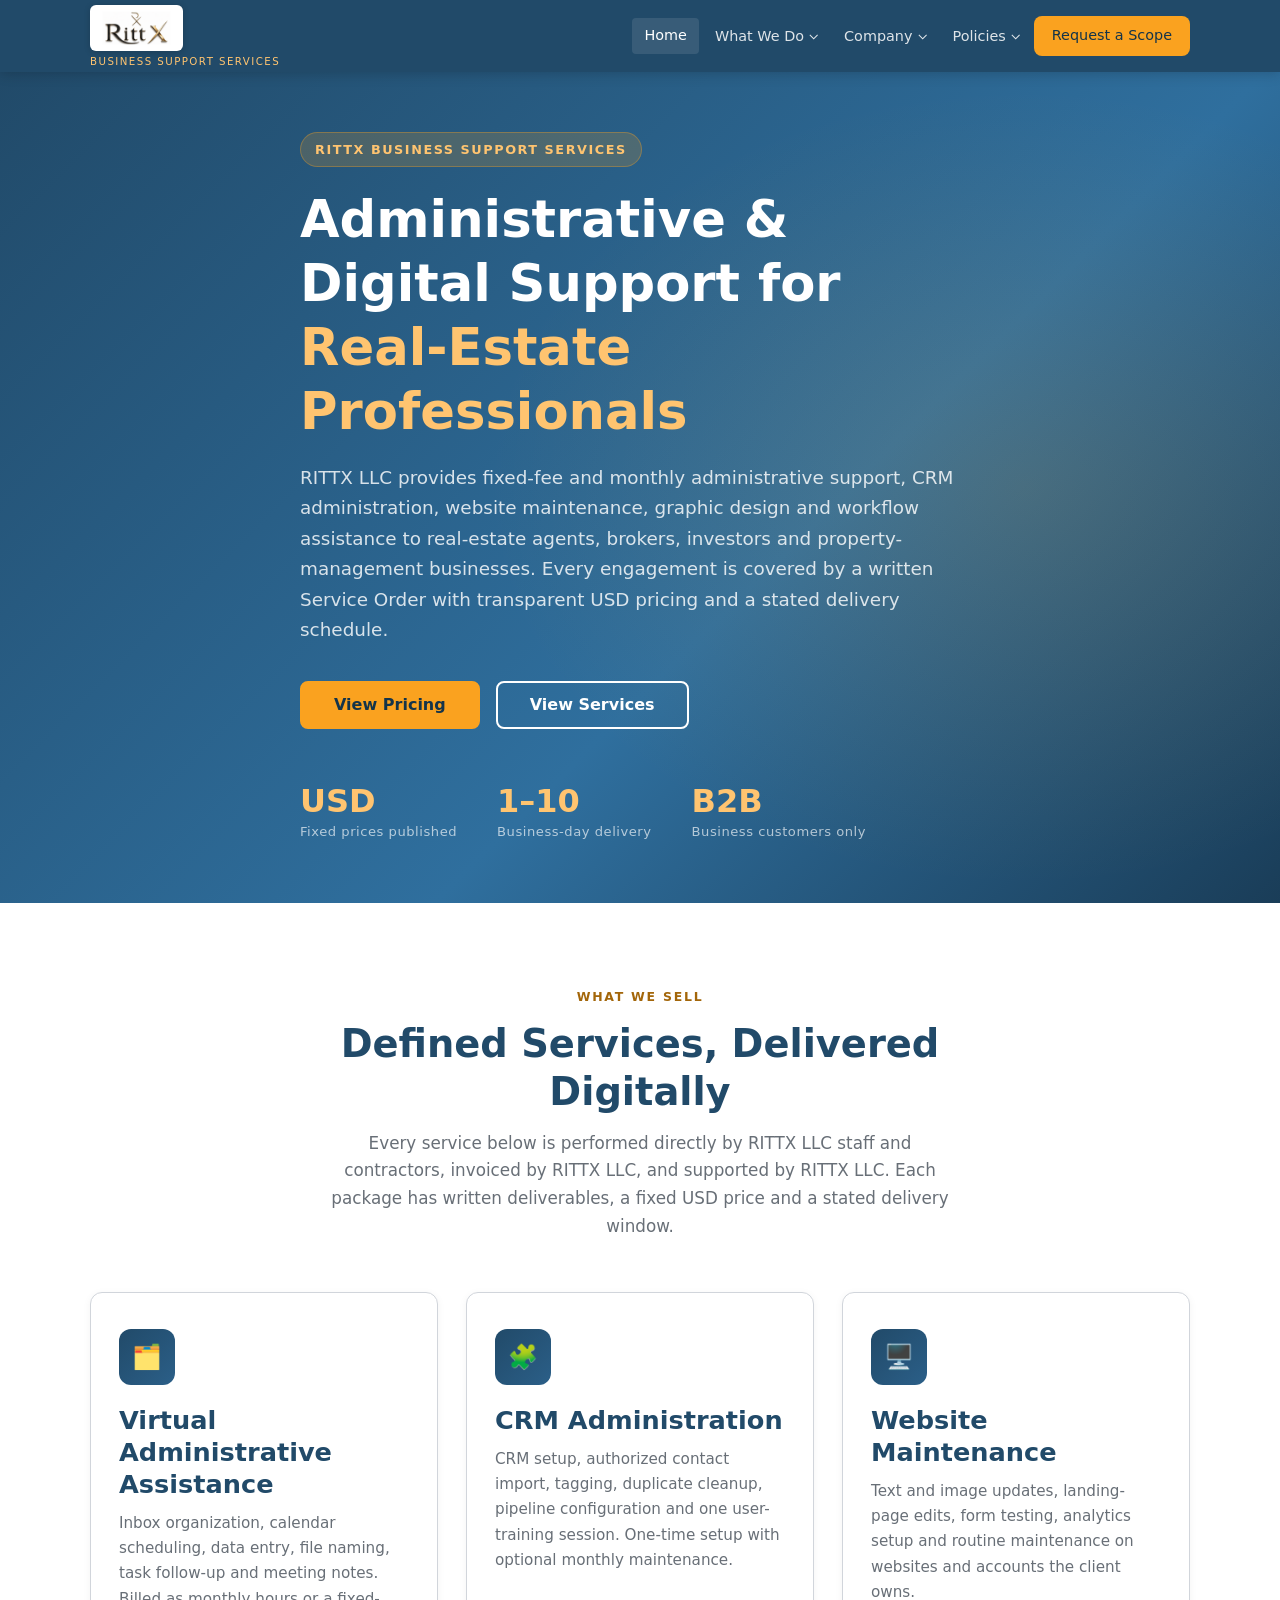
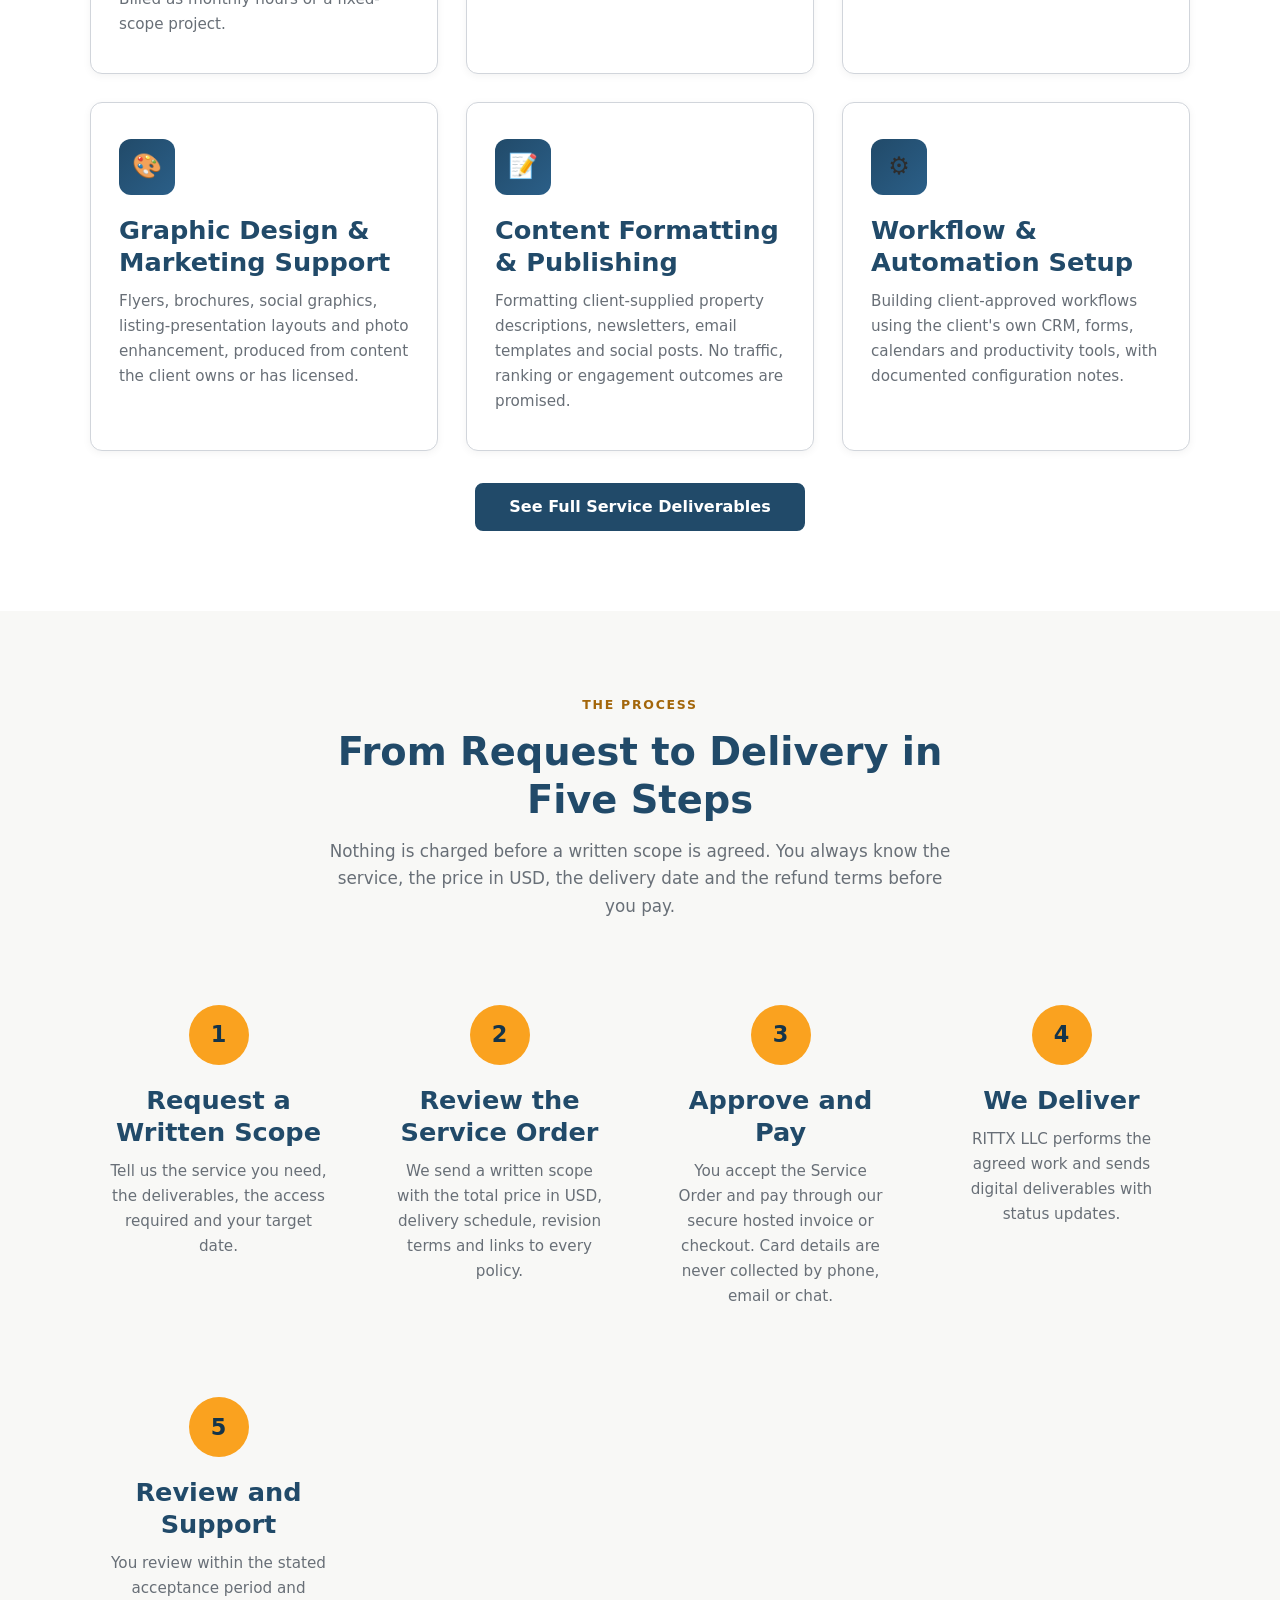
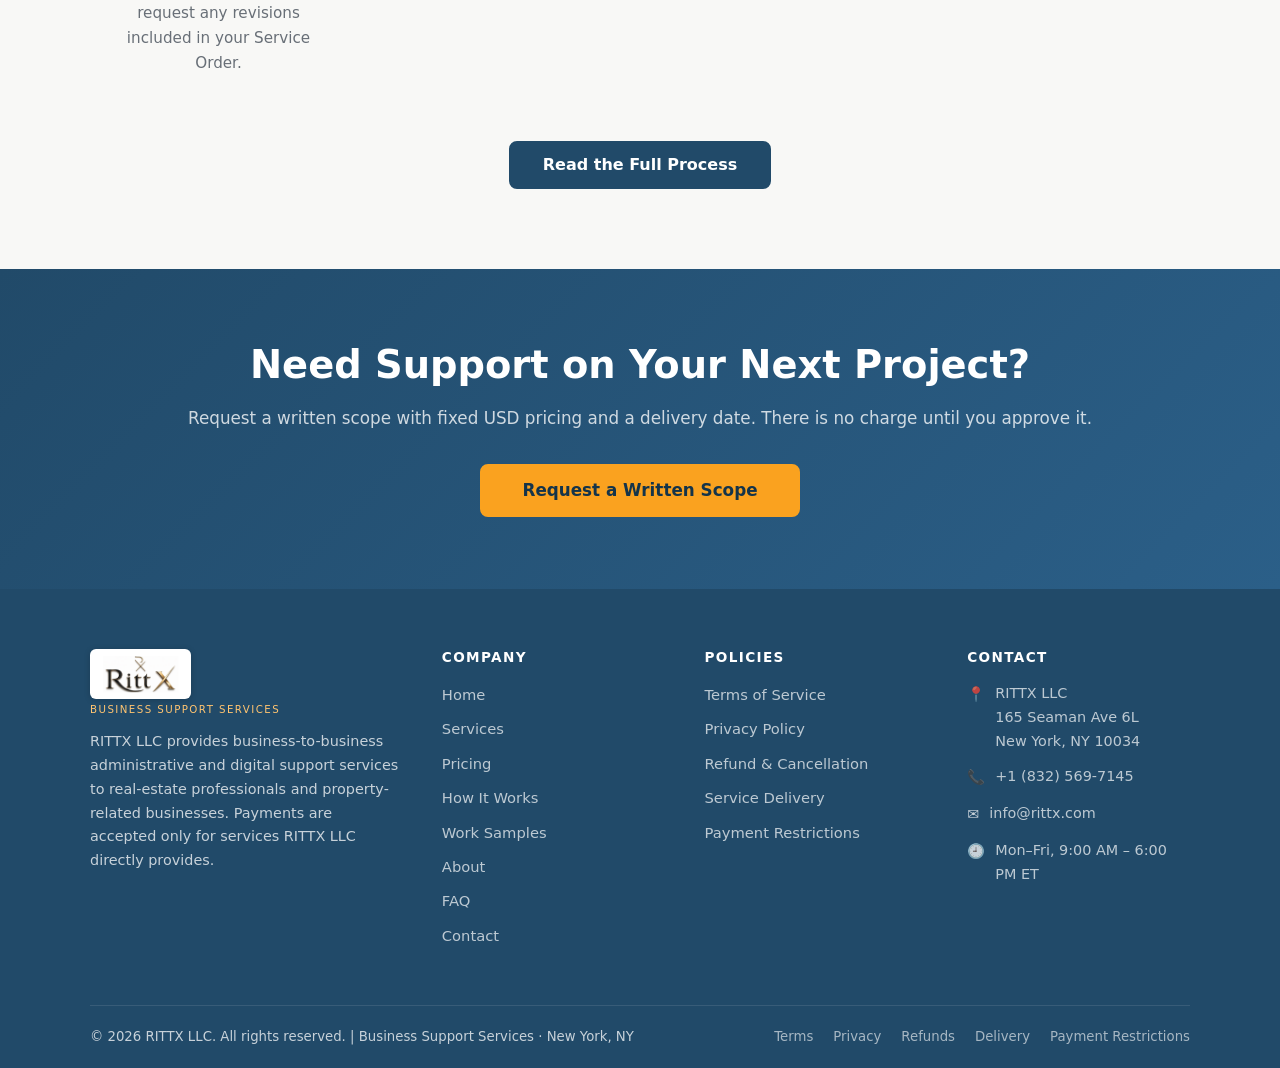
<file: index.html>
<!DOCTYPE html>
<html lang="en">
<head>
  <meta charset="UTF-8" />
  <meta name="viewport" content="width=device-width, initial-scale=1.0" />
  <title>RITTX LLC — Business Support Services for Real-Estate Professionals</title>
  <meta name="description" content="RITTX LLC provides fixed-fee administrative and digital support services to real-estate professionals: virtual admin assistance, CRM administration, website maintenance and marketing design. Prices in USD." />
  <link rel="canonical" href="https://rittx.com/" />
  <meta property="og:type" content="website" />
  <meta property="og:site_name" content="RITTX LLC" />
  <meta property="og:url" content="https://rittx.com/" />
  <meta property="og:title" content="RITTX LLC — Business Support Services for Real-Estate Professionals" />
  <meta property="og:description" content="RITTX LLC provides fixed-fee administrative and digital support services to real-estate professionals: virtual admin assistance, CRM administration, website maintenance and marketing design. Prices in USD." />
  <meta property="og:image" content="https://rittx.com/assets/rittx-wordmark.png" />
  <meta name="twitter:card" content="summary" />
  <meta name="twitter:title" content="RITTX LLC — Business Support Services for Real-Estate Professionals" />
  <meta name="twitter:description" content="RITTX LLC provides fixed-fee administrative and digital support services to real-estate professionals: virtual admin assistance, CRM administration, website maintenance and marketing design. Prices in USD." />
  <meta name="twitter:image" content="https://rittx.com/assets/rittx-wordmark.png" />
  <link rel="icon" type="image/png" href="assets/favicon.png" />
  <link rel="stylesheet" href="style.css?v=2" />
</head>
<body>

<!-- ========== HEADER ========== -->
<header id="site-header">
  <div class="container">
    <div class="header-inner">
      <a href="index.html" class="logo">
        <img src="assets/rittx-wordmark.png" alt="RITTX LLC" class="logo-img" />
        <span class="logo-tagline">Business Support Services</span>
      </a>
      <button class="nav-toggle" aria-label="Toggle navigation" onclick="toggleNav()">
        <span></span><span></span><span></span>
      </button>
      <nav class="main-nav" id="main-nav">
        <a href="index.html" class="active">Home</a>
        <div class="nav-group">
          <button type="button" class="nav-group-btn" aria-expanded="false">What We Do</button>
          <div class="nav-dropdown">
            <a href="services.html">Services</a>
            <a href="pricing.html">Pricing</a>
            <a href="how-it-works.html">How It Works</a>
            <a href="work-samples.html">Work Samples</a>
          </div>
        </div>
        <div class="nav-group">
          <button type="button" class="nav-group-btn" aria-expanded="false">Company</button>
          <div class="nav-dropdown">
            <a href="about.html">About</a>
            <a href="faq.html">FAQ</a>
            <a href="contact.html">Contact</a>
          </div>
        </div>
        <div class="nav-group">
          <button type="button" class="nav-group-btn" aria-expanded="false">Policies</button>
          <div class="nav-dropdown">
            <a href="terms-and-conditions.html">Terms of Service</a>
            <a href="privacy-policy.html">Privacy Policy</a>
            <a href="refund-and-cancellation.html">Refund &amp; Cancellation</a>
            <a href="service-delivery.html">Service Delivery</a>
          </div>
        </div>
        <a href="contact.html" class="nav-cta">Request a Scope</a>
      </nav>
    </div>
  </div>
</header>

<!-- ========== HERO ========== -->
<section class="hero">
  <div class="container">
    <div class="hero-content">
      <span class="hero-eyebrow">RITTX Business Support Services</span>
      <h1>Administrative &amp; Digital Support for <span>Real-Estate Professionals</span></h1>
      <p>RITTX LLC provides fixed-fee and monthly administrative support, CRM administration, website maintenance, graphic design and workflow assistance to real-estate agents, brokers, investors and property-management businesses. Every engagement is covered by a written Service Order with transparent USD pricing and a stated delivery schedule.</p>
      <div class="hero-actions">
        <a href="pricing.html" class="btn btn-primary">View Pricing</a>
        <a href="services.html" class="btn btn-outline">View Services</a>
      </div>
      <div class="hero-stats">
        <div class="hero-stat">
          <strong>USD</strong>
          <span>Fixed prices published</span>
        </div>
        <div class="hero-stat">
          <strong>1–10</strong>
          <span>Business-day delivery</span>
        </div>
        <div class="hero-stat">
          <strong>B2B</strong>
          <span>Business customers only</span>
        </div>
      </div>
    </div>
  </div>
</section>

<!-- ========== WHAT WE DO ========== -->
<section class="section">
  <div class="container">
    <div class="section-header">
      <span class="eyebrow">What We Sell</span>
      <h2>Defined Services, Delivered Digitally</h2>
      <p>Every service below is performed directly by RITTX LLC staff and contractors, invoiced by RITTX LLC, and supported by RITTX LLC. Each package has written deliverables, a fixed USD price and a stated delivery window.</p>
    </div>
    <div class="card-grid">
      <div class="card">
        <div class="card-icon">🗂️</div>
        <h3>Virtual Administrative Assistance</h3>
        <p>Inbox organization, calendar scheduling, data entry, file naming, task follow-up and meeting notes. Billed as monthly hours or a fixed-scope project.</p>
      </div>
      <div class="card">
        <div class="card-icon">🧩</div>
        <h3>CRM Administration</h3>
        <p>CRM setup, authorized contact import, tagging, duplicate cleanup, pipeline configuration and one user-training session. One-time setup with optional monthly maintenance.</p>
      </div>
      <div class="card">
        <div class="card-icon">🖥️</div>
        <h3>Website Maintenance</h3>
        <p>Text and image updates, landing-page edits, form testing, analytics setup and routine maintenance on websites and accounts the client owns.</p>
      </div>
      <div class="card">
        <div class="card-icon">🎨</div>
        <h3>Graphic Design &amp; Marketing Support</h3>
        <p>Flyers, brochures, social graphics, listing-presentation layouts and photo enhancement, produced from content the client owns or has licensed.</p>
      </div>
      <div class="card">
        <div class="card-icon">📝</div>
        <h3>Content Formatting &amp; Publishing</h3>
        <p>Formatting client-supplied property descriptions, newsletters, email templates and social posts. No traffic, ranking or engagement outcomes are promised.</p>
      </div>
      <div class="card">
        <div class="card-icon">⚙️</div>
        <h3>Workflow &amp; Automation Setup</h3>
        <p>Building client-approved workflows using the client's own CRM, forms, calendars and productivity tools, with documented configuration notes.</p>
      </div>
    </div>
    <div class="text-center mt-32">
      <a href="services.html" class="btn btn-navy">See Full Service Deliverables</a>
    </div>
  </div>
</section>

<!-- ========== HOW IT WORKS ========== -->
<section class="section section-alt">
  <div class="container">
    <div class="section-header">
      <span class="eyebrow">The Process</span>
      <h2>From Request to Delivery in Five Steps</h2>
      <p>Nothing is charged before a written scope is agreed. You always know the service, the price in USD, the delivery date and the refund terms before you pay.</p>
    </div>
    <div class="steps-grid">
      <div class="step">
        <div class="step-num">1</div>
        <h3>Request a Written Scope</h3>
        <p>Tell us the service you need, the deliverables, the access required and your target date.</p>
      </div>
      <div class="step">
        <div class="step-num">2</div>
        <h3>Review the Service Order</h3>
        <p>We send a written scope with the total price in USD, delivery schedule, revision terms and links to every policy.</p>
      </div>
      <div class="step">
        <div class="step-num">3</div>
        <h3>Approve and Pay</h3>
        <p>You accept the Service Order and pay through our secure hosted invoice or checkout. Card details are never collected by phone, email or chat.</p>
      </div>
      <div class="step">
        <div class="step-num">4</div>
        <h3>We Deliver</h3>
        <p>RITTX LLC performs the agreed work and sends digital deliverables with status updates.</p>
      </div>
      <div class="step">
        <div class="step-num">5</div>
        <h3>Review and Support</h3>
        <p>You review within the stated acceptance period and request any revisions included in your Service Order.</p>
      </div>
    </div>
    <div class="text-center mt-32">
      <a href="how-it-works.html" class="btn btn-navy">Read the Full Process</a>
    </div>
  </div>
</section>

<!-- ========== CTA ========== -->
<section class="cta-banner">
  <div class="container">
    <h2>Need Support on Your Next Project?</h2>
    <p>Request a written scope with fixed USD pricing and a delivery date. There is no charge until you approve it.</p>
    <a href="contact.html" class="btn btn-primary">Request a Written Scope</a>
  </div>
</section>

<!-- ========== FOOTER ========== -->
<footer id="site-footer">
  <div class="container">
    <div class="footer-grid">
      <div class="footer-brand">
        <a href="index.html" class="logo">
          <img src="assets/rittx-wordmark.png" alt="RITTX LLC" class="logo-img" />
          <span class="logo-tagline">Business Support Services</span>
        </a>
        <p>RITTX LLC provides business-to-business administrative and digital support services to real-estate professionals and property-related businesses. Payments are accepted only for services RITTX LLC directly provides.</p>
      </div>
      <div class="footer-col">
        <h4>Company</h4>
        <ul>
          <li><a href="index.html">Home</a></li>
          <li><a href="services.html">Services</a></li>
          <li><a href="pricing.html">Pricing</a></li>
          <li><a href="how-it-works.html">How It Works</a></li>
          <li><a href="work-samples.html">Work Samples</a></li>
          <li><a href="about.html">About</a></li>
          <li><a href="faq.html">FAQ</a></li>
          <li><a href="contact.html">Contact</a></li>
        </ul>
      </div>
      <div class="footer-col">
        <h4>Policies</h4>
        <ul>
          <li><a href="terms-and-conditions.html">Terms of Service</a></li>
          <li><a href="privacy-policy.html">Privacy Policy</a></li>
          <li><a href="refund-and-cancellation.html">Refund &amp; Cancellation</a></li>
          <li><a href="service-delivery.html">Service Delivery</a></li>
          <li><a href="payment-restrictions.html">Payment Restrictions</a></li>
        </ul>
      </div>
      <div class="footer-col">
        <h4>Contact</h4>
        <div class="footer-contact-item">
          <span>📍</span>
          <p>RITTX LLC<br>165 Seaman Ave 6L<br>New York, NY 10034</p>
        </div>
        <div class="footer-contact-item">
          <span>📞</span>
          <a href="tel:+18325697145">+1 (832) 569-7145</a>
        </div>
        <div class="footer-contact-item">
          <span>✉️</span>
          <a href="mailto:info@rittx.com">info@rittx.com</a>
        </div>
        <div class="footer-contact-item">
          <span>🕘</span>
          <p>Mon–Fri, 9:00 AM – 6:00 PM ET</p>
        </div>
      </div>
    </div>
    <div class="footer-bottom">
      <p>© 2026 RITTX LLC. All rights reserved. | Business Support Services · New York, NY</p>
      <div class="footer-legal-links">
        <a href="terms-and-conditions.html">Terms</a>
        <a href="privacy-policy.html">Privacy</a>
        <a href="refund-and-cancellation.html">Refunds</a>
        <a href="service-delivery.html">Delivery</a>
        <a href="payment-restrictions.html">Payment Restrictions</a>
      </div>
    </div>
  </div>
</footer>

<script>
  function toggleNav() {
    document.getElementById('main-nav').classList.toggle('open');
  }

  // Dropdowns: hover opens them on desktop via CSS; this handles tap/click,
  // which is the only way they open inside the mobile sheet.
  (function () {
    var groups = Array.prototype.slice.call(document.querySelectorAll('.nav-group'));

    groups.forEach(function (group) {
      var btn = group.querySelector('.nav-group-btn');
      if (!btn) return;
      btn.addEventListener('click', function (e) {
        e.stopPropagation();
        var wasOpen = group.classList.contains('open');
        groups.forEach(function (g) { g.classList.remove('open'); });
        groups.forEach(function (g) {
          var b = g.querySelector('.nav-group-btn');
          if (b) b.setAttribute('aria-expanded', 'false');
        });
        if (!wasOpen) {
          group.classList.add('open');
          btn.setAttribute('aria-expanded', 'true');
        }
      });
    });

    document.addEventListener('click', function () {
      groups.forEach(function (g) {
        g.classList.remove('open');
        var b = g.querySelector('.nav-group-btn');
        if (b) b.setAttribute('aria-expanded', 'false');
      });
    });

    document.addEventListener('keydown', function (e) {
      if (e.key !== 'Escape') return;
      groups.forEach(function (g) {
        g.classList.remove('open');
        var b = g.querySelector('.nav-group-btn');
        if (b) b.setAttribute('aria-expanded', 'false');
      });
    });
  })();
</script>
</body>
</html>
</file>
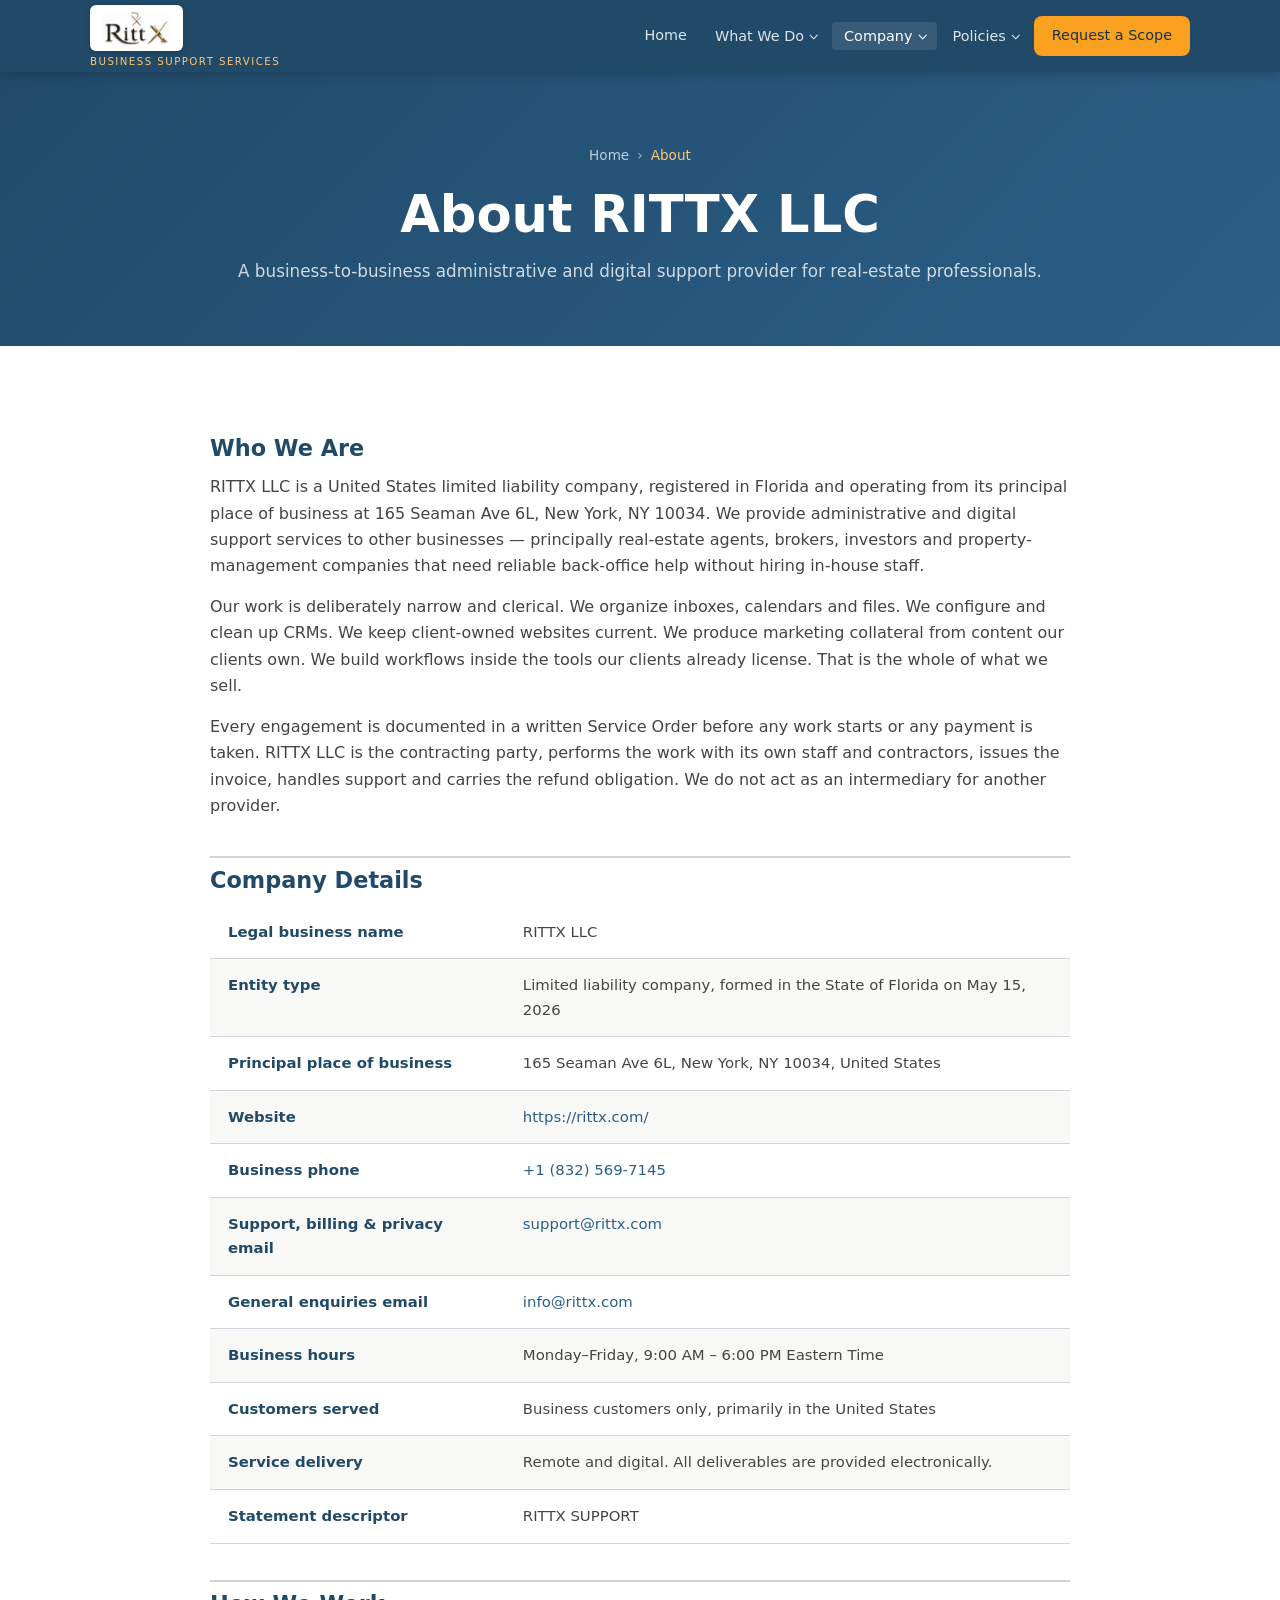
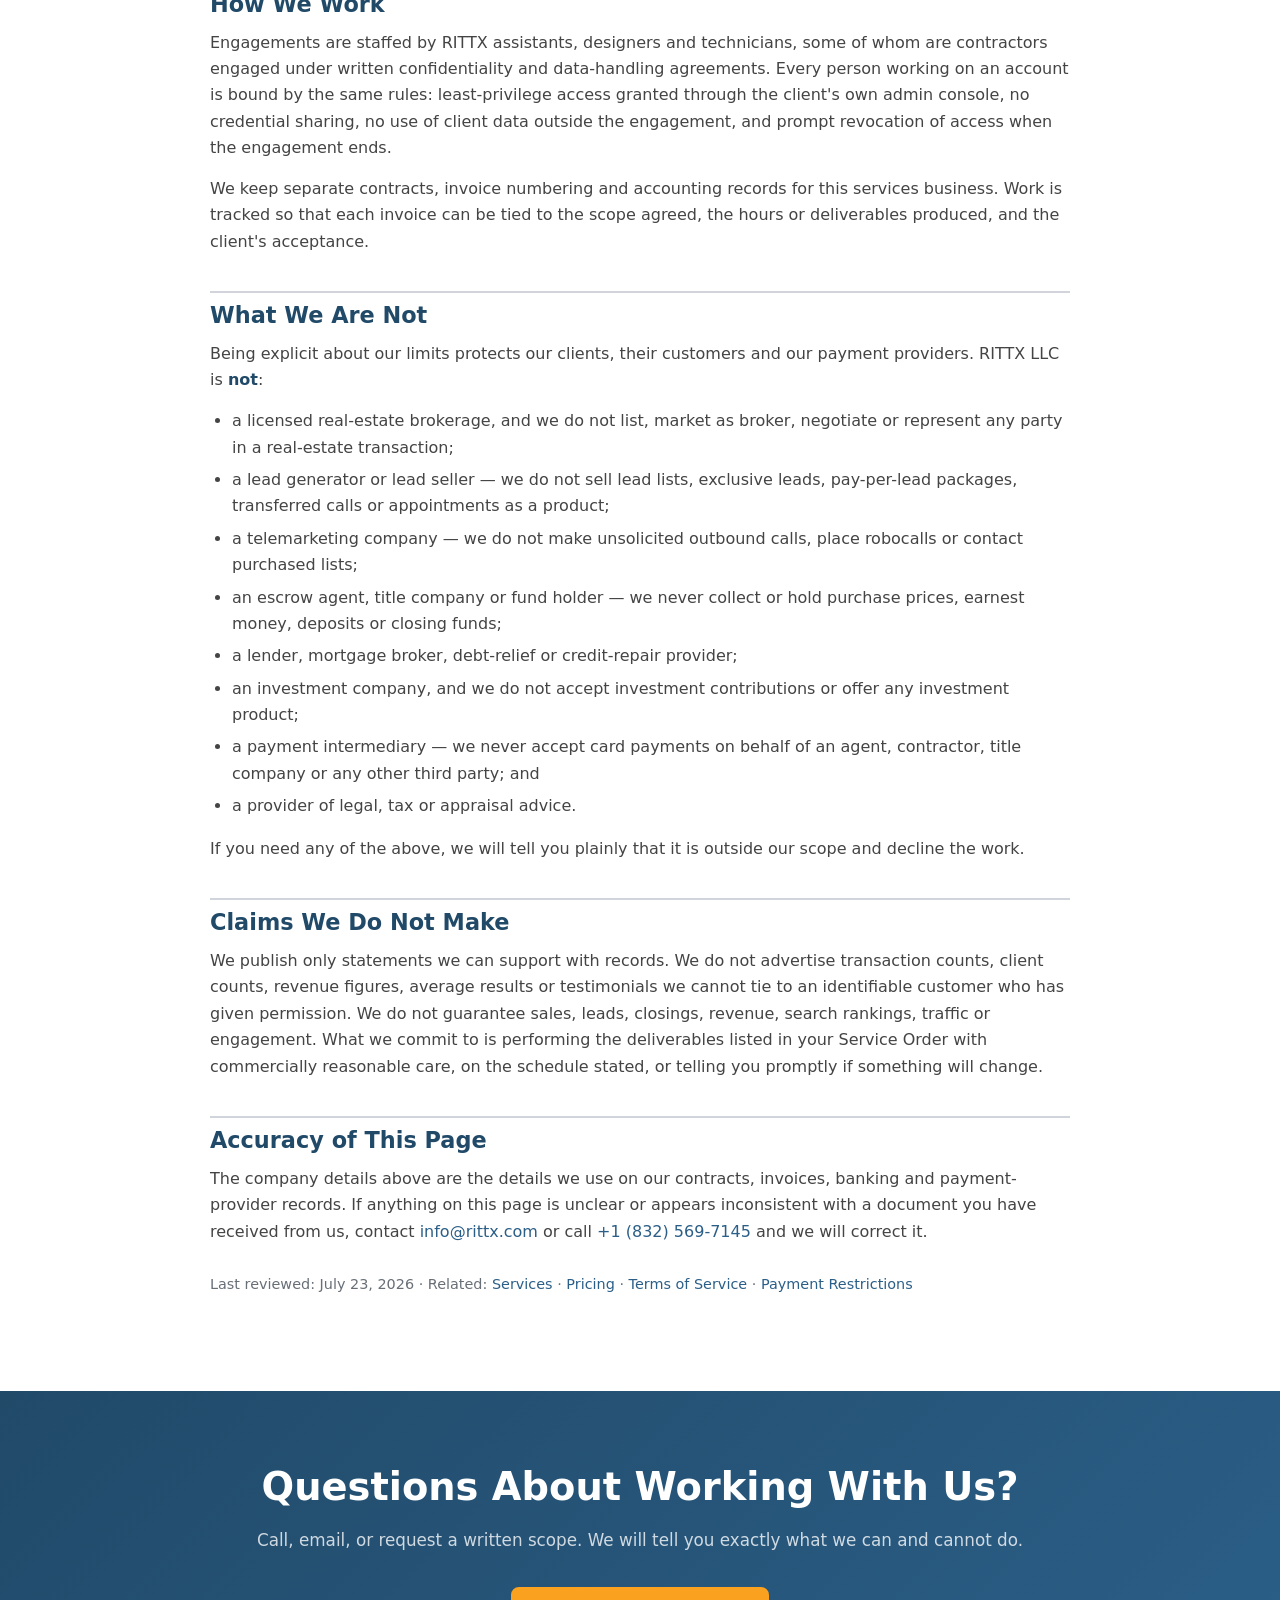
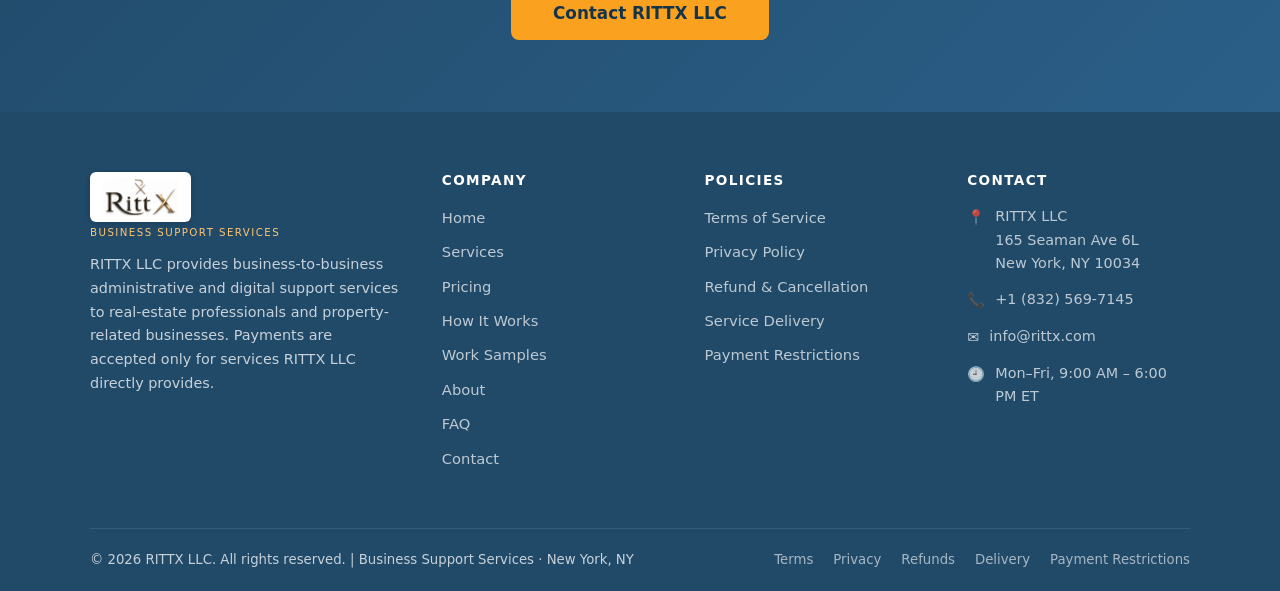
<file: about.html>
<!DOCTYPE html>
<html lang="en">
<head>
  <meta charset="UTF-8" />
  <meta name="viewport" content="width=device-width, initial-scale=1.0" />
  <title>About — RITTX LLC Business Support Services</title>
  <meta name="description" content="Who RITTX LLC is: legal identity, business address, what our team does, the boundaries we operate within, and the claims we deliberately do not make." />
  <link rel="canonical" href="https://rittx.com/about.html" />
  <meta property="og:type" content="website" />
  <meta property="og:site_name" content="RITTX LLC" />
  <meta property="og:url" content="https://rittx.com/about.html" />
  <meta property="og:title" content="About — RITTX LLC Business Support Services" />
  <meta property="og:description" content="Who RITTX LLC is: legal identity, business address, what our team does, the boundaries we operate within, and the claims we deliberately do not make." />
  <meta property="og:image" content="https://rittx.com/assets/rittx-wordmark.png" />
  <meta name="twitter:card" content="summary" />
  <meta name="twitter:title" content="About — RITTX LLC Business Support Services" />
  <meta name="twitter:description" content="Who RITTX LLC is: legal identity, business address, what our team does, the boundaries we operate within, and the claims we deliberately do not make." />
  <meta name="twitter:image" content="https://rittx.com/assets/rittx-wordmark.png" />
  <link rel="icon" type="image/png" href="assets/favicon.png" />
  <link rel="stylesheet" href="style.css?v=2" />
</head>
<body>

<!-- ========== HEADER ========== -->
<header id="site-header">
  <div class="container">
    <div class="header-inner">
      <a href="index.html" class="logo">
        <img src="assets/rittx-wordmark.png" alt="RITTX LLC" class="logo-img" />
        <span class="logo-tagline">Business Support Services</span>
      </a>
      <button class="nav-toggle" aria-label="Toggle navigation" onclick="toggleNav()">
        <span></span><span></span><span></span>
      </button>
      <nav class="main-nav" id="main-nav">
        <a href="index.html">Home</a>
        <div class="nav-group">
          <button type="button" class="nav-group-btn" aria-expanded="false">What We Do</button>
          <div class="nav-dropdown">
            <a href="services.html">Services</a>
            <a href="pricing.html">Pricing</a>
            <a href="how-it-works.html">How It Works</a>
            <a href="work-samples.html">Work Samples</a>
          </div>
        </div>
        <div class="nav-group">
          <button type="button" class="nav-group-btn active" aria-expanded="false">Company</button>
          <div class="nav-dropdown">
            <a href="about.html" class="active">About</a>
            <a href="faq.html">FAQ</a>
            <a href="contact.html">Contact</a>
          </div>
        </div>
        <div class="nav-group">
          <button type="button" class="nav-group-btn" aria-expanded="false">Policies</button>
          <div class="nav-dropdown">
            <a href="terms-and-conditions.html">Terms of Service</a>
            <a href="privacy-policy.html">Privacy Policy</a>
            <a href="refund-and-cancellation.html">Refund &amp; Cancellation</a>
            <a href="service-delivery.html">Service Delivery</a>
          </div>
        </div>
        <a href="contact.html" class="nav-cta">Request a Scope</a>
      </nav>
    </div>
  </div>
</header>

<!-- ========== PAGE HERO ========== -->
<section class="page-hero">
  <div class="container">
    <div class="breadcrumb">
      <a href="index.html">Home</a> › <span>About</span>
    </div>
    <h1>About RITTX LLC</h1>
    <p>A business-to-business administrative and digital support provider for real-estate professionals.</p>
  </div>
</section>

<!-- ========== WHO WE ARE ========== -->
<section class="section">
  <div class="container">
    <div class="legal-content">
      <h2>Who We Are</h2>
      <p>RITTX LLC is a United States limited liability company, registered in Florida and operating from its principal place of business at 165 Seaman Ave 6L, New York, NY 10034. We provide administrative and digital support services to other businesses — principally real-estate agents, brokers, investors and property-management companies that need reliable back-office help without hiring in-house staff.</p>
      <p>Our work is deliberately narrow and clerical. We organize inboxes, calendars and files. We configure and clean up CRMs. We keep client-owned websites current. We produce marketing collateral from content our clients own. We build workflows inside the tools our clients already license. That is the whole of what we sell.</p>
      <p>Every engagement is documented in a written Service Order before any work starts or any payment is taken. RITTX LLC is the contracting party, performs the work with its own staff and contractors, issues the invoice, handles support and carries the refund obligation. We do not act as an intermediary for another provider.</p>

      <h2>Company Details</h2>
      <div class="data-table-wrap">
        <table class="data-table">
          <tbody>
            <tr>
              <td>Legal business name</td>
              <td>RITTX LLC</td>
            </tr>
            <tr>
              <td>Entity type</td>
              <td>Limited liability company, formed in the State of Florida on May 15, 2026</td>
            </tr>
            <tr>
              <td>Principal place of business</td>
              <td>165 Seaman Ave 6L, New York, NY 10034, United States</td>
            </tr>
            <tr>
              <td>Website</td>
              <td><a href="https://rittx.com/">https://rittx.com/</a></td>
            </tr>
            <tr>
              <td>Business phone</td>
              <td><a href="tel:+18325697145">+1 (832) 569-7145</a></td>
            </tr>
            <tr>
              <td>Support, billing &amp; privacy email</td>
              <td><a href="mailto:support@rittx.com">support@rittx.com</a></td>
            </tr>
            <tr>
              <td>General enquiries email</td>
              <td><a href="mailto:info@rittx.com">info@rittx.com</a></td>
            </tr>
            <tr>
              <td>Business hours</td>
              <td>Monday–Friday, 9:00 AM – 6:00 PM Eastern Time</td>
            </tr>
            <tr>
              <td>Customers served</td>
              <td>Business customers only, primarily in the United States</td>
            </tr>
            <tr>
              <td>Service delivery</td>
              <td>Remote and digital. All deliverables are provided electronically.</td>
            </tr>
            <tr>
              <td>Statement descriptor</td>
              <td>RITTX SUPPORT</td>
            </tr>
          </tbody>
        </table>
      </div>

      <h2>How We Work</h2>
      <p>Engagements are staffed by RITTX assistants, designers and technicians, some of whom are contractors engaged under written confidentiality and data-handling agreements. Every person working on an account is bound by the same rules: least-privilege access granted through the client's own admin console, no credential sharing, no use of client data outside the engagement, and prompt revocation of access when the engagement ends.</p>
      <p>We keep separate contracts, invoice numbering and accounting records for this services business. Work is tracked so that each invoice can be tied to the scope agreed, the hours or deliverables produced, and the client's acceptance.</p>

      <h2>What We Are Not</h2>
      <p>Being explicit about our limits protects our clients, their customers and our payment providers. RITTX LLC is <strong>not</strong>:</p>
      <ul>
        <li>a licensed real-estate brokerage, and we do not list, market as broker, negotiate or represent any party in a real-estate transaction;</li>
        <li>a lead generator or lead seller — we do not sell lead lists, exclusive leads, pay-per-lead packages, transferred calls or appointments as a product;</li>
        <li>a telemarketing company — we do not make unsolicited outbound calls, place robocalls or contact purchased lists;</li>
        <li>an escrow agent, title company or fund holder — we never collect or hold purchase prices, earnest money, deposits or closing funds;</li>
        <li>a lender, mortgage broker, debt-relief or credit-repair provider;</li>
        <li>an investment company, and we do not accept investment contributions or offer any investment product;</li>
        <li>a payment intermediary — we never accept card payments on behalf of an agent, contractor, title company or any other third party; and</li>
        <li>a provider of legal, tax or appraisal advice.</li>
      </ul>
      <p>If you need any of the above, we will tell you plainly that it is outside our scope and decline the work.</p>

      <h2>Claims We Do Not Make</h2>
      <p>We publish only statements we can support with records. We do not advertise transaction counts, client counts, revenue figures, average results or testimonials we cannot tie to an identifiable customer who has given permission. We do not guarantee sales, leads, closings, revenue, search rankings, traffic or engagement. What we commit to is performing the deliverables listed in your Service Order with commercially reasonable care, on the schedule stated, or telling you promptly if something will change.</p>

      <h2>Accuracy of This Page</h2>
      <p>The company details above are the details we use on our contracts, invoices, banking and payment-provider records. If anything on this page is unclear or appears inconsistent with a document you have received from us, contact <a href="mailto:info@rittx.com">info@rittx.com</a> or call <a href="tel:+18325697145">+1 (832) 569-7145</a> and we will correct it.</p>

      <p style="font-size:0.9rem;color:var(--gray);margin-top:28px;">Last reviewed: July 23, 2026 · Related: <a href="services.html">Services</a> · <a href="pricing.html">Pricing</a> · <a href="terms-and-conditions.html">Terms of Service</a> · <a href="payment-restrictions.html">Payment Restrictions</a></p>
    </div>
  </div>
</section>

<!-- ========== CTA ========== -->
<section class="cta-banner">
  <div class="container">
    <h2>Questions About Working With Us?</h2>
    <p>Call, email, or request a written scope. We will tell you exactly what we can and cannot do.</p>
    <a href="contact.html" class="btn btn-primary">Contact RITTX LLC</a>
  </div>
</section>

<!-- ========== FOOTER ========== -->
<footer id="site-footer">
  <div class="container">
    <div class="footer-grid">
      <div class="footer-brand">
        <a href="index.html" class="logo">
          <img src="assets/rittx-wordmark.png" alt="RITTX LLC" class="logo-img" />
          <span class="logo-tagline">Business Support Services</span>
        </a>
        <p>RITTX LLC provides business-to-business administrative and digital support services to real-estate professionals and property-related businesses. Payments are accepted only for services RITTX LLC directly provides.</p>
      </div>
      <div class="footer-col">
        <h4>Company</h4>
        <ul>
          <li><a href="index.html">Home</a></li>
          <li><a href="services.html">Services</a></li>
          <li><a href="pricing.html">Pricing</a></li>
          <li><a href="how-it-works.html">How It Works</a></li>
          <li><a href="work-samples.html">Work Samples</a></li>
          <li><a href="about.html">About</a></li>
          <li><a href="faq.html">FAQ</a></li>
          <li><a href="contact.html">Contact</a></li>
        </ul>
      </div>
      <div class="footer-col">
        <h4>Policies</h4>
        <ul>
          <li><a href="terms-and-conditions.html">Terms of Service</a></li>
          <li><a href="privacy-policy.html">Privacy Policy</a></li>
          <li><a href="refund-and-cancellation.html">Refund &amp; Cancellation</a></li>
          <li><a href="service-delivery.html">Service Delivery</a></li>
          <li><a href="payment-restrictions.html">Payment Restrictions</a></li>
        </ul>
      </div>
      <div class="footer-col">
        <h4>Contact</h4>
        <div class="footer-contact-item">
          <span>📍</span>
          <p>RITTX LLC<br>165 Seaman Ave 6L<br>New York, NY 10034</p>
        </div>
        <div class="footer-contact-item">
          <span>📞</span>
          <a href="tel:+18325697145">+1 (832) 569-7145</a>
        </div>
        <div class="footer-contact-item">
          <span>✉️</span>
          <a href="mailto:info@rittx.com">info@rittx.com</a>
        </div>
        <div class="footer-contact-item">
          <span>🕘</span>
          <p>Mon–Fri, 9:00 AM – 6:00 PM ET</p>
        </div>
      </div>
    </div>
    <div class="footer-bottom">
      <p>© 2026 RITTX LLC. All rights reserved. | Business Support Services · New York, NY</p>
      <div class="footer-legal-links">
        <a href="terms-and-conditions.html">Terms</a>
        <a href="privacy-policy.html">Privacy</a>
        <a href="refund-and-cancellation.html">Refunds</a>
        <a href="service-delivery.html">Delivery</a>
        <a href="payment-restrictions.html">Payment Restrictions</a>
      </div>
    </div>
  </div>
</footer>

<script>
  function toggleNav() {
    document.getElementById('main-nav').classList.toggle('open');
  }

  // Dropdowns: hover opens them on desktop via CSS; this handles tap/click,
  // which is the only way they open inside the mobile sheet.
  (function () {
    var groups = Array.prototype.slice.call(document.querySelectorAll('.nav-group'));

    groups.forEach(function (group) {
      var btn = group.querySelector('.nav-group-btn');
      if (!btn) return;
      btn.addEventListener('click', function (e) {
        e.stopPropagation();
        var wasOpen = group.classList.contains('open');
        groups.forEach(function (g) { g.classList.remove('open'); });
        groups.forEach(function (g) {
          var b = g.querySelector('.nav-group-btn');
          if (b) b.setAttribute('aria-expanded', 'false');
        });
        if (!wasOpen) {
          group.classList.add('open');
          btn.setAttribute('aria-expanded', 'true');
        }
      });
    });

    document.addEventListener('click', function () {
      groups.forEach(function (g) {
        g.classList.remove('open');
        var b = g.querySelector('.nav-group-btn');
        if (b) b.setAttribute('aria-expanded', 'false');
      });
    });

    document.addEventListener('keydown', function (e) {
      if (e.key !== 'Escape') return;
      groups.forEach(function (g) {
        g.classList.remove('open');
        var b = g.querySelector('.nav-group-btn');
        if (b) b.setAttribute('aria-expanded', 'false');
      });
    });
  })();
</script>
</body>
</html>
</file>
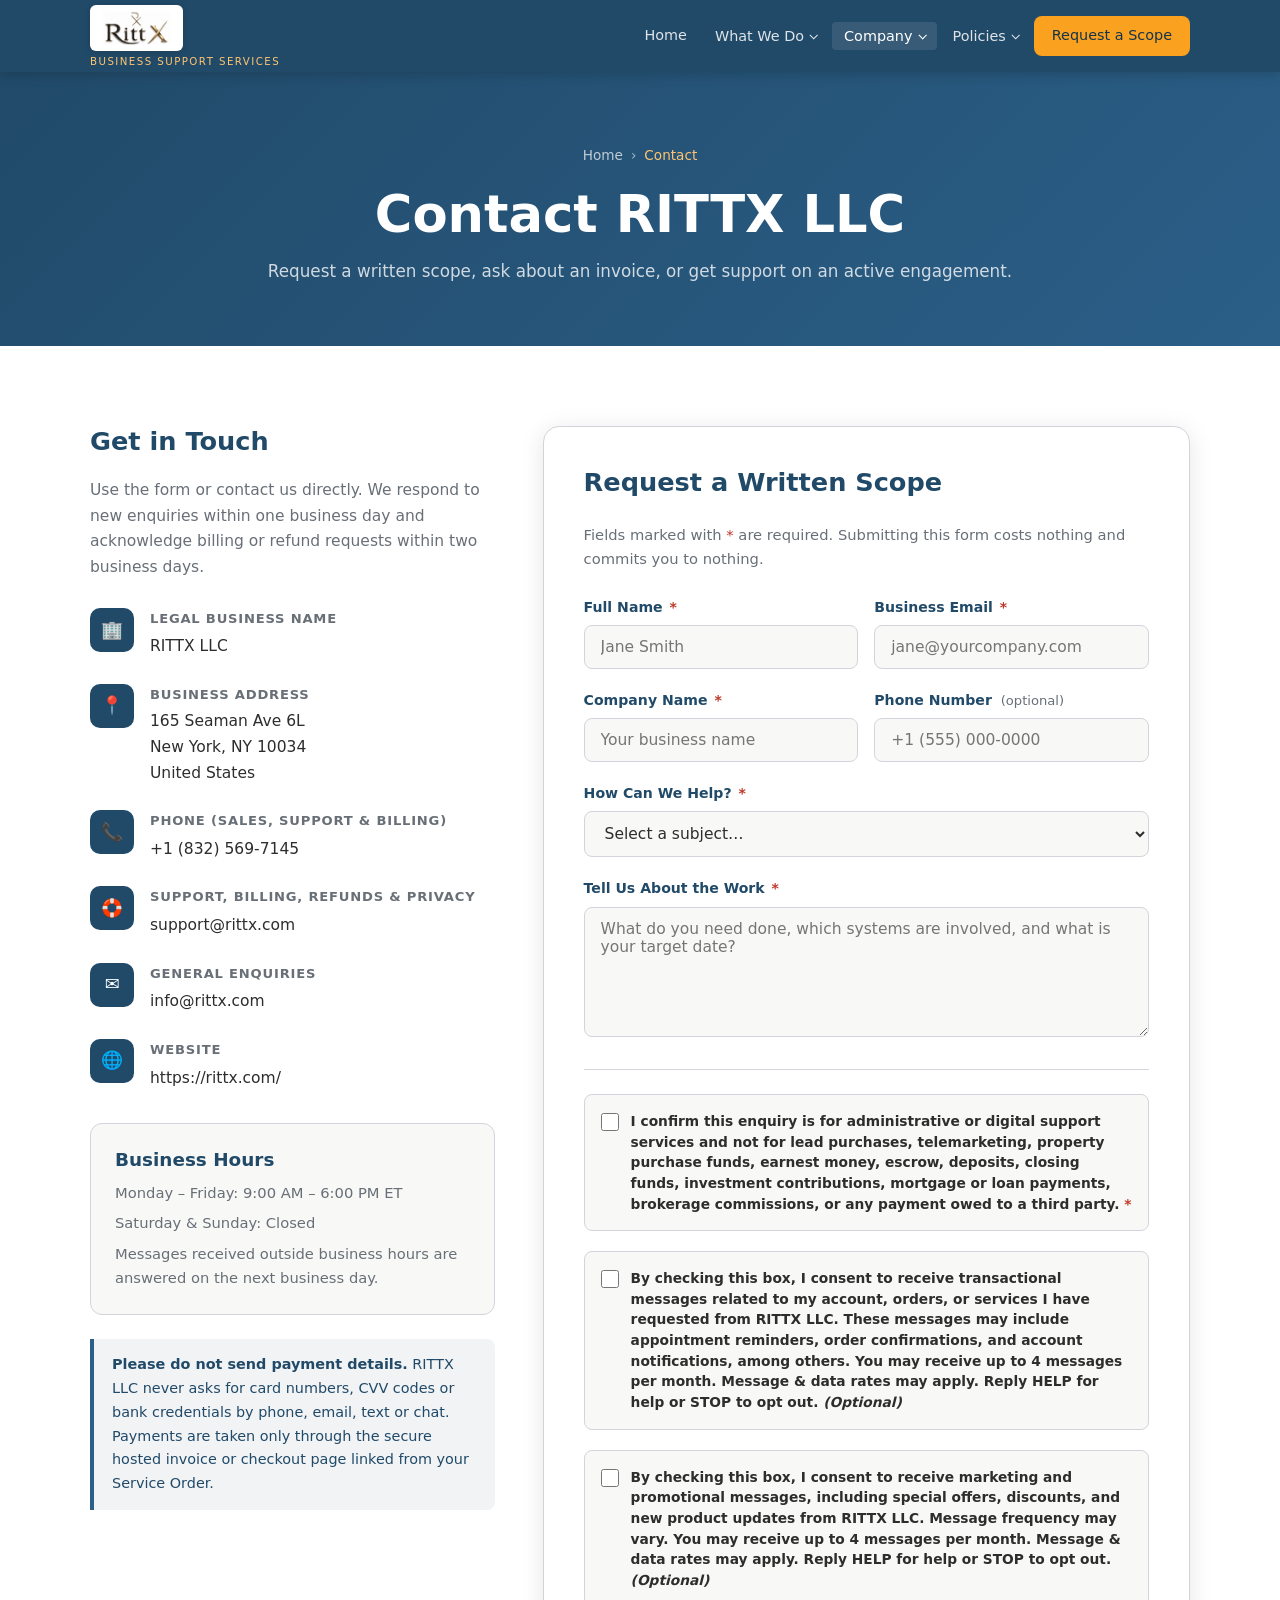
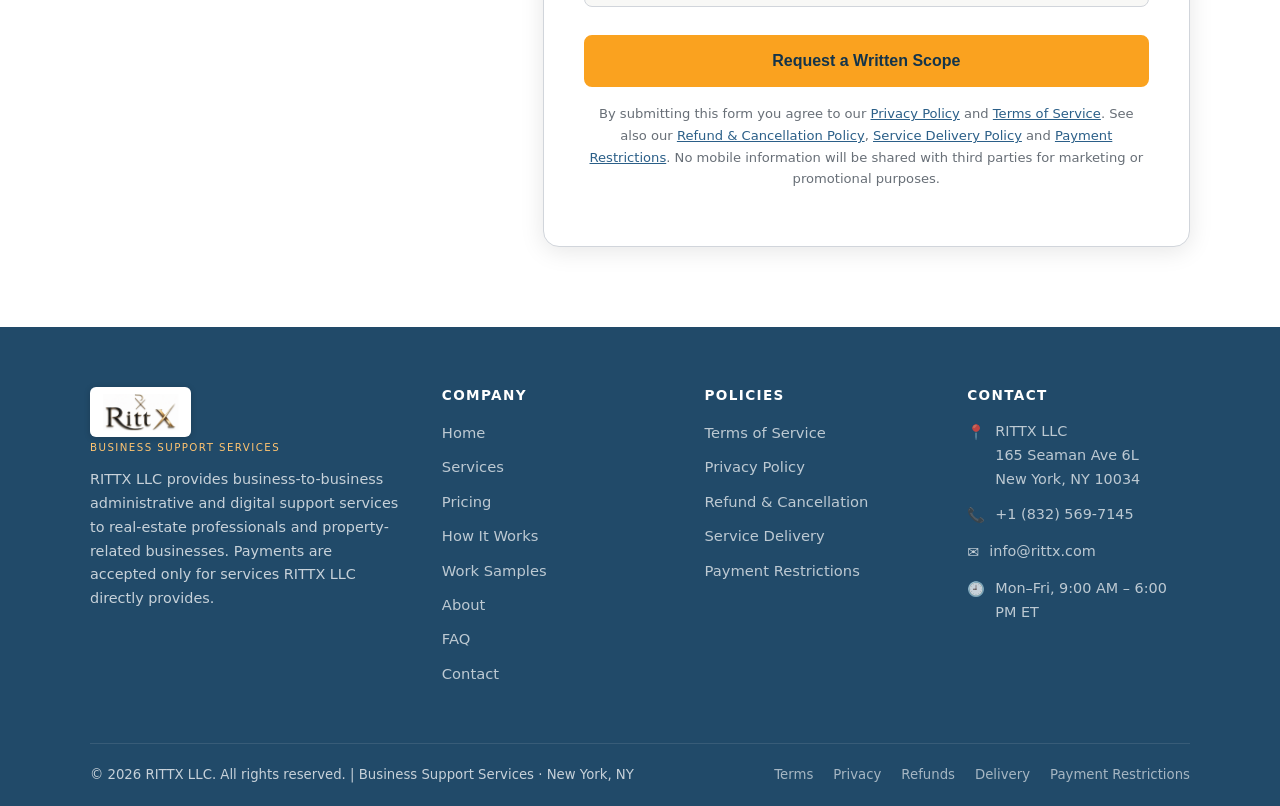
<file: contact.html>
<!DOCTYPE html>
<html lang="en">
<head>
  <meta charset="UTF-8" />
  <meta name="viewport" content="width=device-width, initial-scale=1.0" />
  <title>Contact — RITTX LLC Business Support Services</title>
  <meta name="description" content="Contact RITTX LLC to request a written service scope, ask a billing question or get support. Phone, email, business address and business hours." />
  <link rel="canonical" href="https://rittx.com/contact.html" />
  <meta property="og:type" content="website" />
  <meta property="og:site_name" content="RITTX LLC" />
  <meta property="og:url" content="https://rittx.com/contact.html" />
  <meta property="og:title" content="Contact — RITTX LLC Business Support Services" />
  <meta property="og:description" content="Contact RITTX LLC to request a written service scope, ask a billing question or get support. Phone, email, business address and business hours." />
  <meta property="og:image" content="https://rittx.com/assets/rittx-wordmark.png" />
  <meta name="twitter:card" content="summary" />
  <meta name="twitter:title" content="Contact — RITTX LLC Business Support Services" />
  <meta name="twitter:description" content="Contact RITTX LLC to request a written service scope, ask a billing question or get support. Phone, email, business address and business hours." />
  <meta name="twitter:image" content="https://rittx.com/assets/rittx-wordmark.png" />
  <link rel="icon" type="image/png" href="assets/favicon.png" />
  <link rel="stylesheet" href="style.css?v=2" />
</head>
<body>

<!-- ========== HEADER ========== -->
<header id="site-header">
  <div class="container">
    <div class="header-inner">
      <a href="index.html" class="logo">
        <img src="assets/rittx-wordmark.png" alt="RITTX LLC" class="logo-img" />
        <span class="logo-tagline">Business Support Services</span>
      </a>
      <button class="nav-toggle" aria-label="Toggle navigation" onclick="toggleNav()">
        <span></span><span></span><span></span>
      </button>
      <nav class="main-nav" id="main-nav">
        <a href="index.html">Home</a>
        <div class="nav-group">
          <button type="button" class="nav-group-btn" aria-expanded="false">What We Do</button>
          <div class="nav-dropdown">
            <a href="services.html">Services</a>
            <a href="pricing.html">Pricing</a>
            <a href="how-it-works.html">How It Works</a>
            <a href="work-samples.html">Work Samples</a>
          </div>
        </div>
        <div class="nav-group">
          <button type="button" class="nav-group-btn active" aria-expanded="false">Company</button>
          <div class="nav-dropdown">
            <a href="about.html">About</a>
            <a href="faq.html">FAQ</a>
            <a href="contact.html" class="active">Contact</a>
          </div>
        </div>
        <div class="nav-group">
          <button type="button" class="nav-group-btn" aria-expanded="false">Policies</button>
          <div class="nav-dropdown">
            <a href="terms-and-conditions.html">Terms of Service</a>
            <a href="privacy-policy.html">Privacy Policy</a>
            <a href="refund-and-cancellation.html">Refund &amp; Cancellation</a>
            <a href="service-delivery.html">Service Delivery</a>
          </div>
        </div>
        <a href="contact.html" class="nav-cta">Request a Scope</a>
      </nav>
    </div>
  </div>
</header>

<!-- ========== PAGE HERO ========== -->
<section class="page-hero">
  <div class="container">
    <div class="breadcrumb">
      <a href="index.html">Home</a> › <span>Contact</span>
    </div>
    <h1>Contact RITTX LLC</h1>
    <p>Request a written scope, ask about an invoice, or get support on an active engagement.</p>
  </div>
</section>

<!-- ========== CONTACT SECTION ========== -->
<section class="section">
  <div class="container">
    <div class="contact-grid">

      <!-- ---- Contact Info ---- -->
      <div class="contact-info">
        <h3>Get in Touch</h3>
        <p style="color:var(--gray);font-size:0.97rem;margin-bottom:28px;">Use the form or contact us directly. We respond to new enquiries within one business day and acknowledge billing or refund requests within two business days.</p>

        <div class="contact-item">
          <div class="contact-item-icon">🏢</div>
          <div class="contact-item-text">
            <strong>Legal Business Name</strong>
            <p>RITTX LLC</p>
          </div>
        </div>

        <div class="contact-item">
          <div class="contact-item-icon">📍</div>
          <div class="contact-item-text">
            <strong>Business Address</strong>
            <p>165 Seaman Ave 6L<br>New York, NY 10034<br>United States</p>
          </div>
        </div>

        <div class="contact-item">
          <div class="contact-item-icon">📞</div>
          <div class="contact-item-text">
            <strong>Phone (sales, support &amp; billing)</strong>
            <a href="tel:+18325697145">+1 (832) 569-7145</a>
          </div>
        </div>

        <div class="contact-item">
          <div class="contact-item-icon">🛟</div>
          <div class="contact-item-text">
            <strong>Support, billing, refunds &amp; privacy</strong>
            <a href="mailto:support@rittx.com">support@rittx.com</a>
          </div>
        </div>

        <div class="contact-item">
          <div class="contact-item-icon">✉️</div>
          <div class="contact-item-text">
            <strong>General enquiries</strong>
            <a href="mailto:info@rittx.com">info@rittx.com</a>
          </div>
        </div>

        <div class="contact-item">
          <div class="contact-item-icon">🌐</div>
          <div class="contact-item-text">
            <strong>Website</strong>
            <a href="https://rittx.com/">https://rittx.com/</a>
          </div>
        </div>

        <div style="background:var(--off-white);border:1px solid var(--border);border-radius:12px;padding:24px;margin-top:32px;">
          <h4 style="margin-bottom:10px;color:var(--navy);">Business Hours</h4>
          <p style="font-size:0.92rem;color:var(--gray);margin-bottom:6px;">Monday – Friday: 9:00 AM – 6:00 PM ET</p>
          <p style="font-size:0.92rem;color:var(--gray);margin-bottom:6px;">Saturday &amp; Sunday: Closed</p>
          <p style="font-size:0.92rem;color:var(--gray);margin-bottom:0;">Messages received outside business hours are answered on the next business day.</p>
        </div>

        <div class="notice" style="margin-top:24px;">
          <strong>Please do not send payment details.</strong> RITTX LLC never asks for card numbers, CVV codes or bank credentials by phone, email, text or chat. Payments are taken only through the secure hosted invoice or checkout page linked from your Service Order.
        </div>
      </div>

      <!-- ---- Contact Form ---- -->
      <div class="contact-form-box">
        <div id="contact-form-wrapper">
          <h3>Request a Written Scope</h3>
          <p style="color:var(--gray);font-size:0.92rem;margin-bottom:24px;">Fields marked with <span style="color:#c0392b;">*</span> are required. Submitting this form costs nothing and commits you to nothing.</p>

          <form id="contact-form" novalidate>

            <!-- Name + Email -->
            <div class="form-row">
              <div class="form-group">
                <label for="full-name">Full Name <span class="req">*</span></label>
                <input type="text" id="full-name" name="full_name" class="form-control" placeholder="Jane Smith" required autocomplete="name" />
              </div>
              <div class="form-group">
                <label for="email">Business Email <span class="req">*</span></label>
                <input type="email" id="email" name="email" class="form-control" placeholder="jane@yourcompany.com" required autocomplete="email" />
              </div>
            </div>

            <!-- Company + Phone -->
            <div class="form-row">
              <div class="form-group">
                <label for="company">Company Name <span class="req">*</span></label>
                <input type="text" id="company" name="company" class="form-control" placeholder="Your business name" required autocomplete="organization" />
              </div>
              <div class="form-group">
                <label for="phone">Phone Number <span class="opt">(optional)</span></label>
                <input type="tel" id="phone" name="phone" class="form-control" placeholder="+1 (555) 000-0000" autocomplete="tel" />
              </div>
            </div>

            <!-- Subject -->
            <div class="form-group">
              <label for="subject">How Can We Help? <span class="req">*</span></label>
              <select id="subject" name="subject" class="form-control" required>
                <option value="" disabled selected>Select a subject…</option>
                <option value="admin-support-sprint">Admin Support Sprint — $350.00 USD</option>
                <option value="crm-setup-cleanup">CRM Setup &amp; Cleanup — $750.00 USD</option>
                <option value="monthly-virtual-support">Monthly Virtual Support — $850.00 USD / month</option>
                <option value="website-care-plan">Website Care Plan — $295.00 USD / month</option>
                <option value="marketing-design-pack">Marketing Design Pack — $450.00 USD</option>
                <option value="custom-scope">Custom written scope (quoted)</option>
                <option value="billing-refund">Billing, invoice or refund question</option>
                <option value="existing-engagement">Support on an existing engagement</option>
                <option value="other">Other enquiry</option>
              </select>
            </div>

            <!-- Message -->
            <div class="form-group">
              <label for="message">Tell Us About the Work <span class="req">*</span></label>
              <textarea id="message" name="message" class="form-control" placeholder="What do you need done, which systems are involved, and what is your target date?" required></textarea>
            </div>

            <hr class="form-divider" />

            <!-- Scope-boundary acknowledgement -->
            <div class="form-group">
              <div class="checkbox-group">
                <input type="checkbox" id="ack-scope" name="ack_scope" required />
                <label for="ack-scope">
                  I confirm this enquiry is for administrative or digital support services and <strong>not</strong> for lead purchases, telemarketing, property purchase funds, earnest money, escrow, deposits, closing funds, investment contributions, mortgage or loan payments, brokerage commissions, or any payment owed to a third party. <span style="color:#c0392b;">*</span>
                </label>
              </div>
            </div>

            <!-- Optional SMS Transactional consent -->
            <div class="form-group">
              <div class="checkbox-group">
                <input type="checkbox" id="consent-sms-transactional" name="consent_sms_transactional" />
                <label for="consent-sms-transactional">
                  By checking this box, I consent to receive transactional messages related to my account, orders, or services I have requested from RITTX LLC. These messages may include appointment reminders, order confirmations, and account notifications, among others. You may receive up to 4 messages per month. Message &amp; data rates may apply. Reply HELP for help or STOP to opt out. <em>(Optional)</em>
                </label>
              </div>
            </div>

            <!-- Optional SMS Marketing consent -->
            <div class="form-group">
              <div class="checkbox-group">
                <input type="checkbox" id="consent-sms-marketing" name="consent_sms_marketing" />
                <label for="consent-sms-marketing">
                  By checking this box, I consent to receive marketing and promotional messages, including special offers, discounts, and new product updates from RITTX LLC. Message frequency may vary. You may receive up to 4 messages per month. Message &amp; data rates may apply. Reply HELP for help or STOP to opt out. <em>(Optional)</em>
                </label>
              </div>
            </div>

            <!-- Submit -->
            <button type="submit" class="btn btn-primary" style="width:100%;padding:16px;font-size:1rem;margin-top:8px;">
              Request a Written Scope
            </button>

            <!-- Legal links below form -->
            <p class="form-legal-links">
              By submitting this form you agree to our
              <a href="privacy-policy.html" target="_blank">Privacy Policy</a>
              and
              <a href="terms-and-conditions.html" target="_blank">Terms of Service</a>.
              See also our <a href="refund-and-cancellation.html" target="_blank">Refund &amp; Cancellation Policy</a>,
              <a href="service-delivery.html" target="_blank">Service Delivery Policy</a> and
              <a href="payment-restrictions.html" target="_blank">Payment Restrictions</a>.
              No mobile information will be shared with third parties for marketing or promotional purposes.
            </p>

          </form>
        </div><!-- /#contact-form-wrapper -->
      </div><!-- /.contact-form-box -->
    </div><!-- /.contact-grid -->
  </div>
</section>

<!-- ========== FOOTER ========== -->
<footer id="site-footer">
  <div class="container">
    <div class="footer-grid">
      <div class="footer-brand">
        <a href="index.html" class="logo">
          <img src="assets/rittx-wordmark.png" alt="RITTX LLC" class="logo-img" />
          <span class="logo-tagline">Business Support Services</span>
        </a>
        <p>RITTX LLC provides business-to-business administrative and digital support services to real-estate professionals and property-related businesses. Payments are accepted only for services RITTX LLC directly provides.</p>
      </div>
      <div class="footer-col">
        <h4>Company</h4>
        <ul>
          <li><a href="index.html">Home</a></li>
          <li><a href="services.html">Services</a></li>
          <li><a href="pricing.html">Pricing</a></li>
          <li><a href="how-it-works.html">How It Works</a></li>
          <li><a href="work-samples.html">Work Samples</a></li>
          <li><a href="about.html">About</a></li>
          <li><a href="faq.html">FAQ</a></li>
          <li><a href="contact.html">Contact</a></li>
        </ul>
      </div>
      <div class="footer-col">
        <h4>Policies</h4>
        <ul>
          <li><a href="terms-and-conditions.html">Terms of Service</a></li>
          <li><a href="privacy-policy.html">Privacy Policy</a></li>
          <li><a href="refund-and-cancellation.html">Refund &amp; Cancellation</a></li>
          <li><a href="service-delivery.html">Service Delivery</a></li>
          <li><a href="payment-restrictions.html">Payment Restrictions</a></li>
        </ul>
      </div>
      <div class="footer-col">
        <h4>Contact</h4>
        <div class="footer-contact-item">
          <span>📍</span>
          <p>RITTX LLC<br>165 Seaman Ave 6L<br>New York, NY 10034</p>
        </div>
        <div class="footer-contact-item">
          <span>📞</span>
          <a href="tel:+18325697145">+1 (832) 569-7145</a>
        </div>
        <div class="footer-contact-item">
          <span>✉️</span>
          <a href="mailto:info@rittx.com">info@rittx.com</a>
        </div>
        <div class="footer-contact-item">
          <span>🕘</span>
          <p>Mon–Fri, 9:00 AM – 6:00 PM ET</p>
        </div>
      </div>
    </div>
    <div class="footer-bottom">
      <p>© 2026 RITTX LLC. All rights reserved. | Business Support Services · New York, NY</p>
      <div class="footer-legal-links">
        <a href="terms-and-conditions.html">Terms</a>
        <a href="privacy-policy.html">Privacy</a>
        <a href="refund-and-cancellation.html">Refunds</a>
        <a href="service-delivery.html">Delivery</a>
        <a href="payment-restrictions.html">Payment Restrictions</a>
      </div>
    </div>
  </div>
</footer>

<script>

  function toggleNav() {
    document.getElementById('main-nav').classList.toggle('open');
  }

  // Dropdowns: hover opens them on desktop via CSS; this handles tap/click,
  // which is the only way they open inside the mobile sheet.
  (function () {
    var groups = Array.prototype.slice.call(document.querySelectorAll('.nav-group'));

    groups.forEach(function (group) {
      var btn = group.querySelector('.nav-group-btn');
      if (!btn) return;
      btn.addEventListener('click', function (e) {
        e.stopPropagation();
        var wasOpen = group.classList.contains('open');
        groups.forEach(function (g) { g.classList.remove('open'); });
        groups.forEach(function (g) {
          var b = g.querySelector('.nav-group-btn');
          if (b) b.setAttribute('aria-expanded', 'false');
        });
        if (!wasOpen) {
          group.classList.add('open');
          btn.setAttribute('aria-expanded', 'true');
        }
      });
    });

    document.addEventListener('click', function () {
      groups.forEach(function (g) {
        g.classList.remove('open');
        var b = g.querySelector('.nav-group-btn');
        if (b) b.setAttribute('aria-expanded', 'false');
      });
    });

    document.addEventListener('keydown', function (e) {
      if (e.key !== 'Escape') return;
      groups.forEach(function (g) {
        g.classList.remove('open');
        var b = g.querySelector('.nav-group-btn');
        if (b) b.setAttribute('aria-expanded', 'false');
      });
    });
  })();

  (function () {
    var form = document.getElementById('contact-form');

    function flag(field) {
      if (field.type === 'checkbox') {
        field.style.outline = '2px solid #c0392b';
        field.style.outlineOffset = '2px';
        field.addEventListener('change', function () { this.style.outline = ''; }, { once: true });
      } else {
        field.style.borderColor = '#c0392b';
        field.addEventListener('input', function () { this.style.borderColor = ''; }, { once: true });
        field.addEventListener('change', function () { this.style.borderColor = ''; }, { once: true });
      }
    }

    function validate() {
      var valid = true;
      form.querySelectorAll('[required]').forEach(function (field) {
        if (field.type === 'checkbox') {
          if (!field.checked) { valid = false; flag(field); }
        } else if (!field.value.trim()) {
          valid = false; flag(field);
        }
      });
      var email = document.getElementById('email');
      if (email.value && !/^[^\s@]+@[^\s@]+\.[^\s@]+$/.test(email.value)) { valid = false; flag(email); }
      return valid;
    }

    form.addEventListener('submit', function (e) {
      e.preventDefault();
      if (!validate()) return;
      window.location.href = 'thank-you.html';
    });
  })();
</script>
</body>
</html>
</file>
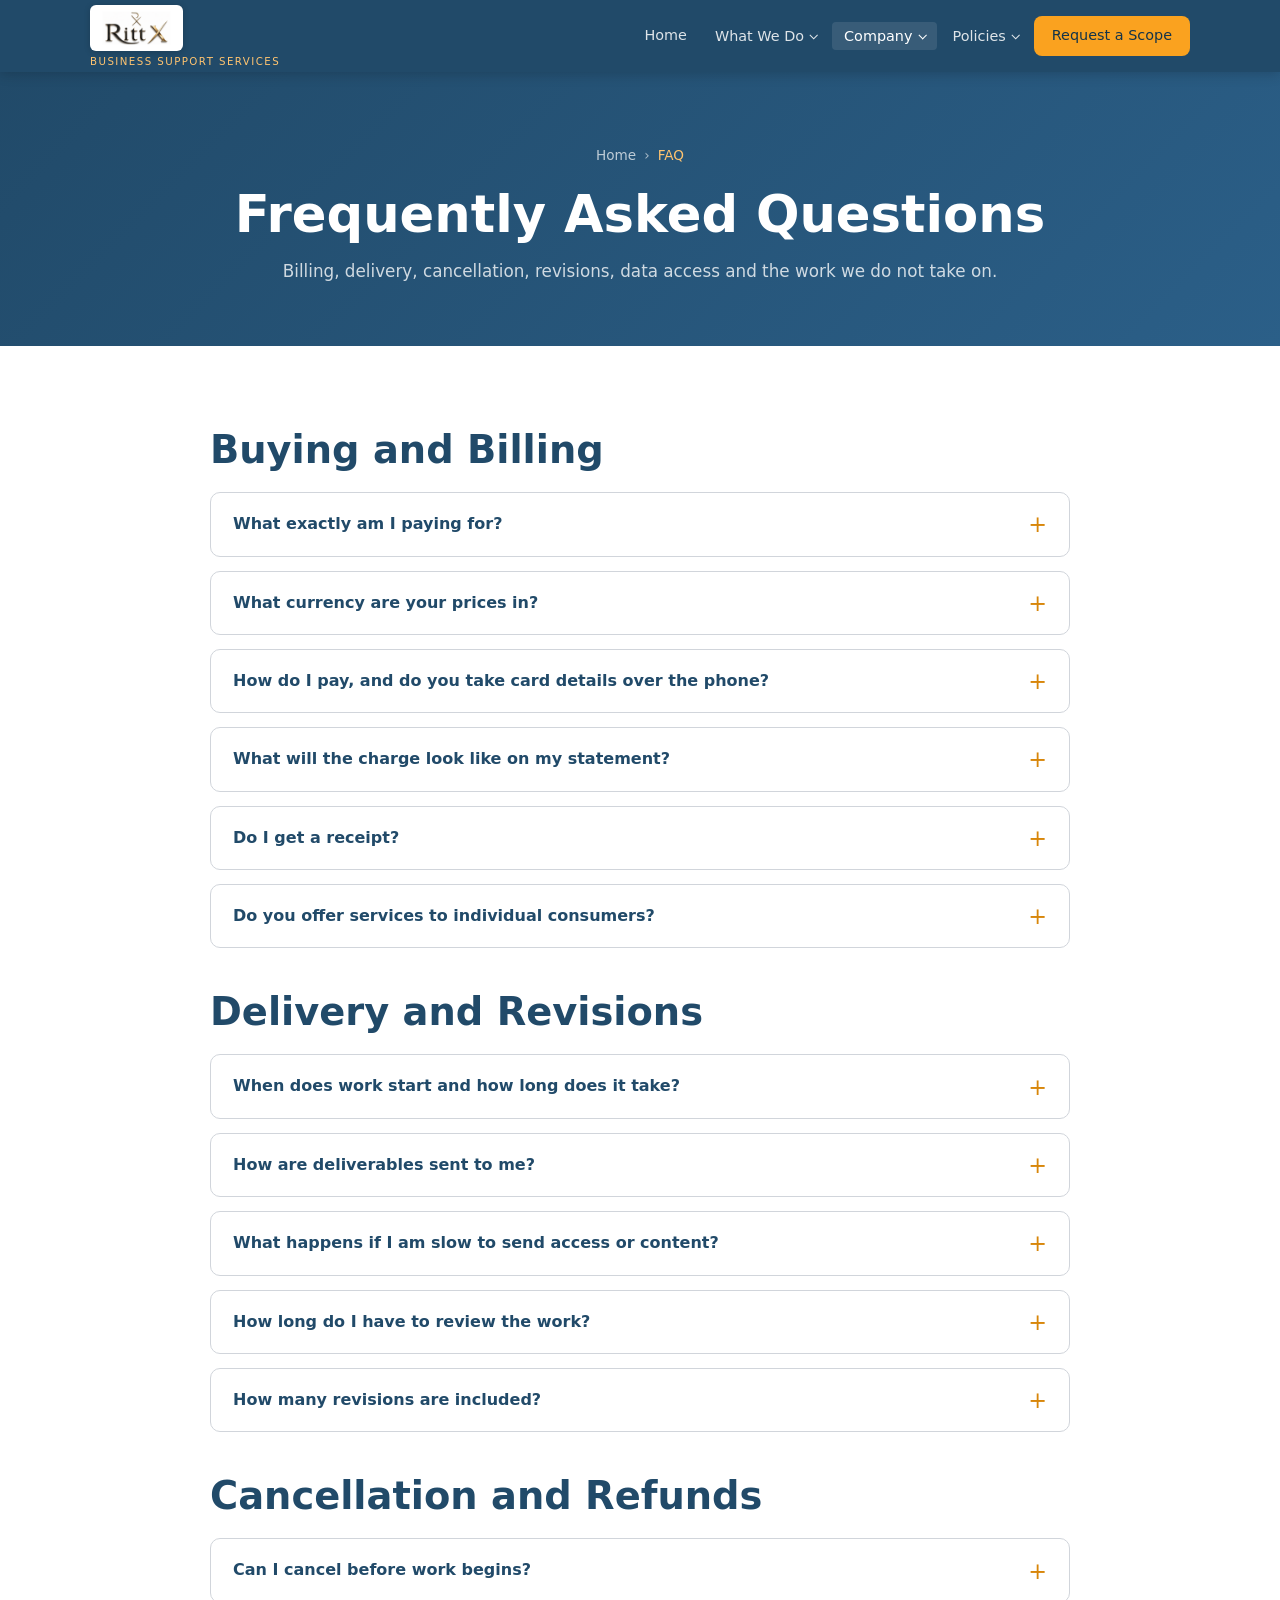
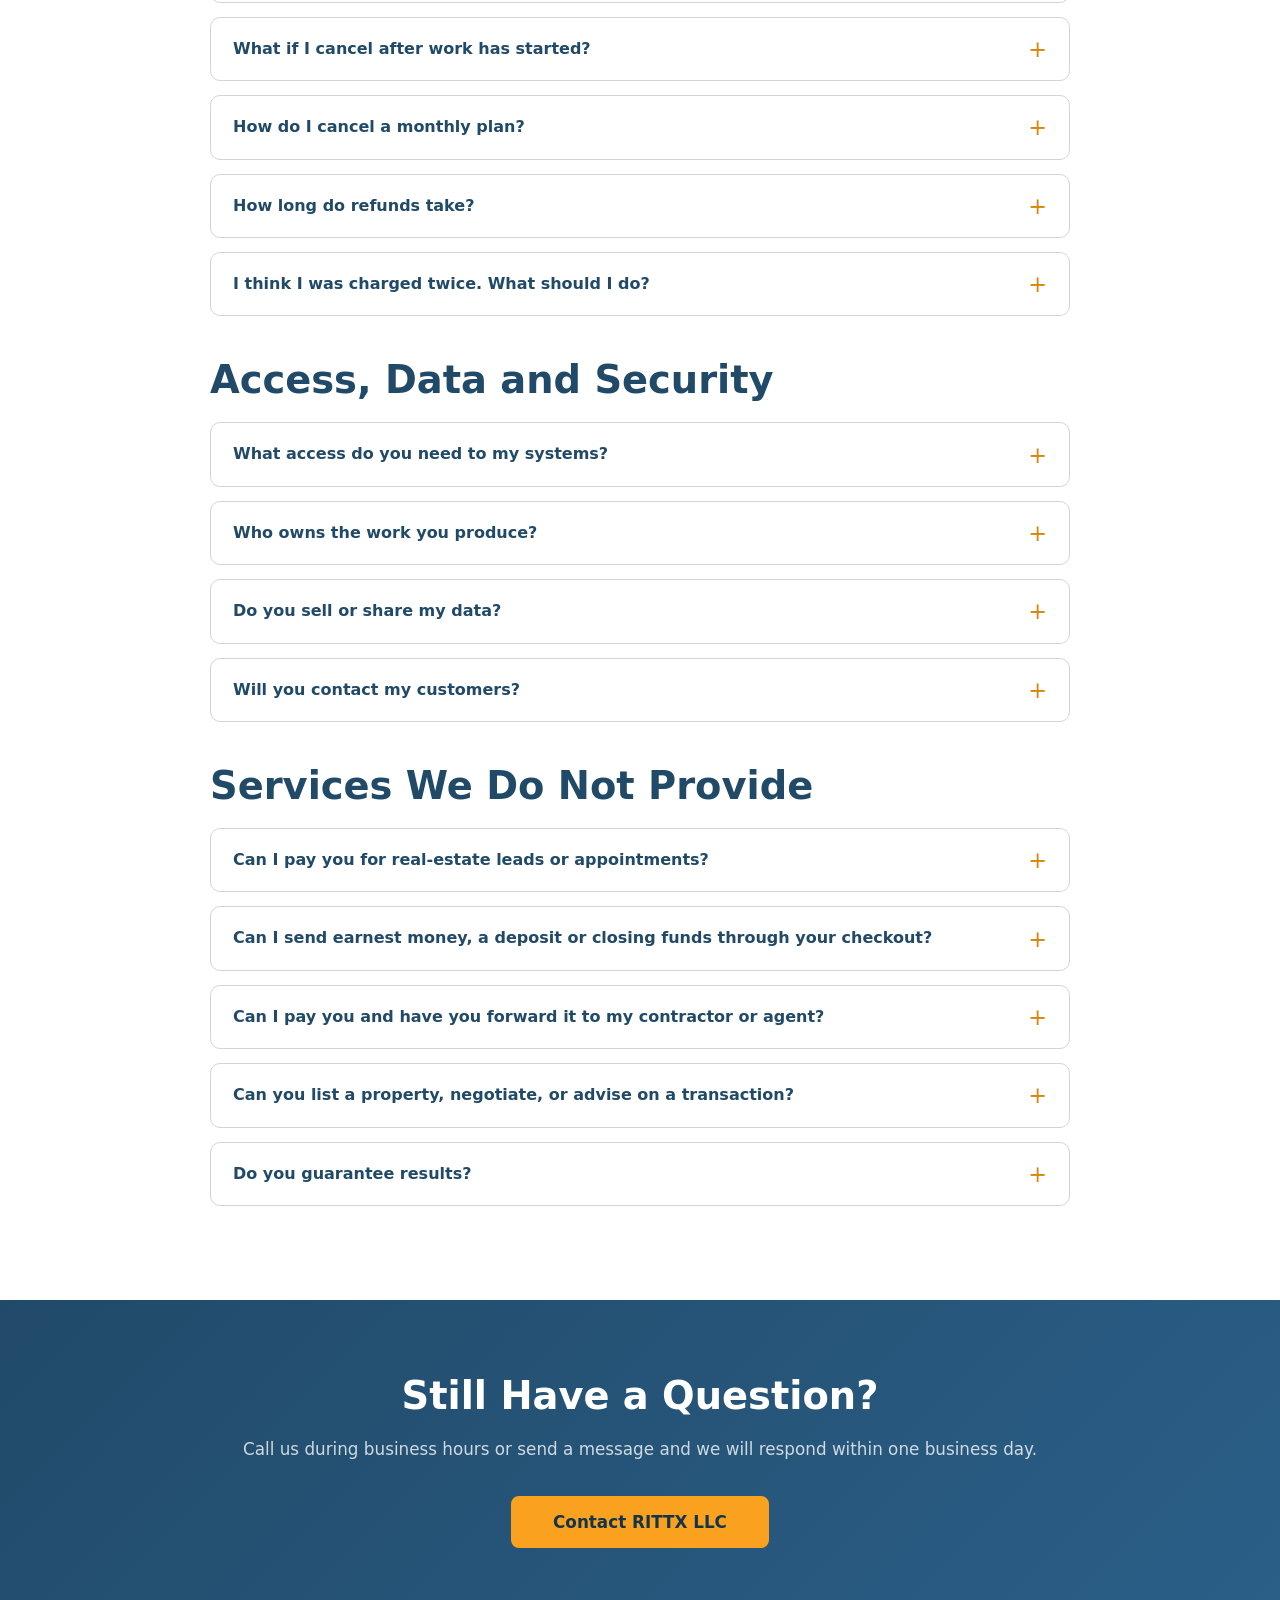
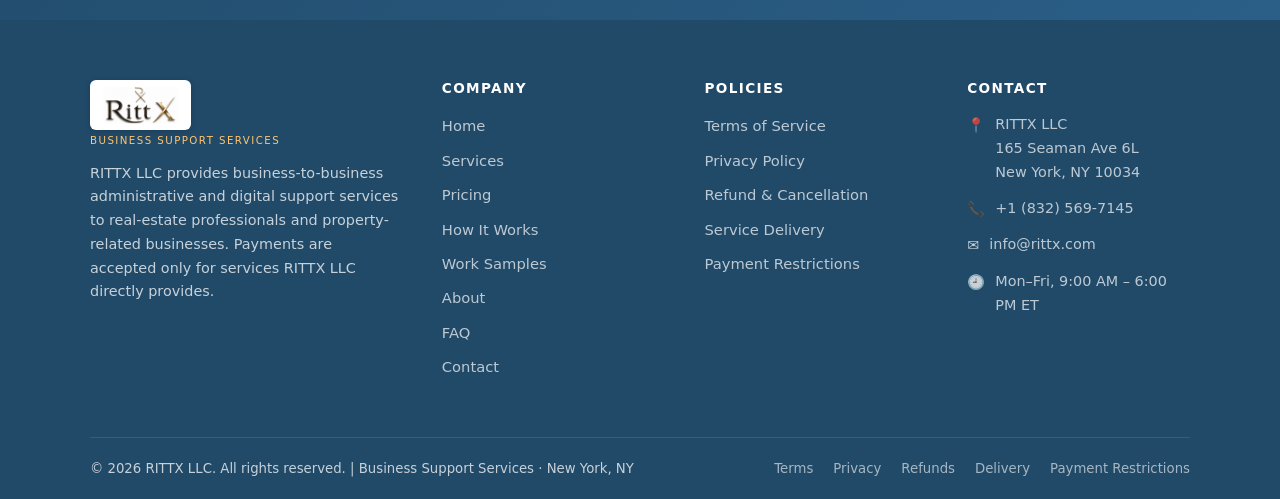
<file: faq.html>
<!DOCTYPE html>
<html lang="en">
<head>
  <meta charset="UTF-8" />
  <meta name="viewport" content="width=device-width, initial-scale=1.0" />
  <title>FAQ — RITTX LLC Business Support Services</title>
  <meta name="description" content="Answers about RITTX LLC billing, delivery times, cancellation, revisions, data access, recurring plans and the services we do not provide." />
  <link rel="canonical" href="https://rittx.com/faq.html" />
  <meta property="og:type" content="website" />
  <meta property="og:site_name" content="RITTX LLC" />
  <meta property="og:url" content="https://rittx.com/faq.html" />
  <meta property="og:title" content="FAQ — RITTX LLC Business Support Services" />
  <meta property="og:description" content="Answers about RITTX LLC billing, delivery times, cancellation, revisions, data access, recurring plans and the services we do not provide." />
  <meta property="og:image" content="https://rittx.com/assets/rittx-wordmark.png" />
  <meta name="twitter:card" content="summary" />
  <meta name="twitter:title" content="FAQ — RITTX LLC Business Support Services" />
  <meta name="twitter:description" content="Answers about RITTX LLC billing, delivery times, cancellation, revisions, data access, recurring plans and the services we do not provide." />
  <meta name="twitter:image" content="https://rittx.com/assets/rittx-wordmark.png" />
  <link rel="icon" type="image/png" href="assets/favicon.png" />
  <link rel="stylesheet" href="style.css?v=2" />
</head>
<body>

<!-- ========== HEADER ========== -->
<header id="site-header">
  <div class="container">
    <div class="header-inner">
      <a href="index.html" class="logo">
        <img src="assets/rittx-wordmark.png" alt="RITTX LLC" class="logo-img" />
        <span class="logo-tagline">Business Support Services</span>
      </a>
      <button class="nav-toggle" aria-label="Toggle navigation" onclick="toggleNav()">
        <span></span><span></span><span></span>
      </button>
      <nav class="main-nav" id="main-nav">
        <a href="index.html">Home</a>
        <div class="nav-group">
          <button type="button" class="nav-group-btn" aria-expanded="false">What We Do</button>
          <div class="nav-dropdown">
            <a href="services.html">Services</a>
            <a href="pricing.html">Pricing</a>
            <a href="how-it-works.html">How It Works</a>
            <a href="work-samples.html">Work Samples</a>
          </div>
        </div>
        <div class="nav-group">
          <button type="button" class="nav-group-btn active" aria-expanded="false">Company</button>
          <div class="nav-dropdown">
            <a href="about.html">About</a>
            <a href="faq.html" class="active">FAQ</a>
            <a href="contact.html">Contact</a>
          </div>
        </div>
        <div class="nav-group">
          <button type="button" class="nav-group-btn" aria-expanded="false">Policies</button>
          <div class="nav-dropdown">
            <a href="terms-and-conditions.html">Terms of Service</a>
            <a href="privacy-policy.html">Privacy Policy</a>
            <a href="refund-and-cancellation.html">Refund &amp; Cancellation</a>
            <a href="service-delivery.html">Service Delivery</a>
          </div>
        </div>
        <a href="contact.html" class="nav-cta">Request a Scope</a>
      </nav>
    </div>
  </div>
</header>

<!-- ========== PAGE HERO ========== -->
<section class="page-hero">
  <div class="container">
    <div class="breadcrumb">
      <a href="index.html">Home</a> › <span>FAQ</span>
    </div>
    <h1>Frequently Asked Questions</h1>
    <p>Billing, delivery, cancellation, revisions, data access and the work we do not take on.</p>
  </div>
</section>

<!-- ========== FAQ ========== -->
<section class="section">
  <div class="container">
    <div class="faq-list">

      <h2 style="margin-bottom:18px;">Buying and Billing</h2>

      <details class="faq-item">
        <summary>What exactly am I paying for?</summary>
        <div class="faq-answer">
          <p>You are paying RITTX LLC for a defined administrative or digital support service, listed item by item in a written Service Order. The Service Order states the deliverables, the total price in U.S. Dollars, the delivery schedule, the number of included revisions and what we need from you. You are never charged before you approve it.</p>
        </div>
      </details>

      <details class="faq-item">
        <summary>What currency are your prices in?</summary>
        <div class="faq-answer">
          <p>All prices, invoices and refunds are in U.S. Dollars (USD). The currency is shown next to every price on our <a href="pricing.html">Pricing page</a>, on your Service Order, on the checkout page and on your receipt.</p>
        </div>
      </details>

      <details class="faq-item">
        <summary>How do I pay, and do you take card details over the phone?</summary>
        <div class="faq-answer">
          <p>You pay through a secure hosted invoice or checkout page linked from your Service Order. RITTX LLC never asks for card numbers by phone, email, text or chat, does not key in cards manually on your behalf, and does not store full card numbers.</p>
        </div>
      </details>

      <details class="faq-item">
        <summary>What will the charge look like on my statement?</summary>
        <div class="faq-answer">
          <p>Charges appear as <strong>RITTX SUPPORT</strong>. If you see a charge you do not recognize, email <a href="mailto:support@rittx.com">support@rittx.com</a> or call <a href="tel:+18325697145">+1 (832) 569-7145</a> and we will identify it for you.</p>
        </div>
      </details>

      <details class="faq-item">
        <summary>Do I get a receipt?</summary>
        <div class="faq-answer">
          <p>Yes. An itemized receipt is emailed automatically after payment. It shows the seller of record (RITTX LLC), invoice number and date, the service and scope, the service period, the amount in USD, the expected delivery, the statement descriptor and our support contact details.</p>
        </div>
      </details>

      <details class="faq-item">
        <summary>Do you offer services to individual consumers?</summary>
        <div class="faq-answer">
          <p>No. RITTX LLC sells business-to-business only, to real-estate agents, brokers, investors, property-management companies and similar businesses. The person accepting a Service Order must be at least 18 and authorized to bind the business.</p>
        </div>
      </details>

      <h2 style="margin:40px 0 18px;">Delivery and Revisions</h2>

      <details class="faq-item">
        <summary>When does work start and how long does it take?</summary>
        <div class="faq-answer">
          <p>Work begins once the Service Order is accepted, payment requirements are met and you have provided the required access, content and instructions. Standard projects are delivered within 5–10 business days of receiving everything we need; each package on the <a href="pricing.html">Pricing page</a> shows its own window. Monthly services are performed during the paid service period.</p>
        </div>
      </details>

      <details class="faq-item">
        <summary>How are deliverables sent to me?</summary>
        <div class="faq-answer">
          <p>Electronically — by email, secure file link, an approved project-management system, or as work performed directly inside an account you have authorized. Full detail is in our <a href="service-delivery.html">Service Delivery Policy</a>.</p>
        </div>
      </details>

      <details class="faq-item">
        <summary>What happens if I am slow to send access or content?</summary>
        <div class="faq-answer">
          <p>The delivery date may move. We will document in writing what is outstanding and the revised date. We do not start the clock until we can actually begin the work.</p>
        </div>
      </details>

      <details class="faq-item">
        <summary>How long do I have to review the work?</summary>
        <div class="faq-answer">
          <p>5 business days from delivery. Tell us during that period about anything that does not match your Service Order and we will correct it. If we hear nothing within the review period, the deliverable is treated as accepted — subject to any rights that cannot legally be waived.</p>
        </div>
      </details>

      <details class="faq-item">
        <summary>How many revisions are included?</summary>
        <div class="faq-answer">
          <p>It is stated in your Service Order — for example, the Marketing Design Pack includes two revision rounds per item. Revisions must be requested during the review period and stay within the original scope. New scope or changed instructions need a written change order and may cost more.</p>
        </div>
      </details>

      <h2 style="margin:40px 0 18px;">Cancellation and Refunds</h2>

      <details class="faq-item">
        <summary>Can I cancel before work begins?</summary>
        <div class="faq-answer">
          <p>Yes. Email <a href="mailto:support@rittx.com">support@rittx.com</a> before work starts and we will refund what you paid, less any clearly disclosed non-refundable third-party cost we already incurred with your authorization.</p>
        </div>
      </details>

      <details class="faq-item">
        <summary>What if I cancel after work has started?</summary>
        <div class="faq-answer">
          <p>You are responsible for completed work, reserved time and approved third-party costs. Where we approve a cancellation, we may issue a prorated refund for the undelivered portion. Completed hours and accepted deliverables are non-refundable except where required by law or where we materially failed to provide the agreed service. See the <a href="refund-and-cancellation.html">Refund &amp; Cancellation Policy</a>.</p>
        </div>
      </details>

      <details class="faq-item">
        <summary>How do I cancel a monthly plan?</summary>
        <div class="faq-answer">
          <p>Email <a href="mailto:support@rittx.com">support@rittx.com</a> before your next billing date. Cancellation stops the next charge. The current service period stays active through its end and is not automatically refunded. Unused hours or requests do not roll over unless your plan says otherwise.</p>
        </div>
      </details>

      <details class="faq-item">
        <summary>How long do refunds take?</summary>
        <div class="faq-answer">
          <p>Approved refunds go back to the original payment method. We submit the refund within 5 business days of approval; your bank may take additional time to post it. We do not refund by cash, cheque or to an unrelated account.</p>
        </div>
      </details>

      <details class="faq-item">
        <summary>I think I was charged twice. What should I do?</summary>
        <div class="faq-answer">
          <p>Report it to <a href="mailto:support@rittx.com">support@rittx.com</a> within 30 days with the invoice number and payment date. We investigate promptly and correct verified billing errors. Please contact us before filing a chargeback so we can resolve it directly — this does not limit your lawful dispute rights.</p>
        </div>
      </details>

      <h2 style="margin:40px 0 18px;">Access, Data and Security</h2>

      <details class="faq-item">
        <summary>What access do you need to my systems?</summary>
        <div class="faq-answer">
          <p>The minimum required to perform the agreed work, granted through your own admin console at the lowest permission level that works. We ask you to revoke access when the engagement ends. We do not share credentials between clients and we do not ask you to email passwords.</p>
        </div>
      </details>

      <details class="faq-item">
        <summary>Who owns the work you produce?</summary>
        <div class="faq-answer">
          <p>You keep the rights to everything you supply. On full payment you receive the rights to the final custom deliverables stated in your Service Order, excluding our pre-existing templates, tools, processes and any licensed third-party materials.</p>
        </div>
      </details>

      <details class="faq-item">
        <summary>Do you sell or share my data?</summary>
        <div class="faq-answer">
          <p>No. RITTX LLC does not sell customer enquiries, contact lists or payment information. Where a subcontractor needs business-contact data to deliver your purchased service, they are bound by written confidentiality and data-handling obligations and we remain responsible. Details are in our <a href="privacy-policy.html">Privacy Policy</a>.</p>
        </div>
      </details>

      <details class="faq-item">
        <summary>Will you contact my customers?</summary>
        <div class="faq-answer">
          <p>Only in response to enquiries they initiate, using templates you approve, and only if that is part of your Service Order. We do not make unsolicited outbound calls or messages, and we will not work from purchased or scraped contact lists.</p>
        </div>
      </details>

      <h2 style="margin:40px 0 18px;">Services We Do Not Provide</h2>

      <details class="faq-item">
        <summary>Can I pay you for real-estate leads or appointments?</summary>
        <div class="faq-answer">
          <p>No. RITTX LLC does not sell leads, lead lists, exclusive leads, pay-per-lead packages, transferred calls or appointments, and will not accept payment for them.</p>
        </div>
      </details>

      <details class="faq-item">
        <summary>Can I send earnest money, a deposit or closing funds through your checkout?</summary>
        <div class="faq-answer">
          <p>No. Our payment system may not be used for property purchase prices, earnest money, option fees, assignment fees, escrow, title or closing funds, security deposits, investment contributions, mortgage or loan payments, or brokerage commissions. Use a licensed title, escrow or banking channel. Any such payment received here will be cancelled and refunded. See <a href="payment-restrictions.html">Payment Restrictions</a>.</p>
        </div>
      </details>

      <details class="faq-item">
        <summary>Can I pay you and have you forward it to my contractor or agent?</summary>
        <div class="faq-answer">
          <p>No. RITTX LLC is always the seller of record and only accepts payment for services it performs itself. We do not collect or pass on funds owed to a third party.</p>
        </div>
      </details>

      <details class="faq-item">
        <summary>Can you list a property, negotiate, or advise on a transaction?</summary>
        <div class="faq-answer">
          <p>No. RITTX LLC is not a licensed brokerage and does not provide brokerage, appraisal, legal, tax, mortgage or investment services. Our work is administrative and produced under your direction and supervision.</p>
        </div>
      </details>

      <details class="faq-item">
        <summary>Do you guarantee results?</summary>
        <div class="faq-answer">
          <p>No. We do not guarantee sales, leads, closings, revenue, search rankings, traffic or engagement. Our obligation is to perform the deliverables in your Service Order with commercially reasonable care.</p>
        </div>
      </details>

    </div>
  </div>
</section>

<!-- ========== CTA ========== -->
<section class="cta-banner">
  <div class="container">
    <h2>Still Have a Question?</h2>
    <p>Call us during business hours or send a message and we will respond within one business day.</p>
    <a href="contact.html" class="btn btn-primary">Contact RITTX LLC</a>
  </div>
</section>

<!-- ========== FOOTER ========== -->
<footer id="site-footer">
  <div class="container">
    <div class="footer-grid">
      <div class="footer-brand">
        <a href="index.html" class="logo">
          <img src="assets/rittx-wordmark.png" alt="RITTX LLC" class="logo-img" />
          <span class="logo-tagline">Business Support Services</span>
        </a>
        <p>RITTX LLC provides business-to-business administrative and digital support services to real-estate professionals and property-related businesses. Payments are accepted only for services RITTX LLC directly provides.</p>
      </div>
      <div class="footer-col">
        <h4>Company</h4>
        <ul>
          <li><a href="index.html">Home</a></li>
          <li><a href="services.html">Services</a></li>
          <li><a href="pricing.html">Pricing</a></li>
          <li><a href="how-it-works.html">How It Works</a></li>
          <li><a href="work-samples.html">Work Samples</a></li>
          <li><a href="about.html">About</a></li>
          <li><a href="faq.html">FAQ</a></li>
          <li><a href="contact.html">Contact</a></li>
        </ul>
      </div>
      <div class="footer-col">
        <h4>Policies</h4>
        <ul>
          <li><a href="terms-and-conditions.html">Terms of Service</a></li>
          <li><a href="privacy-policy.html">Privacy Policy</a></li>
          <li><a href="refund-and-cancellation.html">Refund &amp; Cancellation</a></li>
          <li><a href="service-delivery.html">Service Delivery</a></li>
          <li><a href="payment-restrictions.html">Payment Restrictions</a></li>
        </ul>
      </div>
      <div class="footer-col">
        <h4>Contact</h4>
        <div class="footer-contact-item">
          <span>📍</span>
          <p>RITTX LLC<br>165 Seaman Ave 6L<br>New York, NY 10034</p>
        </div>
        <div class="footer-contact-item">
          <span>📞</span>
          <a href="tel:+18325697145">+1 (832) 569-7145</a>
        </div>
        <div class="footer-contact-item">
          <span>✉️</span>
          <a href="mailto:info@rittx.com">info@rittx.com</a>
        </div>
        <div class="footer-contact-item">
          <span>🕘</span>
          <p>Mon–Fri, 9:00 AM – 6:00 PM ET</p>
        </div>
      </div>
    </div>
    <div class="footer-bottom">
      <p>© 2026 RITTX LLC. All rights reserved. | Business Support Services · New York, NY</p>
      <div class="footer-legal-links">
        <a href="terms-and-conditions.html">Terms</a>
        <a href="privacy-policy.html">Privacy</a>
        <a href="refund-and-cancellation.html">Refunds</a>
        <a href="service-delivery.html">Delivery</a>
        <a href="payment-restrictions.html">Payment Restrictions</a>
      </div>
    </div>
  </div>
</footer>

<script>
  function toggleNav() {
    document.getElementById('main-nav').classList.toggle('open');
  }

  // Dropdowns: hover opens them on desktop via CSS; this handles tap/click,
  // which is the only way they open inside the mobile sheet.
  (function () {
    var groups = Array.prototype.slice.call(document.querySelectorAll('.nav-group'));

    groups.forEach(function (group) {
      var btn = group.querySelector('.nav-group-btn');
      if (!btn) return;
      btn.addEventListener('click', function (e) {
        e.stopPropagation();
        var wasOpen = group.classList.contains('open');
        groups.forEach(function (g) { g.classList.remove('open'); });
        groups.forEach(function (g) {
          var b = g.querySelector('.nav-group-btn');
          if (b) b.setAttribute('aria-expanded', 'false');
        });
        if (!wasOpen) {
          group.classList.add('open');
          btn.setAttribute('aria-expanded', 'true');
        }
      });
    });

    document.addEventListener('click', function () {
      groups.forEach(function (g) {
        g.classList.remove('open');
        var b = g.querySelector('.nav-group-btn');
        if (b) b.setAttribute('aria-expanded', 'false');
      });
    });

    document.addEventListener('keydown', function (e) {
      if (e.key !== 'Escape') return;
      groups.forEach(function (g) {
        g.classList.remove('open');
        var b = g.querySelector('.nav-group-btn');
        if (b) b.setAttribute('aria-expanded', 'false');
      });
    });
  })();
</script>
</body>
</html>
</file>
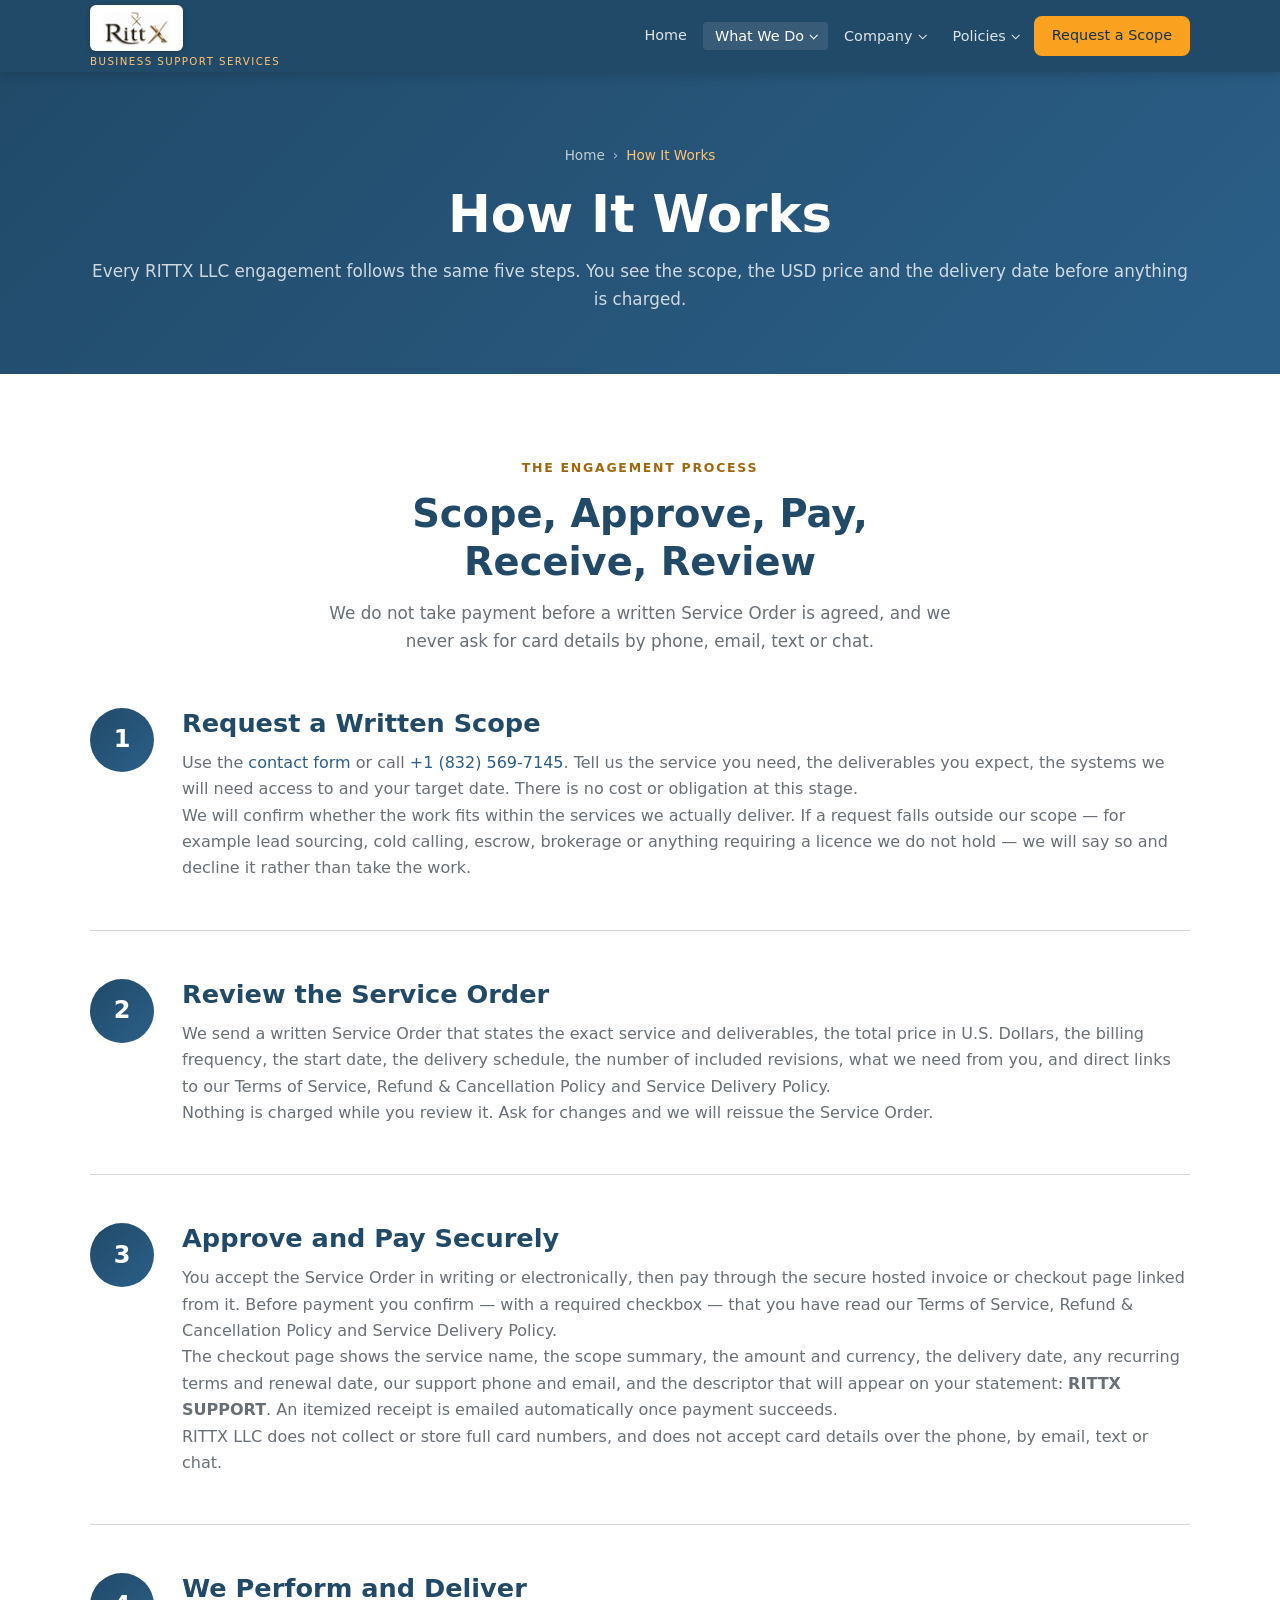
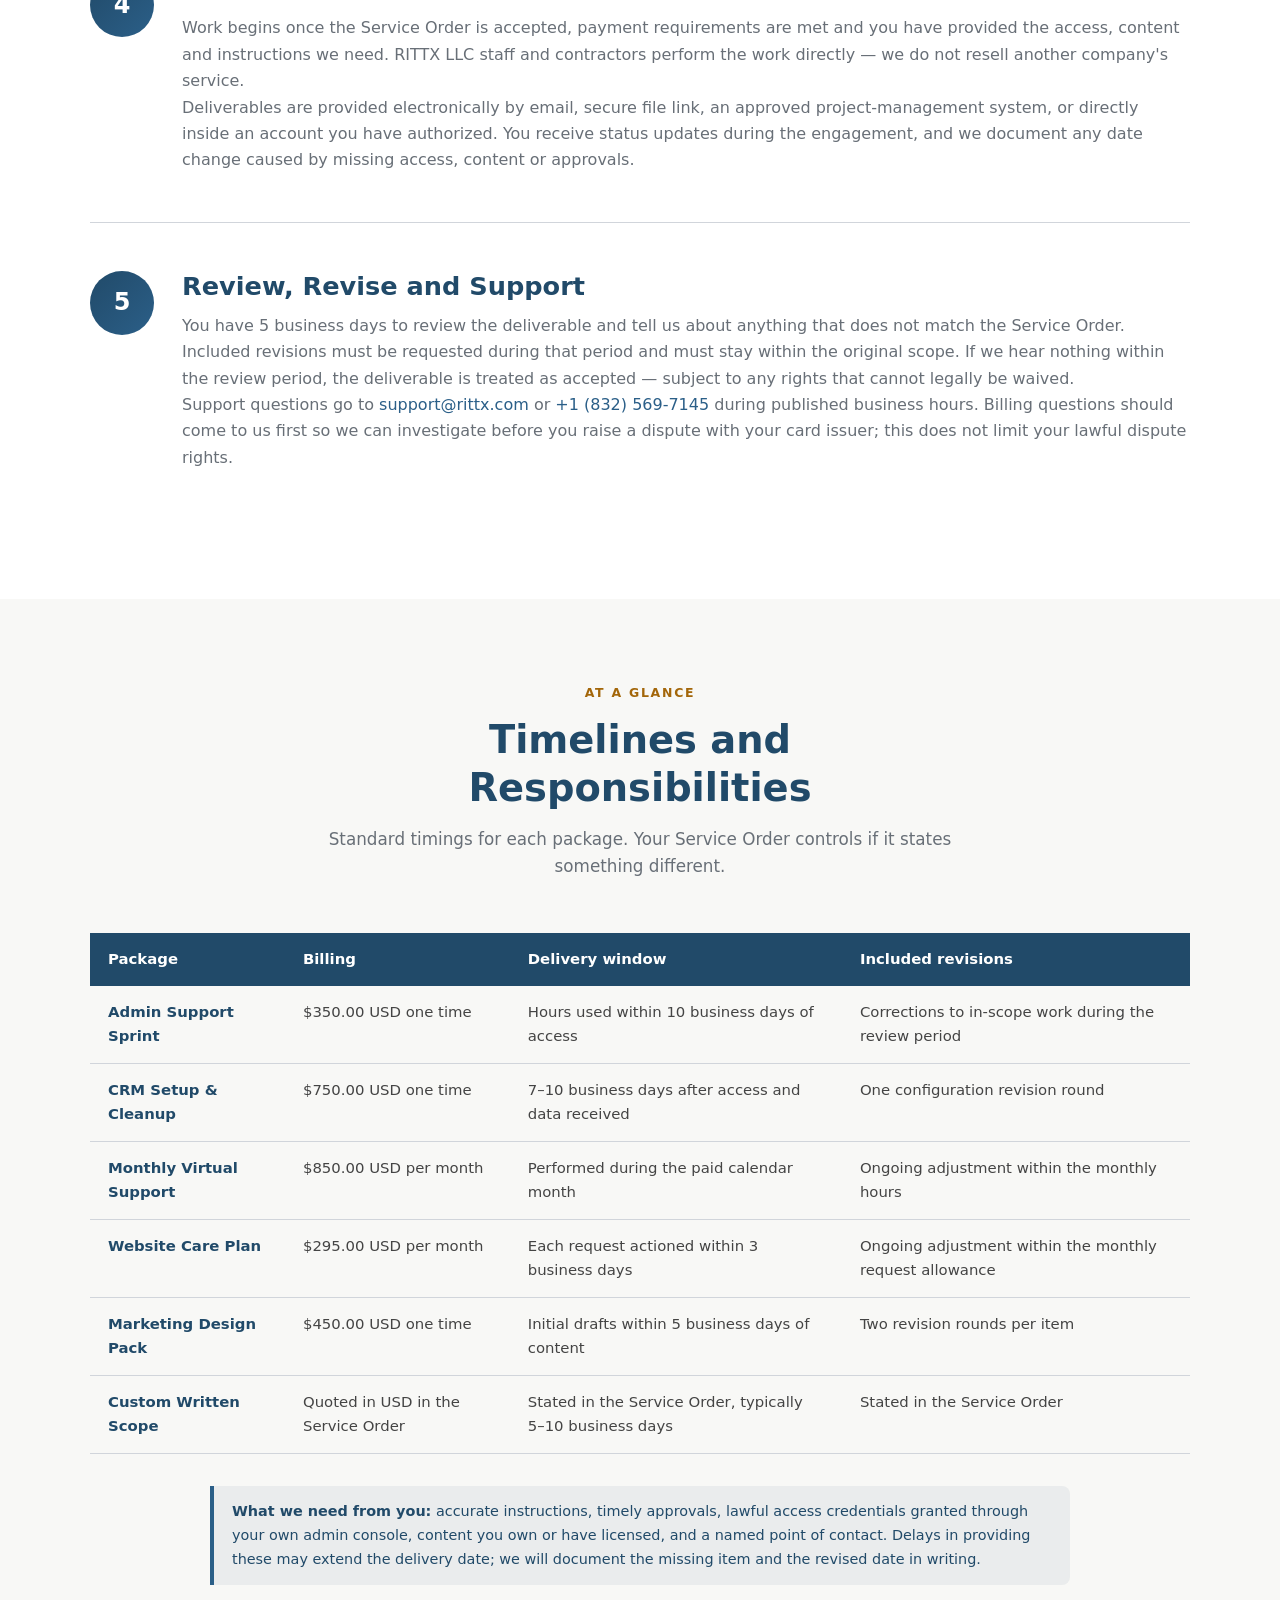
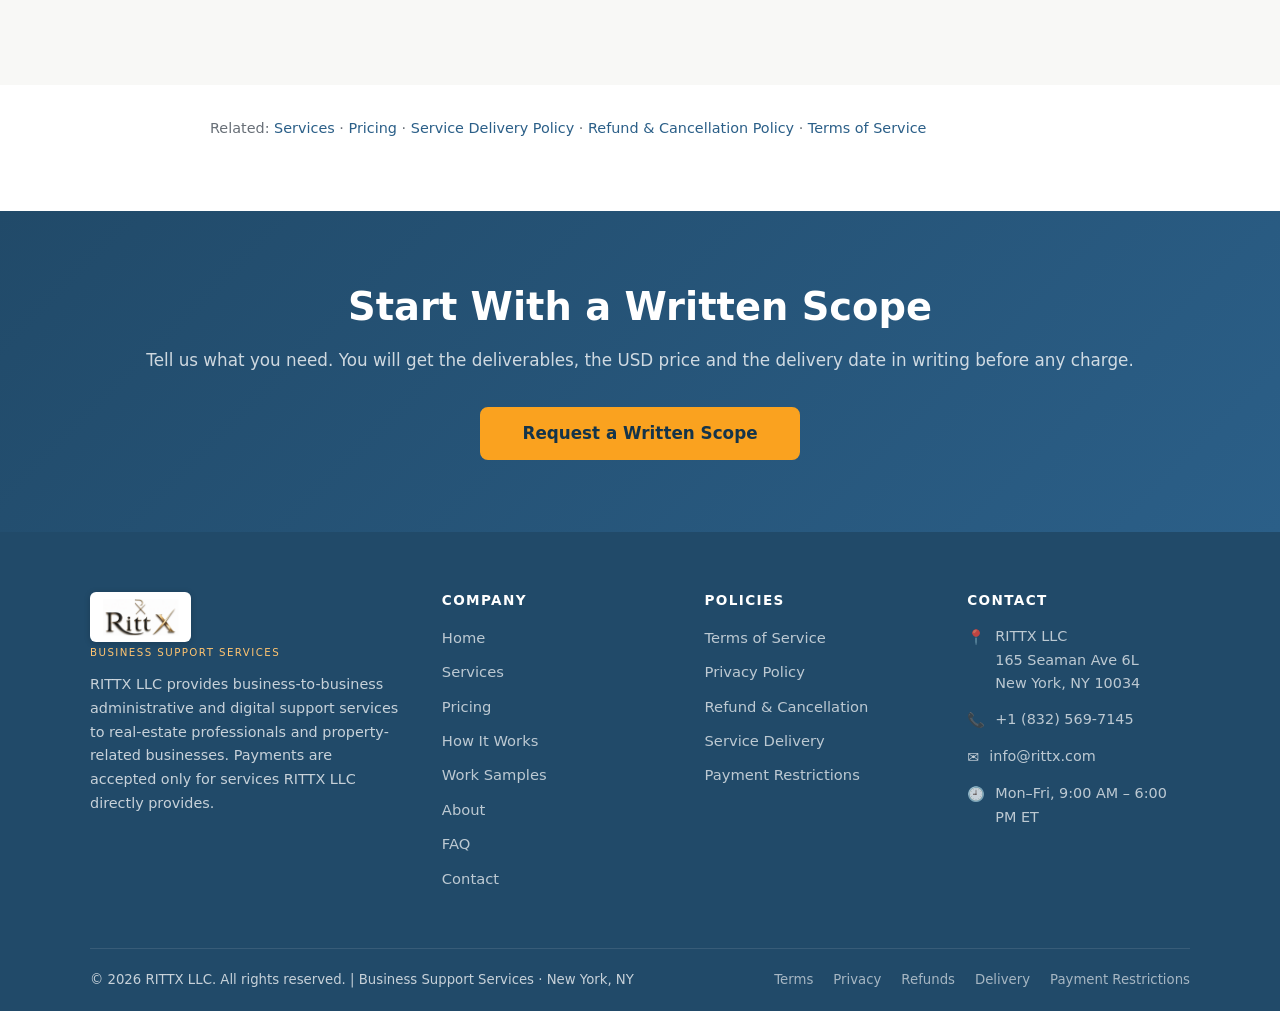
<file: how-it-works.html>
<!DOCTYPE html>
<html lang="en">
<head>
  <meta charset="UTF-8" />
  <meta name="viewport" content="width=device-width, initial-scale=1.0" />
  <title>How It Works — RITTX LLC Business Support Services</title>
  <meta name="description" content="How RITTX LLC engagements work: written scope, USD price, hosted payment, digital delivery and an acceptance period — with support and refund terms disclosed before you pay." />
  <link rel="canonical" href="https://rittx.com/how-it-works.html" />
  <meta property="og:type" content="website" />
  <meta property="og:site_name" content="RITTX LLC" />
  <meta property="og:url" content="https://rittx.com/how-it-works.html" />
  <meta property="og:title" content="How It Works — RITTX LLC Business Support Services" />
  <meta property="og:description" content="How RITTX LLC engagements work: written scope, USD price, hosted payment, digital delivery and an acceptance period — with support and refund terms disclosed before you pay." />
  <meta property="og:image" content="https://rittx.com/assets/rittx-wordmark.png" />
  <meta name="twitter:card" content="summary" />
  <meta name="twitter:title" content="How It Works — RITTX LLC Business Support Services" />
  <meta name="twitter:description" content="How RITTX LLC engagements work: written scope, USD price, hosted payment, digital delivery and an acceptance period — with support and refund terms disclosed before you pay." />
  <meta name="twitter:image" content="https://rittx.com/assets/rittx-wordmark.png" />
  <link rel="icon" type="image/png" href="assets/favicon.png" />
  <link rel="stylesheet" href="style.css?v=2" />
</head>
<body>

<!-- ========== HEADER ========== -->
<header id="site-header">
  <div class="container">
    <div class="header-inner">
      <a href="index.html" class="logo">
        <img src="assets/rittx-wordmark.png" alt="RITTX LLC" class="logo-img" />
        <span class="logo-tagline">Business Support Services</span>
      </a>
      <button class="nav-toggle" aria-label="Toggle navigation" onclick="toggleNav()">
        <span></span><span></span><span></span>
      </button>
      <nav class="main-nav" id="main-nav">
        <a href="index.html">Home</a>
        <div class="nav-group">
          <button type="button" class="nav-group-btn active" aria-expanded="false">What We Do</button>
          <div class="nav-dropdown">
            <a href="services.html">Services</a>
            <a href="pricing.html">Pricing</a>
            <a href="how-it-works.html" class="active">How It Works</a>
            <a href="work-samples.html">Work Samples</a>
          </div>
        </div>
        <div class="nav-group">
          <button type="button" class="nav-group-btn" aria-expanded="false">Company</button>
          <div class="nav-dropdown">
            <a href="about.html">About</a>
            <a href="faq.html">FAQ</a>
            <a href="contact.html">Contact</a>
          </div>
        </div>
        <div class="nav-group">
          <button type="button" class="nav-group-btn" aria-expanded="false">Policies</button>
          <div class="nav-dropdown">
            <a href="terms-and-conditions.html">Terms of Service</a>
            <a href="privacy-policy.html">Privacy Policy</a>
            <a href="refund-and-cancellation.html">Refund &amp; Cancellation</a>
            <a href="service-delivery.html">Service Delivery</a>
          </div>
        </div>
        <a href="contact.html" class="nav-cta">Request a Scope</a>
      </nav>
    </div>
  </div>
</header>

<!-- ========== PAGE HERO ========== -->
<section class="page-hero">
  <div class="container">
    <div class="breadcrumb">
      <a href="index.html">Home</a> › <span>How It Works</span>
    </div>
    <h1>How It Works</h1>
    <p>Every RITTX LLC engagement follows the same five steps. You see the scope, the USD price and the delivery date before anything is charged.</p>
  </div>
</section>

<!-- ========== PROCESS ========== -->
<section class="section">
  <div class="container">
    <div class="section-header">
      <span class="eyebrow">The Engagement Process</span>
      <h2>Scope, Approve, Pay, Receive, Review</h2>
      <p>We do not take payment before a written Service Order is agreed, and we never ask for card details by phone, email, text or chat.</p>
    </div>
    <div class="process-detailed">

      <div class="process-step">
        <div class="process-step-num">1</div>
        <div class="process-step-content">
          <h3>Request a Written Scope</h3>
          <p>Use the <a href="contact.html">contact form</a> or call <a href="tel:+18325697145">+1 (832) 569-7145</a>. Tell us the service you need, the deliverables you expect, the systems we will need access to and your target date. There is no cost or obligation at this stage.</p>
          <p>We will confirm whether the work fits within the services we actually deliver. If a request falls outside our scope — for example lead sourcing, cold calling, escrow, brokerage or anything requiring a licence we do not hold — we will say so and decline it rather than take the work.</p>
        </div>
      </div>

      <div class="process-step">
        <div class="process-step-num">2</div>
        <div class="process-step-content">
          <h3>Review the Service Order</h3>
          <p>We send a written Service Order that states the exact service and deliverables, the total price in U.S. Dollars, the billing frequency, the start date, the delivery schedule, the number of included revisions, what we need from you, and direct links to our Terms of Service, Refund &amp; Cancellation Policy and Service Delivery Policy.</p>
          <p>Nothing is charged while you review it. Ask for changes and we will reissue the Service Order.</p>
        </div>
      </div>

      <div class="process-step">
        <div class="process-step-num">3</div>
        <div class="process-step-content">
          <h3>Approve and Pay Securely</h3>
          <p>You accept the Service Order in writing or electronically, then pay through the secure hosted invoice or checkout page linked from it. Before payment you confirm — with a required checkbox — that you have read our Terms of Service, Refund &amp; Cancellation Policy and Service Delivery Policy.</p>
          <p>The checkout page shows the service name, the scope summary, the amount and currency, the delivery date, any recurring terms and renewal date, our support phone and email, and the descriptor that will appear on your statement: <strong>RITTX SUPPORT</strong>. An itemized receipt is emailed automatically once payment succeeds.</p>
          <p>RITTX LLC does not collect or store full card numbers, and does not accept card details over the phone, by email, text or chat.</p>
        </div>
      </div>

      <div class="process-step">
        <div class="process-step-num">4</div>
        <div class="process-step-content">
          <h3>We Perform and Deliver</h3>
          <p>Work begins once the Service Order is accepted, payment requirements are met and you have provided the access, content and instructions we need. RITTX LLC staff and contractors perform the work directly — we do not resell another company's service.</p>
          <p>Deliverables are provided electronically by email, secure file link, an approved project-management system, or directly inside an account you have authorized. You receive status updates during the engagement, and we document any date change caused by missing access, content or approvals.</p>
        </div>
      </div>

      <div class="process-step">
        <div class="process-step-num">5</div>
        <div class="process-step-content">
          <h3>Review, Revise and Support</h3>
          <p>You have 5 business days to review the deliverable and tell us about anything that does not match the Service Order. Included revisions must be requested during that period and must stay within the original scope. If we hear nothing within the review period, the deliverable is treated as accepted — subject to any rights that cannot legally be waived.</p>
          <p>Support questions go to <a href="mailto:support@rittx.com">support@rittx.com</a> or <a href="tel:+18325697145">+1 (832) 569-7145</a> during published business hours. Billing questions should come to us first so we can investigate before you raise a dispute with your card issuer; this does not limit your lawful dispute rights.</p>
        </div>
      </div>

    </div>
  </div>
</section>

<!-- ========== AT A GLANCE ========== -->
<section class="section section-alt">
  <div class="container">
    <div class="section-header">
      <span class="eyebrow">At a Glance</span>
      <h2>Timelines and Responsibilities</h2>
      <p>Standard timings for each package. Your Service Order controls if it states something different.</p>
    </div>
    <div class="data-table-wrap">
      <table class="data-table">
        <thead>
          <tr>
            <th>Package</th>
            <th>Billing</th>
            <th>Delivery window</th>
            <th>Included revisions</th>
          </tr>
        </thead>
        <tbody>
          <tr>
            <td>Admin Support Sprint</td>
            <td>$350.00 USD one time</td>
            <td>Hours used within 10 business days of access</td>
            <td>Corrections to in-scope work during the review period</td>
          </tr>
          <tr>
            <td>CRM Setup &amp; Cleanup</td>
            <td>$750.00 USD one time</td>
            <td>7–10 business days after access and data received</td>
            <td>One configuration revision round</td>
          </tr>
          <tr>
            <td>Monthly Virtual Support</td>
            <td>$850.00 USD per month</td>
            <td>Performed during the paid calendar month</td>
            <td>Ongoing adjustment within the monthly hours</td>
          </tr>
          <tr>
            <td>Website Care Plan</td>
            <td>$295.00 USD per month</td>
            <td>Each request actioned within 3 business days</td>
            <td>Ongoing adjustment within the monthly request allowance</td>
          </tr>
          <tr>
            <td>Marketing Design Pack</td>
            <td>$450.00 USD one time</td>
            <td>Initial drafts within 5 business days of content</td>
            <td>Two revision rounds per item</td>
          </tr>
          <tr>
            <td>Custom Written Scope</td>
            <td>Quoted in USD in the Service Order</td>
            <td>Stated in the Service Order, typically 5–10 business days</td>
            <td>Stated in the Service Order</td>
          </tr>
        </tbody>
      </table>
    </div>

    <div class="legal-content mt-32">
      <div class="notice">
        <strong>What we need from you:</strong> accurate instructions, timely approvals, lawful access credentials granted through your own admin console, content you own or have licensed, and a named point of contact. Delays in providing these may extend the delivery date; we will document the missing item and the revised date in writing.
      </div>
    </div>
  </div>
</section>

<!-- ========== PAYMENT RESTRICTIONS ========== -->
<section class="section" style="padding:32px 0 56px;">
  <div class="container">
    <div class="legal-content">
      <p style="font-size:0.9rem;color:var(--gray);">Related: <a href="services.html">Services</a> · <a href="pricing.html">Pricing</a> · <a href="service-delivery.html">Service Delivery Policy</a> · <a href="refund-and-cancellation.html">Refund &amp; Cancellation Policy</a> · <a href="terms-and-conditions.html">Terms of Service</a></p>
    </div>
  </div>
</section>

<!-- ========== CTA ========== -->
<section class="cta-banner">
  <div class="container">
    <h2>Start With a Written Scope</h2>
    <p>Tell us what you need. You will get the deliverables, the USD price and the delivery date in writing before any charge.</p>
    <a href="contact.html" class="btn btn-primary">Request a Written Scope</a>
  </div>
</section>

<!-- ========== FOOTER ========== -->
<footer id="site-footer">
  <div class="container">
    <div class="footer-grid">
      <div class="footer-brand">
        <a href="index.html" class="logo">
          <img src="assets/rittx-wordmark.png" alt="RITTX LLC" class="logo-img" />
          <span class="logo-tagline">Business Support Services</span>
        </a>
        <p>RITTX LLC provides business-to-business administrative and digital support services to real-estate professionals and property-related businesses. Payments are accepted only for services RITTX LLC directly provides.</p>
      </div>
      <div class="footer-col">
        <h4>Company</h4>
        <ul>
          <li><a href="index.html">Home</a></li>
          <li><a href="services.html">Services</a></li>
          <li><a href="pricing.html">Pricing</a></li>
          <li><a href="how-it-works.html">How It Works</a></li>
          <li><a href="work-samples.html">Work Samples</a></li>
          <li><a href="about.html">About</a></li>
          <li><a href="faq.html">FAQ</a></li>
          <li><a href="contact.html">Contact</a></li>
        </ul>
      </div>
      <div class="footer-col">
        <h4>Policies</h4>
        <ul>
          <li><a href="terms-and-conditions.html">Terms of Service</a></li>
          <li><a href="privacy-policy.html">Privacy Policy</a></li>
          <li><a href="refund-and-cancellation.html">Refund &amp; Cancellation</a></li>
          <li><a href="service-delivery.html">Service Delivery</a></li>
          <li><a href="payment-restrictions.html">Payment Restrictions</a></li>
        </ul>
      </div>
      <div class="footer-col">
        <h4>Contact</h4>
        <div class="footer-contact-item">
          <span>📍</span>
          <p>RITTX LLC<br>165 Seaman Ave 6L<br>New York, NY 10034</p>
        </div>
        <div class="footer-contact-item">
          <span>📞</span>
          <a href="tel:+18325697145">+1 (832) 569-7145</a>
        </div>
        <div class="footer-contact-item">
          <span>✉️</span>
          <a href="mailto:info@rittx.com">info@rittx.com</a>
        </div>
        <div class="footer-contact-item">
          <span>🕘</span>
          <p>Mon–Fri, 9:00 AM – 6:00 PM ET</p>
        </div>
      </div>
    </div>
    <div class="footer-bottom">
      <p>© 2026 RITTX LLC. All rights reserved. | Business Support Services · New York, NY</p>
      <div class="footer-legal-links">
        <a href="terms-and-conditions.html">Terms</a>
        <a href="privacy-policy.html">Privacy</a>
        <a href="refund-and-cancellation.html">Refunds</a>
        <a href="service-delivery.html">Delivery</a>
        <a href="payment-restrictions.html">Payment Restrictions</a>
      </div>
    </div>
  </div>
</footer>

<script>
  function toggleNav() {
    document.getElementById('main-nav').classList.toggle('open');
  }

  // Dropdowns: hover opens them on desktop via CSS; this handles tap/click,
  // which is the only way they open inside the mobile sheet.
  (function () {
    var groups = Array.prototype.slice.call(document.querySelectorAll('.nav-group'));

    groups.forEach(function (group) {
      var btn = group.querySelector('.nav-group-btn');
      if (!btn) return;
      btn.addEventListener('click', function (e) {
        e.stopPropagation();
        var wasOpen = group.classList.contains('open');
        groups.forEach(function (g) { g.classList.remove('open'); });
        groups.forEach(function (g) {
          var b = g.querySelector('.nav-group-btn');
          if (b) b.setAttribute('aria-expanded', 'false');
        });
        if (!wasOpen) {
          group.classList.add('open');
          btn.setAttribute('aria-expanded', 'true');
        }
      });
    });

    document.addEventListener('click', function () {
      groups.forEach(function (g) {
        g.classList.remove('open');
        var b = g.querySelector('.nav-group-btn');
        if (b) b.setAttribute('aria-expanded', 'false');
      });
    });

    document.addEventListener('keydown', function (e) {
      if (e.key !== 'Escape') return;
      groups.forEach(function (g) {
        g.classList.remove('open');
        var b = g.querySelector('.nav-group-btn');
        if (b) b.setAttribute('aria-expanded', 'false');
      });
    });
  })();
</script>
</body>
</html>
</file>
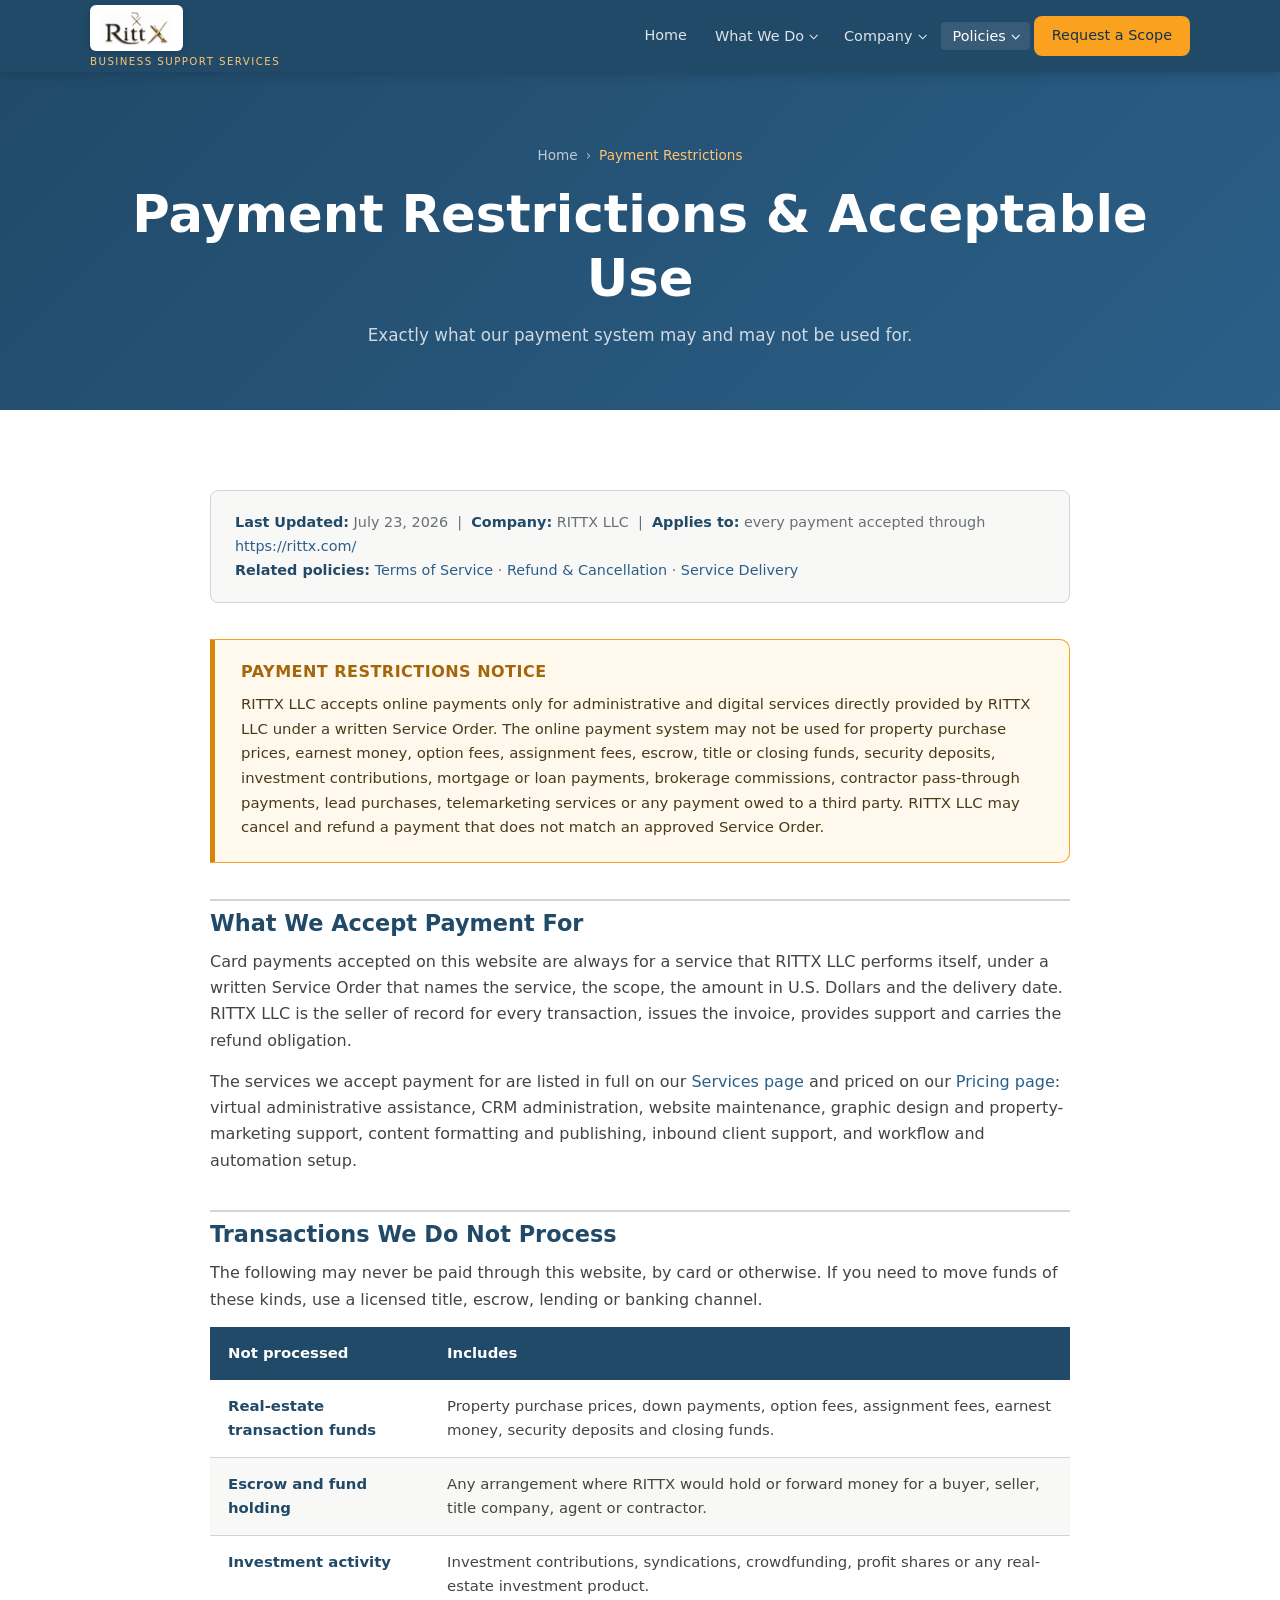
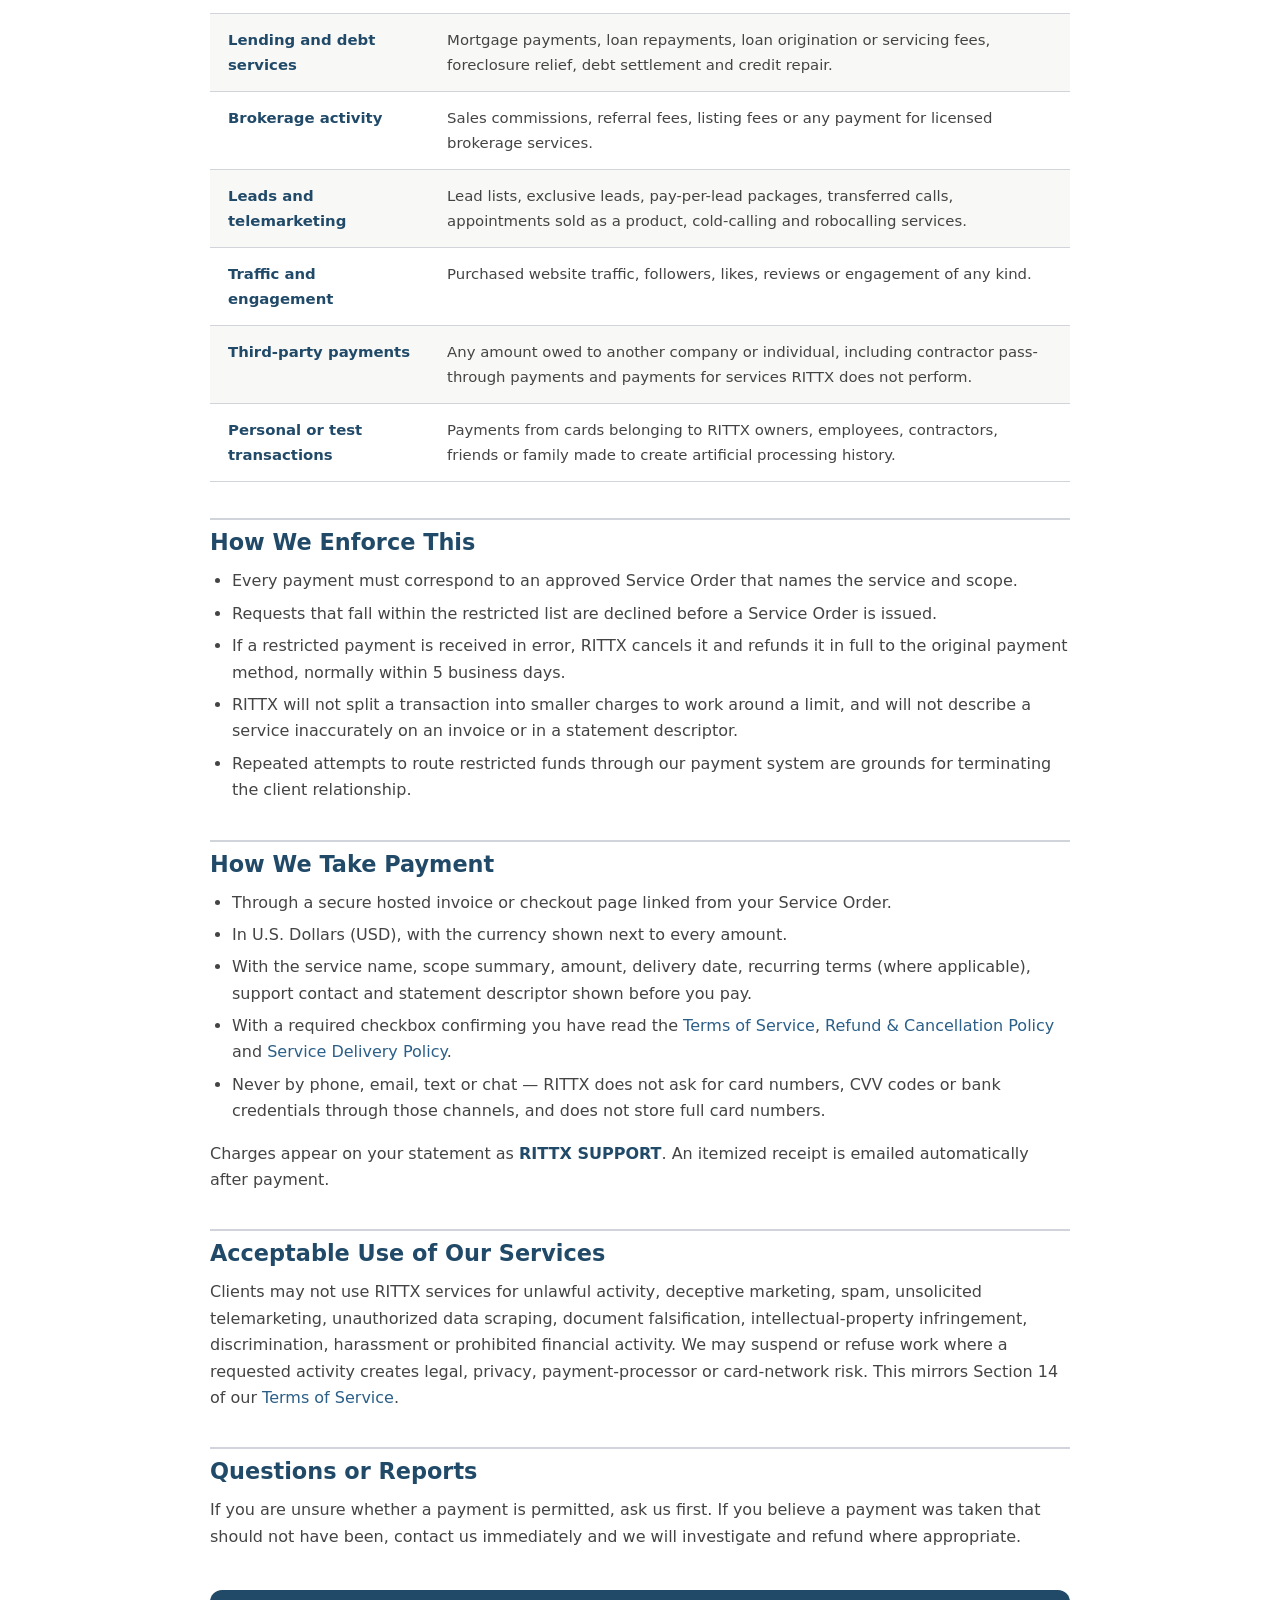
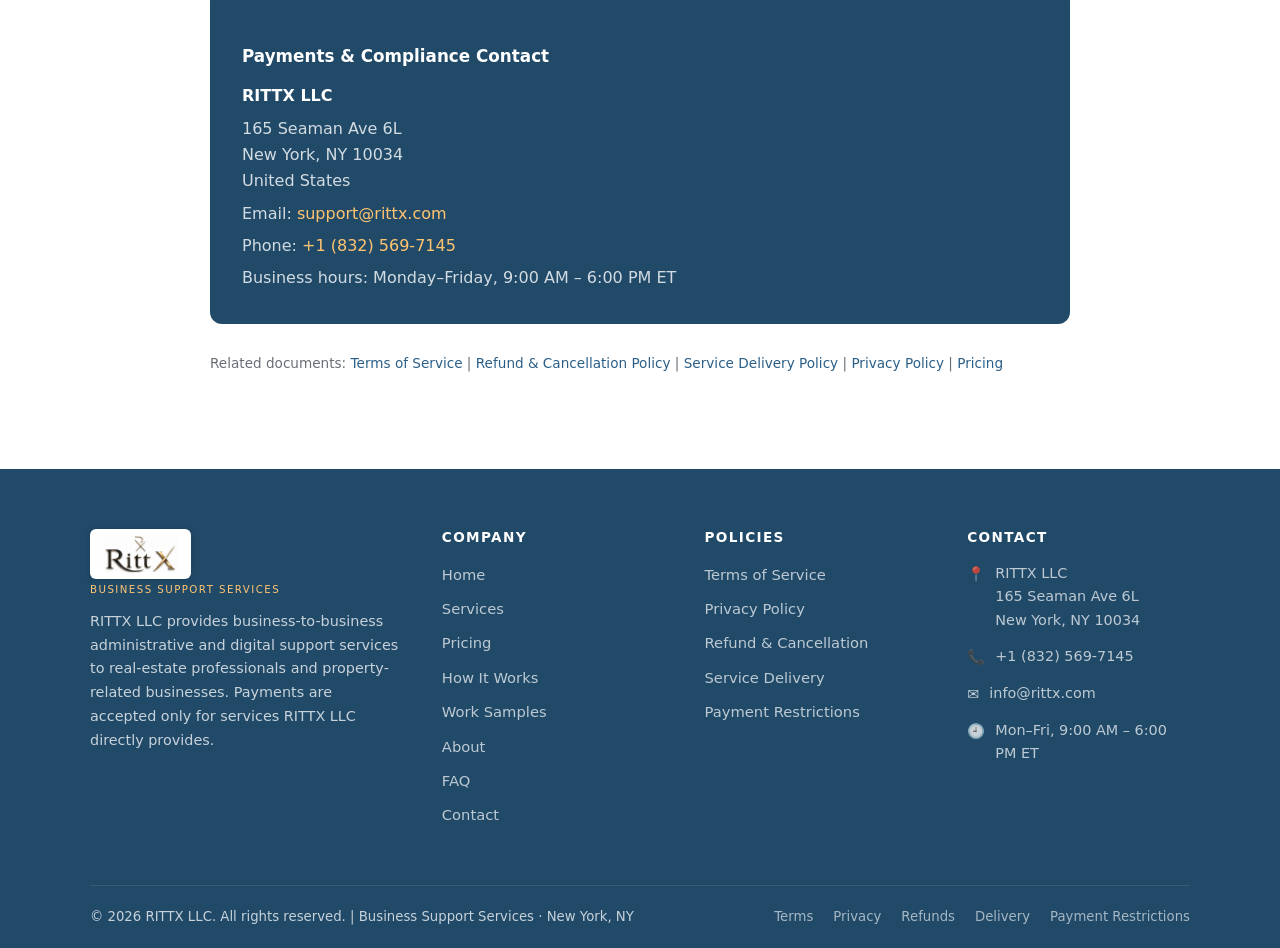
<file: payment-restrictions.html>
<!DOCTYPE html>
<html lang="en">
<head>
  <meta charset="UTF-8" />
  <meta name="viewport" content="width=device-width, initial-scale=1.0" />
  <title>Payment Restrictions &amp; Acceptable Use — RITTX LLC</title>
  <meta name="description" content="What RITTX LLC accepts card payments for, and the transactions that may never be processed through this website — including escrow, deposits, closing funds, leads and third-party payments." />
  <link rel="canonical" href="https://rittx.com/payment-restrictions.html" />
  <meta property="og:type" content="website" />
  <meta property="og:site_name" content="RITTX LLC" />
  <meta property="og:url" content="https://rittx.com/payment-restrictions.html" />
  <meta property="og:title" content="Payment Restrictions &amp; Acceptable Use — RITTX LLC" />
  <meta property="og:description" content="What RITTX LLC accepts card payments for, and the transactions that may never be processed through this website — including escrow, deposits, closing funds, leads and third-party payments." />
  <meta property="og:image" content="https://rittx.com/assets/rittx-wordmark.png" />
  <meta name="twitter:card" content="summary" />
  <meta name="twitter:title" content="Payment Restrictions &amp; Acceptable Use — RITTX LLC" />
  <meta name="twitter:description" content="What RITTX LLC accepts card payments for, and the transactions that may never be processed through this website — including escrow, deposits, closing funds, leads and third-party payments." />
  <meta name="twitter:image" content="https://rittx.com/assets/rittx-wordmark.png" />
  <link rel="icon" type="image/png" href="assets/favicon.png" />
  <link rel="stylesheet" href="style.css?v=2" />
</head>
<body>

<!-- ========== HEADER ========== -->
<header id="site-header">
  <div class="container">
    <div class="header-inner">
      <a href="index.html" class="logo">
        <img src="assets/rittx-wordmark.png" alt="RITTX LLC" class="logo-img" />
        <span class="logo-tagline">Business Support Services</span>
      </a>
      <button class="nav-toggle" aria-label="Toggle navigation" onclick="toggleNav()">
        <span></span><span></span><span></span>
      </button>
      <nav class="main-nav" id="main-nav">
        <a href="index.html">Home</a>
        <div class="nav-group">
          <button type="button" class="nav-group-btn" aria-expanded="false">What We Do</button>
          <div class="nav-dropdown">
            <a href="services.html">Services</a>
            <a href="pricing.html">Pricing</a>
            <a href="how-it-works.html">How It Works</a>
            <a href="work-samples.html">Work Samples</a>
          </div>
        </div>
        <div class="nav-group">
          <button type="button" class="nav-group-btn" aria-expanded="false">Company</button>
          <div class="nav-dropdown">
            <a href="about.html">About</a>
            <a href="faq.html">FAQ</a>
            <a href="contact.html">Contact</a>
          </div>
        </div>
        <div class="nav-group">
          <button type="button" class="nav-group-btn active" aria-expanded="false">Policies</button>
          <div class="nav-dropdown">
            <a href="terms-and-conditions.html">Terms of Service</a>
            <a href="privacy-policy.html">Privacy Policy</a>
            <a href="refund-and-cancellation.html">Refund &amp; Cancellation</a>
            <a href="service-delivery.html">Service Delivery</a>
          </div>
        </div>
        <a href="contact.html" class="nav-cta">Request a Scope</a>
      </nav>
    </div>
  </div>
</header>

<!-- ========== PAGE HERO ========== -->
<section class="page-hero">
  <div class="container">
    <div class="breadcrumb">
      <a href="index.html">Home</a> › <span>Payment Restrictions</span>
    </div>
    <h1>Payment Restrictions &amp; Acceptable Use</h1>
    <p>Exactly what our payment system may and may not be used for.</p>
  </div>
</section>

<!-- ========== LEGAL CONTENT ========== -->
<section class="section">
  <div class="container">
    <div class="legal-content">

      <div class="legal-meta">
        <strong>Last Updated:</strong> July 23, 2026 &nbsp;|&nbsp;
        <strong>Company:</strong> RITTX LLC &nbsp;|&nbsp;
        <strong>Applies to:</strong> every payment accepted through <a href="https://rittx.com/">https://rittx.com/</a><br>
        <strong>Related policies:</strong>
        <a href="terms-and-conditions.html">Terms of Service</a> ·
        <a href="refund-and-cancellation.html">Refund &amp; Cancellation</a> ·
        <a href="service-delivery.html">Service Delivery</a>
      </div>

      <div class="restrict-notice">
        <h4>Payment Restrictions Notice</h4>
        <p>RITTX LLC accepts online payments only for administrative and digital services directly provided by RITTX LLC under a written Service Order. The online payment system may not be used for property purchase prices, earnest money, option fees, assignment fees, escrow, title or closing funds, security deposits, investment contributions, mortgage or loan payments, brokerage commissions, contractor pass-through payments, lead purchases, telemarketing services or any payment owed to a third party. RITTX LLC may cancel and refund a payment that does not match an approved Service Order.</p>
      </div>

      <h2>What We Accept Payment For</h2>
      <p>Card payments accepted on this website are always for a service that RITTX LLC performs itself, under a written Service Order that names the service, the scope, the amount in U.S. Dollars and the delivery date. RITTX LLC is the seller of record for every transaction, issues the invoice, provides support and carries the refund obligation.</p>
      <p>The services we accept payment for are listed in full on our <a href="services.html">Services page</a> and priced on our <a href="pricing.html">Pricing page</a>: virtual administrative assistance, CRM administration, website maintenance, graphic design and property-marketing support, content formatting and publishing, inbound client support, and workflow and automation setup.</p>

      <h2>Transactions We Do Not Process</h2>
      <p>The following may never be paid through this website, by card or otherwise. If you need to move funds of these kinds, use a licensed title, escrow, lending or banking channel.</p>
      <div class="data-table-wrap">
        <table class="data-table">
          <thead>
            <tr>
              <th>Not processed</th>
              <th>Includes</th>
            </tr>
          </thead>
          <tbody>
            <tr>
              <td>Real-estate transaction funds</td>
              <td>Property purchase prices, down payments, option fees, assignment fees, earnest money, security deposits and closing funds.</td>
            </tr>
            <tr>
              <td>Escrow and fund holding</td>
              <td>Any arrangement where RITTX would hold or forward money for a buyer, seller, title company, agent or contractor.</td>
            </tr>
            <tr>
              <td>Investment activity</td>
              <td>Investment contributions, syndications, crowdfunding, profit shares or any real-estate investment product.</td>
            </tr>
            <tr>
              <td>Lending and debt services</td>
              <td>Mortgage payments, loan repayments, loan origination or servicing fees, foreclosure relief, debt settlement and credit repair.</td>
            </tr>
            <tr>
              <td>Brokerage activity</td>
              <td>Sales commissions, referral fees, listing fees or any payment for licensed brokerage services.</td>
            </tr>
            <tr>
              <td>Leads and telemarketing</td>
              <td>Lead lists, exclusive leads, pay-per-lead packages, transferred calls, appointments sold as a product, cold-calling and robocalling services.</td>
            </tr>
            <tr>
              <td>Traffic and engagement</td>
              <td>Purchased website traffic, followers, likes, reviews or engagement of any kind.</td>
            </tr>
            <tr>
              <td>Third-party payments</td>
              <td>Any amount owed to another company or individual, including contractor pass-through payments and payments for services RITTX does not perform.</td>
            </tr>
            <tr>
              <td>Personal or test transactions</td>
              <td>Payments from cards belonging to RITTX owners, employees, contractors, friends or family made to create artificial processing history.</td>
            </tr>
          </tbody>
        </table>
      </div>

      <h2>How We Enforce This</h2>
      <ul>
        <li>Every payment must correspond to an approved Service Order that names the service and scope.</li>
        <li>Requests that fall within the restricted list are declined before a Service Order is issued.</li>
        <li>If a restricted payment is received in error, RITTX cancels it and refunds it in full to the original payment method, normally within 5 business days.</li>
        <li>RITTX will not split a transaction into smaller charges to work around a limit, and will not describe a service inaccurately on an invoice or in a statement descriptor.</li>
        <li>Repeated attempts to route restricted funds through our payment system are grounds for terminating the client relationship.</li>
      </ul>

      <h2>How We Take Payment</h2>
      <ul>
        <li>Through a secure hosted invoice or checkout page linked from your Service Order.</li>
        <li>In U.S. Dollars (USD), with the currency shown next to every amount.</li>
        <li>With the service name, scope summary, amount, delivery date, recurring terms (where applicable), support contact and statement descriptor shown before you pay.</li>
        <li>With a required checkbox confirming you have read the <a href="terms-and-conditions.html">Terms of Service</a>, <a href="refund-and-cancellation.html">Refund &amp; Cancellation Policy</a> and <a href="service-delivery.html">Service Delivery Policy</a>.</li>
        <li>Never by phone, email, text or chat — RITTX does not ask for card numbers, CVV codes or bank credentials through those channels, and does not store full card numbers.</li>
      </ul>
      <p>Charges appear on your statement as <strong>RITTX SUPPORT</strong>. An itemized receipt is emailed automatically after payment.</p>

      <h2>Acceptable Use of Our Services</h2>
      <p>Clients may not use RITTX services for unlawful activity, deceptive marketing, spam, unsolicited telemarketing, unauthorized data scraping, document falsification, intellectual-property infringement, discrimination, harassment or prohibited financial activity. We may suspend or refuse work where a requested activity creates legal, privacy, payment-processor or card-network risk. This mirrors Section 14 of our <a href="terms-and-conditions.html">Terms of Service</a>.</p>

      <h2>Questions or Reports</h2>
      <p>If you are unsure whether a payment is permitted, ask us first. If you believe a payment was taken that should not have been, contact us immediately and we will investigate and refund where appropriate.</p>

      <!-- Contact box -->
      <div class="legal-contact-box">
        <h3>Payments &amp; Compliance Contact</h3>
        <p><strong style="color:var(--white);">RITTX LLC</strong></p>
        <p>165 Seaman Ave 6L<br>New York, NY 10034<br>United States</p>
        <p>Email: <a href="mailto:support@rittx.com">support@rittx.com</a></p>
        <p>Phone: <a href="tel:+18325697145">+1 (832) 569-7145</a></p>
        <p style="margin-bottom:0;">Business hours: Monday–Friday, 9:00 AM – 6:00 PM ET</p>
      </div>

      <p style="margin-top:28px;font-size:0.85rem;color:var(--gray);">
        Related documents:
        <a href="terms-and-conditions.html">Terms of Service</a> |
        <a href="refund-and-cancellation.html">Refund &amp; Cancellation Policy</a> |
        <a href="service-delivery.html">Service Delivery Policy</a> |
        <a href="privacy-policy.html">Privacy Policy</a> |
        <a href="pricing.html">Pricing</a>
      </p>

    </div>
  </div>
</section>

<!-- ========== FOOTER ========== -->
<footer id="site-footer">
  <div class="container">
    <div class="footer-grid">
      <div class="footer-brand">
        <a href="index.html" class="logo">
          <img src="assets/rittx-wordmark.png" alt="RITTX LLC" class="logo-img" />
          <span class="logo-tagline">Business Support Services</span>
        </a>
        <p>RITTX LLC provides business-to-business administrative and digital support services to real-estate professionals and property-related businesses. Payments are accepted only for services RITTX LLC directly provides.</p>
      </div>
      <div class="footer-col">
        <h4>Company</h4>
        <ul>
          <li><a href="index.html">Home</a></li>
          <li><a href="services.html">Services</a></li>
          <li><a href="pricing.html">Pricing</a></li>
          <li><a href="how-it-works.html">How It Works</a></li>
          <li><a href="work-samples.html">Work Samples</a></li>
          <li><a href="about.html">About</a></li>
          <li><a href="faq.html">FAQ</a></li>
          <li><a href="contact.html">Contact</a></li>
        </ul>
      </div>
      <div class="footer-col">
        <h4>Policies</h4>
        <ul>
          <li><a href="terms-and-conditions.html">Terms of Service</a></li>
          <li><a href="privacy-policy.html">Privacy Policy</a></li>
          <li><a href="refund-and-cancellation.html">Refund &amp; Cancellation</a></li>
          <li><a href="service-delivery.html">Service Delivery</a></li>
          <li><a href="payment-restrictions.html">Payment Restrictions</a></li>
        </ul>
      </div>
      <div class="footer-col">
        <h4>Contact</h4>
        <div class="footer-contact-item">
          <span>📍</span>
          <p>RITTX LLC<br>165 Seaman Ave 6L<br>New York, NY 10034</p>
        </div>
        <div class="footer-contact-item">
          <span>📞</span>
          <a href="tel:+18325697145">+1 (832) 569-7145</a>
        </div>
        <div class="footer-contact-item">
          <span>✉️</span>
          <a href="mailto:info@rittx.com">info@rittx.com</a>
        </div>
        <div class="footer-contact-item">
          <span>🕘</span>
          <p>Mon–Fri, 9:00 AM – 6:00 PM ET</p>
        </div>
      </div>
    </div>
    <div class="footer-bottom">
      <p>© 2026 RITTX LLC. All rights reserved. | Business Support Services · New York, NY</p>
      <div class="footer-legal-links">
        <a href="terms-and-conditions.html">Terms</a>
        <a href="privacy-policy.html">Privacy</a>
        <a href="refund-and-cancellation.html">Refunds</a>
        <a href="service-delivery.html">Delivery</a>
        <a href="payment-restrictions.html">Payment Restrictions</a>
      </div>
    </div>
  </div>
</footer>

<script>
  function toggleNav() {
    document.getElementById('main-nav').classList.toggle('open');
  }

  // Dropdowns: hover opens them on desktop via CSS; this handles tap/click,
  // which is the only way they open inside the mobile sheet.
  (function () {
    var groups = Array.prototype.slice.call(document.querySelectorAll('.nav-group'));

    groups.forEach(function (group) {
      var btn = group.querySelector('.nav-group-btn');
      if (!btn) return;
      btn.addEventListener('click', function (e) {
        e.stopPropagation();
        var wasOpen = group.classList.contains('open');
        groups.forEach(function (g) { g.classList.remove('open'); });
        groups.forEach(function (g) {
          var b = g.querySelector('.nav-group-btn');
          if (b) b.setAttribute('aria-expanded', 'false');
        });
        if (!wasOpen) {
          group.classList.add('open');
          btn.setAttribute('aria-expanded', 'true');
        }
      });
    });

    document.addEventListener('click', function () {
      groups.forEach(function (g) {
        g.classList.remove('open');
        var b = g.querySelector('.nav-group-btn');
        if (b) b.setAttribute('aria-expanded', 'false');
      });
    });

    document.addEventListener('keydown', function (e) {
      if (e.key !== 'Escape') return;
      groups.forEach(function (g) {
        g.classList.remove('open');
        var b = g.querySelector('.nav-group-btn');
        if (b) b.setAttribute('aria-expanded', 'false');
      });
    });
  })();
</script>
</body>
</html>
</file>
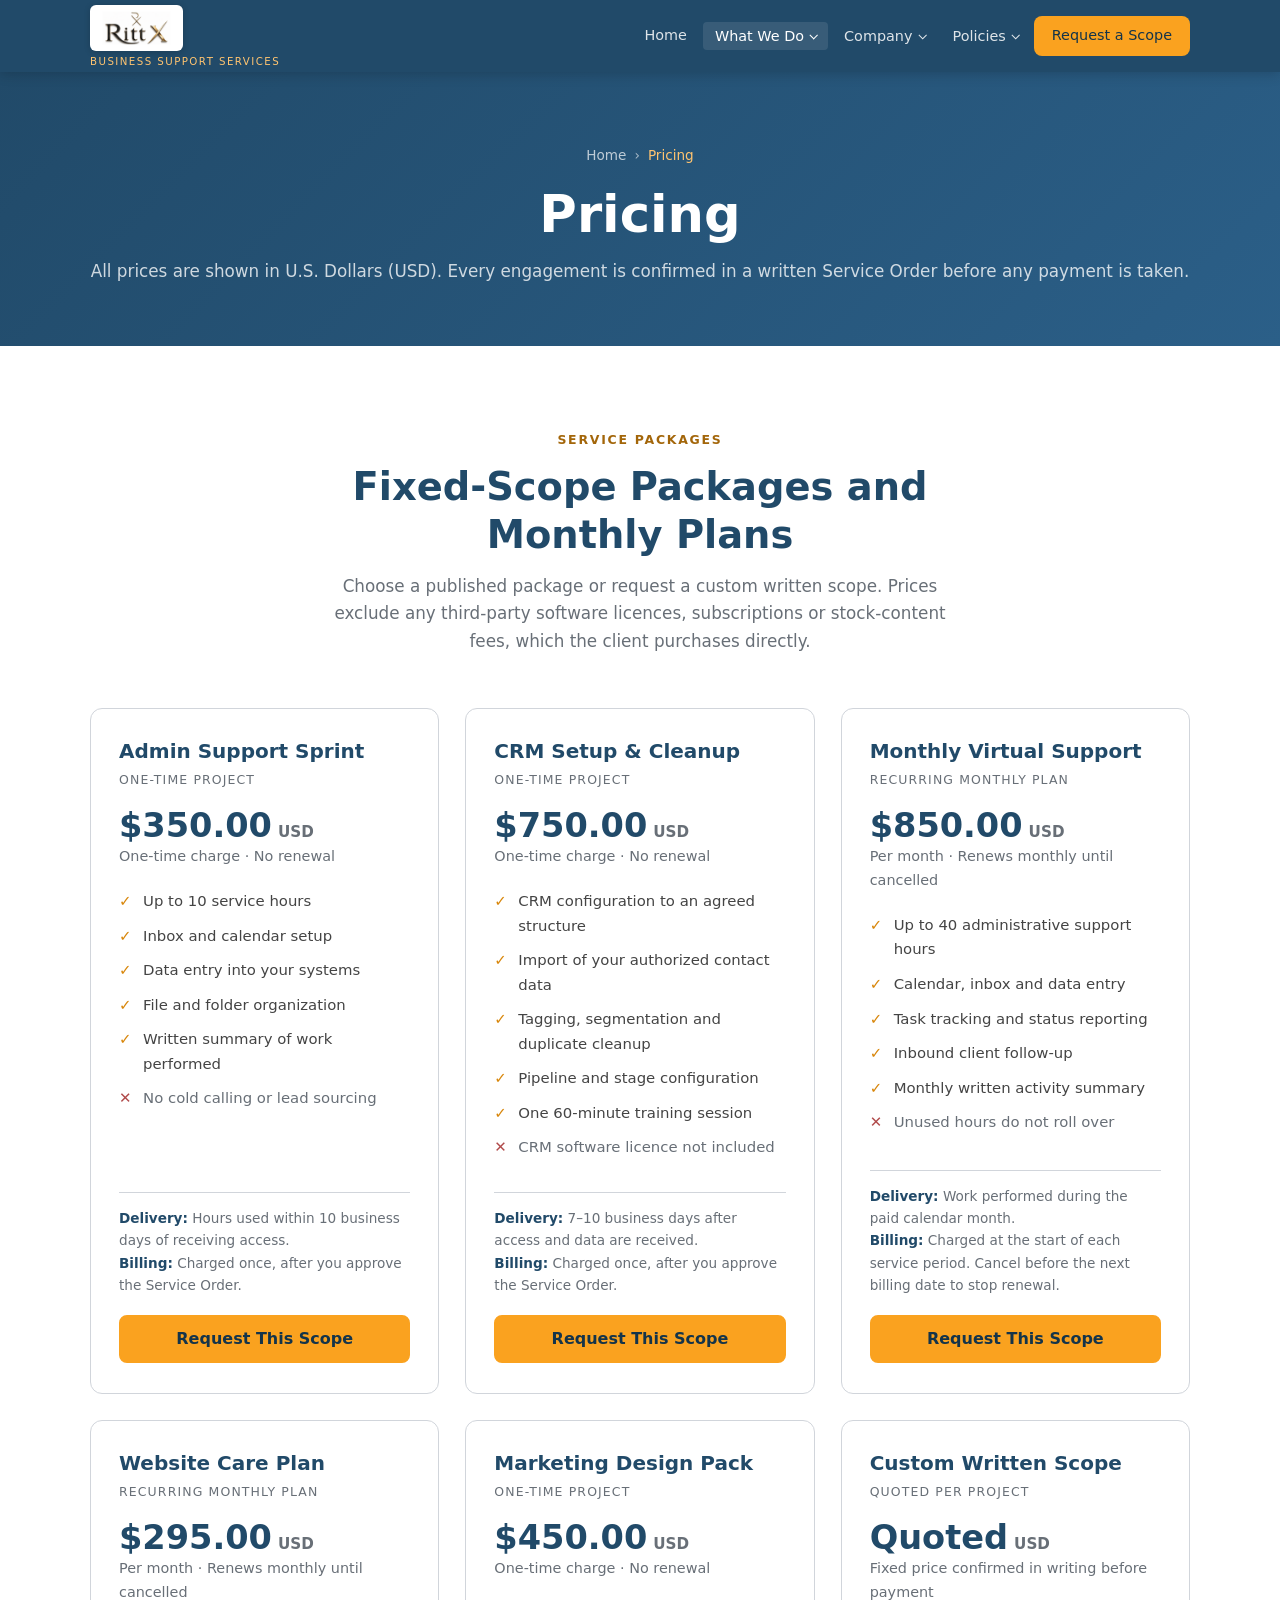
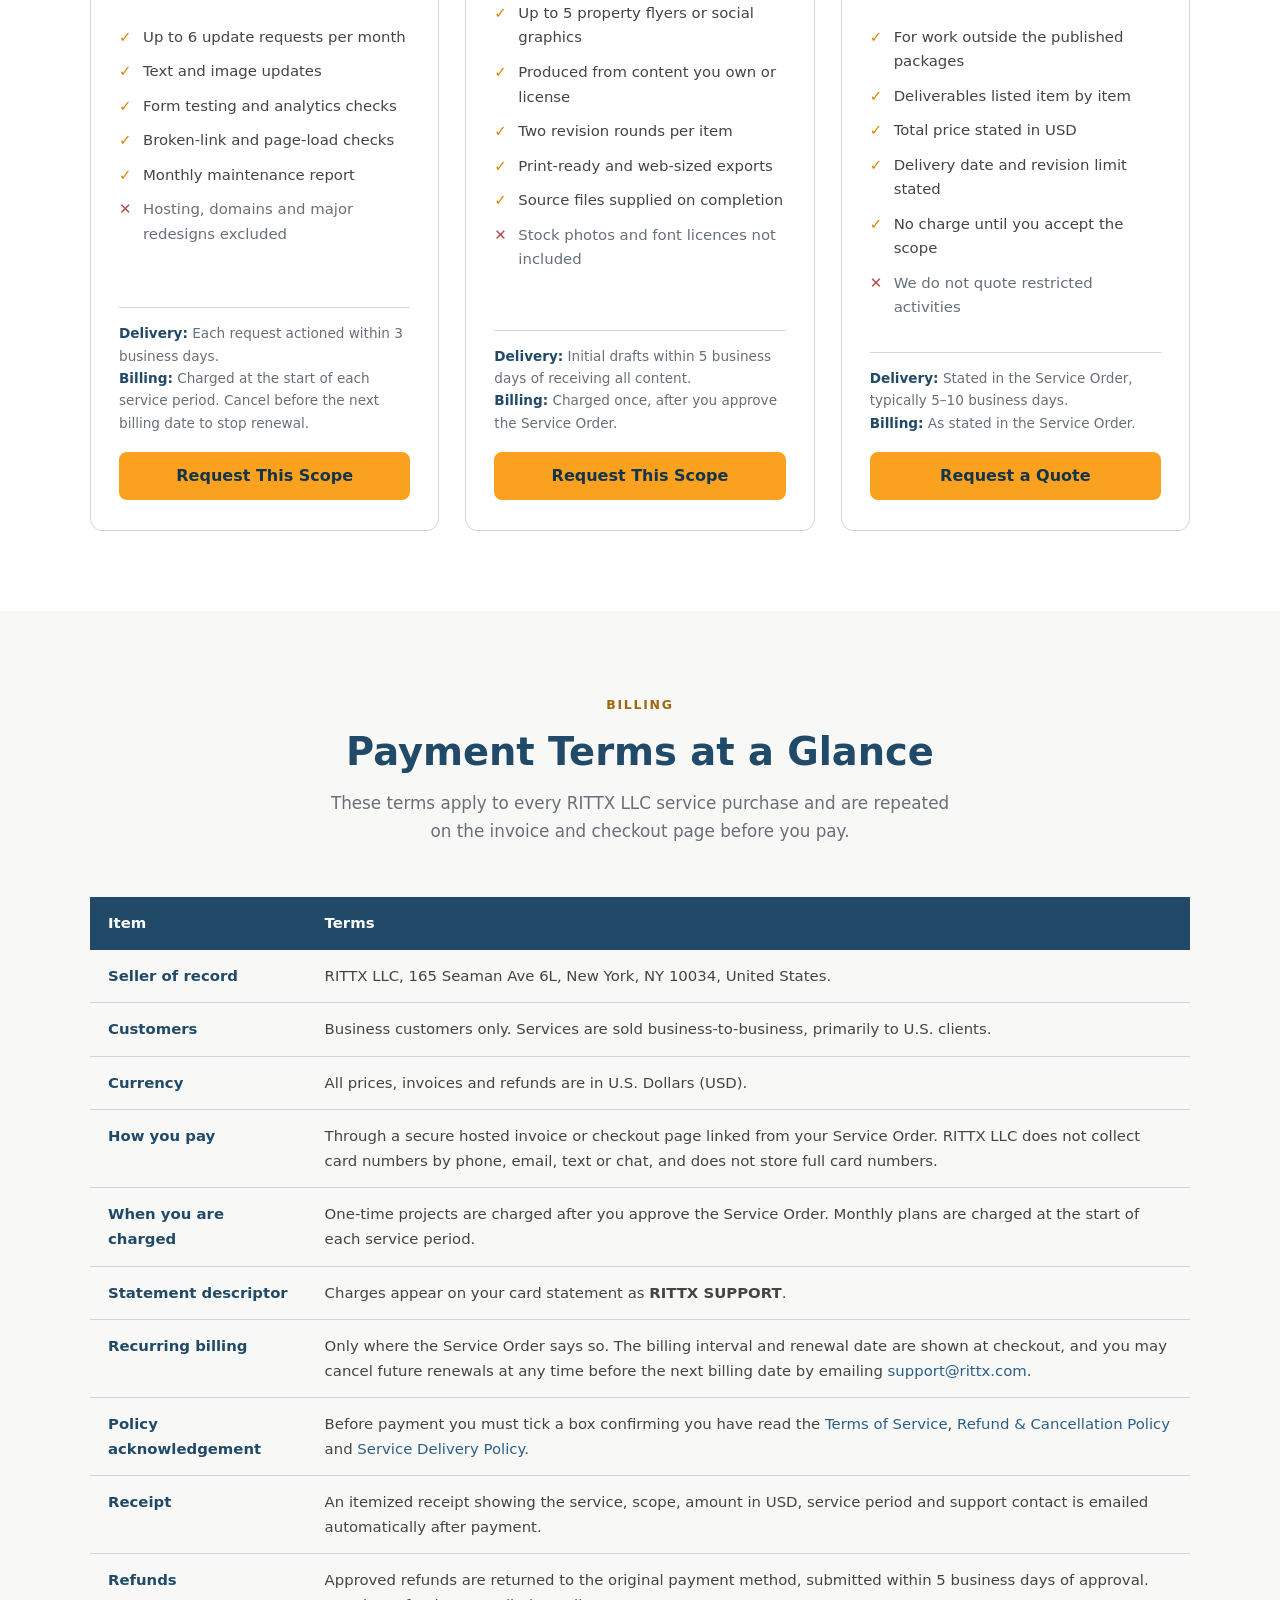
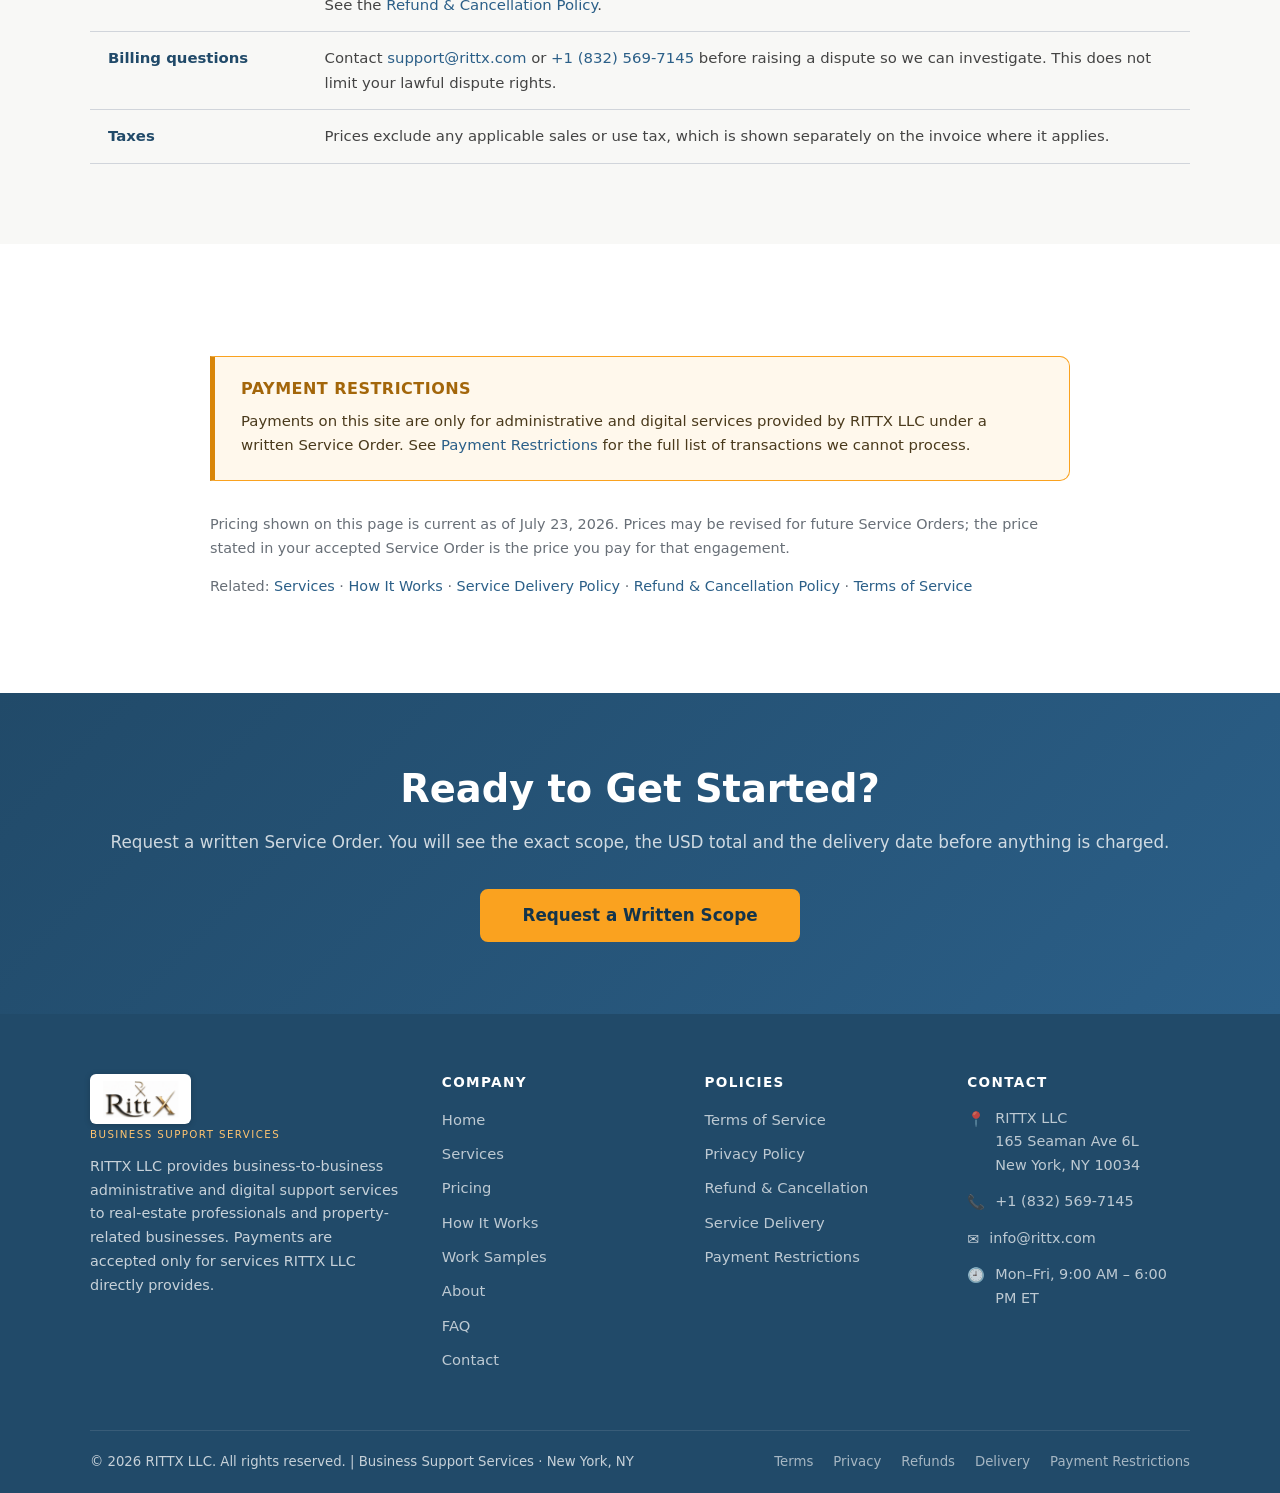
<file: pricing.html>
<!DOCTYPE html>
<html lang="en">
<head>
  <meta charset="UTF-8" />
  <meta name="viewport" content="width=device-width, initial-scale=1.0" />
  <title>Pricing — RITTX LLC Business Support Services</title>
  <meta name="description" content="Published USD pricing for RITTX LLC administrative and digital support packages, including what is included, delivery windows, billing frequency, recurring terms and refund rules." />
  <link rel="canonical" href="https://rittx.com/pricing.html" />
  <meta property="og:type" content="website" />
  <meta property="og:site_name" content="RITTX LLC" />
  <meta property="og:url" content="https://rittx.com/pricing.html" />
  <meta property="og:title" content="Pricing — RITTX LLC Business Support Services" />
  <meta property="og:description" content="Published USD pricing for RITTX LLC administrative and digital support packages, including what is included, delivery windows, billing frequency, recurring terms and refund rules." />
  <meta property="og:image" content="https://rittx.com/assets/rittx-wordmark.png" />
  <meta name="twitter:card" content="summary" />
  <meta name="twitter:title" content="Pricing — RITTX LLC Business Support Services" />
  <meta name="twitter:description" content="Published USD pricing for RITTX LLC administrative and digital support packages, including what is included, delivery windows, billing frequency, recurring terms and refund rules." />
  <meta name="twitter:image" content="https://rittx.com/assets/rittx-wordmark.png" />
  <link rel="icon" type="image/png" href="assets/favicon.png" />
  <link rel="stylesheet" href="style.css?v=2" />
</head>
<body>

<!-- ========== HEADER ========== -->
<header id="site-header">
  <div class="container">
    <div class="header-inner">
      <a href="index.html" class="logo">
        <img src="assets/rittx-wordmark.png" alt="RITTX LLC" class="logo-img" />
        <span class="logo-tagline">Business Support Services</span>
      </a>
      <button class="nav-toggle" aria-label="Toggle navigation" onclick="toggleNav()">
        <span></span><span></span><span></span>
      </button>
      <nav class="main-nav" id="main-nav">
        <a href="index.html">Home</a>
        <div class="nav-group">
          <button type="button" class="nav-group-btn active" aria-expanded="false">What We Do</button>
          <div class="nav-dropdown">
            <a href="services.html">Services</a>
            <a href="pricing.html" class="active">Pricing</a>
            <a href="how-it-works.html">How It Works</a>
            <a href="work-samples.html">Work Samples</a>
          </div>
        </div>
        <div class="nav-group">
          <button type="button" class="nav-group-btn" aria-expanded="false">Company</button>
          <div class="nav-dropdown">
            <a href="about.html">About</a>
            <a href="faq.html">FAQ</a>
            <a href="contact.html">Contact</a>
          </div>
        </div>
        <div class="nav-group">
          <button type="button" class="nav-group-btn" aria-expanded="false">Policies</button>
          <div class="nav-dropdown">
            <a href="terms-and-conditions.html">Terms of Service</a>
            <a href="privacy-policy.html">Privacy Policy</a>
            <a href="refund-and-cancellation.html">Refund &amp; Cancellation</a>
            <a href="service-delivery.html">Service Delivery</a>
          </div>
        </div>
        <a href="contact.html" class="nav-cta">Request a Scope</a>
      </nav>
    </div>
  </div>
</header>

<!-- ========== PAGE HERO ========== -->
<section class="page-hero">
  <div class="container">
    <div class="breadcrumb">
      <a href="index.html">Home</a> › <span>Pricing</span>
    </div>
    <h1>Pricing</h1>
    <p>All prices are shown in U.S. Dollars (USD). Every engagement is confirmed in a written Service Order before any payment is taken.</p>
  </div>
</section>

<!-- ========== PACKAGES ========== -->
<section class="section">
  <div class="container">
    <div class="section-header">
      <span class="eyebrow">Service Packages</span>
      <h2>Fixed-Scope Packages and Monthly Plans</h2>
      <p>Choose a published package or request a custom written scope. Prices exclude any third-party software licences, subscriptions or stock-content fees, which the client purchases directly.</p>
    </div>

    <div class="pricing-grid">

      <div class="price-card">
        <h3>Admin Support Sprint</h3>
        <div class="price-type">One-time project</div>
        <div class="price-amount">$350.00<span class="price-currency">USD</span></div>
        <div class="price-term">One-time charge · No renewal</div>
        <ul>
          <li>Up to 10 service hours</li>
          <li>Inbox and calendar setup</li>
          <li>Data entry into your systems</li>
          <li>File and folder organization</li>
          <li>Written summary of work performed</li>
          <li class="excl">No cold calling or lead sourcing</li>
        </ul>
        <div class="price-meta">
          <strong>Delivery:</strong> Hours used within 10 business days of receiving access.<br>
          <strong>Billing:</strong> Charged once, after you approve the Service Order.
        </div>
        <a href="contact.html" class="btn btn-primary">Request This Scope</a>
      </div>

      <div class="price-card">
        <h3>CRM Setup &amp; Cleanup</h3>
        <div class="price-type">One-time project</div>
        <div class="price-amount">$750.00<span class="price-currency">USD</span></div>
        <div class="price-term">One-time charge · No renewal</div>
        <ul>
          <li>CRM configuration to an agreed structure</li>
          <li>Import of your authorized contact data</li>
          <li>Tagging, segmentation and duplicate cleanup</li>
          <li>Pipeline and stage configuration</li>
          <li>One 60-minute training session</li>
          <li class="excl">CRM software licence not included</li>
        </ul>
        <div class="price-meta">
          <strong>Delivery:</strong> 7–10 business days after access and data are received.<br>
          <strong>Billing:</strong> Charged once, after you approve the Service Order.
        </div>
        <a href="contact.html" class="btn btn-primary">Request This Scope</a>
      </div>

      <div class="price-card">
        <h3>Monthly Virtual Support</h3>
        <div class="price-type">Recurring monthly plan</div>
        <div class="price-amount">$850.00<span class="price-currency">USD</span></div>
        <div class="price-term">Per month · Renews monthly until cancelled</div>
        <ul>
          <li>Up to 40 administrative support hours</li>
          <li>Calendar, inbox and data entry</li>
          <li>Task tracking and status reporting</li>
          <li>Inbound client follow-up</li>
          <li>Monthly written activity summary</li>
          <li class="excl">Unused hours do not roll over</li>
        </ul>
        <div class="price-meta">
          <strong>Delivery:</strong> Work performed during the paid calendar month.<br>
          <strong>Billing:</strong> Charged at the start of each service period. Cancel before the next billing date to stop renewal.
        </div>
        <a href="contact.html" class="btn btn-primary">Request This Scope</a>
      </div>

      <div class="price-card">
        <h3>Website Care Plan</h3>
        <div class="price-type">Recurring monthly plan</div>
        <div class="price-amount">$295.00<span class="price-currency">USD</span></div>
        <div class="price-term">Per month · Renews monthly until cancelled</div>
        <ul>
          <li>Up to 6 update requests per month</li>
          <li>Text and image updates</li>
          <li>Form testing and analytics checks</li>
          <li>Broken-link and page-load checks</li>
          <li>Monthly maintenance report</li>
          <li class="excl">Hosting, domains and major redesigns excluded</li>
        </ul>
        <div class="price-meta">
          <strong>Delivery:</strong> Each request actioned within 3 business days.<br>
          <strong>Billing:</strong> Charged at the start of each service period. Cancel before the next billing date to stop renewal.
        </div>
        <a href="contact.html" class="btn btn-primary">Request This Scope</a>
      </div>

      <div class="price-card">
        <h3>Marketing Design Pack</h3>
        <div class="price-type">One-time project</div>
        <div class="price-amount">$450.00<span class="price-currency">USD</span></div>
        <div class="price-term">One-time charge · No renewal</div>
        <ul>
          <li>Up to 5 property flyers or social graphics</li>
          <li>Produced from content you own or license</li>
          <li>Two revision rounds per item</li>
          <li>Print-ready and web-sized exports</li>
          <li>Source files supplied on completion</li>
          <li class="excl">Stock photos and font licences not included</li>
        </ul>
        <div class="price-meta">
          <strong>Delivery:</strong> Initial drafts within 5 business days of receiving all content.<br>
          <strong>Billing:</strong> Charged once, after you approve the Service Order.
        </div>
        <a href="contact.html" class="btn btn-primary">Request This Scope</a>
      </div>

      <div class="price-card">
        <h3>Custom Written Scope</h3>
        <div class="price-type">Quoted per project</div>
        <div class="price-amount">Quoted<span class="price-currency">USD</span></div>
        <div class="price-term">Fixed price confirmed in writing before payment</div>
        <ul>
          <li>For work outside the published packages</li>
          <li>Deliverables listed item by item</li>
          <li>Total price stated in USD</li>
          <li>Delivery date and revision limit stated</li>
          <li>No charge until you accept the scope</li>
          <li class="excl">We do not quote restricted activities</li>
        </ul>
        <div class="price-meta">
          <strong>Delivery:</strong> Stated in the Service Order, typically 5–10 business days.<br>
          <strong>Billing:</strong> As stated in the Service Order.
        </div>
        <a href="contact.html" class="btn btn-primary">Request a Quote</a>
      </div>

    </div>
  </div>
</section>

<!-- ========== BILLING TERMS ========== -->
<section class="section section-alt">
  <div class="container">
    <div class="section-header">
      <span class="eyebrow">Billing</span>
      <h2>Payment Terms at a Glance</h2>
      <p>These terms apply to every RITTX LLC service purchase and are repeated on the invoice and checkout page before you pay.</p>
    </div>
    <div class="data-table-wrap">
      <table class="data-table">
        <thead>
          <tr>
            <th>Item</th>
            <th>Terms</th>
          </tr>
        </thead>
        <tbody>
          <tr>
            <td>Seller of record</td>
            <td>RITTX LLC, 165 Seaman Ave 6L, New York, NY 10034, United States.</td>
          </tr>
          <tr>
            <td>Customers</td>
            <td>Business customers only. Services are sold business-to-business, primarily to U.S. clients.</td>
          </tr>
          <tr>
            <td>Currency</td>
            <td>All prices, invoices and refunds are in U.S. Dollars (USD).</td>
          </tr>
          <tr>
            <td>How you pay</td>
            <td>Through a secure hosted invoice or checkout page linked from your Service Order. RITTX LLC does not collect card numbers by phone, email, text or chat, and does not store full card numbers.</td>
          </tr>
          <tr>
            <td>When you are charged</td>
            <td>One-time projects are charged after you approve the Service Order. Monthly plans are charged at the start of each service period.</td>
          </tr>
          <tr>
            <td>Statement descriptor</td>
            <td>Charges appear on your card statement as <strong>RITTX SUPPORT</strong>.</td>
          </tr>
          <tr>
            <td>Recurring billing</td>
            <td>Only where the Service Order says so. The billing interval and renewal date are shown at checkout, and you may cancel future renewals at any time before the next billing date by emailing <a href="mailto:support@rittx.com">support@rittx.com</a>.</td>
          </tr>
          <tr>
            <td>Policy acknowledgement</td>
            <td>Before payment you must tick a box confirming you have read the <a href="terms-and-conditions.html">Terms of Service</a>, <a href="refund-and-cancellation.html">Refund &amp; Cancellation Policy</a> and <a href="service-delivery.html">Service Delivery Policy</a>.</td>
          </tr>
          <tr>
            <td>Receipt</td>
            <td>An itemized receipt showing the service, scope, amount in USD, service period and support contact is emailed automatically after payment.</td>
          </tr>
          <tr>
            <td>Refunds</td>
            <td>Approved refunds are returned to the original payment method, submitted within 5 business days of approval. See the <a href="refund-and-cancellation.html">Refund &amp; Cancellation Policy</a>.</td>
          </tr>
          <tr>
            <td>Billing questions</td>
            <td>Contact <a href="mailto:support@rittx.com">support@rittx.com</a> or <a href="tel:+18325697145">+1 (832) 569-7145</a> before raising a dispute so we can investigate. This does not limit your lawful dispute rights.</td>
          </tr>
          <tr>
            <td>Taxes</td>
            <td>Prices exclude any applicable sales or use tax, which is shown separately on the invoice where it applies.</td>
          </tr>
        </tbody>
      </table>
    </div>
  </div>
</section>

<!-- ========== PAYMENT RESTRICTIONS ========== -->
<section class="section">
  <div class="container">
    <div class="legal-content">
      <div class="restrict-notice">
        <h4>Payment Restrictions</h4>
        <p>Payments on this site are only for administrative and digital services provided by RITTX LLC under a written Service Order. See <a href="payment-restrictions.html">Payment Restrictions</a> for the full list of transactions we cannot process.</p>
      </div>
      <p style="font-size:0.9rem;color:var(--gray);">Pricing shown on this page is current as of July 23, 2026. Prices may be revised for future Service Orders; the price stated in your accepted Service Order is the price you pay for that engagement.</p>
      <p style="font-size:0.9rem;color:var(--gray);">Related: <a href="services.html">Services</a> · <a href="how-it-works.html">How It Works</a> · <a href="service-delivery.html">Service Delivery Policy</a> · <a href="refund-and-cancellation.html">Refund &amp; Cancellation Policy</a> · <a href="terms-and-conditions.html">Terms of Service</a></p>
    </div>
  </div>
</section>

<!-- ========== CTA ========== -->
<section class="cta-banner">
  <div class="container">
    <h2>Ready to Get Started?</h2>
    <p>Request a written Service Order. You will see the exact scope, the USD total and the delivery date before anything is charged.</p>
    <a href="contact.html" class="btn btn-primary">Request a Written Scope</a>
  </div>
</section>

<!-- ========== FOOTER ========== -->
<footer id="site-footer">
  <div class="container">
    <div class="footer-grid">
      <div class="footer-brand">
        <a href="index.html" class="logo">
          <img src="assets/rittx-wordmark.png" alt="RITTX LLC" class="logo-img" />
          <span class="logo-tagline">Business Support Services</span>
        </a>
        <p>RITTX LLC provides business-to-business administrative and digital support services to real-estate professionals and property-related businesses. Payments are accepted only for services RITTX LLC directly provides.</p>
      </div>
      <div class="footer-col">
        <h4>Company</h4>
        <ul>
          <li><a href="index.html">Home</a></li>
          <li><a href="services.html">Services</a></li>
          <li><a href="pricing.html">Pricing</a></li>
          <li><a href="how-it-works.html">How It Works</a></li>
          <li><a href="work-samples.html">Work Samples</a></li>
          <li><a href="about.html">About</a></li>
          <li><a href="faq.html">FAQ</a></li>
          <li><a href="contact.html">Contact</a></li>
        </ul>
      </div>
      <div class="footer-col">
        <h4>Policies</h4>
        <ul>
          <li><a href="terms-and-conditions.html">Terms of Service</a></li>
          <li><a href="privacy-policy.html">Privacy Policy</a></li>
          <li><a href="refund-and-cancellation.html">Refund &amp; Cancellation</a></li>
          <li><a href="service-delivery.html">Service Delivery</a></li>
          <li><a href="payment-restrictions.html">Payment Restrictions</a></li>
        </ul>
      </div>
      <div class="footer-col">
        <h4>Contact</h4>
        <div class="footer-contact-item">
          <span>📍</span>
          <p>RITTX LLC<br>165 Seaman Ave 6L<br>New York, NY 10034</p>
        </div>
        <div class="footer-contact-item">
          <span>📞</span>
          <a href="tel:+18325697145">+1 (832) 569-7145</a>
        </div>
        <div class="footer-contact-item">
          <span>✉️</span>
          <a href="mailto:info@rittx.com">info@rittx.com</a>
        </div>
        <div class="footer-contact-item">
          <span>🕘</span>
          <p>Mon–Fri, 9:00 AM – 6:00 PM ET</p>
        </div>
      </div>
    </div>
    <div class="footer-bottom">
      <p>© 2026 RITTX LLC. All rights reserved. | Business Support Services · New York, NY</p>
      <div class="footer-legal-links">
        <a href="terms-and-conditions.html">Terms</a>
        <a href="privacy-policy.html">Privacy</a>
        <a href="refund-and-cancellation.html">Refunds</a>
        <a href="service-delivery.html">Delivery</a>
        <a href="payment-restrictions.html">Payment Restrictions</a>
      </div>
    </div>
  </div>
</footer>

<script>
  function toggleNav() {
    document.getElementById('main-nav').classList.toggle('open');
  }

  // Dropdowns: hover opens them on desktop via CSS; this handles tap/click,
  // which is the only way they open inside the mobile sheet.
  (function () {
    var groups = Array.prototype.slice.call(document.querySelectorAll('.nav-group'));

    groups.forEach(function (group) {
      var btn = group.querySelector('.nav-group-btn');
      if (!btn) return;
      btn.addEventListener('click', function (e) {
        e.stopPropagation();
        var wasOpen = group.classList.contains('open');
        groups.forEach(function (g) { g.classList.remove('open'); });
        groups.forEach(function (g) {
          var b = g.querySelector('.nav-group-btn');
          if (b) b.setAttribute('aria-expanded', 'false');
        });
        if (!wasOpen) {
          group.classList.add('open');
          btn.setAttribute('aria-expanded', 'true');
        }
      });
    });

    document.addEventListener('click', function () {
      groups.forEach(function (g) {
        g.classList.remove('open');
        var b = g.querySelector('.nav-group-btn');
        if (b) b.setAttribute('aria-expanded', 'false');
      });
    });

    document.addEventListener('keydown', function (e) {
      if (e.key !== 'Escape') return;
      groups.forEach(function (g) {
        g.classList.remove('open');
        var b = g.querySelector('.nav-group-btn');
        if (b) b.setAttribute('aria-expanded', 'false');
      });
    });
  })();
</script>
</body>
</html>
</file>
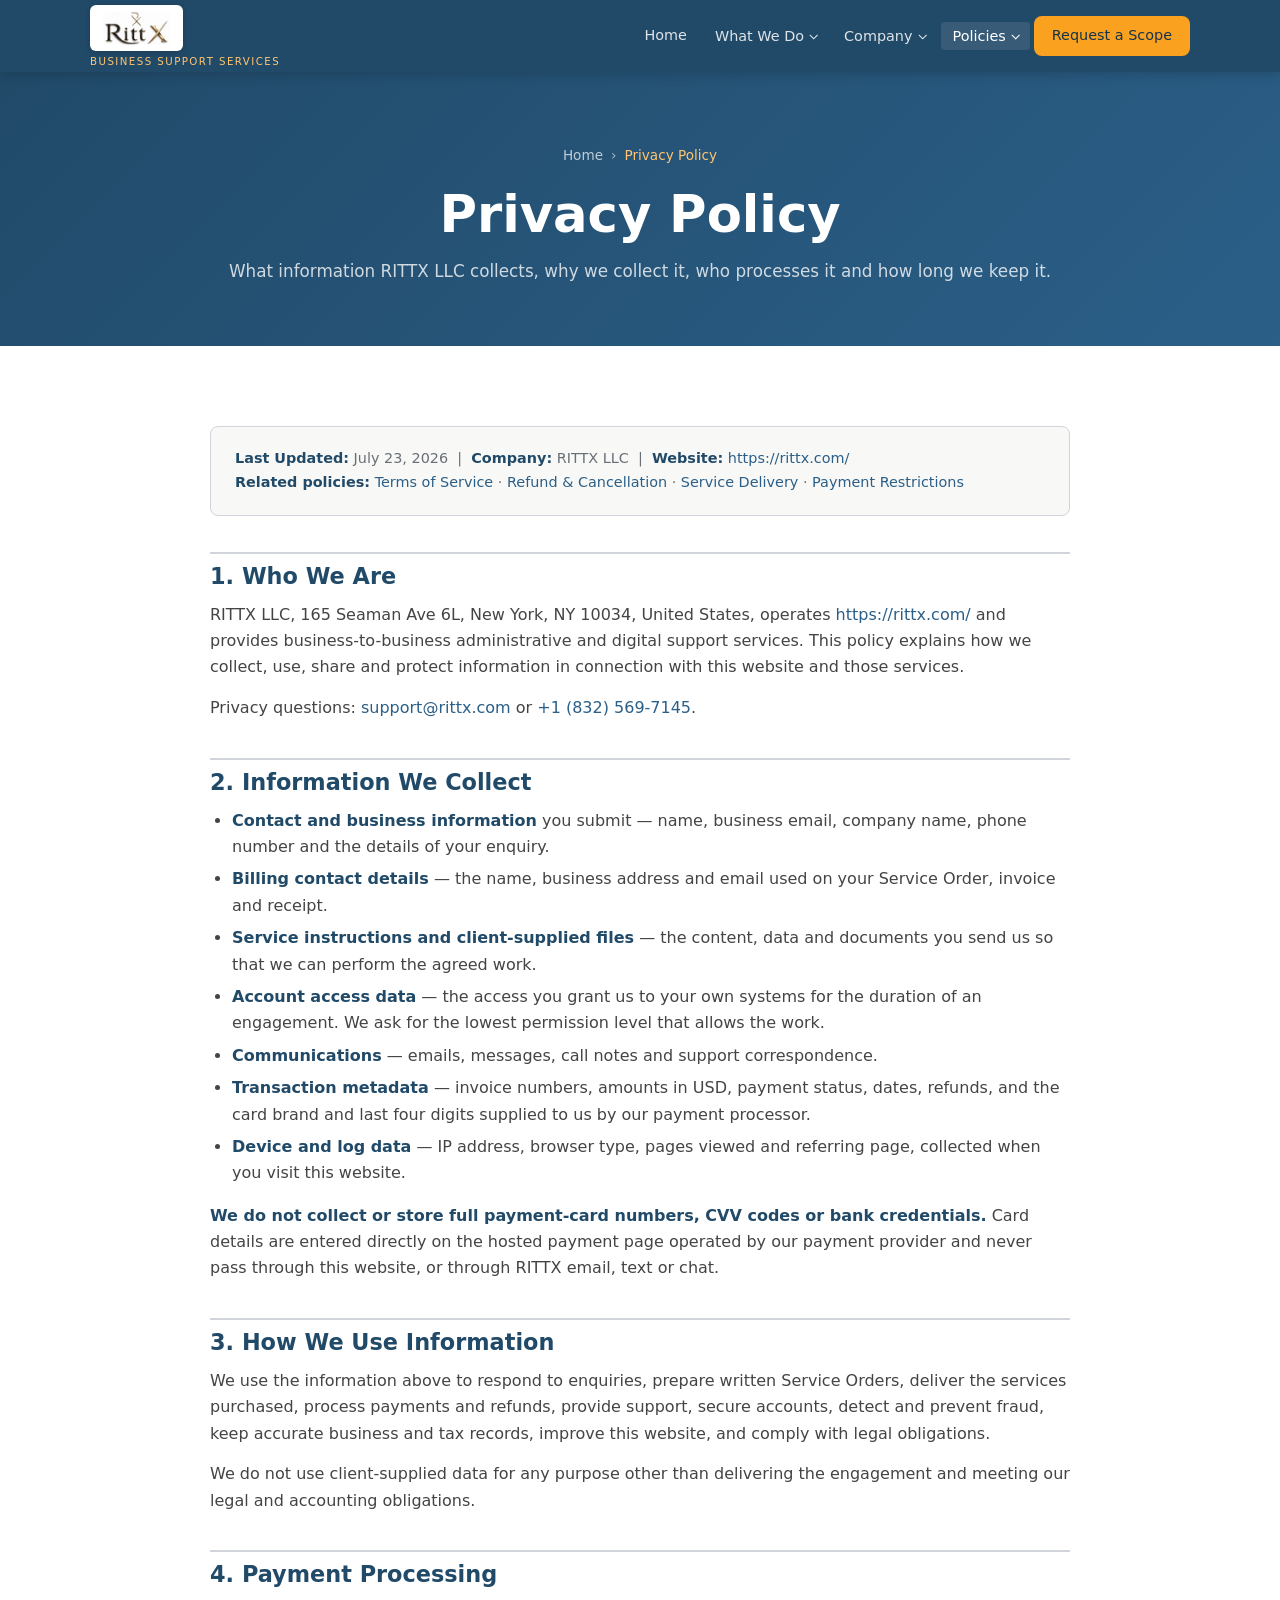
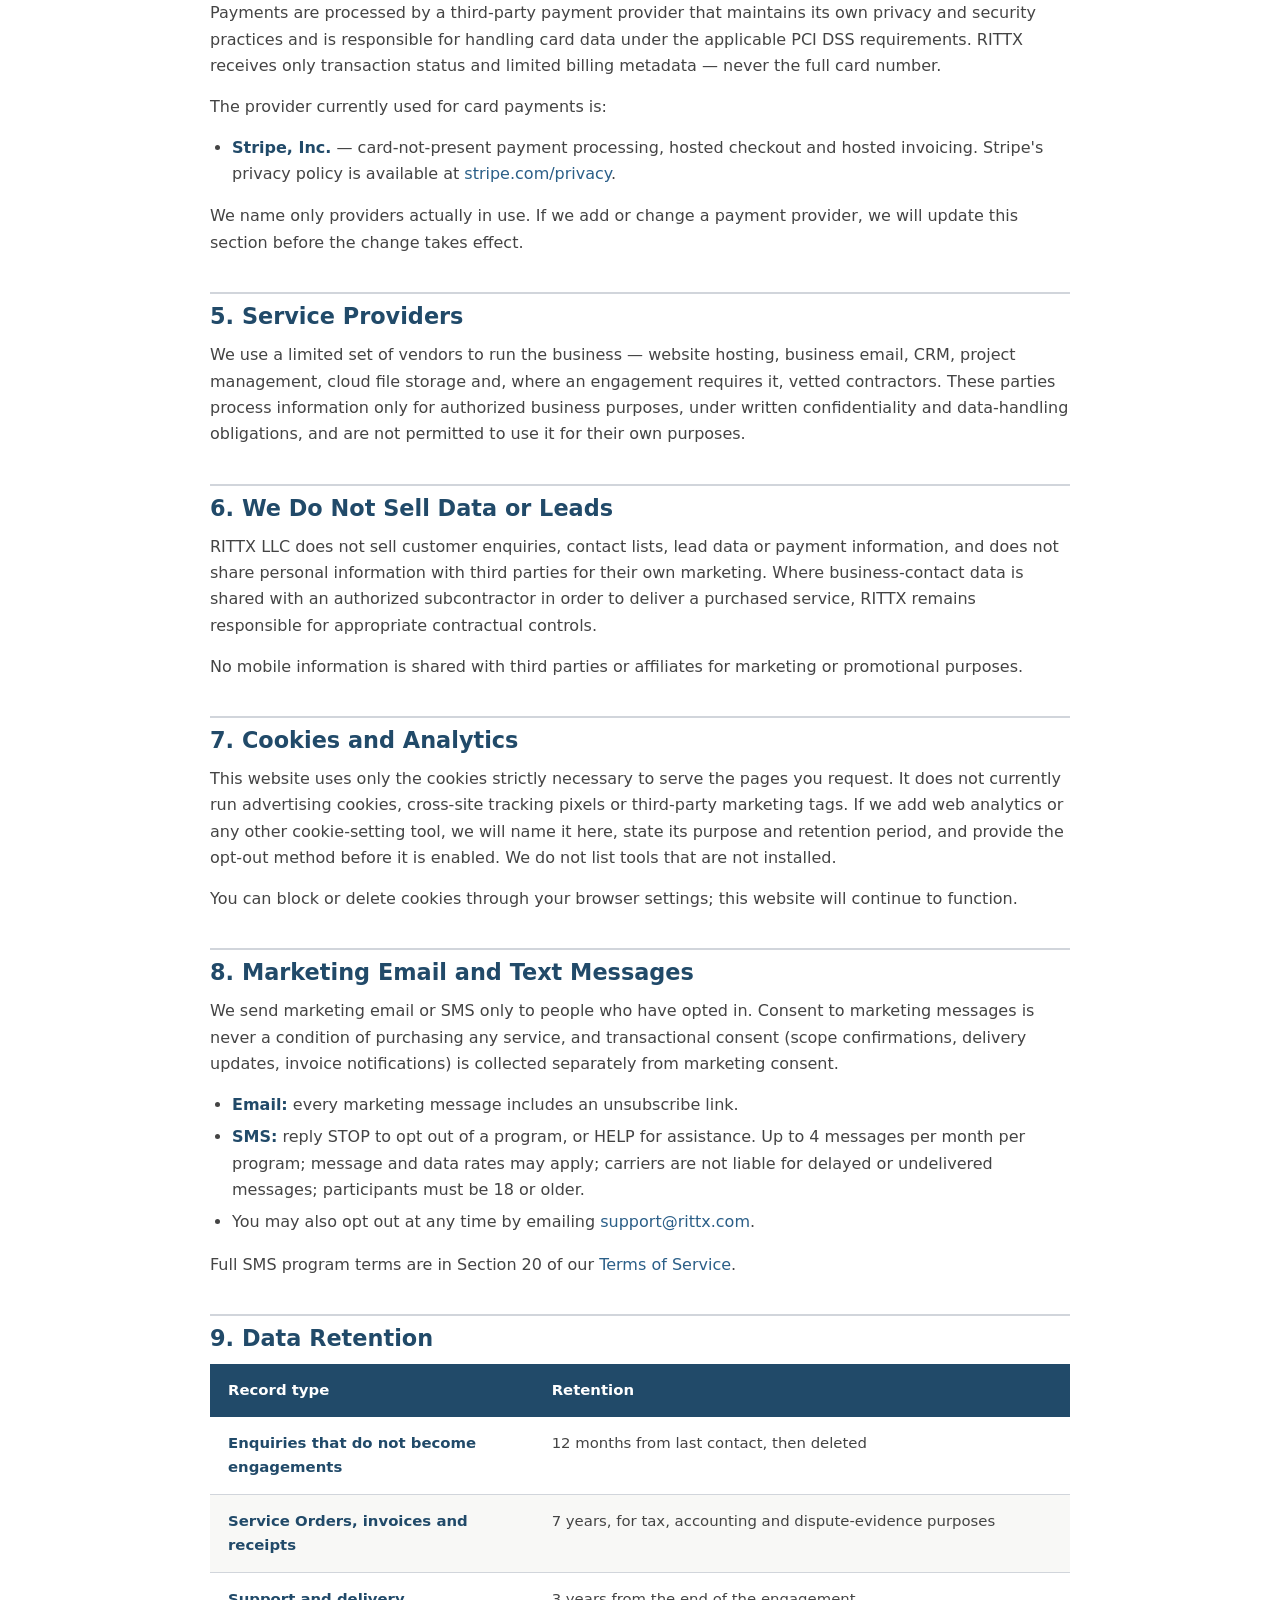
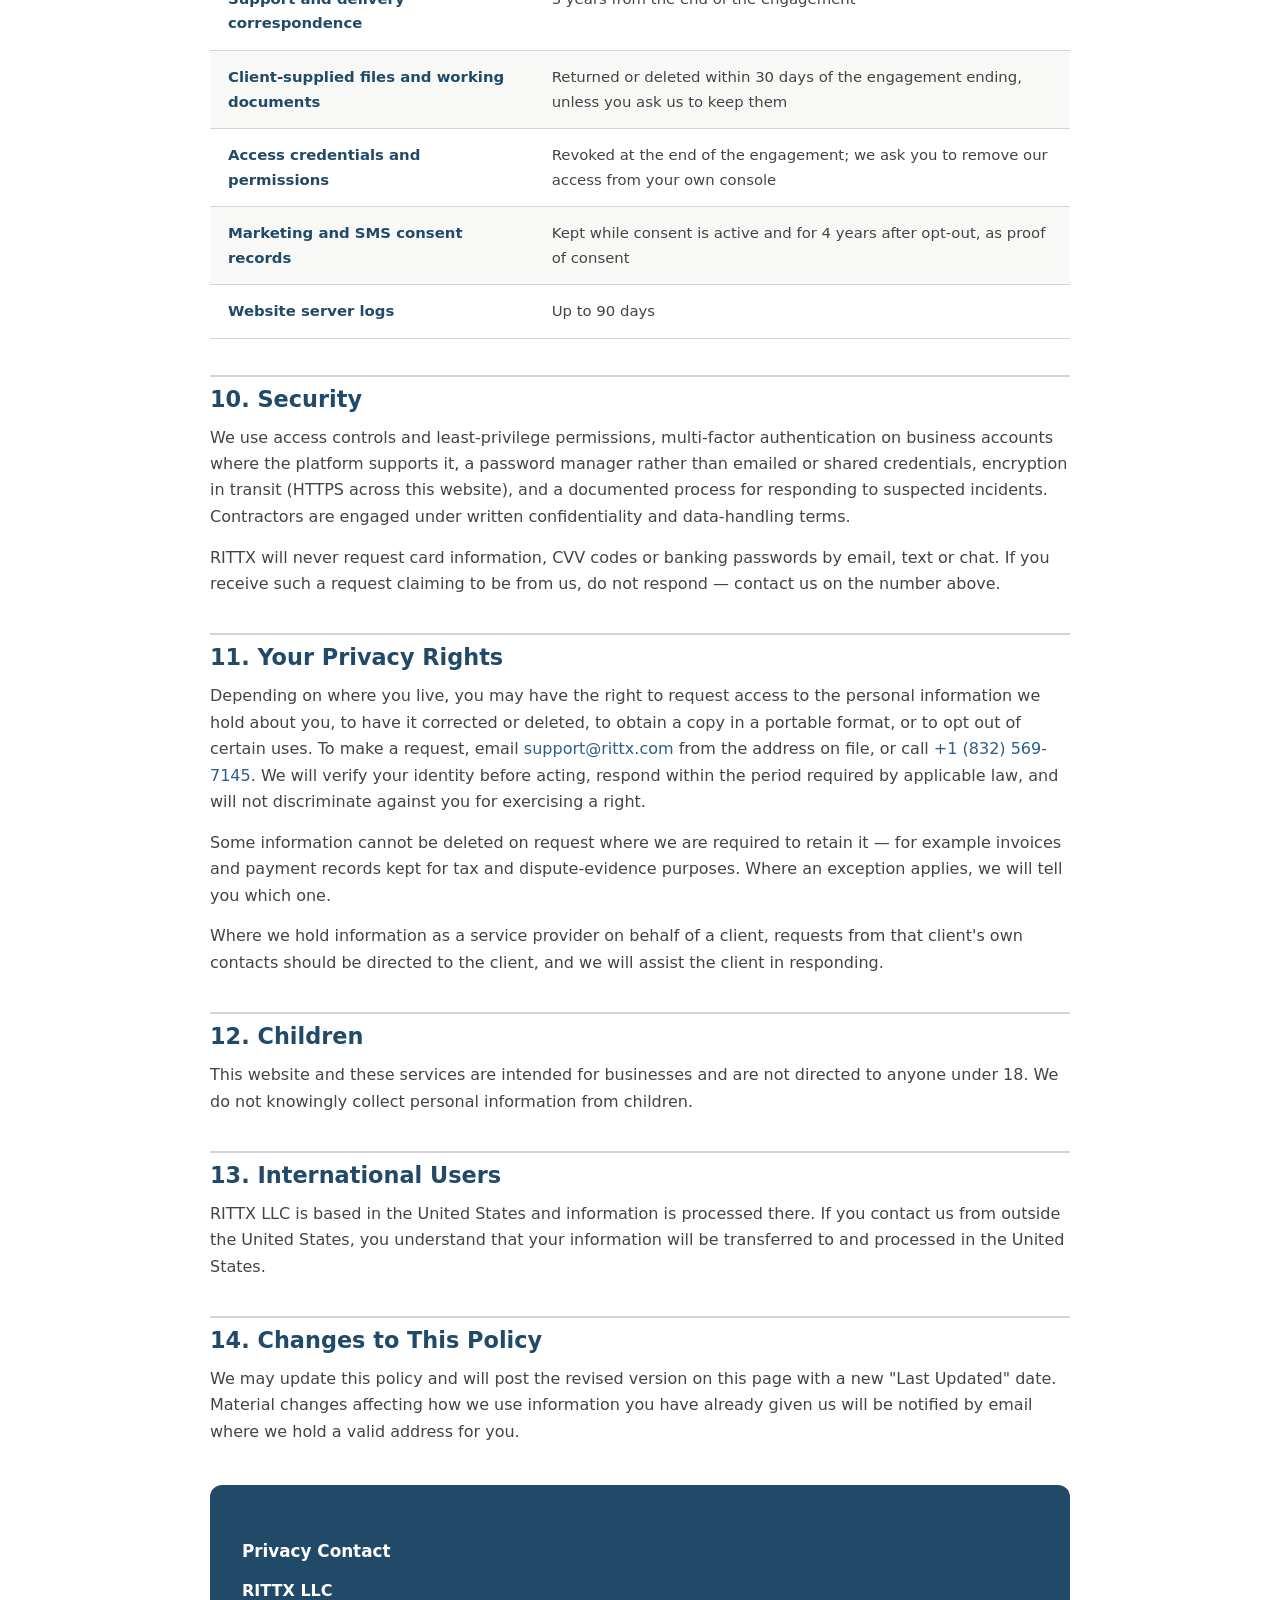
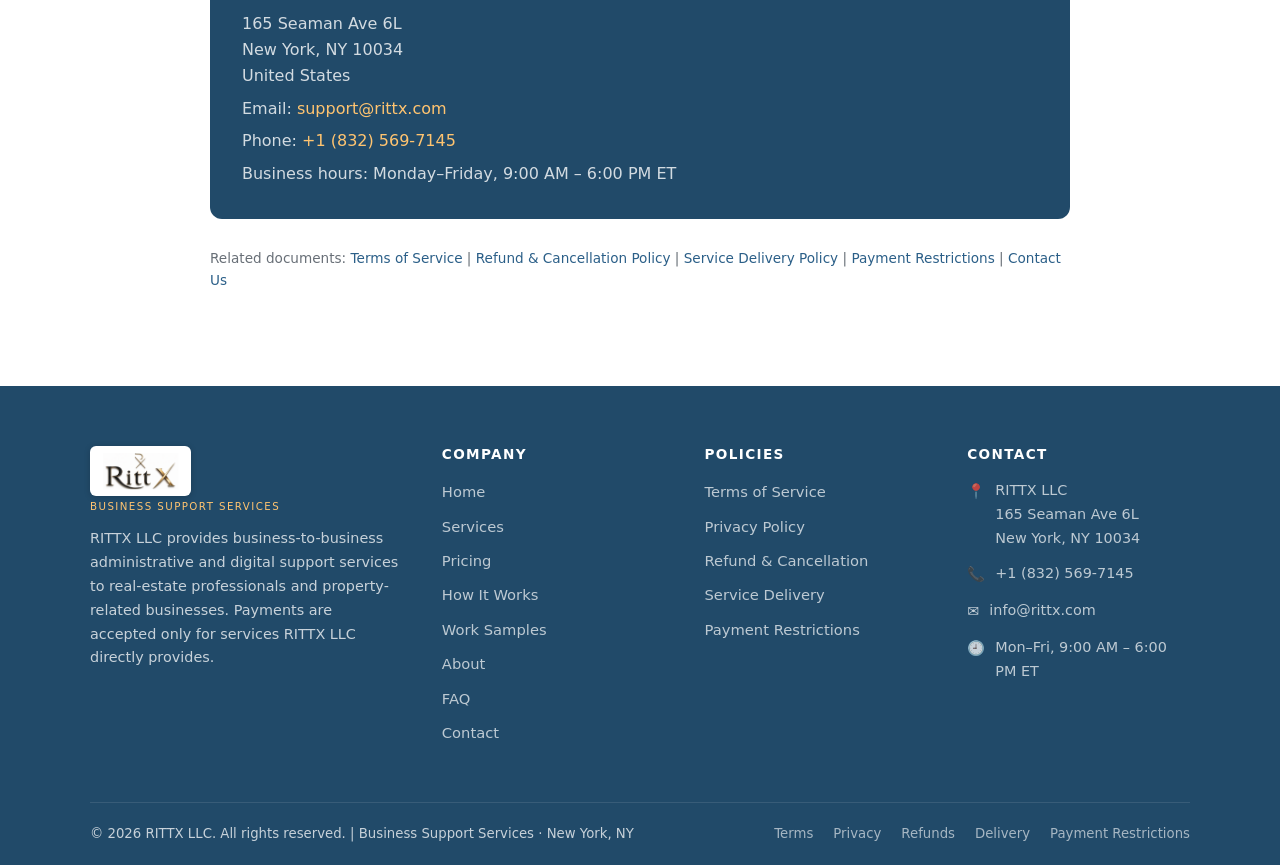
<file: privacy-policy.html>
<!DOCTYPE html>
<html lang="en">
<head>
  <meta charset="UTF-8" />
  <meta name="viewport" content="width=device-width, initial-scale=1.0" />
  <title>Privacy Policy — RITTX LLC</title>
  <meta name="description" content="How RITTX LLC collects, uses, shares, retains and protects information, including payment processing, service providers, cookies, SMS consent, retention and your privacy rights." />
  <link rel="canonical" href="https://rittx.com/privacy-policy.html" />
  <meta property="og:type" content="website" />
  <meta property="og:site_name" content="RITTX LLC" />
  <meta property="og:url" content="https://rittx.com/privacy-policy.html" />
  <meta property="og:title" content="Privacy Policy — RITTX LLC" />
  <meta property="og:description" content="How RITTX LLC collects, uses, shares, retains and protects information, including payment processing, service providers, cookies, SMS consent, retention and your privacy rights." />
  <meta property="og:image" content="https://rittx.com/assets/rittx-wordmark.png" />
  <meta name="twitter:card" content="summary" />
  <meta name="twitter:title" content="Privacy Policy — RITTX LLC" />
  <meta name="twitter:description" content="How RITTX LLC collects, uses, shares, retains and protects information, including payment processing, service providers, cookies, SMS consent, retention and your privacy rights." />
  <meta name="twitter:image" content="https://rittx.com/assets/rittx-wordmark.png" />
  <link rel="icon" type="image/png" href="assets/favicon.png" />
  <link rel="stylesheet" href="style.css?v=2" />
</head>
<body>

<!-- ========== HEADER ========== -->
<header id="site-header">
  <div class="container">
    <div class="header-inner">
      <a href="index.html" class="logo">
        <img src="assets/rittx-wordmark.png" alt="RITTX LLC" class="logo-img" />
        <span class="logo-tagline">Business Support Services</span>
      </a>
      <button class="nav-toggle" aria-label="Toggle navigation" onclick="toggleNav()">
        <span></span><span></span><span></span>
      </button>
      <nav class="main-nav" id="main-nav">
        <a href="index.html">Home</a>
        <div class="nav-group">
          <button type="button" class="nav-group-btn" aria-expanded="false">What We Do</button>
          <div class="nav-dropdown">
            <a href="services.html">Services</a>
            <a href="pricing.html">Pricing</a>
            <a href="how-it-works.html">How It Works</a>
            <a href="work-samples.html">Work Samples</a>
          </div>
        </div>
        <div class="nav-group">
          <button type="button" class="nav-group-btn" aria-expanded="false">Company</button>
          <div class="nav-dropdown">
            <a href="about.html">About</a>
            <a href="faq.html">FAQ</a>
            <a href="contact.html">Contact</a>
          </div>
        </div>
        <div class="nav-group">
          <button type="button" class="nav-group-btn active" aria-expanded="false">Policies</button>
          <div class="nav-dropdown">
            <a href="terms-and-conditions.html">Terms of Service</a>
            <a href="privacy-policy.html" class="active">Privacy Policy</a>
            <a href="refund-and-cancellation.html">Refund &amp; Cancellation</a>
            <a href="service-delivery.html">Service Delivery</a>
          </div>
        </div>
        <a href="contact.html" class="nav-cta">Request a Scope</a>
      </nav>
    </div>
  </div>
</header>

<!-- ========== PAGE HERO ========== -->
<section class="page-hero">
  <div class="container">
    <div class="breadcrumb">
      <a href="index.html">Home</a> › <span>Privacy Policy</span>
    </div>
    <h1>Privacy Policy</h1>
    <p>What information RITTX LLC collects, why we collect it, who processes it and how long we keep it.</p>
  </div>
</section>

<!-- ========== LEGAL CONTENT ========== -->
<section class="section">
  <div class="container">
    <div class="legal-content">

      <div class="legal-meta">
        <strong>Last Updated:</strong> July 23, 2026 &nbsp;|&nbsp;
        <strong>Company:</strong> RITTX LLC &nbsp;|&nbsp;
        <strong>Website:</strong> <a href="https://rittx.com/">https://rittx.com/</a><br>
        <strong>Related policies:</strong>
        <a href="terms-and-conditions.html">Terms of Service</a> ·
        <a href="refund-and-cancellation.html">Refund &amp; Cancellation</a> ·
        <a href="service-delivery.html">Service Delivery</a> ·
        <a href="payment-restrictions.html">Payment Restrictions</a>
      </div>

      <h2>1. Who We Are</h2>
      <p>RITTX LLC, 165 Seaman Ave 6L, New York, NY 10034, United States, operates <a href="https://rittx.com/">https://rittx.com/</a> and provides business-to-business administrative and digital support services. This policy explains how we collect, use, share and protect information in connection with this website and those services.</p>
      <p>Privacy questions: <a href="mailto:support@rittx.com">support@rittx.com</a> or <a href="tel:+18325697145">+1 (832) 569-7145</a>.</p>

      <h2>2. Information We Collect</h2>
      <ul>
        <li><strong>Contact and business information</strong> you submit — name, business email, company name, phone number and the details of your enquiry.</li>
        <li><strong>Billing contact details</strong> — the name, business address and email used on your Service Order, invoice and receipt.</li>
        <li><strong>Service instructions and client-supplied files</strong> — the content, data and documents you send us so that we can perform the agreed work.</li>
        <li><strong>Account access data</strong> — the access you grant us to your own systems for the duration of an engagement. We ask for the lowest permission level that allows the work.</li>
        <li><strong>Communications</strong> — emails, messages, call notes and support correspondence.</li>
        <li><strong>Transaction metadata</strong> — invoice numbers, amounts in USD, payment status, dates, refunds, and the card brand and last four digits supplied to us by our payment processor.</li>
        <li><strong>Device and log data</strong> — IP address, browser type, pages viewed and referring page, collected when you visit this website.</li>
      </ul>
      <p><strong>We do not collect or store full payment-card numbers, CVV codes or bank credentials.</strong> Card details are entered directly on the hosted payment page operated by our payment provider and never pass through this website, or through RITTX email, text or chat.</p>

      <h2>3. How We Use Information</h2>
      <p>We use the information above to respond to enquiries, prepare written Service Orders, deliver the services purchased, process payments and refunds, provide support, secure accounts, detect and prevent fraud, keep accurate business and tax records, improve this website, and comply with legal obligations.</p>
      <p>We do not use client-supplied data for any purpose other than delivering the engagement and meeting our legal and accounting obligations.</p>

      <h2>4. Payment Processing</h2>
      <p>Payments are processed by a third-party payment provider that maintains its own privacy and security practices and is responsible for handling card data under the applicable PCI DSS requirements. RITTX receives only transaction status and limited billing metadata — never the full card number.</p>
      <p>The provider currently used for card payments is:</p>
      <ul>
        <li><strong>Stripe, Inc.</strong> — card-not-present payment processing, hosted checkout and hosted invoicing. Stripe's privacy policy is available at <a href="https://stripe.com/privacy" target="_blank" rel="noopener">stripe.com/privacy</a>.</li>
      </ul>
      <p>We name only providers actually in use. If we add or change a payment provider, we will update this section before the change takes effect.</p>

      <h2>5. Service Providers</h2>
      <p>We use a limited set of vendors to run the business — website hosting, business email, CRM, project management, cloud file storage and, where an engagement requires it, vetted contractors. These parties process information only for authorized business purposes, under written confidentiality and data-handling obligations, and are not permitted to use it for their own purposes.</p>

      <h2>6. We Do Not Sell Data or Leads</h2>
      <p>RITTX LLC does not sell customer enquiries, contact lists, lead data or payment information, and does not share personal information with third parties for their own marketing. Where business-contact data is shared with an authorized subcontractor in order to deliver a purchased service, RITTX remains responsible for appropriate contractual controls.</p>
      <p>No mobile information is shared with third parties or affiliates for marketing or promotional purposes.</p>

      <h2>7. Cookies and Analytics</h2>
      <p>This website uses only the cookies strictly necessary to serve the pages you request. It does not currently run advertising cookies, cross-site tracking pixels or third-party marketing tags. If we add web analytics or any other cookie-setting tool, we will name it here, state its purpose and retention period, and provide the opt-out method before it is enabled. We do not list tools that are not installed.</p>
      <p>You can block or delete cookies through your browser settings; this website will continue to function.</p>

      <h2>8. Marketing Email and Text Messages</h2>
      <p>We send marketing email or SMS only to people who have opted in. Consent to marketing messages is never a condition of purchasing any service, and transactional consent (scope confirmations, delivery updates, invoice notifications) is collected separately from marketing consent.</p>
      <ul>
        <li><strong>Email:</strong> every marketing message includes an unsubscribe link.</li>
        <li><strong>SMS:</strong> reply STOP to opt out of a program, or HELP for assistance. Up to 4 messages per month per program; message and data rates may apply; carriers are not liable for delayed or undelivered messages; participants must be 18 or older.</li>
        <li>You may also opt out at any time by emailing <a href="mailto:support@rittx.com">support@rittx.com</a>.</li>
      </ul>
      <p>Full SMS program terms are in Section 20 of our <a href="terms-and-conditions.html">Terms of Service</a>.</p>

      <h2>9. Data Retention</h2>
      <div class="data-table-wrap">
        <table class="data-table">
          <thead>
            <tr>
              <th>Record type</th>
              <th>Retention</th>
            </tr>
          </thead>
          <tbody>
            <tr>
              <td>Enquiries that do not become engagements</td>
              <td>12 months from last contact, then deleted</td>
            </tr>
            <tr>
              <td>Service Orders, invoices and receipts</td>
              <td>7 years, for tax, accounting and dispute-evidence purposes</td>
            </tr>
            <tr>
              <td>Support and delivery correspondence</td>
              <td>3 years from the end of the engagement</td>
            </tr>
            <tr>
              <td>Client-supplied files and working documents</td>
              <td>Returned or deleted within 30 days of the engagement ending, unless you ask us to keep them</td>
            </tr>
            <tr>
              <td>Access credentials and permissions</td>
              <td>Revoked at the end of the engagement; we ask you to remove our access from your own console</td>
            </tr>
            <tr>
              <td>Marketing and SMS consent records</td>
              <td>Kept while consent is active and for 4 years after opt-out, as proof of consent</td>
            </tr>
            <tr>
              <td>Website server logs</td>
              <td>Up to 90 days</td>
            </tr>
          </tbody>
        </table>
      </div>

      <h2>10. Security</h2>
      <p>We use access controls and least-privilege permissions, multi-factor authentication on business accounts where the platform supports it, a password manager rather than emailed or shared credentials, encryption in transit (HTTPS across this website), and a documented process for responding to suspected incidents. Contractors are engaged under written confidentiality and data-handling terms.</p>
      <p>RITTX will never request card information, CVV codes or banking passwords by email, text or chat. If you receive such a request claiming to be from us, do not respond — contact us on the number above.</p>

      <h2>11. Your Privacy Rights</h2>
      <p>Depending on where you live, you may have the right to request access to the personal information we hold about you, to have it corrected or deleted, to obtain a copy in a portable format, or to opt out of certain uses. To make a request, email <a href="mailto:support@rittx.com">support@rittx.com</a> from the address on file, or call <a href="tel:+18325697145">+1 (832) 569-7145</a>. We will verify your identity before acting, respond within the period required by applicable law, and will not discriminate against you for exercising a right.</p>
      <p>Some information cannot be deleted on request where we are required to retain it — for example invoices and payment records kept for tax and dispute-evidence purposes. Where an exception applies, we will tell you which one.</p>
      <p>Where we hold information as a service provider on behalf of a client, requests from that client's own contacts should be directed to the client, and we will assist the client in responding.</p>

      <h2>12. Children</h2>
      <p>This website and these services are intended for businesses and are not directed to anyone under 18. We do not knowingly collect personal information from children.</p>

      <h2>13. International Users</h2>
      <p>RITTX LLC is based in the United States and information is processed there. If you contact us from outside the United States, you understand that your information will be transferred to and processed in the United States.</p>

      <h2>14. Changes to This Policy</h2>
      <p>We may update this policy and will post the revised version on this page with a new "Last Updated" date. Material changes affecting how we use information you have already given us will be notified by email where we hold a valid address for you.</p>

      <!-- Contact box -->
      <div class="legal-contact-box">
        <h3>Privacy Contact</h3>
        <p><strong style="color:var(--white);">RITTX LLC</strong></p>
        <p>165 Seaman Ave 6L<br>New York, NY 10034<br>United States</p>
        <p>Email: <a href="mailto:support@rittx.com">support@rittx.com</a></p>
        <p>Phone: <a href="tel:+18325697145">+1 (832) 569-7145</a></p>
        <p style="margin-bottom:0;">Business hours: Monday–Friday, 9:00 AM – 6:00 PM ET</p>
      </div>

      <p style="margin-top:28px;font-size:0.85rem;color:var(--gray);">
        Related documents:
        <a href="terms-and-conditions.html">Terms of Service</a> |
        <a href="refund-and-cancellation.html">Refund &amp; Cancellation Policy</a> |
        <a href="service-delivery.html">Service Delivery Policy</a> |
        <a href="payment-restrictions.html">Payment Restrictions</a> |
        <a href="contact.html">Contact Us</a>
      </p>

    </div>
  </div>
</section>

<!-- ========== FOOTER ========== -->
<footer id="site-footer">
  <div class="container">
    <div class="footer-grid">
      <div class="footer-brand">
        <a href="index.html" class="logo">
          <img src="assets/rittx-wordmark.png" alt="RITTX LLC" class="logo-img" />
          <span class="logo-tagline">Business Support Services</span>
        </a>
        <p>RITTX LLC provides business-to-business administrative and digital support services to real-estate professionals and property-related businesses. Payments are accepted only for services RITTX LLC directly provides.</p>
      </div>
      <div class="footer-col">
        <h4>Company</h4>
        <ul>
          <li><a href="index.html">Home</a></li>
          <li><a href="services.html">Services</a></li>
          <li><a href="pricing.html">Pricing</a></li>
          <li><a href="how-it-works.html">How It Works</a></li>
          <li><a href="work-samples.html">Work Samples</a></li>
          <li><a href="about.html">About</a></li>
          <li><a href="faq.html">FAQ</a></li>
          <li><a href="contact.html">Contact</a></li>
        </ul>
      </div>
      <div class="footer-col">
        <h4>Policies</h4>
        <ul>
          <li><a href="terms-and-conditions.html">Terms of Service</a></li>
          <li><a href="privacy-policy.html">Privacy Policy</a></li>
          <li><a href="refund-and-cancellation.html">Refund &amp; Cancellation</a></li>
          <li><a href="service-delivery.html">Service Delivery</a></li>
          <li><a href="payment-restrictions.html">Payment Restrictions</a></li>
        </ul>
      </div>
      <div class="footer-col">
        <h4>Contact</h4>
        <div class="footer-contact-item">
          <span>📍</span>
          <p>RITTX LLC<br>165 Seaman Ave 6L<br>New York, NY 10034</p>
        </div>
        <div class="footer-contact-item">
          <span>📞</span>
          <a href="tel:+18325697145">+1 (832) 569-7145</a>
        </div>
        <div class="footer-contact-item">
          <span>✉️</span>
          <a href="mailto:info@rittx.com">info@rittx.com</a>
        </div>
        <div class="footer-contact-item">
          <span>🕘</span>
          <p>Mon–Fri, 9:00 AM – 6:00 PM ET</p>
        </div>
      </div>
    </div>
    <div class="footer-bottom">
      <p>© 2026 RITTX LLC. All rights reserved. | Business Support Services · New York, NY</p>
      <div class="footer-legal-links">
        <a href="terms-and-conditions.html">Terms</a>
        <a href="privacy-policy.html">Privacy</a>
        <a href="refund-and-cancellation.html">Refunds</a>
        <a href="service-delivery.html">Delivery</a>
        <a href="payment-restrictions.html">Payment Restrictions</a>
      </div>
    </div>
  </div>
</footer>

<script>
  function toggleNav() {
    document.getElementById('main-nav').classList.toggle('open');
  }

  // Dropdowns: hover opens them on desktop via CSS; this handles tap/click,
  // which is the only way they open inside the mobile sheet.
  (function () {
    var groups = Array.prototype.slice.call(document.querySelectorAll('.nav-group'));

    groups.forEach(function (group) {
      var btn = group.querySelector('.nav-group-btn');
      if (!btn) return;
      btn.addEventListener('click', function (e) {
        e.stopPropagation();
        var wasOpen = group.classList.contains('open');
        groups.forEach(function (g) { g.classList.remove('open'); });
        groups.forEach(function (g) {
          var b = g.querySelector('.nav-group-btn');
          if (b) b.setAttribute('aria-expanded', 'false');
        });
        if (!wasOpen) {
          group.classList.add('open');
          btn.setAttribute('aria-expanded', 'true');
        }
      });
    });

    document.addEventListener('click', function () {
      groups.forEach(function (g) {
        g.classList.remove('open');
        var b = g.querySelector('.nav-group-btn');
        if (b) b.setAttribute('aria-expanded', 'false');
      });
    });

    document.addEventListener('keydown', function (e) {
      if (e.key !== 'Escape') return;
      groups.forEach(function (g) {
        g.classList.remove('open');
        var b = g.querySelector('.nav-group-btn');
        if (b) b.setAttribute('aria-expanded', 'false');
      });
    });
  })();
</script>
</body>
</html>
</file>
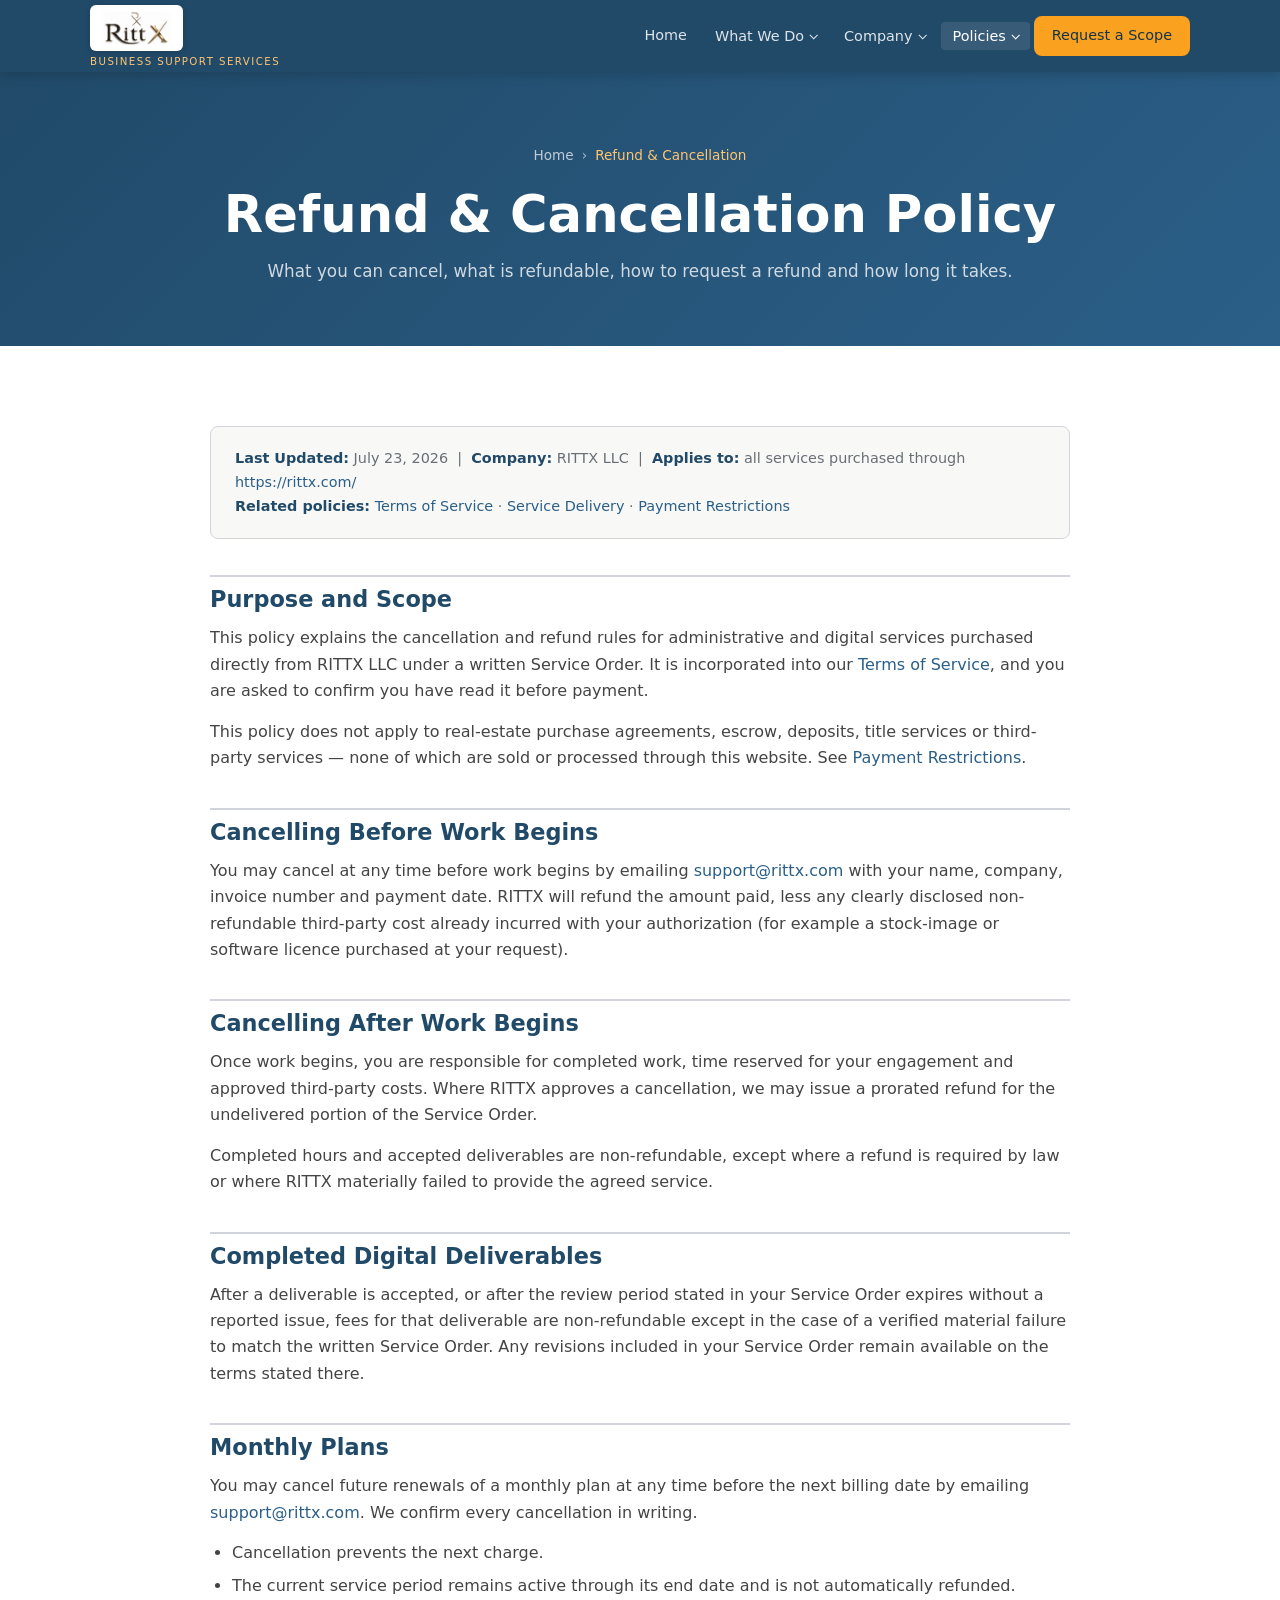
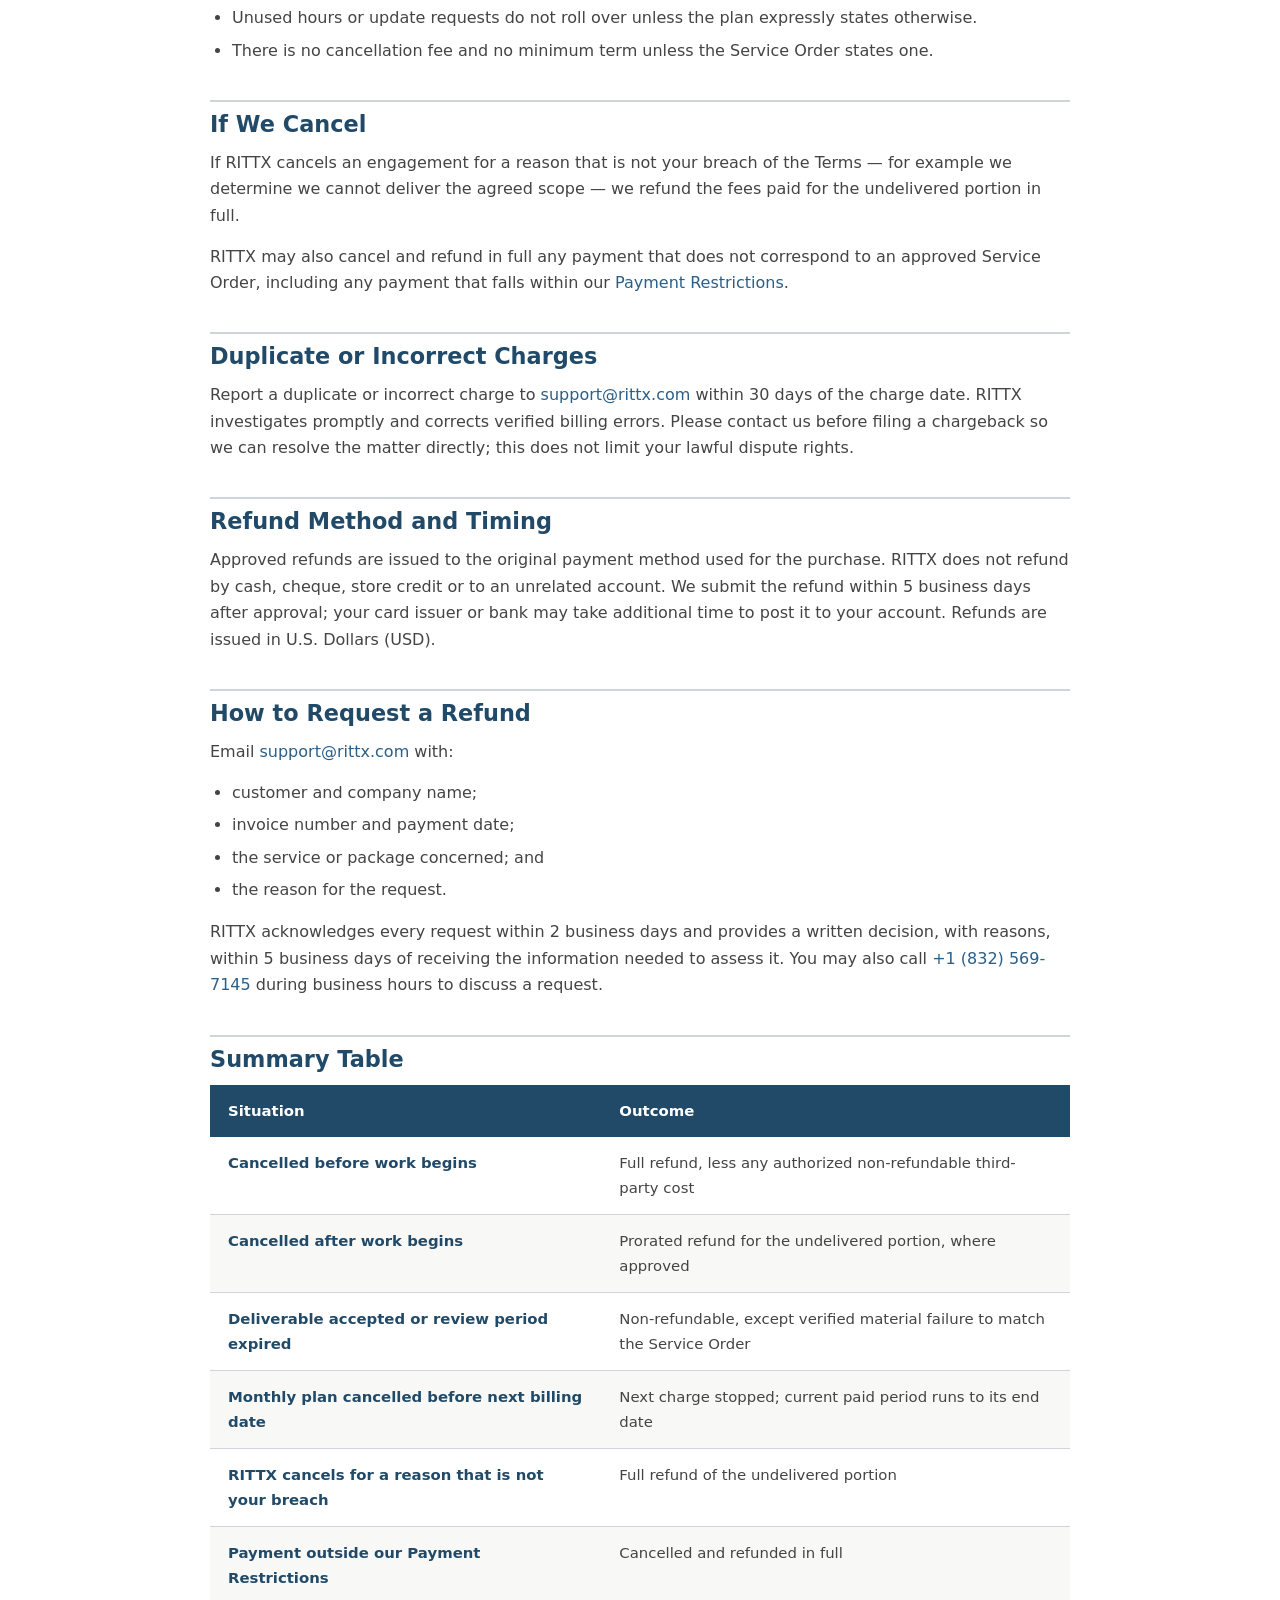
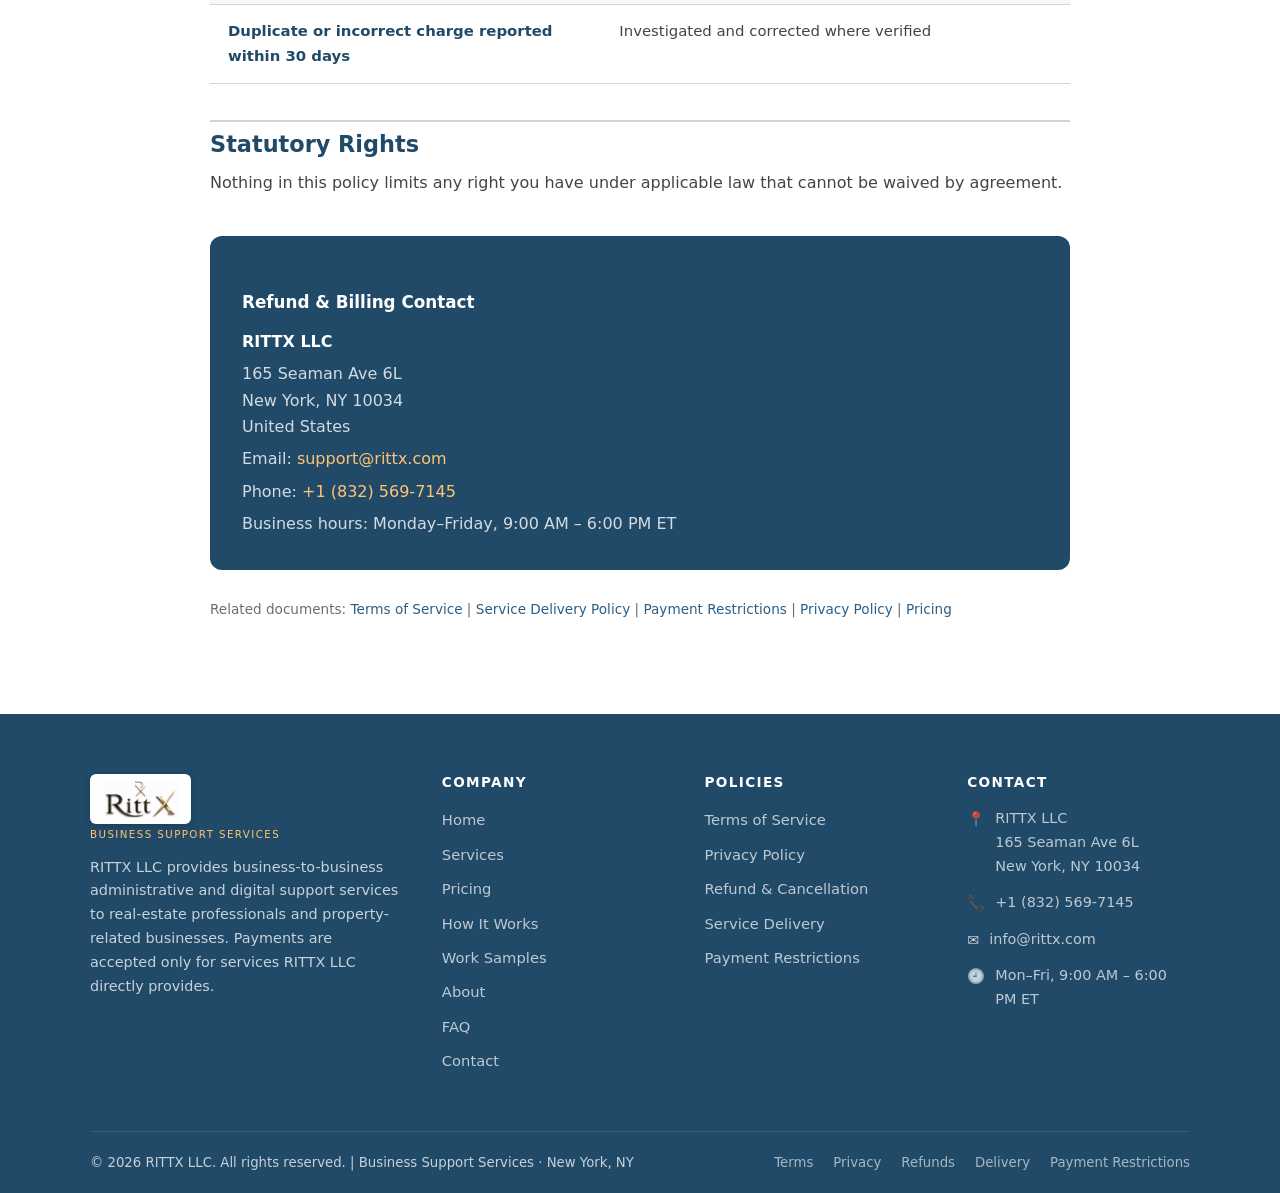
<file: refund-and-cancellation.html>
<!DOCTYPE html>
<html lang="en">
<head>
  <meta charset="UTF-8" />
  <meta name="viewport" content="width=device-width, initial-scale=1.0" />
  <title>Refund &amp; Cancellation Policy — RITTX LLC</title>
  <meta name="description" content="RITTX LLC refund and cancellation rules: cancelling before work begins, prorated refunds after work starts, monthly plan cancellation, duplicate charges, refund method and timing." />
  <link rel="canonical" href="https://rittx.com/refund-and-cancellation.html" />
  <meta property="og:type" content="website" />
  <meta property="og:site_name" content="RITTX LLC" />
  <meta property="og:url" content="https://rittx.com/refund-and-cancellation.html" />
  <meta property="og:title" content="Refund &amp; Cancellation Policy — RITTX LLC" />
  <meta property="og:description" content="RITTX LLC refund and cancellation rules: cancelling before work begins, prorated refunds after work starts, monthly plan cancellation, duplicate charges, refund method and timing." />
  <meta property="og:image" content="https://rittx.com/assets/rittx-wordmark.png" />
  <meta name="twitter:card" content="summary" />
  <meta name="twitter:title" content="Refund &amp; Cancellation Policy — RITTX LLC" />
  <meta name="twitter:description" content="RITTX LLC refund and cancellation rules: cancelling before work begins, prorated refunds after work starts, monthly plan cancellation, duplicate charges, refund method and timing." />
  <meta name="twitter:image" content="https://rittx.com/assets/rittx-wordmark.png" />
  <link rel="icon" type="image/png" href="assets/favicon.png" />
  <link rel="stylesheet" href="style.css?v=2" />
</head>
<body>

<!-- ========== HEADER ========== -->
<header id="site-header">
  <div class="container">
    <div class="header-inner">
      <a href="index.html" class="logo">
        <img src="assets/rittx-wordmark.png" alt="RITTX LLC" class="logo-img" />
        <span class="logo-tagline">Business Support Services</span>
      </a>
      <button class="nav-toggle" aria-label="Toggle navigation" onclick="toggleNav()">
        <span></span><span></span><span></span>
      </button>
      <nav class="main-nav" id="main-nav">
        <a href="index.html">Home</a>
        <div class="nav-group">
          <button type="button" class="nav-group-btn" aria-expanded="false">What We Do</button>
          <div class="nav-dropdown">
            <a href="services.html">Services</a>
            <a href="pricing.html">Pricing</a>
            <a href="how-it-works.html">How It Works</a>
            <a href="work-samples.html">Work Samples</a>
          </div>
        </div>
        <div class="nav-group">
          <button type="button" class="nav-group-btn" aria-expanded="false">Company</button>
          <div class="nav-dropdown">
            <a href="about.html">About</a>
            <a href="faq.html">FAQ</a>
            <a href="contact.html">Contact</a>
          </div>
        </div>
        <div class="nav-group">
          <button type="button" class="nav-group-btn active" aria-expanded="false">Policies</button>
          <div class="nav-dropdown">
            <a href="terms-and-conditions.html">Terms of Service</a>
            <a href="privacy-policy.html">Privacy Policy</a>
            <a href="refund-and-cancellation.html" class="active">Refund &amp; Cancellation</a>
            <a href="service-delivery.html">Service Delivery</a>
          </div>
        </div>
        <a href="contact.html" class="nav-cta">Request a Scope</a>
      </nav>
    </div>
  </div>
</header>

<!-- ========== PAGE HERO ========== -->
<section class="page-hero">
  <div class="container">
    <div class="breadcrumb">
      <a href="index.html">Home</a> › <span>Refund &amp; Cancellation</span>
    </div>
    <h1>Refund &amp; Cancellation Policy</h1>
    <p>What you can cancel, what is refundable, how to request a refund and how long it takes.</p>
  </div>
</section>

<!-- ========== LEGAL CONTENT ========== -->
<section class="section">
  <div class="container">
    <div class="legal-content">

      <div class="legal-meta">
        <strong>Last Updated:</strong> July 23, 2026 &nbsp;|&nbsp;
        <strong>Company:</strong> RITTX LLC &nbsp;|&nbsp;
        <strong>Applies to:</strong> all services purchased through <a href="https://rittx.com/">https://rittx.com/</a><br>
        <strong>Related policies:</strong>
        <a href="terms-and-conditions.html">Terms of Service</a> ·
        <a href="service-delivery.html">Service Delivery</a> ·
        <a href="payment-restrictions.html">Payment Restrictions</a>
      </div>

      <h2>Purpose and Scope</h2>
      <p>This policy explains the cancellation and refund rules for administrative and digital services purchased directly from RITTX LLC under a written Service Order. It is incorporated into our <a href="terms-and-conditions.html">Terms of Service</a>, and you are asked to confirm you have read it before payment.</p>
      <p>This policy does not apply to real-estate purchase agreements, escrow, deposits, title services or third-party services — none of which are sold or processed through this website. See <a href="payment-restrictions.html">Payment Restrictions</a>.</p>

      <h2>Cancelling Before Work Begins</h2>
      <p>You may cancel at any time before work begins by emailing <a href="mailto:support@rittx.com">support@rittx.com</a> with your name, company, invoice number and payment date. RITTX will refund the amount paid, less any clearly disclosed non-refundable third-party cost already incurred with your authorization (for example a stock-image or software licence purchased at your request).</p>

      <h2>Cancelling After Work Begins</h2>
      <p>Once work begins, you are responsible for completed work, time reserved for your engagement and approved third-party costs. Where RITTX approves a cancellation, we may issue a prorated refund for the undelivered portion of the Service Order.</p>
      <p>Completed hours and accepted deliverables are non-refundable, except where a refund is required by law or where RITTX materially failed to provide the agreed service.</p>

      <h2>Completed Digital Deliverables</h2>
      <p>After a deliverable is accepted, or after the review period stated in your Service Order expires without a reported issue, fees for that deliverable are non-refundable except in the case of a verified material failure to match the written Service Order. Any revisions included in your Service Order remain available on the terms stated there.</p>

      <h2>Monthly Plans</h2>
      <p>You may cancel future renewals of a monthly plan at any time before the next billing date by emailing <a href="mailto:support@rittx.com">support@rittx.com</a>. We confirm every cancellation in writing.</p>
      <ul>
        <li>Cancellation prevents the next charge.</li>
        <li>The current service period remains active through its end date and is not automatically refunded.</li>
        <li>Unused hours or update requests do not roll over unless the plan expressly states otherwise.</li>
        <li>There is no cancellation fee and no minimum term unless the Service Order states one.</li>
      </ul>

      <h2>If We Cancel</h2>
      <p>If RITTX cancels an engagement for a reason that is not your breach of the Terms — for example we determine we cannot deliver the agreed scope — we refund the fees paid for the undelivered portion in full.</p>
      <p>RITTX may also cancel and refund in full any payment that does not correspond to an approved Service Order, including any payment that falls within our <a href="payment-restrictions.html">Payment Restrictions</a>.</p>

      <h2>Duplicate or Incorrect Charges</h2>
      <p>Report a duplicate or incorrect charge to <a href="mailto:support@rittx.com">support@rittx.com</a> within 30 days of the charge date. RITTX investigates promptly and corrects verified billing errors. Please contact us before filing a chargeback so we can resolve the matter directly; this does not limit your lawful dispute rights.</p>

      <h2>Refund Method and Timing</h2>
      <p>Approved refunds are issued to the original payment method used for the purchase. RITTX does not refund by cash, cheque, store credit or to an unrelated account. We submit the refund within 5 business days after approval; your card issuer or bank may take additional time to post it to your account. Refunds are issued in U.S. Dollars (USD).</p>

      <h2>How to Request a Refund</h2>
      <p>Email <a href="mailto:support@rittx.com">support@rittx.com</a> with:</p>
      <ul>
        <li>customer and company name;</li>
        <li>invoice number and payment date;</li>
        <li>the service or package concerned; and</li>
        <li>the reason for the request.</li>
      </ul>
      <p>RITTX acknowledges every request within 2 business days and provides a written decision, with reasons, within 5 business days of receiving the information needed to assess it. You may also call <a href="tel:+18325697145">+1 (832) 569-7145</a> during business hours to discuss a request.</p>

      <h2>Summary Table</h2>
      <div class="data-table-wrap">
        <table class="data-table">
          <thead>
            <tr>
              <th>Situation</th>
              <th>Outcome</th>
            </tr>
          </thead>
          <tbody>
            <tr>
              <td>Cancelled before work begins</td>
              <td>Full refund, less any authorized non-refundable third-party cost</td>
            </tr>
            <tr>
              <td>Cancelled after work begins</td>
              <td>Prorated refund for the undelivered portion, where approved</td>
            </tr>
            <tr>
              <td>Deliverable accepted or review period expired</td>
              <td>Non-refundable, except verified material failure to match the Service Order</td>
            </tr>
            <tr>
              <td>Monthly plan cancelled before next billing date</td>
              <td>Next charge stopped; current paid period runs to its end date</td>
            </tr>
            <tr>
              <td>RITTX cancels for a reason that is not your breach</td>
              <td>Full refund of the undelivered portion</td>
            </tr>
            <tr>
              <td>Payment outside our Payment Restrictions</td>
              <td>Cancelled and refunded in full</td>
            </tr>
            <tr>
              <td>Duplicate or incorrect charge reported within 30 days</td>
              <td>Investigated and corrected where verified</td>
            </tr>
          </tbody>
        </table>
      </div>

      <h2>Statutory Rights</h2>
      <p>Nothing in this policy limits any right you have under applicable law that cannot be waived by agreement.</p>

      <!-- Contact box -->
      <div class="legal-contact-box">
        <h3>Refund &amp; Billing Contact</h3>
        <p><strong style="color:var(--white);">RITTX LLC</strong></p>
        <p>165 Seaman Ave 6L<br>New York, NY 10034<br>United States</p>
        <p>Email: <a href="mailto:support@rittx.com">support@rittx.com</a></p>
        <p>Phone: <a href="tel:+18325697145">+1 (832) 569-7145</a></p>
        <p style="margin-bottom:0;">Business hours: Monday–Friday, 9:00 AM – 6:00 PM ET</p>
      </div>

      <p style="margin-top:28px;font-size:0.85rem;color:var(--gray);">
        Related documents:
        <a href="terms-and-conditions.html">Terms of Service</a> |
        <a href="service-delivery.html">Service Delivery Policy</a> |
        <a href="payment-restrictions.html">Payment Restrictions</a> |
        <a href="privacy-policy.html">Privacy Policy</a> |
        <a href="pricing.html">Pricing</a>
      </p>

    </div>
  </div>
</section>

<!-- ========== FOOTER ========== -->
<footer id="site-footer">
  <div class="container">
    <div class="footer-grid">
      <div class="footer-brand">
        <a href="index.html" class="logo">
          <img src="assets/rittx-wordmark.png" alt="RITTX LLC" class="logo-img" />
          <span class="logo-tagline">Business Support Services</span>
        </a>
        <p>RITTX LLC provides business-to-business administrative and digital support services to real-estate professionals and property-related businesses. Payments are accepted only for services RITTX LLC directly provides.</p>
      </div>
      <div class="footer-col">
        <h4>Company</h4>
        <ul>
          <li><a href="index.html">Home</a></li>
          <li><a href="services.html">Services</a></li>
          <li><a href="pricing.html">Pricing</a></li>
          <li><a href="how-it-works.html">How It Works</a></li>
          <li><a href="work-samples.html">Work Samples</a></li>
          <li><a href="about.html">About</a></li>
          <li><a href="faq.html">FAQ</a></li>
          <li><a href="contact.html">Contact</a></li>
        </ul>
      </div>
      <div class="footer-col">
        <h4>Policies</h4>
        <ul>
          <li><a href="terms-and-conditions.html">Terms of Service</a></li>
          <li><a href="privacy-policy.html">Privacy Policy</a></li>
          <li><a href="refund-and-cancellation.html">Refund &amp; Cancellation</a></li>
          <li><a href="service-delivery.html">Service Delivery</a></li>
          <li><a href="payment-restrictions.html">Payment Restrictions</a></li>
        </ul>
      </div>
      <div class="footer-col">
        <h4>Contact</h4>
        <div class="footer-contact-item">
          <span>📍</span>
          <p>RITTX LLC<br>165 Seaman Ave 6L<br>New York, NY 10034</p>
        </div>
        <div class="footer-contact-item">
          <span>📞</span>
          <a href="tel:+18325697145">+1 (832) 569-7145</a>
        </div>
        <div class="footer-contact-item">
          <span>✉️</span>
          <a href="mailto:info@rittx.com">info@rittx.com</a>
        </div>
        <div class="footer-contact-item">
          <span>🕘</span>
          <p>Mon–Fri, 9:00 AM – 6:00 PM ET</p>
        </div>
      </div>
    </div>
    <div class="footer-bottom">
      <p>© 2026 RITTX LLC. All rights reserved. | Business Support Services · New York, NY</p>
      <div class="footer-legal-links">
        <a href="terms-and-conditions.html">Terms</a>
        <a href="privacy-policy.html">Privacy</a>
        <a href="refund-and-cancellation.html">Refunds</a>
        <a href="service-delivery.html">Delivery</a>
        <a href="payment-restrictions.html">Payment Restrictions</a>
      </div>
    </div>
  </div>
</footer>

<script>
  function toggleNav() {
    document.getElementById('main-nav').classList.toggle('open');
  }

  // Dropdowns: hover opens them on desktop via CSS; this handles tap/click,
  // which is the only way they open inside the mobile sheet.
  (function () {
    var groups = Array.prototype.slice.call(document.querySelectorAll('.nav-group'));

    groups.forEach(function (group) {
      var btn = group.querySelector('.nav-group-btn');
      if (!btn) return;
      btn.addEventListener('click', function (e) {
        e.stopPropagation();
        var wasOpen = group.classList.contains('open');
        groups.forEach(function (g) { g.classList.remove('open'); });
        groups.forEach(function (g) {
          var b = g.querySelector('.nav-group-btn');
          if (b) b.setAttribute('aria-expanded', 'false');
        });
        if (!wasOpen) {
          group.classList.add('open');
          btn.setAttribute('aria-expanded', 'true');
        }
      });
    });

    document.addEventListener('click', function () {
      groups.forEach(function (g) {
        g.classList.remove('open');
        var b = g.querySelector('.nav-group-btn');
        if (b) b.setAttribute('aria-expanded', 'false');
      });
    });

    document.addEventListener('keydown', function (e) {
      if (e.key !== 'Escape') return;
      groups.forEach(function (g) {
        g.classList.remove('open');
        var b = g.querySelector('.nav-group-btn');
        if (b) b.setAttribute('aria-expanded', 'false');
      });
    });
  })();
</script>
</body>
</html>
</file>
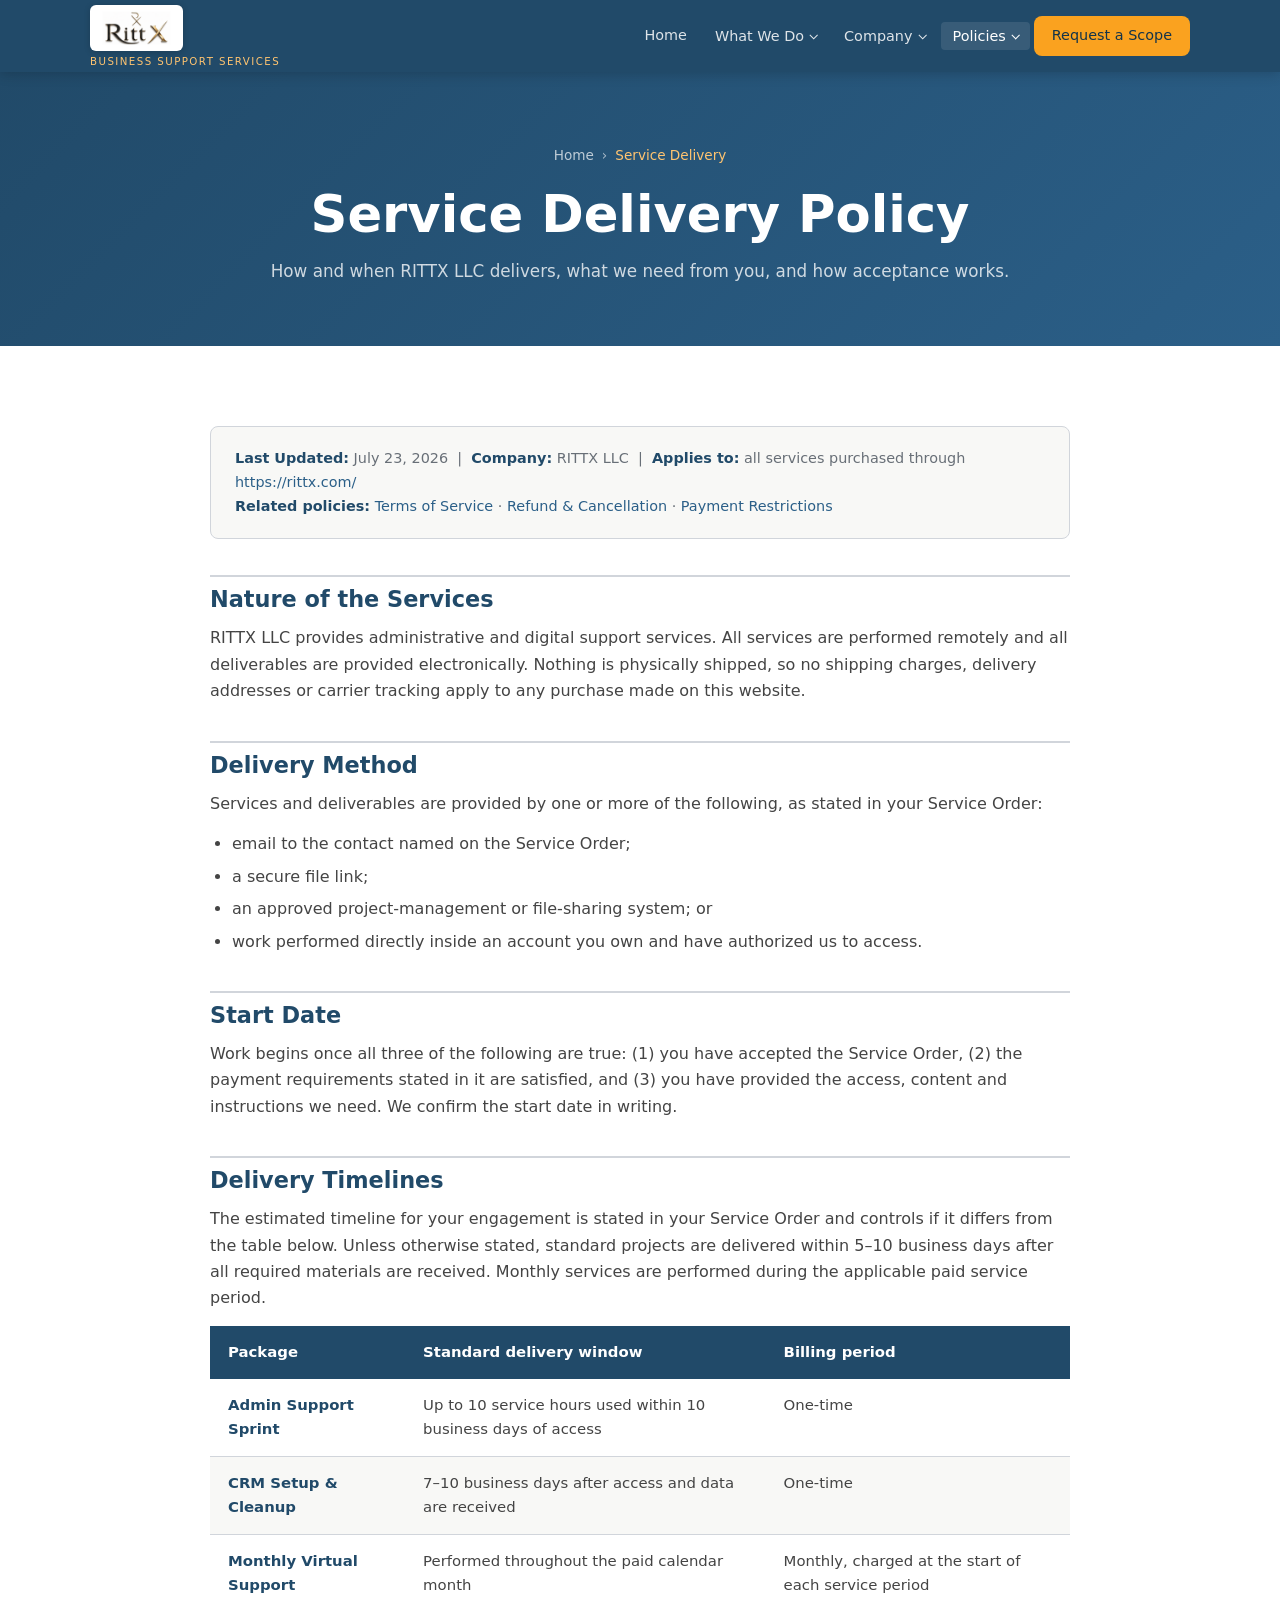
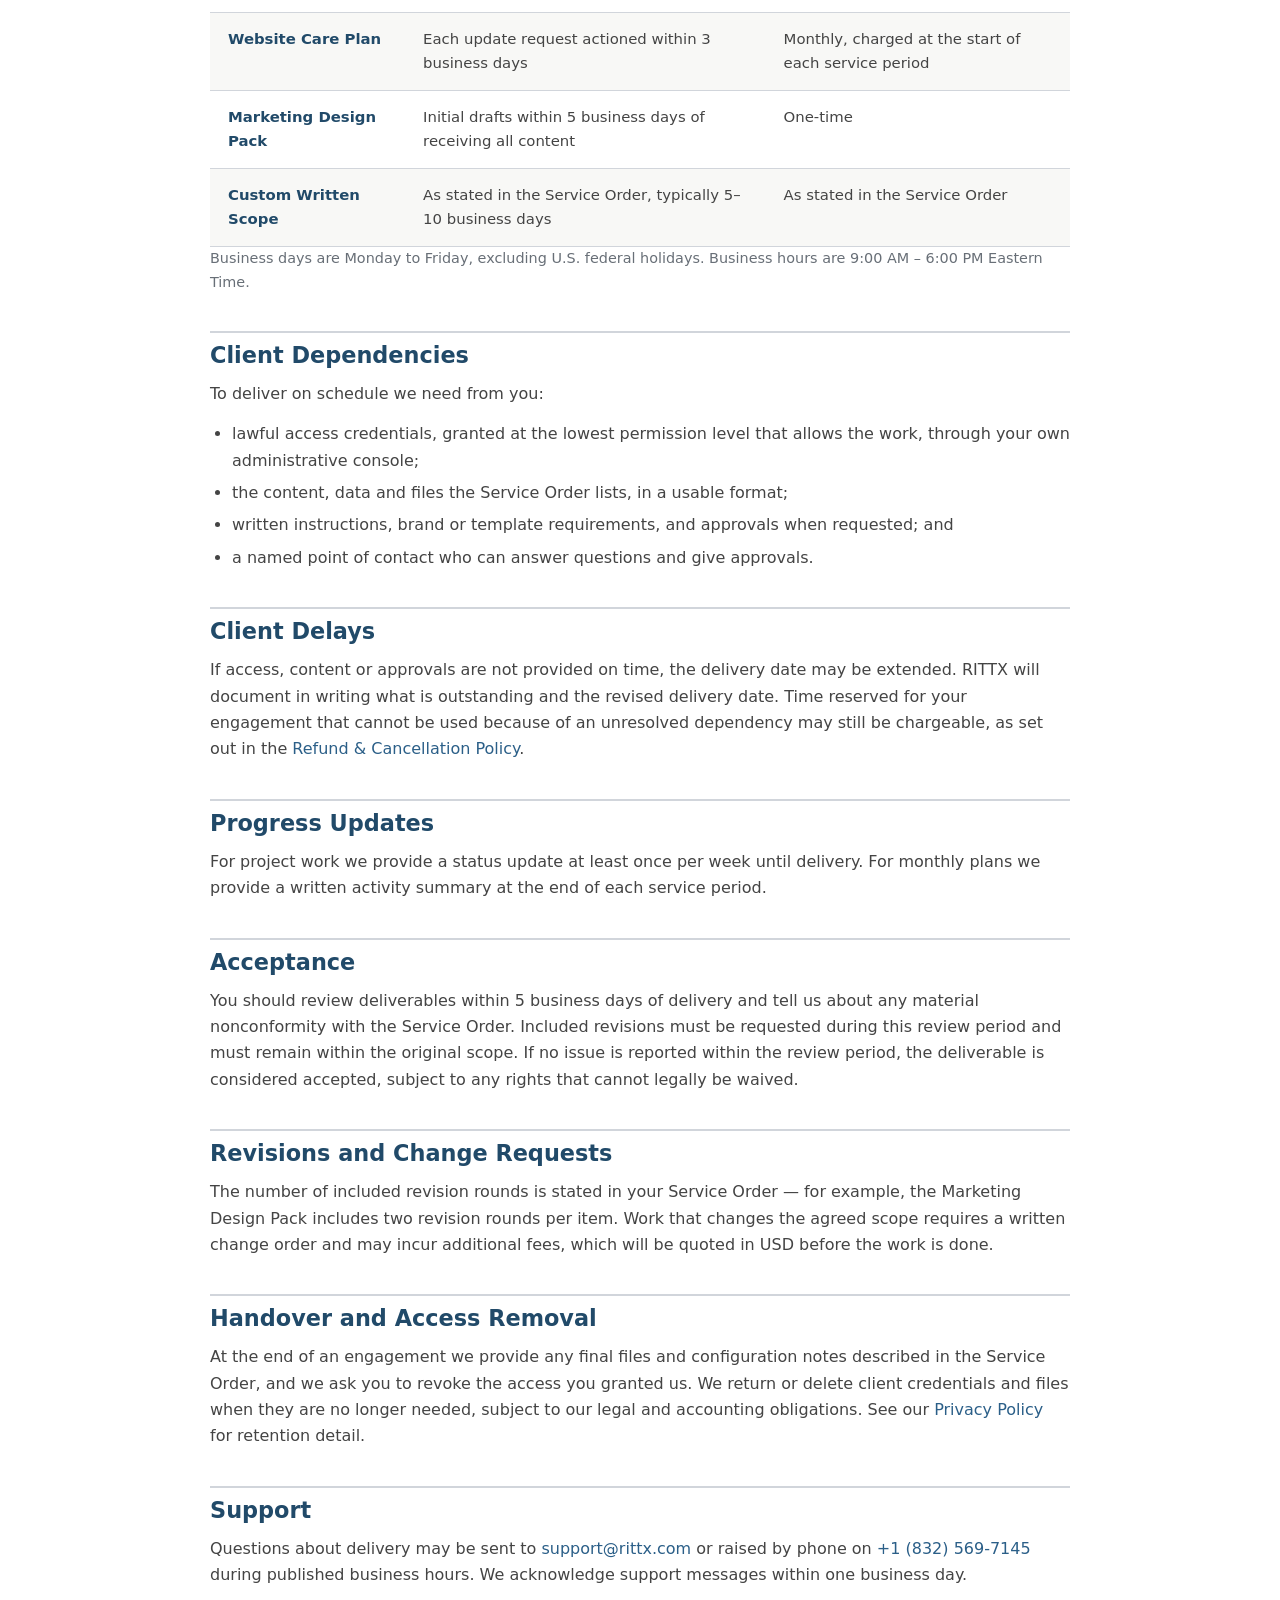
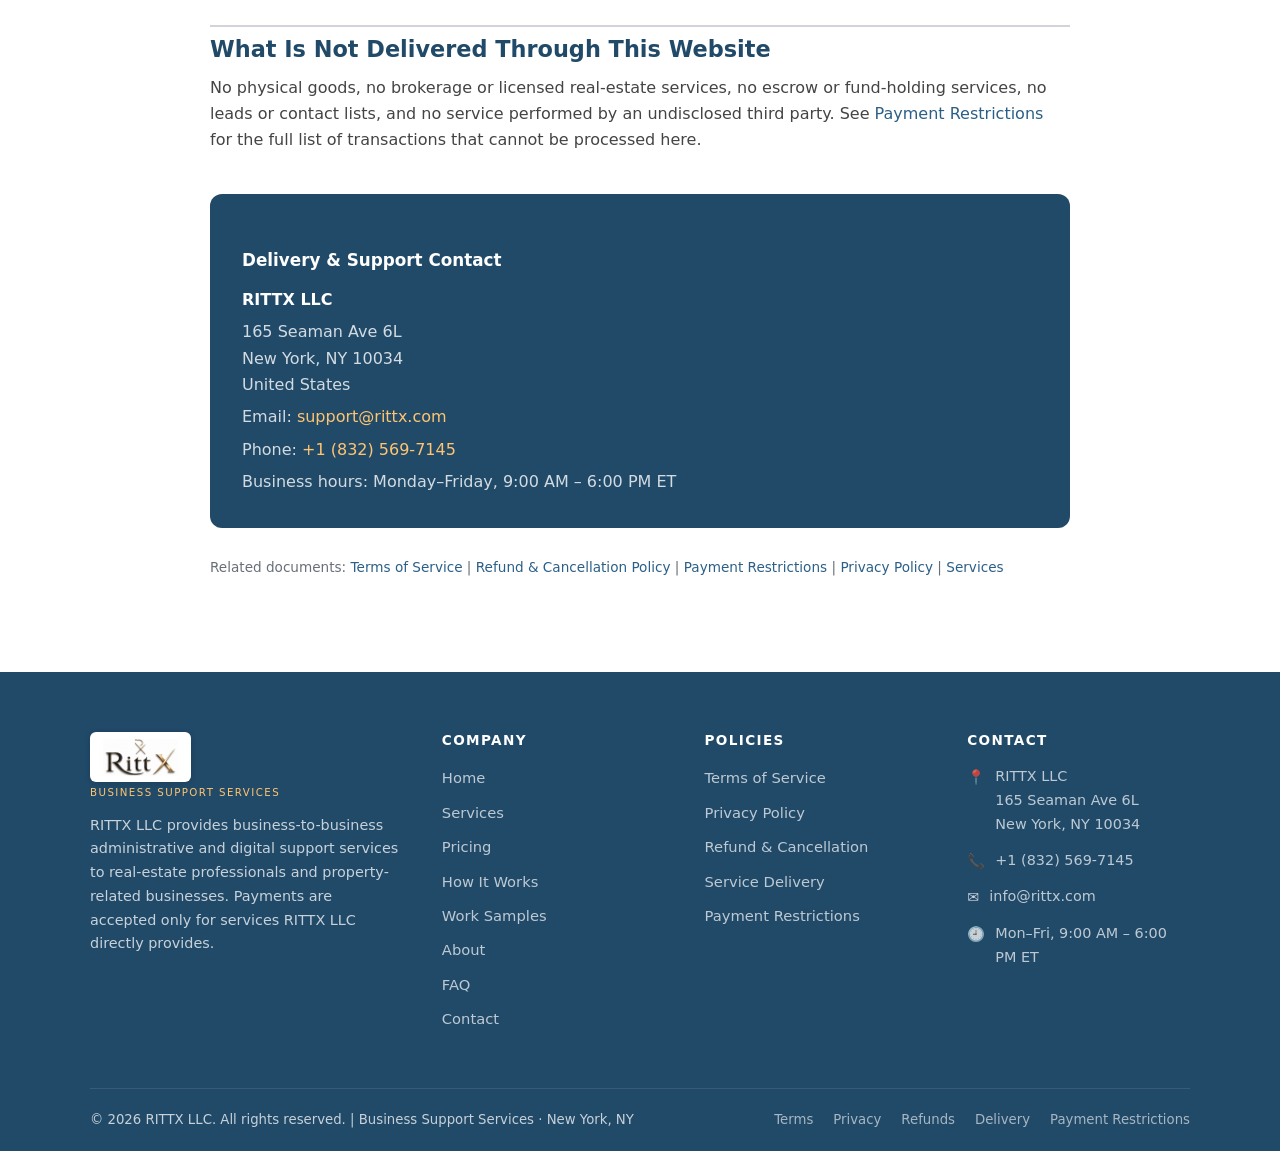
<file: service-delivery.html>
<!DOCTYPE html>
<html lang="en">
<head>
  <meta charset="UTF-8" />
  <meta name="viewport" content="width=device-width, initial-scale=1.0" />
  <title>Service Delivery Policy — RITTX LLC</title>
  <meta name="description" content="How RITTX LLC delivers services: delivery method, start date, timelines by package, client delays, acceptance period, revisions and support." />
  <link rel="canonical" href="https://rittx.com/service-delivery.html" />
  <meta property="og:type" content="website" />
  <meta property="og:site_name" content="RITTX LLC" />
  <meta property="og:url" content="https://rittx.com/service-delivery.html" />
  <meta property="og:title" content="Service Delivery Policy — RITTX LLC" />
  <meta property="og:description" content="How RITTX LLC delivers services: delivery method, start date, timelines by package, client delays, acceptance period, revisions and support." />
  <meta property="og:image" content="https://rittx.com/assets/rittx-wordmark.png" />
  <meta name="twitter:card" content="summary" />
  <meta name="twitter:title" content="Service Delivery Policy — RITTX LLC" />
  <meta name="twitter:description" content="How RITTX LLC delivers services: delivery method, start date, timelines by package, client delays, acceptance period, revisions and support." />
  <meta name="twitter:image" content="https://rittx.com/assets/rittx-wordmark.png" />
  <link rel="icon" type="image/png" href="assets/favicon.png" />
  <link rel="stylesheet" href="style.css?v=2" />
</head>
<body>

<!-- ========== HEADER ========== -->
<header id="site-header">
  <div class="container">
    <div class="header-inner">
      <a href="index.html" class="logo">
        <img src="assets/rittx-wordmark.png" alt="RITTX LLC" class="logo-img" />
        <span class="logo-tagline">Business Support Services</span>
      </a>
      <button class="nav-toggle" aria-label="Toggle navigation" onclick="toggleNav()">
        <span></span><span></span><span></span>
      </button>
      <nav class="main-nav" id="main-nav">
        <a href="index.html">Home</a>
        <div class="nav-group">
          <button type="button" class="nav-group-btn" aria-expanded="false">What We Do</button>
          <div class="nav-dropdown">
            <a href="services.html">Services</a>
            <a href="pricing.html">Pricing</a>
            <a href="how-it-works.html">How It Works</a>
            <a href="work-samples.html">Work Samples</a>
          </div>
        </div>
        <div class="nav-group">
          <button type="button" class="nav-group-btn" aria-expanded="false">Company</button>
          <div class="nav-dropdown">
            <a href="about.html">About</a>
            <a href="faq.html">FAQ</a>
            <a href="contact.html">Contact</a>
          </div>
        </div>
        <div class="nav-group">
          <button type="button" class="nav-group-btn active" aria-expanded="false">Policies</button>
          <div class="nav-dropdown">
            <a href="terms-and-conditions.html">Terms of Service</a>
            <a href="privacy-policy.html">Privacy Policy</a>
            <a href="refund-and-cancellation.html">Refund &amp; Cancellation</a>
            <a href="service-delivery.html" class="active">Service Delivery</a>
          </div>
        </div>
        <a href="contact.html" class="nav-cta">Request a Scope</a>
      </nav>
    </div>
  </div>
</header>

<!-- ========== PAGE HERO ========== -->
<section class="page-hero">
  <div class="container">
    <div class="breadcrumb">
      <a href="index.html">Home</a> › <span>Service Delivery</span>
    </div>
    <h1>Service Delivery Policy</h1>
    <p>How and when RITTX LLC delivers, what we need from you, and how acceptance works.</p>
  </div>
</section>

<!-- ========== LEGAL CONTENT ========== -->
<section class="section">
  <div class="container">
    <div class="legal-content">

      <div class="legal-meta">
        <strong>Last Updated:</strong> July 23, 2026 &nbsp;|&nbsp;
        <strong>Company:</strong> RITTX LLC &nbsp;|&nbsp;
        <strong>Applies to:</strong> all services purchased through <a href="https://rittx.com/">https://rittx.com/</a><br>
        <strong>Related policies:</strong>
        <a href="terms-and-conditions.html">Terms of Service</a> ·
        <a href="refund-and-cancellation.html">Refund &amp; Cancellation</a> ·
        <a href="payment-restrictions.html">Payment Restrictions</a>
      </div>

      <h2>Nature of the Services</h2>
      <p>RITTX LLC provides administrative and digital support services. All services are performed remotely and all deliverables are provided electronically. Nothing is physically shipped, so no shipping charges, delivery addresses or carrier tracking apply to any purchase made on this website.</p>

      <h2>Delivery Method</h2>
      <p>Services and deliverables are provided by one or more of the following, as stated in your Service Order:</p>
      <ul>
        <li>email to the contact named on the Service Order;</li>
        <li>a secure file link;</li>
        <li>an approved project-management or file-sharing system; or</li>
        <li>work performed directly inside an account you own and have authorized us to access.</li>
      </ul>

      <h2>Start Date</h2>
      <p>Work begins once all three of the following are true: (1) you have accepted the Service Order, (2) the payment requirements stated in it are satisfied, and (3) you have provided the access, content and instructions we need. We confirm the start date in writing.</p>

      <h2>Delivery Timelines</h2>
      <p>The estimated timeline for your engagement is stated in your Service Order and controls if it differs from the table below. Unless otherwise stated, standard projects are delivered within 5–10 business days after all required materials are received. Monthly services are performed during the applicable paid service period.</p>
      <div class="data-table-wrap">
        <table class="data-table">
          <thead>
            <tr>
              <th>Package</th>
              <th>Standard delivery window</th>
              <th>Billing period</th>
            </tr>
          </thead>
          <tbody>
            <tr>
              <td>Admin Support Sprint</td>
              <td>Up to 10 service hours used within 10 business days of access</td>
              <td>One-time</td>
            </tr>
            <tr>
              <td>CRM Setup &amp; Cleanup</td>
              <td>7–10 business days after access and data are received</td>
              <td>One-time</td>
            </tr>
            <tr>
              <td>Monthly Virtual Support</td>
              <td>Performed throughout the paid calendar month</td>
              <td>Monthly, charged at the start of each service period</td>
            </tr>
            <tr>
              <td>Website Care Plan</td>
              <td>Each update request actioned within 3 business days</td>
              <td>Monthly, charged at the start of each service period</td>
            </tr>
            <tr>
              <td>Marketing Design Pack</td>
              <td>Initial drafts within 5 business days of receiving all content</td>
              <td>One-time</td>
            </tr>
            <tr>
              <td>Custom Written Scope</td>
              <td>As stated in the Service Order, typically 5–10 business days</td>
              <td>As stated in the Service Order</td>
            </tr>
          </tbody>
        </table>
      </div>
      <p style="font-size:0.9rem;color:var(--gray);">Business days are Monday to Friday, excluding U.S. federal holidays. Business hours are 9:00 AM – 6:00 PM Eastern Time.</p>

      <h2>Client Dependencies</h2>
      <p>To deliver on schedule we need from you:</p>
      <ul>
        <li>lawful access credentials, granted at the lowest permission level that allows the work, through your own administrative console;</li>
        <li>the content, data and files the Service Order lists, in a usable format;</li>
        <li>written instructions, brand or template requirements, and approvals when requested; and</li>
        <li>a named point of contact who can answer questions and give approvals.</li>
      </ul>

      <h2>Client Delays</h2>
      <p>If access, content or approvals are not provided on time, the delivery date may be extended. RITTX will document in writing what is outstanding and the revised delivery date. Time reserved for your engagement that cannot be used because of an unresolved dependency may still be chargeable, as set out in the <a href="refund-and-cancellation.html">Refund &amp; Cancellation Policy</a>.</p>

      <h2>Progress Updates</h2>
      <p>For project work we provide a status update at least once per week until delivery. For monthly plans we provide a written activity summary at the end of each service period.</p>

      <h2>Acceptance</h2>
      <p>You should review deliverables within 5 business days of delivery and tell us about any material nonconformity with the Service Order. Included revisions must be requested during this review period and must remain within the original scope. If no issue is reported within the review period, the deliverable is considered accepted, subject to any rights that cannot legally be waived.</p>

      <h2>Revisions and Change Requests</h2>
      <p>The number of included revision rounds is stated in your Service Order — for example, the Marketing Design Pack includes two revision rounds per item. Work that changes the agreed scope requires a written change order and may incur additional fees, which will be quoted in USD before the work is done.</p>

      <h2>Handover and Access Removal</h2>
      <p>At the end of an engagement we provide any final files and configuration notes described in the Service Order, and we ask you to revoke the access you granted us. We return or delete client credentials and files when they are no longer needed, subject to our legal and accounting obligations. See our <a href="privacy-policy.html">Privacy Policy</a> for retention detail.</p>

      <h2>Support</h2>
      <p>Questions about delivery may be sent to <a href="mailto:support@rittx.com">support@rittx.com</a> or raised by phone on <a href="tel:+18325697145">+1 (832) 569-7145</a> during published business hours. We acknowledge support messages within one business day.</p>

      <h2>What Is Not Delivered Through This Website</h2>
      <p>No physical goods, no brokerage or licensed real-estate services, no escrow or fund-holding services, no leads or contact lists, and no service performed by an undisclosed third party. See <a href="payment-restrictions.html">Payment Restrictions</a> for the full list of transactions that cannot be processed here.</p>

      <!-- Contact box -->
      <div class="legal-contact-box">
        <h3>Delivery &amp; Support Contact</h3>
        <p><strong style="color:var(--white);">RITTX LLC</strong></p>
        <p>165 Seaman Ave 6L<br>New York, NY 10034<br>United States</p>
        <p>Email: <a href="mailto:support@rittx.com">support@rittx.com</a></p>
        <p>Phone: <a href="tel:+18325697145">+1 (832) 569-7145</a></p>
        <p style="margin-bottom:0;">Business hours: Monday–Friday, 9:00 AM – 6:00 PM ET</p>
      </div>

      <p style="margin-top:28px;font-size:0.85rem;color:var(--gray);">
        Related documents:
        <a href="terms-and-conditions.html">Terms of Service</a> |
        <a href="refund-and-cancellation.html">Refund &amp; Cancellation Policy</a> |
        <a href="payment-restrictions.html">Payment Restrictions</a> |
        <a href="privacy-policy.html">Privacy Policy</a> |
        <a href="services.html">Services</a>
      </p>

    </div>
  </div>
</section>

<!-- ========== FOOTER ========== -->
<footer id="site-footer">
  <div class="container">
    <div class="footer-grid">
      <div class="footer-brand">
        <a href="index.html" class="logo">
          <img src="assets/rittx-wordmark.png" alt="RITTX LLC" class="logo-img" />
          <span class="logo-tagline">Business Support Services</span>
        </a>
        <p>RITTX LLC provides business-to-business administrative and digital support services to real-estate professionals and property-related businesses. Payments are accepted only for services RITTX LLC directly provides.</p>
      </div>
      <div class="footer-col">
        <h4>Company</h4>
        <ul>
          <li><a href="index.html">Home</a></li>
          <li><a href="services.html">Services</a></li>
          <li><a href="pricing.html">Pricing</a></li>
          <li><a href="how-it-works.html">How It Works</a></li>
          <li><a href="work-samples.html">Work Samples</a></li>
          <li><a href="about.html">About</a></li>
          <li><a href="faq.html">FAQ</a></li>
          <li><a href="contact.html">Contact</a></li>
        </ul>
      </div>
      <div class="footer-col">
        <h4>Policies</h4>
        <ul>
          <li><a href="terms-and-conditions.html">Terms of Service</a></li>
          <li><a href="privacy-policy.html">Privacy Policy</a></li>
          <li><a href="refund-and-cancellation.html">Refund &amp; Cancellation</a></li>
          <li><a href="service-delivery.html">Service Delivery</a></li>
          <li><a href="payment-restrictions.html">Payment Restrictions</a></li>
        </ul>
      </div>
      <div class="footer-col">
        <h4>Contact</h4>
        <div class="footer-contact-item">
          <span>📍</span>
          <p>RITTX LLC<br>165 Seaman Ave 6L<br>New York, NY 10034</p>
        </div>
        <div class="footer-contact-item">
          <span>📞</span>
          <a href="tel:+18325697145">+1 (832) 569-7145</a>
        </div>
        <div class="footer-contact-item">
          <span>✉️</span>
          <a href="mailto:info@rittx.com">info@rittx.com</a>
        </div>
        <div class="footer-contact-item">
          <span>🕘</span>
          <p>Mon–Fri, 9:00 AM – 6:00 PM ET</p>
        </div>
      </div>
    </div>
    <div class="footer-bottom">
      <p>© 2026 RITTX LLC. All rights reserved. | Business Support Services · New York, NY</p>
      <div class="footer-legal-links">
        <a href="terms-and-conditions.html">Terms</a>
        <a href="privacy-policy.html">Privacy</a>
        <a href="refund-and-cancellation.html">Refunds</a>
        <a href="service-delivery.html">Delivery</a>
        <a href="payment-restrictions.html">Payment Restrictions</a>
      </div>
    </div>
  </div>
</footer>

<script>
  function toggleNav() {
    document.getElementById('main-nav').classList.toggle('open');
  }

  // Dropdowns: hover opens them on desktop via CSS; this handles tap/click,
  // which is the only way they open inside the mobile sheet.
  (function () {
    var groups = Array.prototype.slice.call(document.querySelectorAll('.nav-group'));

    groups.forEach(function (group) {
      var btn = group.querySelector('.nav-group-btn');
      if (!btn) return;
      btn.addEventListener('click', function (e) {
        e.stopPropagation();
        var wasOpen = group.classList.contains('open');
        groups.forEach(function (g) { g.classList.remove('open'); });
        groups.forEach(function (g) {
          var b = g.querySelector('.nav-group-btn');
          if (b) b.setAttribute('aria-expanded', 'false');
        });
        if (!wasOpen) {
          group.classList.add('open');
          btn.setAttribute('aria-expanded', 'true');
        }
      });
    });

    document.addEventListener('click', function () {
      groups.forEach(function (g) {
        g.classList.remove('open');
        var b = g.querySelector('.nav-group-btn');
        if (b) b.setAttribute('aria-expanded', 'false');
      });
    });

    document.addEventListener('keydown', function (e) {
      if (e.key !== 'Escape') return;
      groups.forEach(function (g) {
        g.classList.remove('open');
        var b = g.querySelector('.nav-group-btn');
        if (b) b.setAttribute('aria-expanded', 'false');
      });
    });
  })();
</script>
</body>
</html>
</file>
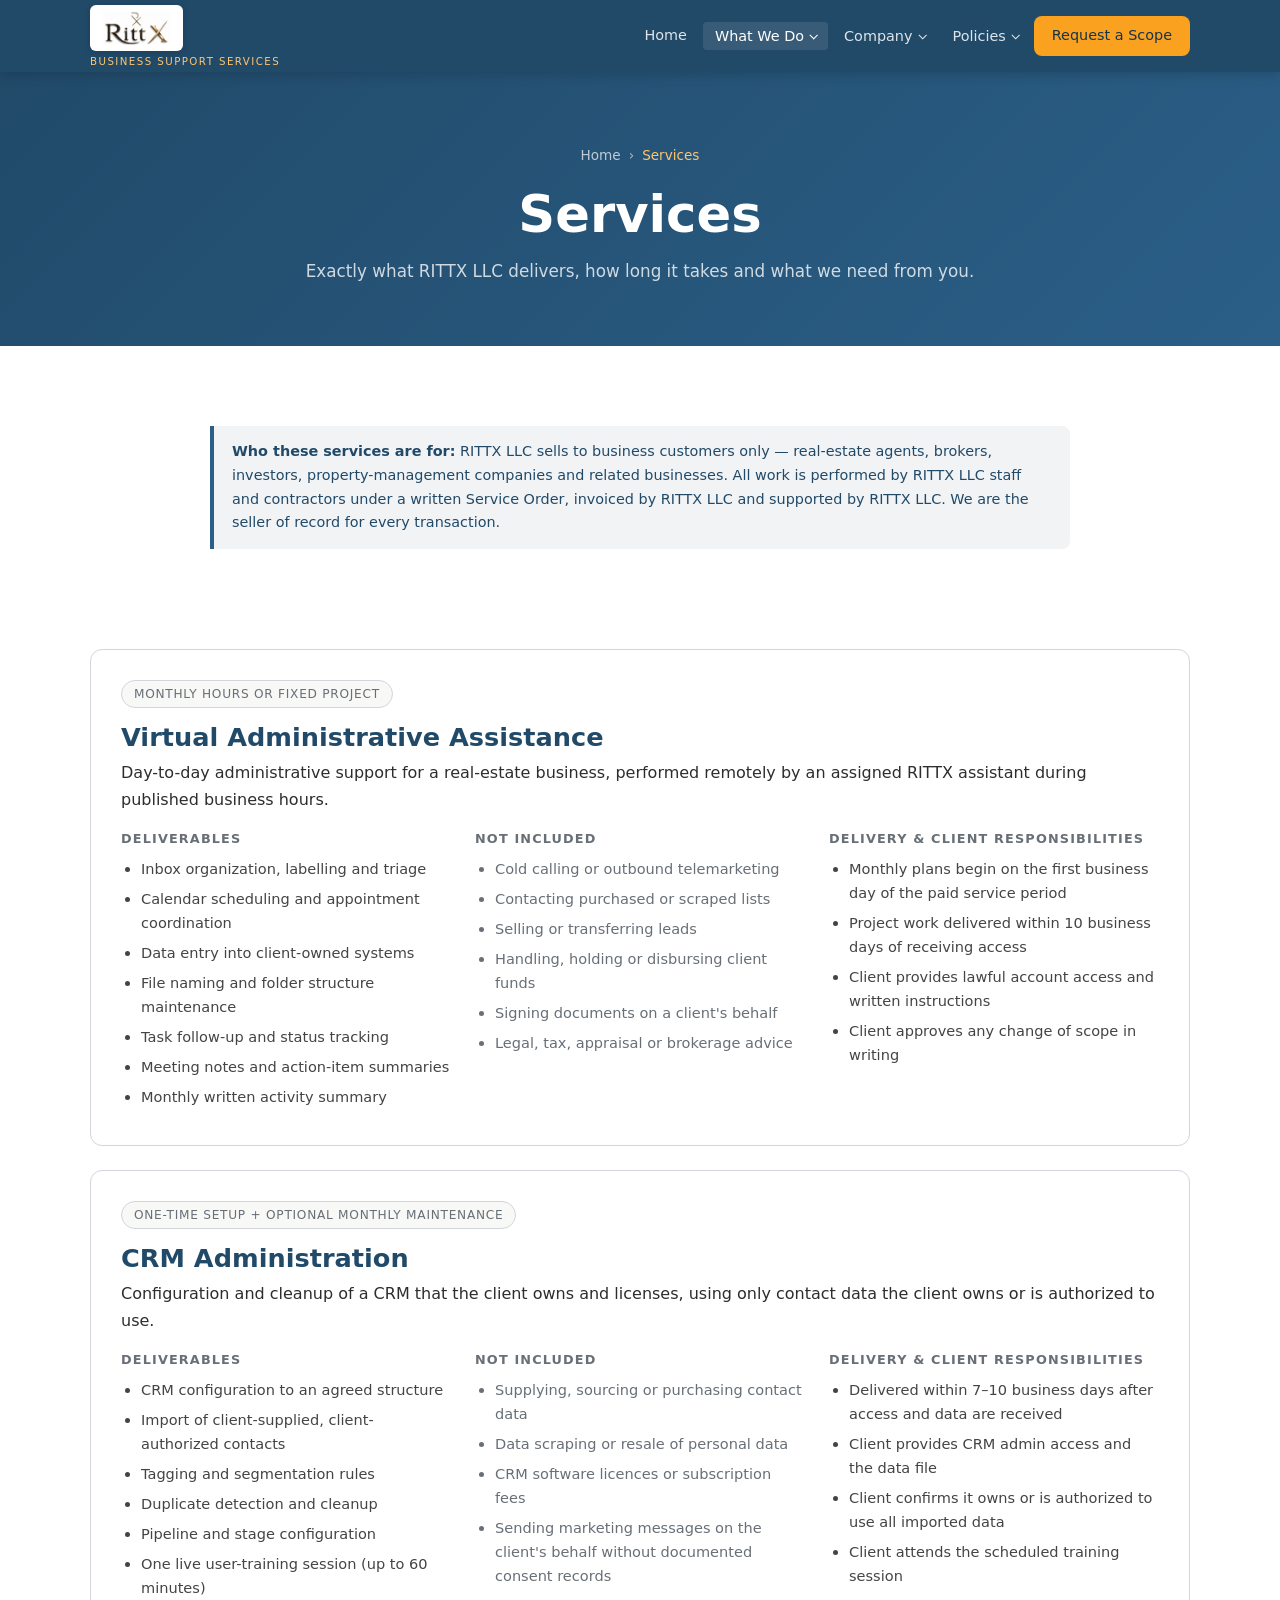
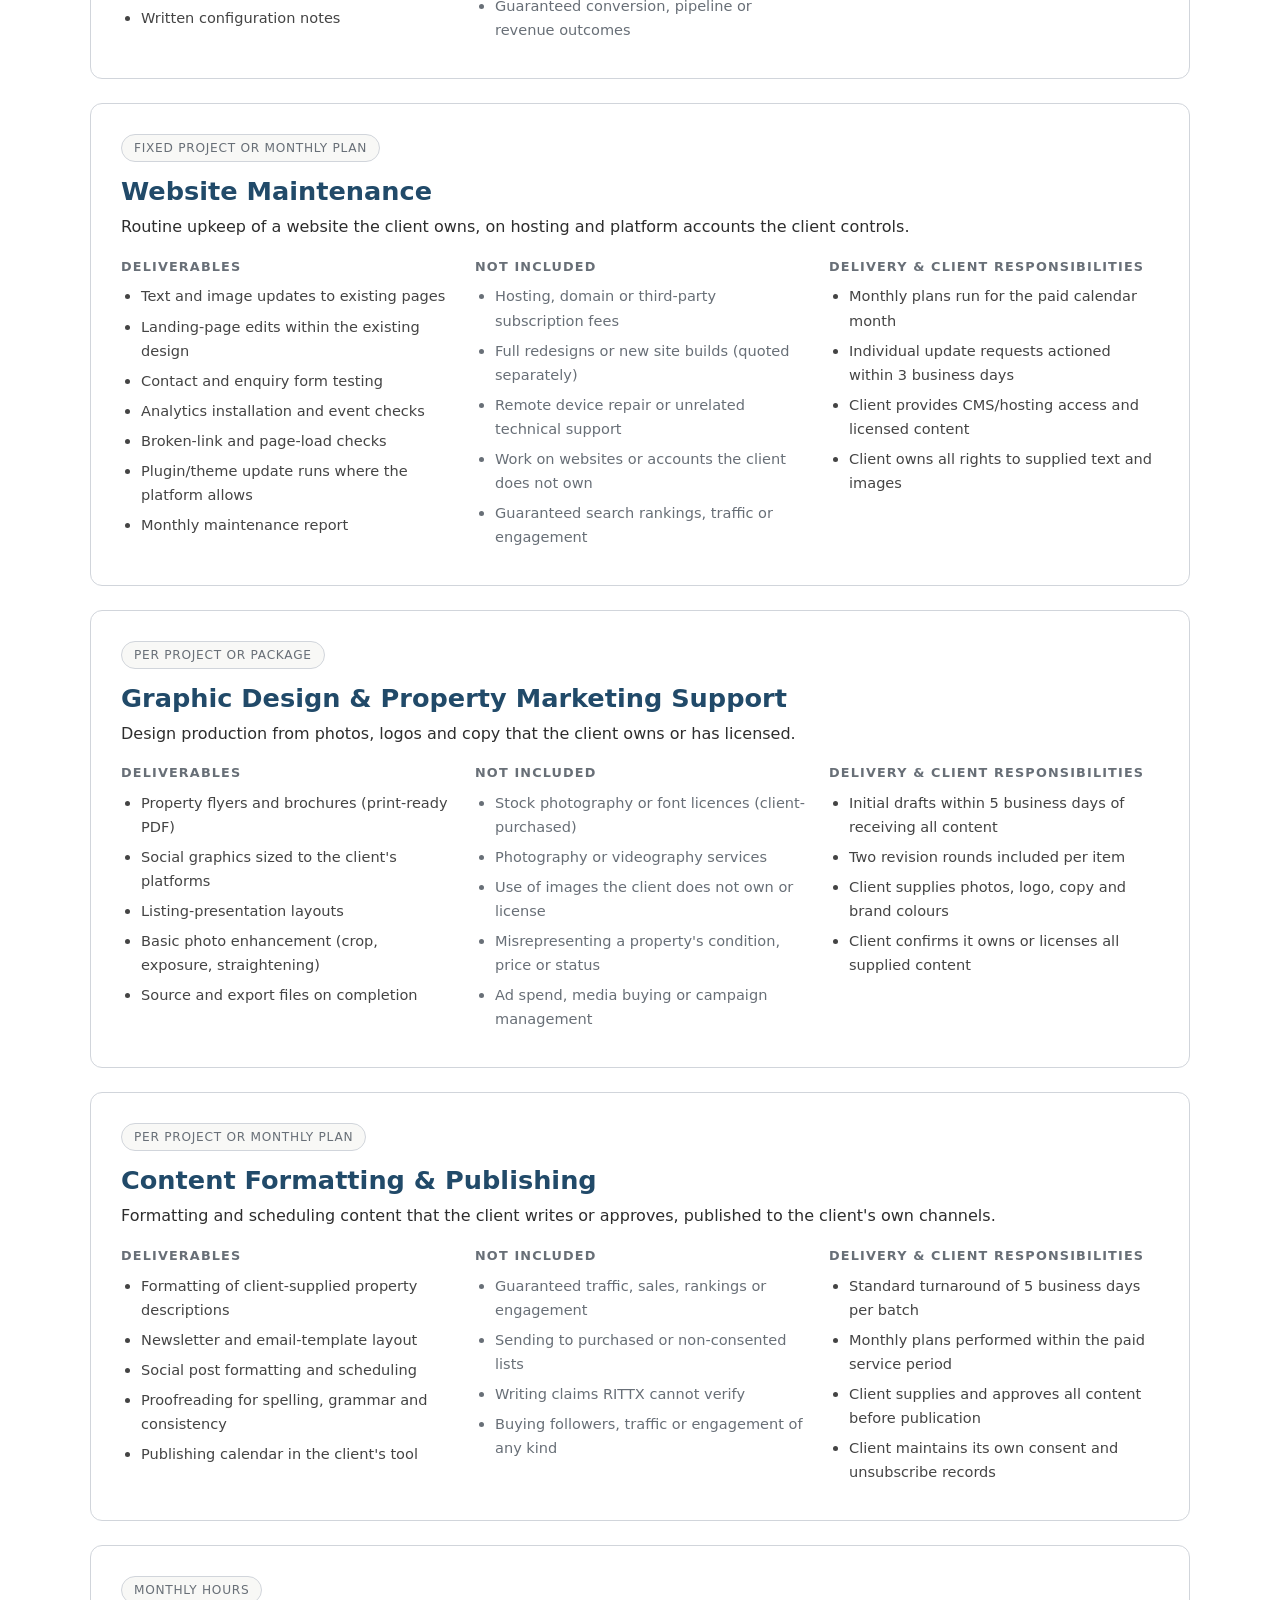
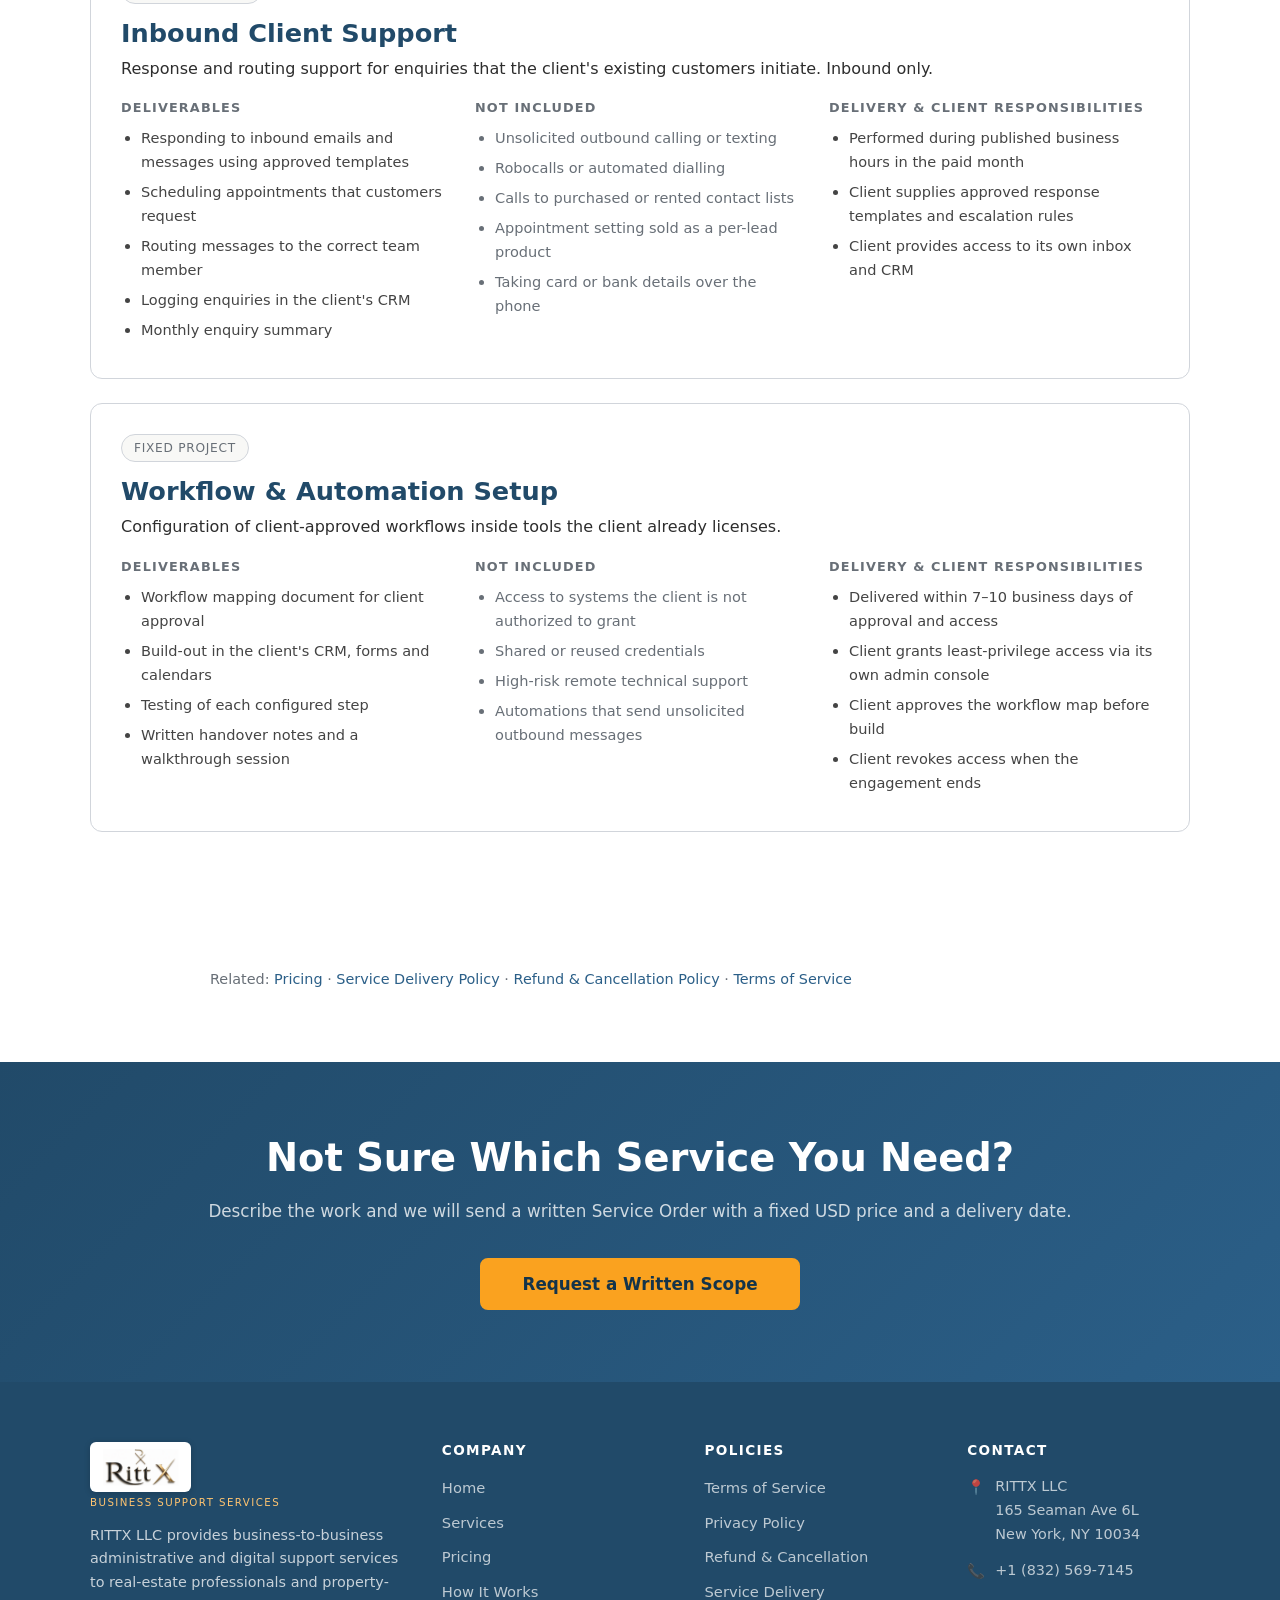
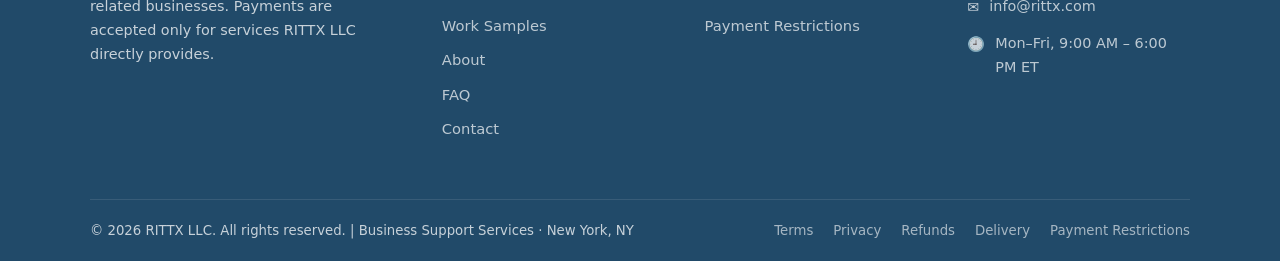
<file: services.html>
<!DOCTYPE html>
<html lang="en">
<head>
  <meta charset="UTF-8" />
  <meta name="viewport" content="width=device-width, initial-scale=1.0" />
  <title>Services — RITTX LLC Business Support Services</title>
  <meta name="description" content="Detailed deliverables, delivery times and client responsibilities for RITTX LLC administrative and digital support services for real-estate professionals." />
  <link rel="canonical" href="https://rittx.com/services.html" />
  <meta property="og:type" content="website" />
  <meta property="og:site_name" content="RITTX LLC" />
  <meta property="og:url" content="https://rittx.com/services.html" />
  <meta property="og:title" content="Services — RITTX LLC Business Support Services" />
  <meta property="og:description" content="Detailed deliverables, delivery times and client responsibilities for RITTX LLC administrative and digital support services for real-estate professionals." />
  <meta property="og:image" content="https://rittx.com/assets/rittx-wordmark.png" />
  <meta name="twitter:card" content="summary" />
  <meta name="twitter:title" content="Services — RITTX LLC Business Support Services" />
  <meta name="twitter:description" content="Detailed deliverables, delivery times and client responsibilities for RITTX LLC administrative and digital support services for real-estate professionals." />
  <meta name="twitter:image" content="https://rittx.com/assets/rittx-wordmark.png" />
  <link rel="icon" type="image/png" href="assets/favicon.png" />
  <link rel="stylesheet" href="style.css?v=2" />
</head>
<body>

<!-- ========== HEADER ========== -->
<header id="site-header">
  <div class="container">
    <div class="header-inner">
      <a href="index.html" class="logo">
        <img src="assets/rittx-wordmark.png" alt="RITTX LLC" class="logo-img" />
        <span class="logo-tagline">Business Support Services</span>
      </a>
      <button class="nav-toggle" aria-label="Toggle navigation" onclick="toggleNav()">
        <span></span><span></span><span></span>
      </button>
      <nav class="main-nav" id="main-nav">
        <a href="index.html">Home</a>
        <div class="nav-group">
          <button type="button" class="nav-group-btn active" aria-expanded="false">What We Do</button>
          <div class="nav-dropdown">
            <a href="services.html" class="active">Services</a>
            <a href="pricing.html">Pricing</a>
            <a href="how-it-works.html">How It Works</a>
            <a href="work-samples.html">Work Samples</a>
          </div>
        </div>
        <div class="nav-group">
          <button type="button" class="nav-group-btn" aria-expanded="false">Company</button>
          <div class="nav-dropdown">
            <a href="about.html">About</a>
            <a href="faq.html">FAQ</a>
            <a href="contact.html">Contact</a>
          </div>
        </div>
        <div class="nav-group">
          <button type="button" class="nav-group-btn" aria-expanded="false">Policies</button>
          <div class="nav-dropdown">
            <a href="terms-and-conditions.html">Terms of Service</a>
            <a href="privacy-policy.html">Privacy Policy</a>
            <a href="refund-and-cancellation.html">Refund &amp; Cancellation</a>
            <a href="service-delivery.html">Service Delivery</a>
          </div>
        </div>
        <a href="contact.html" class="nav-cta">Request a Scope</a>
      </nav>
    </div>
  </div>
</header>

<!-- ========== PAGE HERO ========== -->
<section class="page-hero">
  <div class="container">
    <div class="breadcrumb">
      <a href="index.html">Home</a> › <span>Services</span>
    </div>
    <h1>Services</h1>
    <p>Exactly what RITTX LLC delivers, how long it takes and what we need from you.</p>
  </div>
</section>

<!-- ========== INTRO ========== -->
<section class="section">
  <div class="container">
    <div class="legal-content">
      <div class="notice">
        <strong>Who these services are for:</strong> RITTX LLC sells to business customers only — real-estate agents, brokers, investors, property-management companies and related businesses. All work is performed by RITTX LLC staff and contractors under a written Service Order, invoiced by RITTX LLC and supported by RITTX LLC. We are the seller of record for every transaction.
      </div>
    </div>
  </div>
</section>

<!-- ========== SERVICE DETAIL ========== -->
<section class="section" style="padding-top:0;">
  <div class="container">

    <!-- 1. Virtual Administrative Assistance -->
    <div class="service-block">
      <span class="service-tag">Monthly hours or fixed project</span>
      <h3>Virtual Administrative Assistance</h3>
      <p>Day-to-day administrative support for a real-estate business, performed remotely by an assigned RITTX assistant during published business hours.</p>
      <div class="service-cols">
        <div>
          <h4>Deliverables</h4>
          <ul>
            <li>Inbox organization, labelling and triage</li>
            <li>Calendar scheduling and appointment coordination</li>
            <li>Data entry into client-owned systems</li>
            <li>File naming and folder structure maintenance</li>
            <li>Task follow-up and status tracking</li>
            <li>Meeting notes and action-item summaries</li>
            <li>Monthly written activity summary</li>
          </ul>
        </div>
        <div>
          <h4>Not Included</h4>
          <ul class="not-included">
            <li>Cold calling or outbound telemarketing</li>
            <li>Contacting purchased or scraped lists</li>
            <li>Selling or transferring leads</li>
            <li>Handling, holding or disbursing client funds</li>
            <li>Signing documents on a client's behalf</li>
            <li>Legal, tax, appraisal or brokerage advice</li>
          </ul>
        </div>
        <div>
          <h4>Delivery &amp; Client Responsibilities</h4>
          <ul>
            <li>Monthly plans begin on the first business day of the paid service period</li>
            <li>Project work delivered within 10 business days of receiving access</li>
            <li>Client provides lawful account access and written instructions</li>
            <li>Client approves any change of scope in writing</li>
          </ul>
        </div>
      </div>
    </div>

    <!-- 2. CRM Administration -->
    <div class="service-block">
      <span class="service-tag">One-time setup + optional monthly maintenance</span>
      <h3>CRM Administration</h3>
      <p>Configuration and cleanup of a CRM that the client owns and licenses, using only contact data the client owns or is authorized to use.</p>
      <div class="service-cols">
        <div>
          <h4>Deliverables</h4>
          <ul>
            <li>CRM configuration to an agreed structure</li>
            <li>Import of client-supplied, client-authorized contacts</li>
            <li>Tagging and segmentation rules</li>
            <li>Duplicate detection and cleanup</li>
            <li>Pipeline and stage configuration</li>
            <li>One live user-training session (up to 60 minutes)</li>
            <li>Written configuration notes</li>
          </ul>
        </div>
        <div>
          <h4>Not Included</h4>
          <ul class="not-included">
            <li>Supplying, sourcing or purchasing contact data</li>
            <li>Data scraping or resale of personal data</li>
            <li>CRM software licences or subscription fees</li>
            <li>Sending marketing messages on the client's behalf without documented consent records</li>
            <li>Guaranteed conversion, pipeline or revenue outcomes</li>
          </ul>
        </div>
        <div>
          <h4>Delivery &amp; Client Responsibilities</h4>
          <ul>
            <li>Delivered within 7–10 business days after access and data are received</li>
            <li>Client provides CRM admin access and the data file</li>
            <li>Client confirms it owns or is authorized to use all imported data</li>
            <li>Client attends the scheduled training session</li>
          </ul>
        </div>
      </div>
    </div>

    <!-- 3. Website Maintenance -->
    <div class="service-block">
      <span class="service-tag">Fixed project or monthly plan</span>
      <h3>Website Maintenance</h3>
      <p>Routine upkeep of a website the client owns, on hosting and platform accounts the client controls.</p>
      <div class="service-cols">
        <div>
          <h4>Deliverables</h4>
          <ul>
            <li>Text and image updates to existing pages</li>
            <li>Landing-page edits within the existing design</li>
            <li>Contact and enquiry form testing</li>
            <li>Analytics installation and event checks</li>
            <li>Broken-link and page-load checks</li>
            <li>Plugin/theme update runs where the platform allows</li>
            <li>Monthly maintenance report</li>
          </ul>
        </div>
        <div>
          <h4>Not Included</h4>
          <ul class="not-included">
            <li>Hosting, domain or third-party subscription fees</li>
            <li>Full redesigns or new site builds (quoted separately)</li>
            <li>Remote device repair or unrelated technical support</li>
            <li>Work on websites or accounts the client does not own</li>
            <li>Guaranteed search rankings, traffic or engagement</li>
          </ul>
        </div>
        <div>
          <h4>Delivery &amp; Client Responsibilities</h4>
          <ul>
            <li>Monthly plans run for the paid calendar month</li>
            <li>Individual update requests actioned within 3 business days</li>
            <li>Client provides CMS/hosting access and licensed content</li>
            <li>Client owns all rights to supplied text and images</li>
          </ul>
        </div>
      </div>
    </div>

    <!-- 4. Graphic Design and Property Marketing Support -->
    <div class="service-block">
      <span class="service-tag">Per project or package</span>
      <h3>Graphic Design &amp; Property Marketing Support</h3>
      <p>Design production from photos, logos and copy that the client owns or has licensed.</p>
      <div class="service-cols">
        <div>
          <h4>Deliverables</h4>
          <ul>
            <li>Property flyers and brochures (print-ready PDF)</li>
            <li>Social graphics sized to the client's platforms</li>
            <li>Listing-presentation layouts</li>
            <li>Basic photo enhancement (crop, exposure, straightening)</li>
            <li>Source and export files on completion</li>
          </ul>
        </div>
        <div>
          <h4>Not Included</h4>
          <ul class="not-included">
            <li>Stock photography or font licences (client-purchased)</li>
            <li>Photography or videography services</li>
            <li>Use of images the client does not own or license</li>
            <li>Misrepresenting a property's condition, price or status</li>
            <li>Ad spend, media buying or campaign management</li>
          </ul>
        </div>
        <div>
          <h4>Delivery &amp; Client Responsibilities</h4>
          <ul>
            <li>Initial drafts within 5 business days of receiving all content</li>
            <li>Two revision rounds included per item</li>
            <li>Client supplies photos, logo, copy and brand colours</li>
            <li>Client confirms it owns or licenses all supplied content</li>
          </ul>
        </div>
      </div>
    </div>

    <!-- 5. Content Formatting and Publishing -->
    <div class="service-block">
      <span class="service-tag">Per project or monthly plan</span>
      <h3>Content Formatting &amp; Publishing</h3>
      <p>Formatting and scheduling content that the client writes or approves, published to the client's own channels.</p>
      <div class="service-cols">
        <div>
          <h4>Deliverables</h4>
          <ul>
            <li>Formatting of client-supplied property descriptions</li>
            <li>Newsletter and email-template layout</li>
            <li>Social post formatting and scheduling</li>
            <li>Proofreading for spelling, grammar and consistency</li>
            <li>Publishing calendar in the client's tool</li>
          </ul>
        </div>
        <div>
          <h4>Not Included</h4>
          <ul class="not-included">
            <li>Guaranteed traffic, sales, rankings or engagement</li>
            <li>Sending to purchased or non-consented lists</li>
            <li>Writing claims RITTX cannot verify</li>
            <li>Buying followers, traffic or engagement of any kind</li>
          </ul>
        </div>
        <div>
          <h4>Delivery &amp; Client Responsibilities</h4>
          <ul>
            <li>Standard turnaround of 5 business days per batch</li>
            <li>Monthly plans performed within the paid service period</li>
            <li>Client supplies and approves all content before publication</li>
            <li>Client maintains its own consent and unsubscribe records</li>
          </ul>
        </div>
      </div>
    </div>

    <!-- 6. Inbound Client Support -->
    <div class="service-block">
      <span class="service-tag">Monthly hours</span>
      <h3>Inbound Client Support</h3>
      <p>Response and routing support for enquiries that the client's existing customers initiate. Inbound only.</p>
      <div class="service-cols">
        <div>
          <h4>Deliverables</h4>
          <ul>
            <li>Responding to inbound emails and messages using approved templates</li>
            <li>Scheduling appointments that customers request</li>
            <li>Routing messages to the correct team member</li>
            <li>Logging enquiries in the client's CRM</li>
            <li>Monthly enquiry summary</li>
          </ul>
        </div>
        <div>
          <h4>Not Included</h4>
          <ul class="not-included">
            <li>Unsolicited outbound calling or texting</li>
            <li>Robocalls or automated dialling</li>
            <li>Calls to purchased or rented contact lists</li>
            <li>Appointment setting sold as a per-lead product</li>
            <li>Taking card or bank details over the phone</li>
          </ul>
        </div>
        <div>
          <h4>Delivery &amp; Client Responsibilities</h4>
          <ul>
            <li>Performed during published business hours in the paid month</li>
            <li>Client supplies approved response templates and escalation rules</li>
            <li>Client provides access to its own inbox and CRM</li>
          </ul>
        </div>
      </div>
    </div>

    <!-- 7. Workflow and Automation Setup -->
    <div class="service-block">
      <span class="service-tag">Fixed project</span>
      <h3>Workflow &amp; Automation Setup</h3>
      <p>Configuration of client-approved workflows inside tools the client already licenses.</p>
      <div class="service-cols">
        <div>
          <h4>Deliverables</h4>
          <ul>
            <li>Workflow mapping document for client approval</li>
            <li>Build-out in the client's CRM, forms and calendars</li>
            <li>Testing of each configured step</li>
            <li>Written handover notes and a walkthrough session</li>
          </ul>
        </div>
        <div>
          <h4>Not Included</h4>
          <ul class="not-included">
            <li>Access to systems the client is not authorized to grant</li>
            <li>Shared or reused credentials</li>
            <li>High-risk remote technical support</li>
            <li>Automations that send unsolicited outbound messages</li>
          </ul>
        </div>
        <div>
          <h4>Delivery &amp; Client Responsibilities</h4>
          <ul>
            <li>Delivered within 7–10 business days of approval and access</li>
            <li>Client grants least-privilege access via its own admin console</li>
            <li>Client approves the workflow map before build</li>
            <li>Client revokes access when the engagement ends</li>
          </ul>
        </div>
      </div>
    </div>

  </div>
</section>

<!-- ========== PAYMENT RESTRICTIONS ========== -->
<section class="section" style="padding:32px 0 56px;">
  <div class="container">
    <div class="legal-content">
      <p style="font-size:0.9rem;color:var(--gray);">Related: <a href="pricing.html">Pricing</a> · <a href="service-delivery.html">Service Delivery Policy</a> · <a href="refund-and-cancellation.html">Refund &amp; Cancellation Policy</a> · <a href="terms-and-conditions.html">Terms of Service</a></p>
    </div>
  </div>
</section>

<!-- ========== CTA ========== -->
<section class="cta-banner">
  <div class="container">
    <h2>Not Sure Which Service You Need?</h2>
    <p>Describe the work and we will send a written Service Order with a fixed USD price and a delivery date.</p>
    <a href="contact.html" class="btn btn-primary">Request a Written Scope</a>
  </div>
</section>

<!-- ========== FOOTER ========== -->
<footer id="site-footer">
  <div class="container">
    <div class="footer-grid">
      <div class="footer-brand">
        <a href="index.html" class="logo">
          <img src="assets/rittx-wordmark.png" alt="RITTX LLC" class="logo-img" />
          <span class="logo-tagline">Business Support Services</span>
        </a>
        <p>RITTX LLC provides business-to-business administrative and digital support services to real-estate professionals and property-related businesses. Payments are accepted only for services RITTX LLC directly provides.</p>
      </div>
      <div class="footer-col">
        <h4>Company</h4>
        <ul>
          <li><a href="index.html">Home</a></li>
          <li><a href="services.html">Services</a></li>
          <li><a href="pricing.html">Pricing</a></li>
          <li><a href="how-it-works.html">How It Works</a></li>
          <li><a href="work-samples.html">Work Samples</a></li>
          <li><a href="about.html">About</a></li>
          <li><a href="faq.html">FAQ</a></li>
          <li><a href="contact.html">Contact</a></li>
        </ul>
      </div>
      <div class="footer-col">
        <h4>Policies</h4>
        <ul>
          <li><a href="terms-and-conditions.html">Terms of Service</a></li>
          <li><a href="privacy-policy.html">Privacy Policy</a></li>
          <li><a href="refund-and-cancellation.html">Refund &amp; Cancellation</a></li>
          <li><a href="service-delivery.html">Service Delivery</a></li>
          <li><a href="payment-restrictions.html">Payment Restrictions</a></li>
        </ul>
      </div>
      <div class="footer-col">
        <h4>Contact</h4>
        <div class="footer-contact-item">
          <span>📍</span>
          <p>RITTX LLC<br>165 Seaman Ave 6L<br>New York, NY 10034</p>
        </div>
        <div class="footer-contact-item">
          <span>📞</span>
          <a href="tel:+18325697145">+1 (832) 569-7145</a>
        </div>
        <div class="footer-contact-item">
          <span>✉️</span>
          <a href="mailto:info@rittx.com">info@rittx.com</a>
        </div>
        <div class="footer-contact-item">
          <span>🕘</span>
          <p>Mon–Fri, 9:00 AM – 6:00 PM ET</p>
        </div>
      </div>
    </div>
    <div class="footer-bottom">
      <p>© 2026 RITTX LLC. All rights reserved. | Business Support Services · New York, NY</p>
      <div class="footer-legal-links">
        <a href="terms-and-conditions.html">Terms</a>
        <a href="privacy-policy.html">Privacy</a>
        <a href="refund-and-cancellation.html">Refunds</a>
        <a href="service-delivery.html">Delivery</a>
        <a href="payment-restrictions.html">Payment Restrictions</a>
      </div>
    </div>
  </div>
</footer>

<script>
  function toggleNav() {
    document.getElementById('main-nav').classList.toggle('open');
  }

  // Dropdowns: hover opens them on desktop via CSS; this handles tap/click,
  // which is the only way they open inside the mobile sheet.
  (function () {
    var groups = Array.prototype.slice.call(document.querySelectorAll('.nav-group'));

    groups.forEach(function (group) {
      var btn = group.querySelector('.nav-group-btn');
      if (!btn) return;
      btn.addEventListener('click', function (e) {
        e.stopPropagation();
        var wasOpen = group.classList.contains('open');
        groups.forEach(function (g) { g.classList.remove('open'); });
        groups.forEach(function (g) {
          var b = g.querySelector('.nav-group-btn');
          if (b) b.setAttribute('aria-expanded', 'false');
        });
        if (!wasOpen) {
          group.classList.add('open');
          btn.setAttribute('aria-expanded', 'true');
        }
      });
    });

    document.addEventListener('click', function () {
      groups.forEach(function (g) {
        g.classList.remove('open');
        var b = g.querySelector('.nav-group-btn');
        if (b) b.setAttribute('aria-expanded', 'false');
      });
    });

    document.addEventListener('keydown', function (e) {
      if (e.key !== 'Escape') return;
      groups.forEach(function (g) {
        g.classList.remove('open');
        var b = g.querySelector('.nav-group-btn');
        if (b) b.setAttribute('aria-expanded', 'false');
      });
    });
  })();
</script>
</body>
</html>
</file>
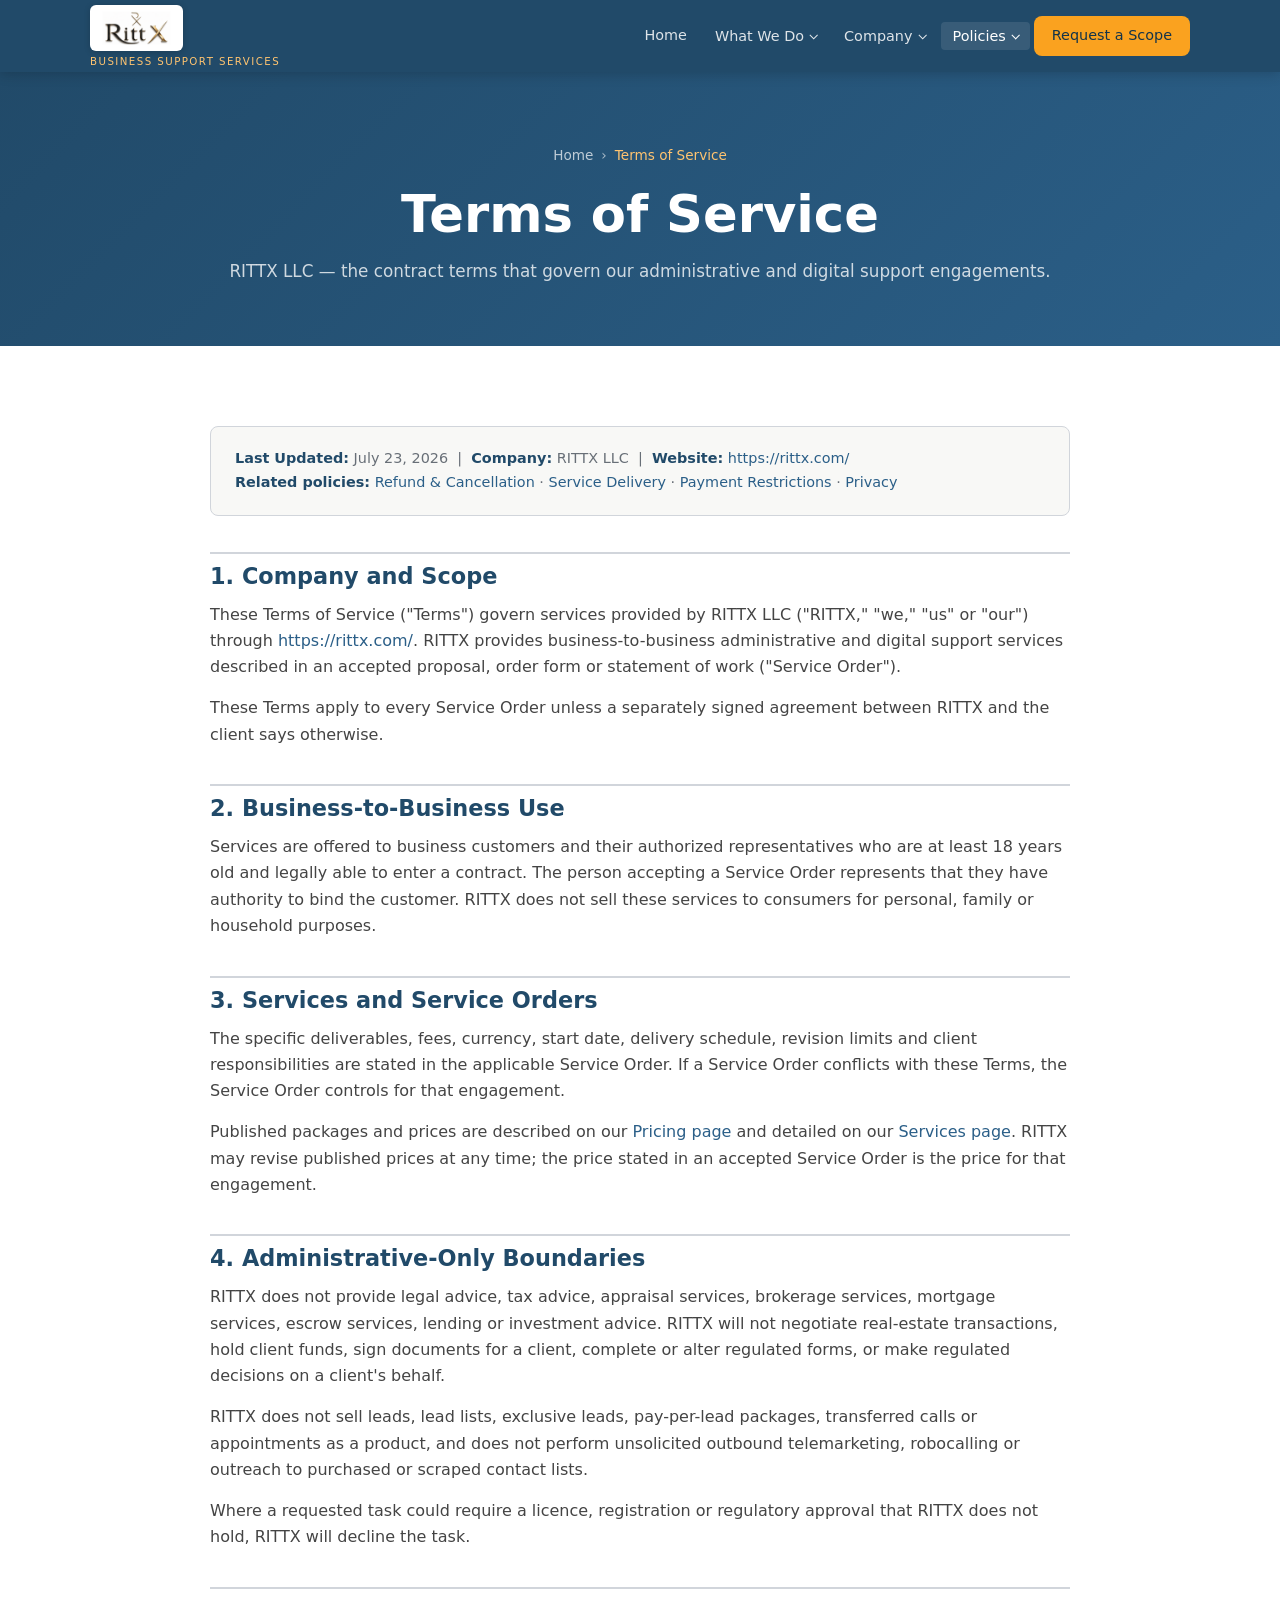
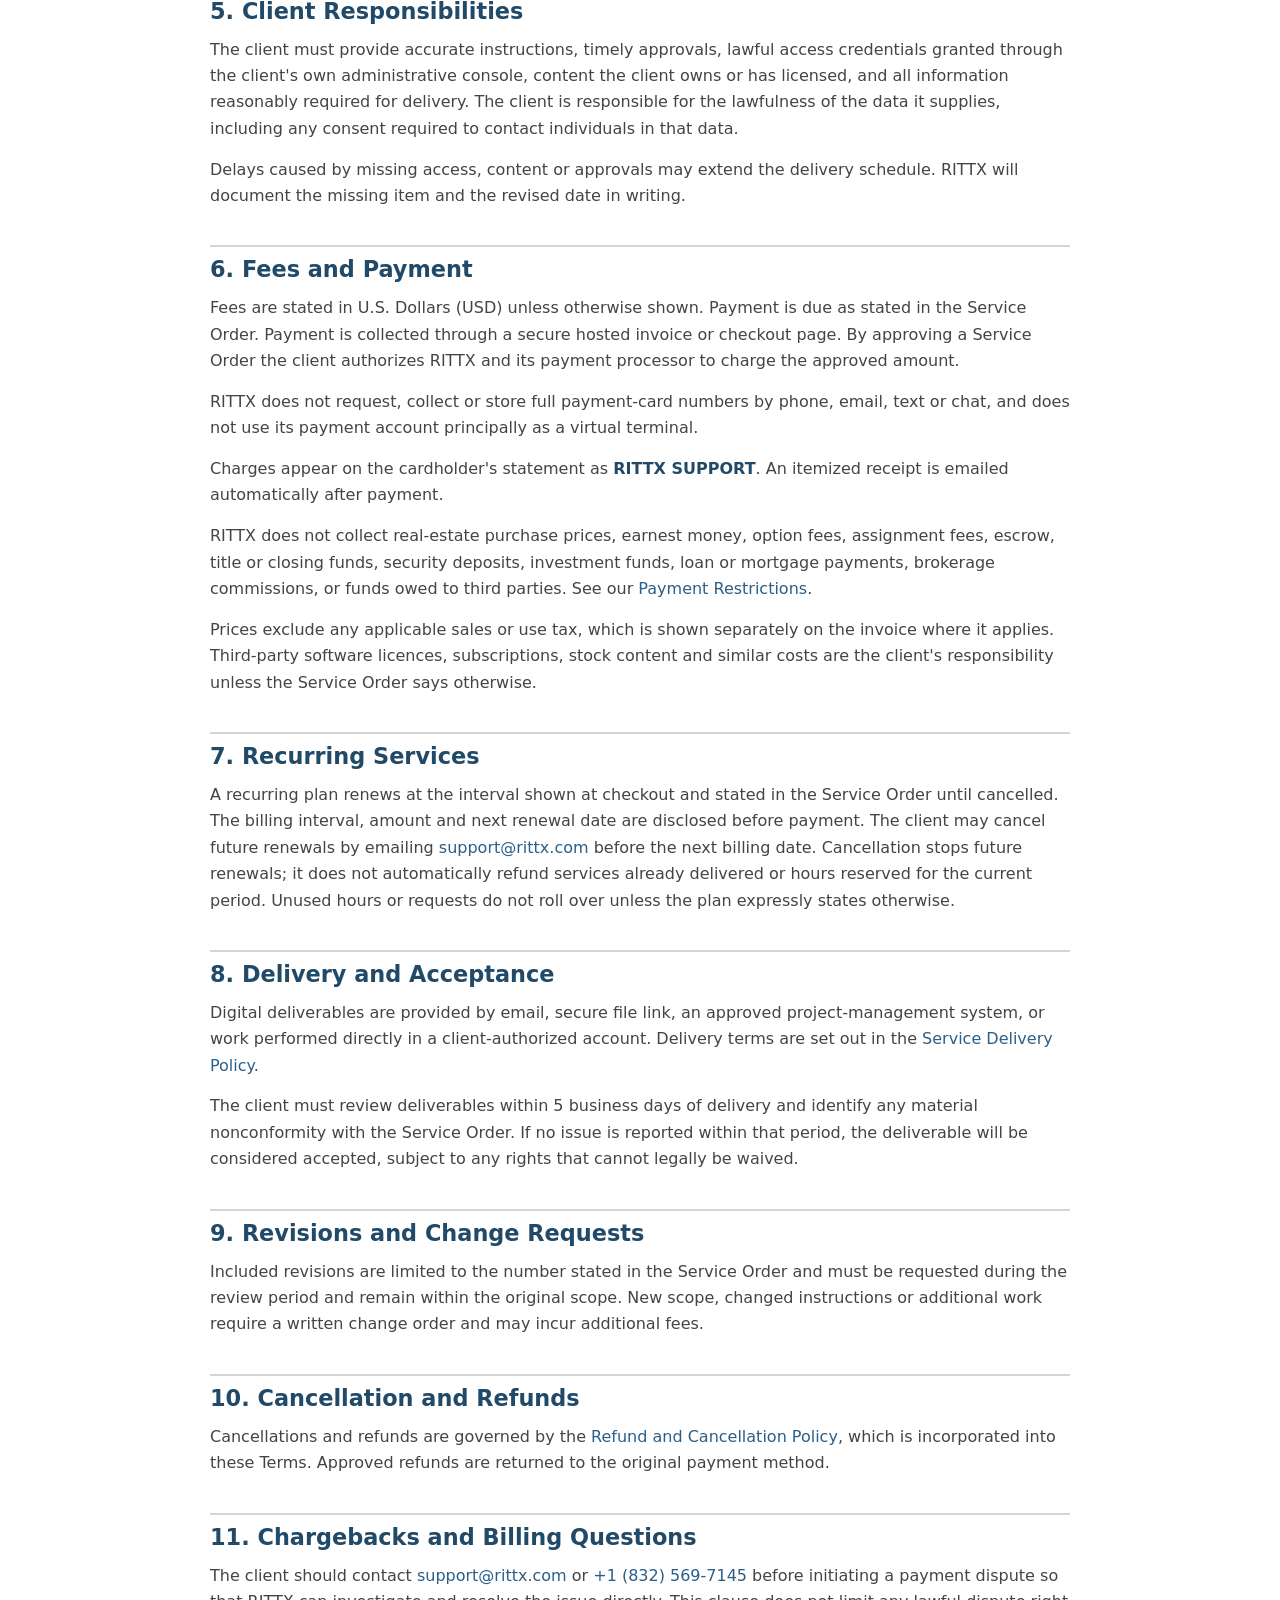
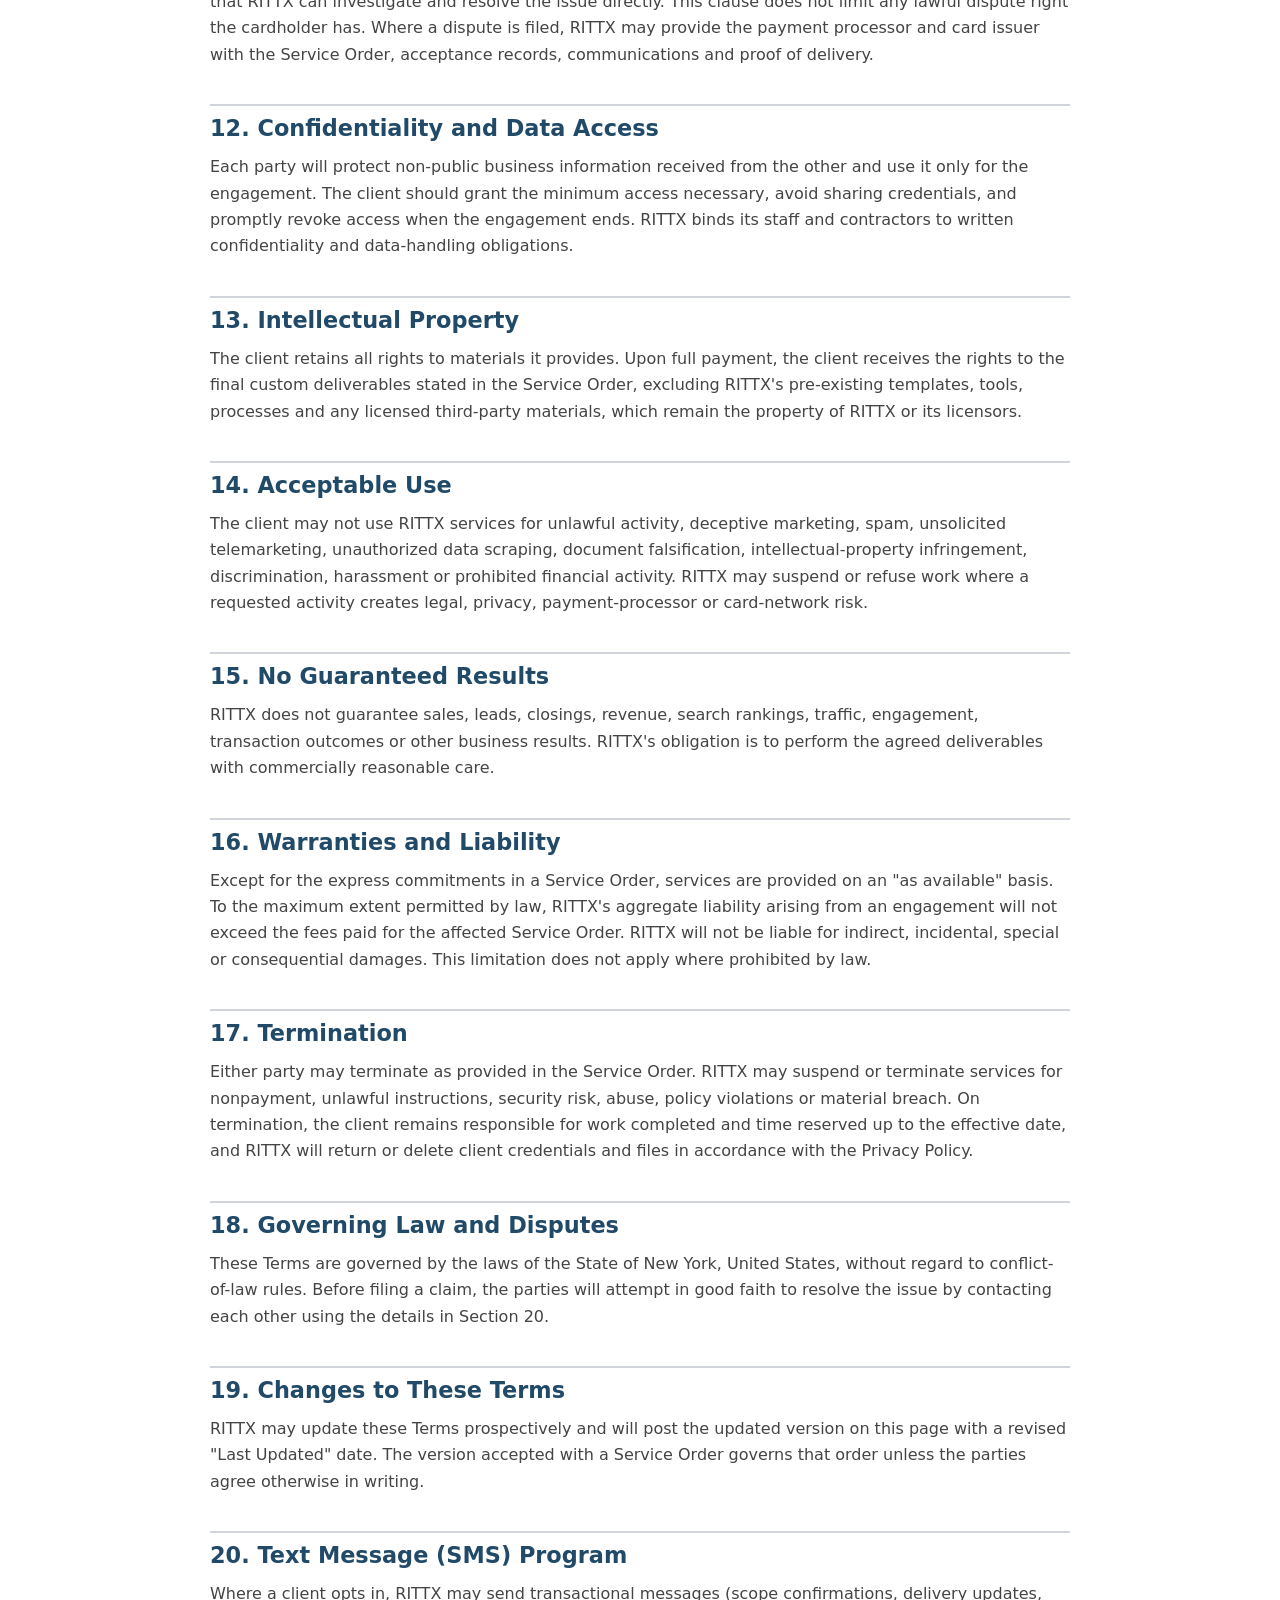
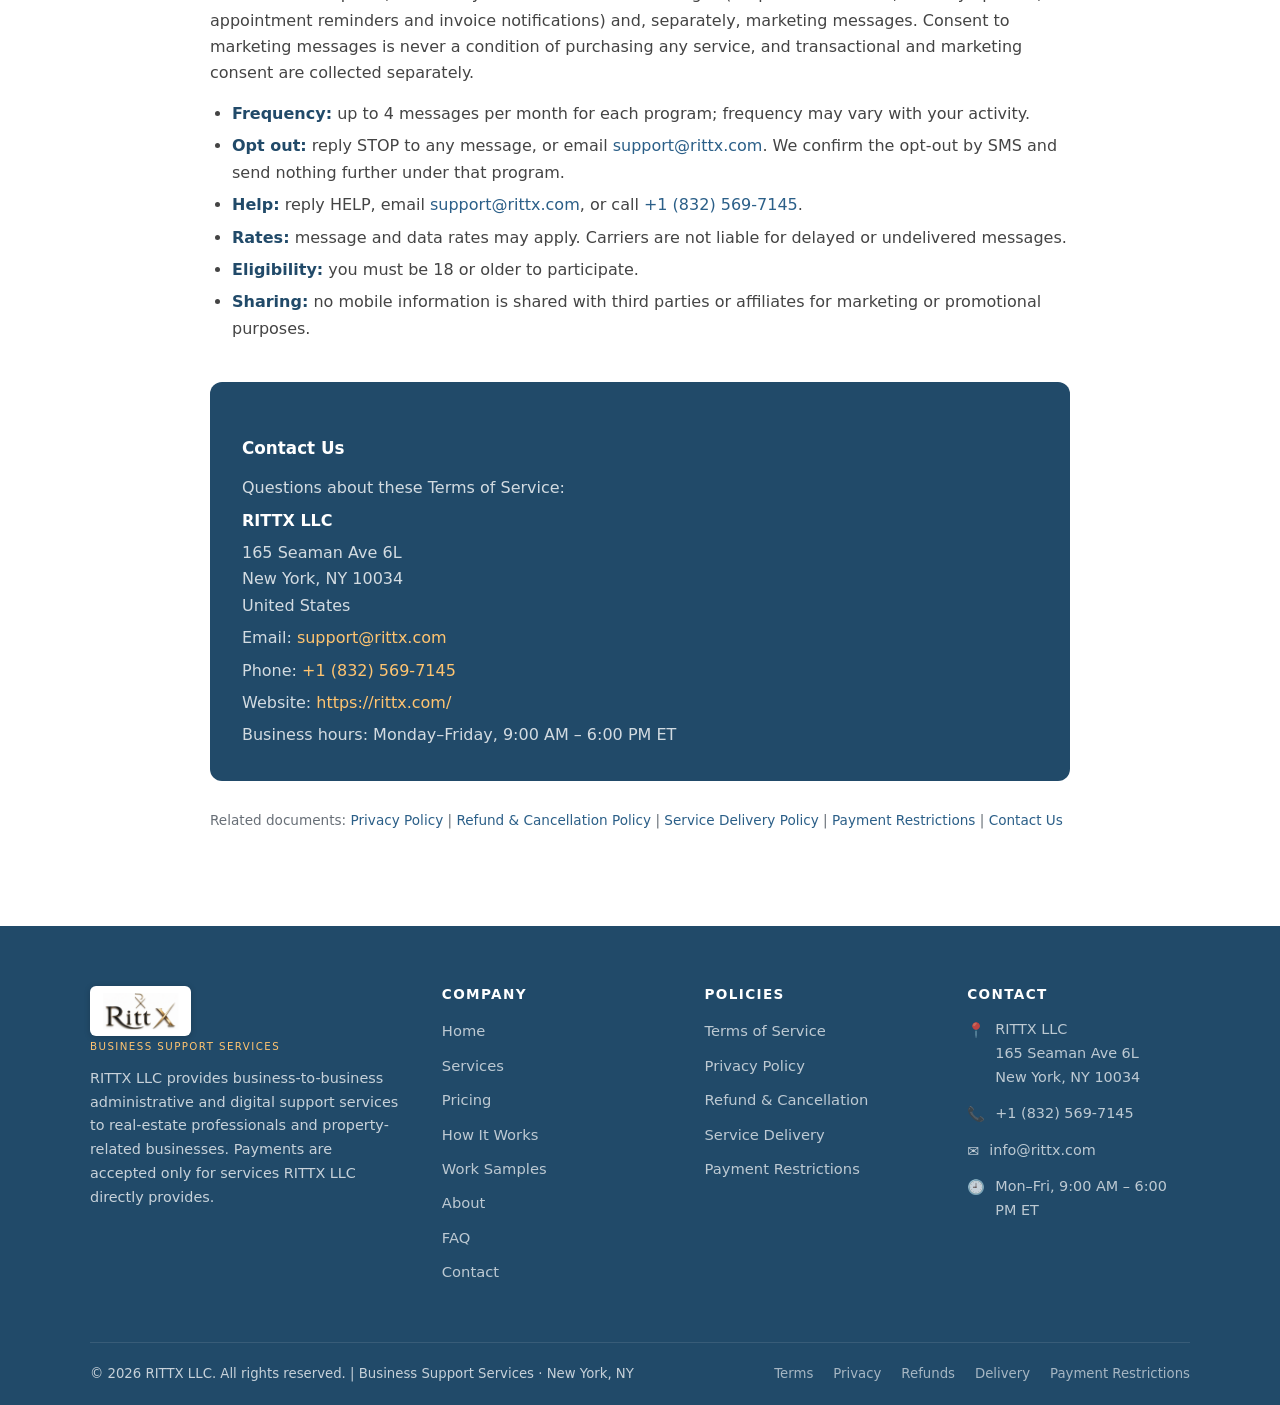
<file: terms-and-conditions.html>
<!DOCTYPE html>
<html lang="en">
<head>
  <meta charset="UTF-8" />
  <meta name="viewport" content="width=device-width, initial-scale=1.0" />
  <title>Terms of Service — RITTX LLC</title>
  <meta name="description" content="RITTX LLC Terms of Service governing business-to-business administrative and digital support engagements: Service Orders, fees, delivery, revisions, cancellation, chargebacks and acceptable use." />
  <link rel="canonical" href="https://rittx.com/terms-and-conditions.html" />
  <meta property="og:type" content="website" />
  <meta property="og:site_name" content="RITTX LLC" />
  <meta property="og:url" content="https://rittx.com/terms-and-conditions.html" />
  <meta property="og:title" content="Terms of Service — RITTX LLC" />
  <meta property="og:description" content="RITTX LLC Terms of Service governing business-to-business administrative and digital support engagements: Service Orders, fees, delivery, revisions, cancellation, chargebacks and acceptable use." />
  <meta property="og:image" content="https://rittx.com/assets/rittx-wordmark.png" />
  <meta name="twitter:card" content="summary" />
  <meta name="twitter:title" content="Terms of Service — RITTX LLC" />
  <meta name="twitter:description" content="RITTX LLC Terms of Service governing business-to-business administrative and digital support engagements: Service Orders, fees, delivery, revisions, cancellation, chargebacks and acceptable use." />
  <meta name="twitter:image" content="https://rittx.com/assets/rittx-wordmark.png" />
  <link rel="icon" type="image/png" href="assets/favicon.png" />
  <link rel="stylesheet" href="style.css?v=2" />
</head>
<body>

<!-- ========== HEADER ========== -->
<header id="site-header">
  <div class="container">
    <div class="header-inner">
      <a href="index.html" class="logo">
        <img src="assets/rittx-wordmark.png" alt="RITTX LLC" class="logo-img" />
        <span class="logo-tagline">Business Support Services</span>
      </a>
      <button class="nav-toggle" aria-label="Toggle navigation" onclick="toggleNav()">
        <span></span><span></span><span></span>
      </button>
      <nav class="main-nav" id="main-nav">
        <a href="index.html">Home</a>
        <div class="nav-group">
          <button type="button" class="nav-group-btn" aria-expanded="false">What We Do</button>
          <div class="nav-dropdown">
            <a href="services.html">Services</a>
            <a href="pricing.html">Pricing</a>
            <a href="how-it-works.html">How It Works</a>
            <a href="work-samples.html">Work Samples</a>
          </div>
        </div>
        <div class="nav-group">
          <button type="button" class="nav-group-btn" aria-expanded="false">Company</button>
          <div class="nav-dropdown">
            <a href="about.html">About</a>
            <a href="faq.html">FAQ</a>
            <a href="contact.html">Contact</a>
          </div>
        </div>
        <div class="nav-group">
          <button type="button" class="nav-group-btn active" aria-expanded="false">Policies</button>
          <div class="nav-dropdown">
            <a href="terms-and-conditions.html" class="active">Terms of Service</a>
            <a href="privacy-policy.html">Privacy Policy</a>
            <a href="refund-and-cancellation.html">Refund &amp; Cancellation</a>
            <a href="service-delivery.html">Service Delivery</a>
          </div>
        </div>
        <a href="contact.html" class="nav-cta">Request a Scope</a>
      </nav>
    </div>
  </div>
</header>

<!-- ========== PAGE HERO ========== -->
<section class="page-hero">
  <div class="container">
    <div class="breadcrumb">
      <a href="index.html">Home</a> › <span>Terms of Service</span>
    </div>
    <h1>Terms of Service</h1>
    <p>RITTX LLC — the contract terms that govern our administrative and digital support engagements.</p>
  </div>
</section>

<!-- ========== LEGAL CONTENT ========== -->
<section class="section">
  <div class="container">
    <div class="legal-content">

      <div class="legal-meta">
        <strong>Last Updated:</strong> July 23, 2026 &nbsp;|&nbsp;
        <strong>Company:</strong> RITTX LLC &nbsp;|&nbsp;
        <strong>Website:</strong> <a href="https://rittx.com/">https://rittx.com/</a><br>
        <strong>Related policies:</strong>
        <a href="refund-and-cancellation.html">Refund &amp; Cancellation</a> ·
        <a href="service-delivery.html">Service Delivery</a> ·
        <a href="payment-restrictions.html">Payment Restrictions</a> ·
        <a href="privacy-policy.html">Privacy</a>
      </div>

      <h2>1. Company and Scope</h2>
      <p>These Terms of Service ("Terms") govern services provided by RITTX LLC ("RITTX," "we," "us" or "our") through <a href="https://rittx.com/">https://rittx.com/</a>. RITTX provides business-to-business administrative and digital support services described in an accepted proposal, order form or statement of work ("Service Order").</p>
      <p>These Terms apply to every Service Order unless a separately signed agreement between RITTX and the client says otherwise.</p>

      <h2>2. Business-to-Business Use</h2>
      <p>Services are offered to business customers and their authorized representatives who are at least 18 years old and legally able to enter a contract. The person accepting a Service Order represents that they have authority to bind the customer. RITTX does not sell these services to consumers for personal, family or household purposes.</p>

      <h2>3. Services and Service Orders</h2>
      <p>The specific deliverables, fees, currency, start date, delivery schedule, revision limits and client responsibilities are stated in the applicable Service Order. If a Service Order conflicts with these Terms, the Service Order controls for that engagement.</p>
      <p>Published packages and prices are described on our <a href="pricing.html">Pricing page</a> and detailed on our <a href="services.html">Services page</a>. RITTX may revise published prices at any time; the price stated in an accepted Service Order is the price for that engagement.</p>

      <h2>4. Administrative-Only Boundaries</h2>
      <p>RITTX does not provide legal advice, tax advice, appraisal services, brokerage services, mortgage services, escrow services, lending or investment advice. RITTX will not negotiate real-estate transactions, hold client funds, sign documents for a client, complete or alter regulated forms, or make regulated decisions on a client's behalf.</p>
      <p>RITTX does not sell leads, lead lists, exclusive leads, pay-per-lead packages, transferred calls or appointments as a product, and does not perform unsolicited outbound telemarketing, robocalling or outreach to purchased or scraped contact lists.</p>
      <p>Where a requested task could require a licence, registration or regulatory approval that RITTX does not hold, RITTX will decline the task.</p>

      <h2>5. Client Responsibilities</h2>
      <p>The client must provide accurate instructions, timely approvals, lawful access credentials granted through the client's own administrative console, content the client owns or has licensed, and all information reasonably required for delivery. The client is responsible for the lawfulness of the data it supplies, including any consent required to contact individuals in that data.</p>
      <p>Delays caused by missing access, content or approvals may extend the delivery schedule. RITTX will document the missing item and the revised date in writing.</p>

      <h2>6. Fees and Payment</h2>
      <p>Fees are stated in U.S. Dollars (USD) unless otherwise shown. Payment is due as stated in the Service Order. Payment is collected through a secure hosted invoice or checkout page. By approving a Service Order the client authorizes RITTX and its payment processor to charge the approved amount.</p>
      <p>RITTX does not request, collect or store full payment-card numbers by phone, email, text or chat, and does not use its payment account principally as a virtual terminal.</p>
      <p>Charges appear on the cardholder's statement as <strong>RITTX SUPPORT</strong>. An itemized receipt is emailed automatically after payment.</p>
      <p>RITTX does not collect real-estate purchase prices, earnest money, option fees, assignment fees, escrow, title or closing funds, security deposits, investment funds, loan or mortgage payments, brokerage commissions, or funds owed to third parties. See our <a href="payment-restrictions.html">Payment Restrictions</a>.</p>
      <p>Prices exclude any applicable sales or use tax, which is shown separately on the invoice where it applies. Third-party software licences, subscriptions, stock content and similar costs are the client's responsibility unless the Service Order says otherwise.</p>

      <h2>7. Recurring Services</h2>
      <p>A recurring plan renews at the interval shown at checkout and stated in the Service Order until cancelled. The billing interval, amount and next renewal date are disclosed before payment. The client may cancel future renewals by emailing <a href="mailto:support@rittx.com">support@rittx.com</a> before the next billing date. Cancellation stops future renewals; it does not automatically refund services already delivered or hours reserved for the current period. Unused hours or requests do not roll over unless the plan expressly states otherwise.</p>

      <h2>8. Delivery and Acceptance</h2>
      <p>Digital deliverables are provided by email, secure file link, an approved project-management system, or work performed directly in a client-authorized account. Delivery terms are set out in the <a href="service-delivery.html">Service Delivery Policy</a>.</p>
      <p>The client must review deliverables within 5 business days of delivery and identify any material nonconformity with the Service Order. If no issue is reported within that period, the deliverable will be considered accepted, subject to any rights that cannot legally be waived.</p>

      <h2>9. Revisions and Change Requests</h2>
      <p>Included revisions are limited to the number stated in the Service Order and must be requested during the review period and remain within the original scope. New scope, changed instructions or additional work require a written change order and may incur additional fees.</p>

      <h2>10. Cancellation and Refunds</h2>
      <p>Cancellations and refunds are governed by the <a href="refund-and-cancellation.html">Refund and Cancellation Policy</a>, which is incorporated into these Terms. Approved refunds are returned to the original payment method.</p>

      <h2>11. Chargebacks and Billing Questions</h2>
      <p>The client should contact <a href="mailto:support@rittx.com">support@rittx.com</a> or <a href="tel:+18325697145">+1 (832) 569-7145</a> before initiating a payment dispute so that RITTX can investigate and resolve the issue directly. This clause does not limit any lawful dispute right the cardholder has. Where a dispute is filed, RITTX may provide the payment processor and card issuer with the Service Order, acceptance records, communications and proof of delivery.</p>

      <h2>12. Confidentiality and Data Access</h2>
      <p>Each party will protect non-public business information received from the other and use it only for the engagement. The client should grant the minimum access necessary, avoid sharing credentials, and promptly revoke access when the engagement ends. RITTX binds its staff and contractors to written confidentiality and data-handling obligations.</p>

      <h2>13. Intellectual Property</h2>
      <p>The client retains all rights to materials it provides. Upon full payment, the client receives the rights to the final custom deliverables stated in the Service Order, excluding RITTX's pre-existing templates, tools, processes and any licensed third-party materials, which remain the property of RITTX or its licensors.</p>

      <h2>14. Acceptable Use</h2>
      <p>The client may not use RITTX services for unlawful activity, deceptive marketing, spam, unsolicited telemarketing, unauthorized data scraping, document falsification, intellectual-property infringement, discrimination, harassment or prohibited financial activity. RITTX may suspend or refuse work where a requested activity creates legal, privacy, payment-processor or card-network risk.</p>

      <h2>15. No Guaranteed Results</h2>
      <p>RITTX does not guarantee sales, leads, closings, revenue, search rankings, traffic, engagement, transaction outcomes or other business results. RITTX's obligation is to perform the agreed deliverables with commercially reasonable care.</p>

      <h2>16. Warranties and Liability</h2>
      <p>Except for the express commitments in a Service Order, services are provided on an "as available" basis. To the maximum extent permitted by law, RITTX's aggregate liability arising from an engagement will not exceed the fees paid for the affected Service Order. RITTX will not be liable for indirect, incidental, special or consequential damages. This limitation does not apply where prohibited by law.</p>

      <h2>17. Termination</h2>
      <p>Either party may terminate as provided in the Service Order. RITTX may suspend or terminate services for nonpayment, unlawful instructions, security risk, abuse, policy violations or material breach. On termination, the client remains responsible for work completed and time reserved up to the effective date, and RITTX will return or delete client credentials and files in accordance with the Privacy Policy.</p>

      <h2>18. Governing Law and Disputes</h2>
      <p>These Terms are governed by the laws of the State of New York, United States, without regard to conflict-of-law rules. Before filing a claim, the parties will attempt in good faith to resolve the issue by contacting each other using the details in Section 20.</p>

      <h2>19. Changes to These Terms</h2>
      <p>RITTX may update these Terms prospectively and will post the updated version on this page with a revised "Last Updated" date. The version accepted with a Service Order governs that order unless the parties agree otherwise in writing.</p>

      <h2>20. Text Message (SMS) Program</h2>
      <p>Where a client opts in, RITTX may send transactional messages (scope confirmations, delivery updates, appointment reminders and invoice notifications) and, separately, marketing messages. Consent to marketing messages is never a condition of purchasing any service, and transactional and marketing consent are collected separately.</p>
      <ul>
        <li><strong>Frequency:</strong> up to 4 messages per month for each program; frequency may vary with your activity.</li>
        <li><strong>Opt out:</strong> reply STOP to any message, or email <a href="mailto:support@rittx.com">support@rittx.com</a>. We confirm the opt-out by SMS and send nothing further under that program.</li>
        <li><strong>Help:</strong> reply HELP, email <a href="mailto:support@rittx.com">support@rittx.com</a>, or call <a href="tel:+18325697145">+1 (832) 569-7145</a>.</li>
        <li><strong>Rates:</strong> message and data rates may apply. Carriers are not liable for delayed or undelivered messages.</li>
        <li><strong>Eligibility:</strong> you must be 18 or older to participate.</li>
        <li><strong>Sharing:</strong> no mobile information is shared with third parties or affiliates for marketing or promotional purposes.</li>
      </ul>

      <!-- Contact box -->
      <div class="legal-contact-box">
        <h3>Contact Us</h3>
        <p>Questions about these Terms of Service:</p>
        <p><strong style="color:var(--white);">RITTX LLC</strong></p>
        <p>165 Seaman Ave 6L<br>New York, NY 10034<br>United States</p>
        <p>Email: <a href="mailto:support@rittx.com">support@rittx.com</a></p>
        <p>Phone: <a href="tel:+18325697145">+1 (832) 569-7145</a></p>
        <p>Website: <a href="https://rittx.com/">https://rittx.com/</a></p>
        <p style="margin-bottom:0;">Business hours: Monday–Friday, 9:00 AM – 6:00 PM ET</p>
      </div>

      <p style="margin-top:28px;font-size:0.85rem;color:var(--gray);">
        Related documents:
        <a href="privacy-policy.html">Privacy Policy</a> |
        <a href="refund-and-cancellation.html">Refund &amp; Cancellation Policy</a> |
        <a href="service-delivery.html">Service Delivery Policy</a> |
        <a href="payment-restrictions.html">Payment Restrictions</a> |
        <a href="contact.html">Contact Us</a>
      </p>

    </div>
  </div>
</section>

<!-- ========== FOOTER ========== -->
<footer id="site-footer">
  <div class="container">
    <div class="footer-grid">
      <div class="footer-brand">
        <a href="index.html" class="logo">
          <img src="assets/rittx-wordmark.png" alt="RITTX LLC" class="logo-img" />
          <span class="logo-tagline">Business Support Services</span>
        </a>
        <p>RITTX LLC provides business-to-business administrative and digital support services to real-estate professionals and property-related businesses. Payments are accepted only for services RITTX LLC directly provides.</p>
      </div>
      <div class="footer-col">
        <h4>Company</h4>
        <ul>
          <li><a href="index.html">Home</a></li>
          <li><a href="services.html">Services</a></li>
          <li><a href="pricing.html">Pricing</a></li>
          <li><a href="how-it-works.html">How It Works</a></li>
          <li><a href="work-samples.html">Work Samples</a></li>
          <li><a href="about.html">About</a></li>
          <li><a href="faq.html">FAQ</a></li>
          <li><a href="contact.html">Contact</a></li>
        </ul>
      </div>
      <div class="footer-col">
        <h4>Policies</h4>
        <ul>
          <li><a href="terms-and-conditions.html">Terms of Service</a></li>
          <li><a href="privacy-policy.html">Privacy Policy</a></li>
          <li><a href="refund-and-cancellation.html">Refund &amp; Cancellation</a></li>
          <li><a href="service-delivery.html">Service Delivery</a></li>
          <li><a href="payment-restrictions.html">Payment Restrictions</a></li>
        </ul>
      </div>
      <div class="footer-col">
        <h4>Contact</h4>
        <div class="footer-contact-item">
          <span>📍</span>
          <p>RITTX LLC<br>165 Seaman Ave 6L<br>New York, NY 10034</p>
        </div>
        <div class="footer-contact-item">
          <span>📞</span>
          <a href="tel:+18325697145">+1 (832) 569-7145</a>
        </div>
        <div class="footer-contact-item">
          <span>✉️</span>
          <a href="mailto:info@rittx.com">info@rittx.com</a>
        </div>
        <div class="footer-contact-item">
          <span>🕘</span>
          <p>Mon–Fri, 9:00 AM – 6:00 PM ET</p>
        </div>
      </div>
    </div>
    <div class="footer-bottom">
      <p>© 2026 RITTX LLC. All rights reserved. | Business Support Services · New York, NY</p>
      <div class="footer-legal-links">
        <a href="terms-and-conditions.html">Terms</a>
        <a href="privacy-policy.html">Privacy</a>
        <a href="refund-and-cancellation.html">Refunds</a>
        <a href="service-delivery.html">Delivery</a>
        <a href="payment-restrictions.html">Payment Restrictions</a>
      </div>
    </div>
  </div>
</footer>

<script>
  function toggleNav() {
    document.getElementById('main-nav').classList.toggle('open');
  }

  // Dropdowns: hover opens them on desktop via CSS; this handles tap/click,
  // which is the only way they open inside the mobile sheet.
  (function () {
    var groups = Array.prototype.slice.call(document.querySelectorAll('.nav-group'));

    groups.forEach(function (group) {
      var btn = group.querySelector('.nav-group-btn');
      if (!btn) return;
      btn.addEventListener('click', function (e) {
        e.stopPropagation();
        var wasOpen = group.classList.contains('open');
        groups.forEach(function (g) { g.classList.remove('open'); });
        groups.forEach(function (g) {
          var b = g.querySelector('.nav-group-btn');
          if (b) b.setAttribute('aria-expanded', 'false');
        });
        if (!wasOpen) {
          group.classList.add('open');
          btn.setAttribute('aria-expanded', 'true');
        }
      });
    });

    document.addEventListener('click', function () {
      groups.forEach(function (g) {
        g.classList.remove('open');
        var b = g.querySelector('.nav-group-btn');
        if (b) b.setAttribute('aria-expanded', 'false');
      });
    });

    document.addEventListener('keydown', function (e) {
      if (e.key !== 'Escape') return;
      groups.forEach(function (g) {
        g.classList.remove('open');
        var b = g.querySelector('.nav-group-btn');
        if (b) b.setAttribute('aria-expanded', 'false');
      });
    });
  })();
</script>
</body>
</html>
</file>
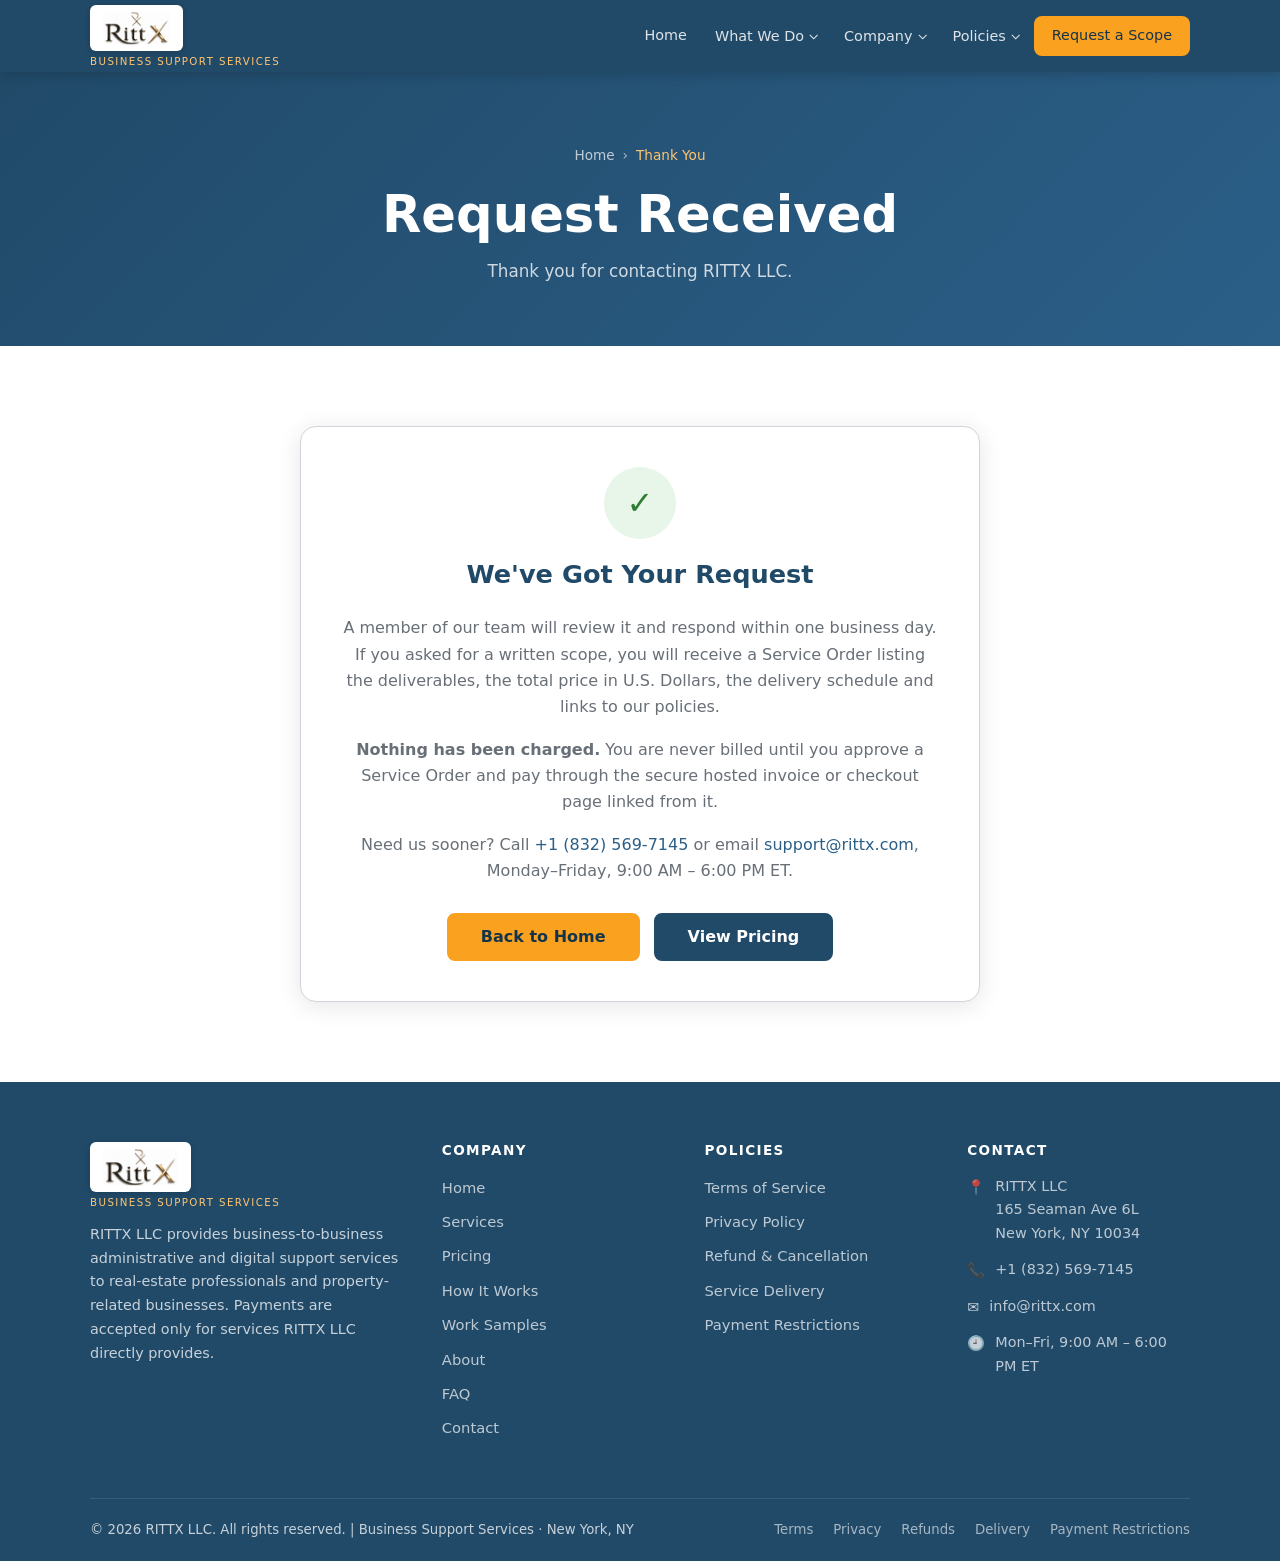
<file: thank-you.html>
<!DOCTYPE html>
<html lang="en">
<head>
  <meta charset="UTF-8" />
  <meta name="viewport" content="width=device-width, initial-scale=1.0" />
  <title>Thank You — RITTX LLC</title>
  <meta name="description" content="Thank you for contacting RITTX LLC. We will review your request and respond within one business day." />
  <meta name="robots" content="noindex" />
  <link rel="canonical" href="https://rittx.com/thank-you.html" />
  <meta property="og:type" content="website" />
  <meta property="og:site_name" content="RITTX LLC" />
  <meta property="og:url" content="https://rittx.com/thank-you.html" />
  <meta property="og:title" content="Thank You — RITTX LLC" />
  <meta property="og:description" content="Thank you for contacting RITTX LLC. We will review your request and respond within one business day." />
  <meta property="og:image" content="https://rittx.com/assets/rittx-wordmark.png" />
  <meta name="twitter:card" content="summary" />
  <meta name="twitter:title" content="Thank You — RITTX LLC" />
  <meta name="twitter:description" content="Thank you for contacting RITTX LLC. We will review your request and respond within one business day." />
  <meta name="twitter:image" content="https://rittx.com/assets/rittx-wordmark.png" />
  <link rel="icon" type="image/png" href="assets/favicon.png" />
  <link rel="stylesheet" href="style.css?v=2" />
</head>
<body>

<!-- ========== HEADER ========== -->
<header id="site-header">
  <div class="container">
    <div class="header-inner">
      <a href="index.html" class="logo">
        <img src="assets/rittx-wordmark.png" alt="RITTX LLC" class="logo-img" />
        <span class="logo-tagline">Business Support Services</span>
      </a>
      <button class="nav-toggle" aria-label="Toggle navigation" onclick="toggleNav()">
        <span></span><span></span><span></span>
      </button>
      <nav class="main-nav" id="main-nav">
        <a href="index.html">Home</a>
        <div class="nav-group">
          <button type="button" class="nav-group-btn" aria-expanded="false">What We Do</button>
          <div class="nav-dropdown">
            <a href="services.html">Services</a>
            <a href="pricing.html">Pricing</a>
            <a href="how-it-works.html">How It Works</a>
            <a href="work-samples.html">Work Samples</a>
          </div>
        </div>
        <div class="nav-group">
          <button type="button" class="nav-group-btn" aria-expanded="false">Company</button>
          <div class="nav-dropdown">
            <a href="about.html">About</a>
            <a href="faq.html">FAQ</a>
            <a href="contact.html">Contact</a>
          </div>
        </div>
        <div class="nav-group">
          <button type="button" class="nav-group-btn" aria-expanded="false">Policies</button>
          <div class="nav-dropdown">
            <a href="terms-and-conditions.html">Terms of Service</a>
            <a href="privacy-policy.html">Privacy Policy</a>
            <a href="refund-and-cancellation.html">Refund &amp; Cancellation</a>
            <a href="service-delivery.html">Service Delivery</a>
          </div>
        </div>
        <a href="contact.html" class="nav-cta">Request a Scope</a>
      </nav>
    </div>
  </div>
</header>

<!-- ========== PAGE HERO ========== -->
<section class="page-hero">
  <div class="container">
    <div class="breadcrumb">
      <a href="index.html">Home</a> › <span>Thank You</span>
    </div>
    <h1>Request Received</h1>
    <p>Thank you for contacting RITTX LLC.</p>
  </div>
</section>

<!-- ========== CONFIRMATION ========== -->
<section class="section">
  <div class="container">
    <div class="contact-form-box" style="max-width:680px;margin:0 auto;text-align:center;">
      <div class="success-icon">✓</div>
      <h3>We&#39;ve Got Your Request</h3>
      <p style="color:var(--gray);">A member of our team will review it and respond within one business day. If you asked for a written scope, you will receive a Service Order listing the deliverables, the total price in U.S. Dollars, the delivery schedule and links to our policies.</p>
      <p style="color:var(--gray);"><strong>Nothing has been charged.</strong> You are never billed until you approve a Service Order and pay through the secure hosted invoice or checkout page linked from it.</p>
      <p style="color:var(--gray);">Need us sooner? Call <a href="tel:+18325697145">+1 (832) 569-7145</a> or email <a href="mailto:support@rittx.com">support@rittx.com</a>, Monday–Friday, 9:00 AM – 6:00 PM ET.</p>
      <div style="margin-top:28px;display:flex;gap:14px;justify-content:center;flex-wrap:wrap;">
        <a href="index.html" class="btn btn-primary">Back to Home</a>
        <a href="pricing.html" class="btn btn-navy">View Pricing</a>
      </div>
    </div>
  </div>
</section>

<!-- ========== FOOTER ========== -->
<footer id="site-footer">
  <div class="container">
    <div class="footer-grid">
      <div class="footer-brand">
        <a href="index.html" class="logo">
          <img src="assets/rittx-wordmark.png" alt="RITTX LLC" class="logo-img" />
          <span class="logo-tagline">Business Support Services</span>
        </a>
        <p>RITTX LLC provides business-to-business administrative and digital support services to real-estate professionals and property-related businesses. Payments are accepted only for services RITTX LLC directly provides.</p>
      </div>
      <div class="footer-col">
        <h4>Company</h4>
        <ul>
          <li><a href="index.html">Home</a></li>
          <li><a href="services.html">Services</a></li>
          <li><a href="pricing.html">Pricing</a></li>
          <li><a href="how-it-works.html">How It Works</a></li>
          <li><a href="work-samples.html">Work Samples</a></li>
          <li><a href="about.html">About</a></li>
          <li><a href="faq.html">FAQ</a></li>
          <li><a href="contact.html">Contact</a></li>
        </ul>
      </div>
      <div class="footer-col">
        <h4>Policies</h4>
        <ul>
          <li><a href="terms-and-conditions.html">Terms of Service</a></li>
          <li><a href="privacy-policy.html">Privacy Policy</a></li>
          <li><a href="refund-and-cancellation.html">Refund &amp; Cancellation</a></li>
          <li><a href="service-delivery.html">Service Delivery</a></li>
          <li><a href="payment-restrictions.html">Payment Restrictions</a></li>
        </ul>
      </div>
      <div class="footer-col">
        <h4>Contact</h4>
        <div class="footer-contact-item">
          <span>📍</span>
          <p>RITTX LLC<br>165 Seaman Ave 6L<br>New York, NY 10034</p>
        </div>
        <div class="footer-contact-item">
          <span>📞</span>
          <a href="tel:+18325697145">+1 (832) 569-7145</a>
        </div>
        <div class="footer-contact-item">
          <span>✉️</span>
          <a href="mailto:info@rittx.com">info@rittx.com</a>
        </div>
        <div class="footer-contact-item">
          <span>🕘</span>
          <p>Mon–Fri, 9:00 AM – 6:00 PM ET</p>
        </div>
      </div>
    </div>
    <div class="footer-bottom">
      <p>© 2026 RITTX LLC. All rights reserved. | Business Support Services · New York, NY</p>
      <div class="footer-legal-links">
        <a href="terms-and-conditions.html">Terms</a>
        <a href="privacy-policy.html">Privacy</a>
        <a href="refund-and-cancellation.html">Refunds</a>
        <a href="service-delivery.html">Delivery</a>
        <a href="payment-restrictions.html">Payment Restrictions</a>
      </div>
    </div>
  </div>
</footer>

<script>
  function toggleNav() {
    document.getElementById('main-nav').classList.toggle('open');
  }

  // Dropdowns: hover opens them on desktop via CSS; this handles tap/click,
  // which is the only way they open inside the mobile sheet.
  (function () {
    var groups = Array.prototype.slice.call(document.querySelectorAll('.nav-group'));

    groups.forEach(function (group) {
      var btn = group.querySelector('.nav-group-btn');
      if (!btn) return;
      btn.addEventListener('click', function (e) {
        e.stopPropagation();
        var wasOpen = group.classList.contains('open');
        groups.forEach(function (g) { g.classList.remove('open'); });
        groups.forEach(function (g) {
          var b = g.querySelector('.nav-group-btn');
          if (b) b.setAttribute('aria-expanded', 'false');
        });
        if (!wasOpen) {
          group.classList.add('open');
          btn.setAttribute('aria-expanded', 'true');
        }
      });
    });

    document.addEventListener('click', function () {
      groups.forEach(function (g) {
        g.classList.remove('open');
        var b = g.querySelector('.nav-group-btn');
        if (b) b.setAttribute('aria-expanded', 'false');
      });
    });

    document.addEventListener('keydown', function (e) {
      if (e.key !== 'Escape') return;
      groups.forEach(function (g) {
        g.classList.remove('open');
        var b = g.querySelector('.nav-group-btn');
        if (b) b.setAttribute('aria-expanded', 'false');
      });
    });
  })();
</script>
</body>
</html>
</file>
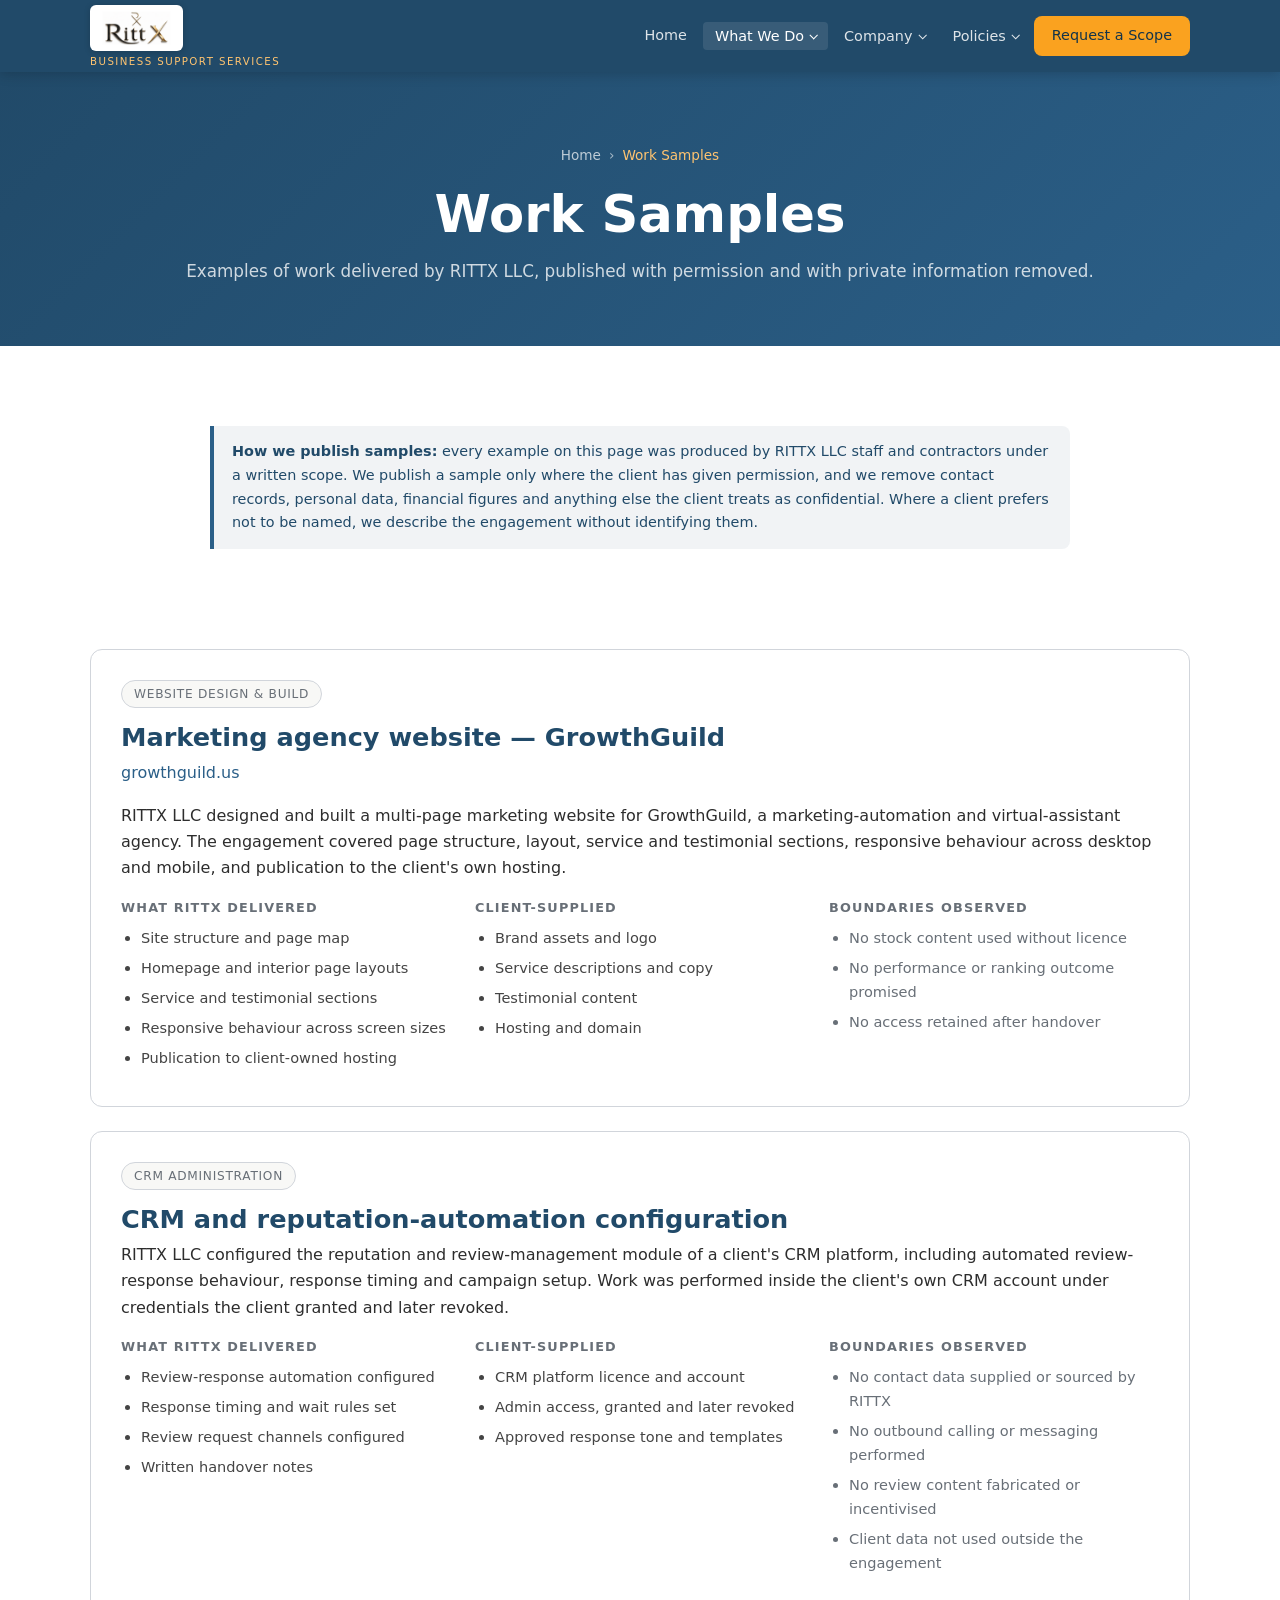
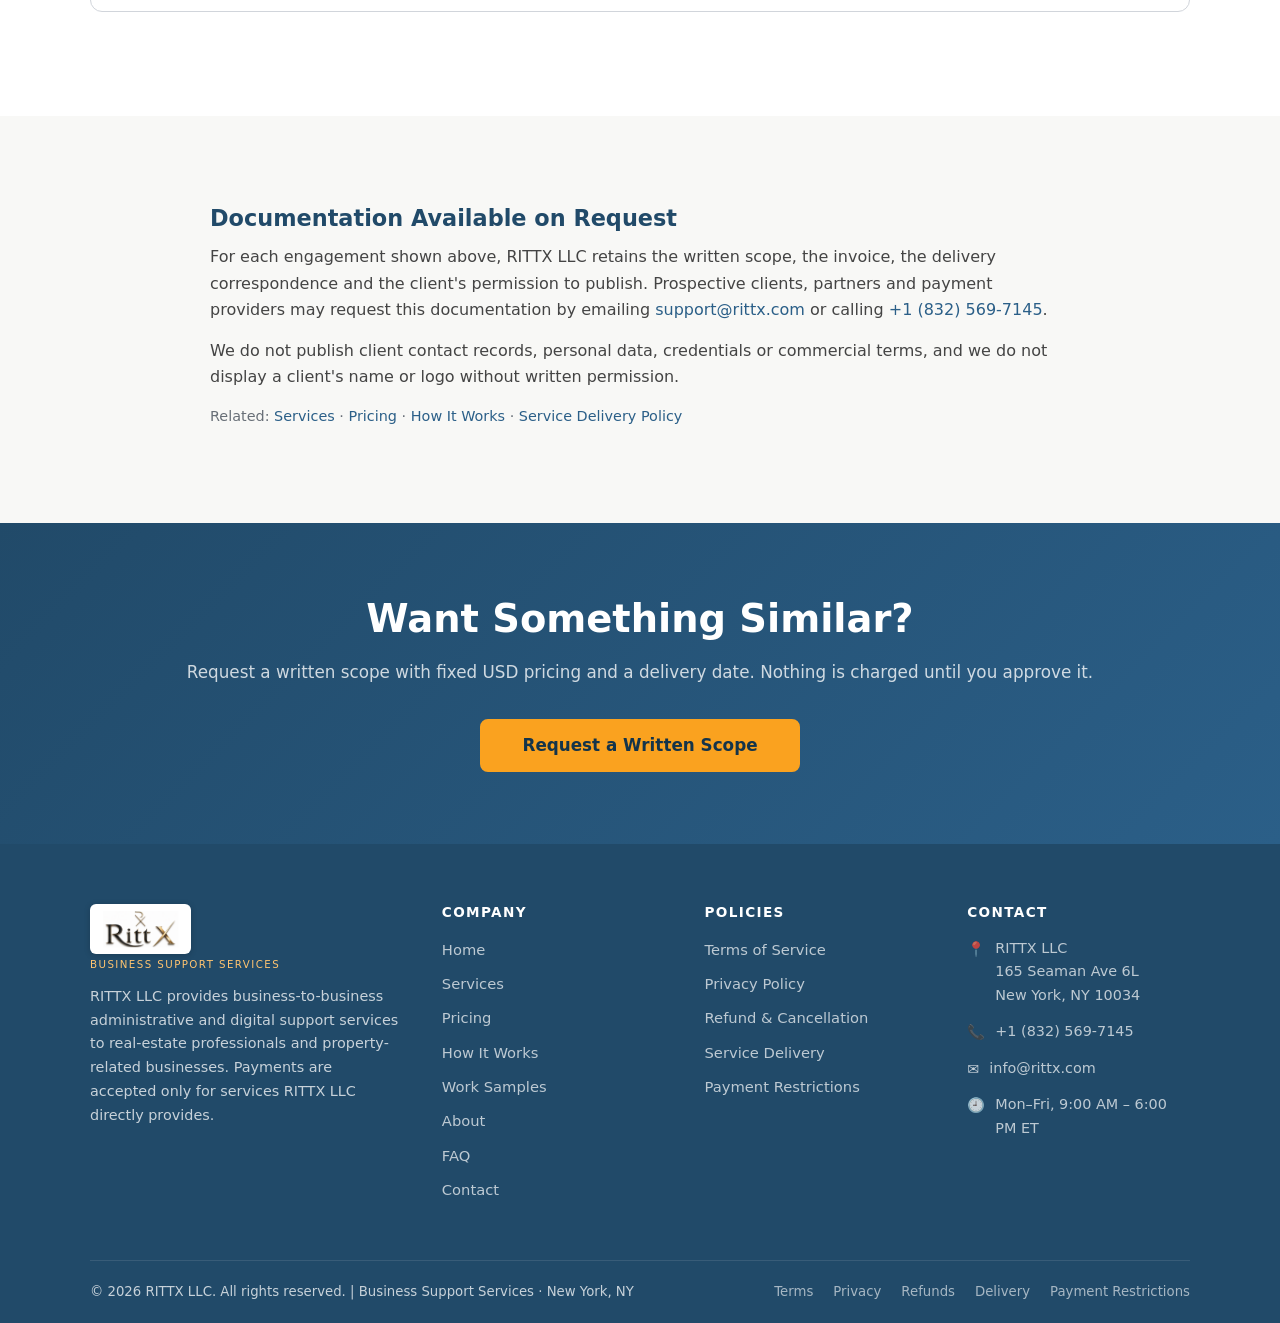
<file: work-samples.html>
<!DOCTYPE html>
<html lang="en">
<head>
  <meta charset="UTF-8" />
  <meta name="viewport" content="width=device-width, initial-scale=1.0" />
  <title>Work Samples — RITTX LLC Business Support Services</title>
  <meta name="description" content="Examples of administrative and digital support work delivered by RITTX LLC, published with client permission and with private information removed." />
  <link rel="canonical" href="https://rittx.com/work-samples.html" />
  <meta property="og:type" content="website" />
  <meta property="og:site_name" content="RITTX LLC" />
  <meta property="og:url" content="https://rittx.com/work-samples.html" />
  <meta property="og:title" content="Work Samples — RITTX LLC Business Support Services" />
  <meta property="og:description" content="Examples of administrative and digital support work delivered by RITTX LLC, published with client permission and with private information removed." />
  <meta property="og:image" content="https://rittx.com/assets/rittx-wordmark.png" />
  <meta name="twitter:card" content="summary" />
  <meta name="twitter:title" content="Work Samples — RITTX LLC Business Support Services" />
  <meta name="twitter:description" content="Examples of administrative and digital support work delivered by RITTX LLC, published with client permission and with private information removed." />
  <meta name="twitter:image" content="https://rittx.com/assets/rittx-wordmark.png" />
  <link rel="icon" type="image/png" href="assets/favicon.png" />
  <link rel="stylesheet" href="style.css?v=2" />
</head>
<body>

<!-- ========== HEADER ========== -->
<header id="site-header">
  <div class="container">
    <div class="header-inner">
      <a href="index.html" class="logo">
        <img src="assets/rittx-wordmark.png" alt="RITTX LLC" class="logo-img" />
        <span class="logo-tagline">Business Support Services</span>
      </a>
      <button class="nav-toggle" aria-label="Toggle navigation" onclick="toggleNav()">
        <span></span><span></span><span></span>
      </button>
      <nav class="main-nav" id="main-nav">
        <a href="index.html">Home</a>
        <div class="nav-group">
          <button type="button" class="nav-group-btn active" aria-expanded="false">What We Do</button>
          <div class="nav-dropdown">
            <a href="services.html">Services</a>
            <a href="pricing.html">Pricing</a>
            <a href="how-it-works.html">How It Works</a>
            <a href="work-samples.html" class="active">Work Samples</a>
          </div>
        </div>
        <div class="nav-group">
          <button type="button" class="nav-group-btn" aria-expanded="false">Company</button>
          <div class="nav-dropdown">
            <a href="about.html">About</a>
            <a href="faq.html">FAQ</a>
            <a href="contact.html">Contact</a>
          </div>
        </div>
        <div class="nav-group">
          <button type="button" class="nav-group-btn" aria-expanded="false">Policies</button>
          <div class="nav-dropdown">
            <a href="terms-and-conditions.html">Terms of Service</a>
            <a href="privacy-policy.html">Privacy Policy</a>
            <a href="refund-and-cancellation.html">Refund &amp; Cancellation</a>
            <a href="service-delivery.html">Service Delivery</a>
          </div>
        </div>
        <a href="contact.html" class="nav-cta">Request a Scope</a>
      </nav>
    </div>
  </div>
</header>

<!-- ========== PAGE HERO ========== -->
<section class="page-hero">
  <div class="container">
    <div class="breadcrumb">
      <a href="index.html">Home</a> › <span>Work Samples</span>
    </div>
    <h1>Work Samples</h1>
    <p>Examples of work delivered by RITTX LLC, published with permission and with private information removed.</p>
  </div>
</section>

<!-- ========== INTRO ========== -->
<section class="section">
  <div class="container">
    <div class="legal-content">
      <div class="notice">
        <strong>How we publish samples:</strong> every example on this page was produced by RITTX LLC staff and contractors under a written scope. We publish a sample only where the client has given permission, and we remove contact records, personal data, financial figures and anything else the client treats as confidential. Where a client prefers not to be named, we describe the engagement without identifying them.
      </div>
    </div>
  </div>
</section>

<!-- ========== SAMPLES ========== -->
<section class="section" style="padding-top:0;">
  <div class="container">

    <!-- Sample 1 — GrowthGuild website -->
    <div class="service-block">
      <span class="service-tag">Website design &amp; build</span>
      <h3>Marketing agency website — GrowthGuild</h3>
      <p><a href="https://growthguild.us/" target="_blank" rel="noopener">growthguild.us</a></p>
      <p>RITTX LLC designed and built a multi-page marketing website for GrowthGuild, a marketing-automation and virtual-assistant agency. The engagement covered page structure, layout, service and testimonial sections, responsive behaviour across desktop and mobile, and publication to the client's own hosting.</p>
      <div class="service-cols">
        <div>
          <h4>What RITTX delivered</h4>
          <ul>
            <li>Site structure and page map</li>
            <li>Homepage and interior page layouts</li>
            <li>Service and testimonial sections</li>
            <li>Responsive behaviour across screen sizes</li>
            <li>Publication to client-owned hosting</li>
          </ul>
        </div>
        <div>
          <h4>Client-supplied</h4>
          <ul>
            <li>Brand assets and logo</li>
            <li>Service descriptions and copy</li>
            <li>Testimonial content</li>
            <li>Hosting and domain</li>
          </ul>
        </div>
        <div>
          <h4>Boundaries observed</h4>
          <ul class="not-included">
            <li>No stock content used without licence</li>
            <li>No performance or ranking outcome promised</li>
            <li>No access retained after handover</li>
          </ul>
        </div>
      </div>
    </div>

    <!-- Sample 2 — CRM / reputation automation -->
    <div class="service-block">
      <span class="service-tag">CRM administration</span>
      <h3>CRM and reputation-automation configuration</h3>
      <p>RITTX LLC configured the reputation and review-management module of a client's CRM platform, including automated review-response behaviour, response timing and campaign setup. Work was performed inside the client's own CRM account under credentials the client granted and later revoked.</p>

      <div class="service-cols">
        <div>
          <h4>What RITTX delivered</h4>
          <ul>
            <li>Review-response automation configured</li>
            <li>Response timing and wait rules set</li>
            <li>Review request channels configured</li>
            <li>Written handover notes</li>
          </ul>
        </div>
        <div>
          <h4>Client-supplied</h4>
          <ul>
            <li>CRM platform licence and account</li>
            <li>Admin access, granted and later revoked</li>
            <li>Approved response tone and templates</li>
          </ul>
        </div>
        <div>
          <h4>Boundaries observed</h4>
          <ul class="not-included">
            <li>No contact data supplied or sourced by RITTX</li>
            <li>No outbound calling or messaging performed</li>
            <li>No review content fabricated or incentivised</li>
            <li>Client data not used outside the engagement</li>
          </ul>
        </div>
      </div>
    </div>

  </div>
</section>

<!-- ========== EVIDENCE ========== -->
<section class="section section-alt">
  <div class="container">
    <div class="legal-content">
      <h2>Documentation Available on Request</h2>
      <p>For each engagement shown above, RITTX LLC retains the written scope, the invoice, the delivery correspondence and the client's permission to publish. Prospective clients, partners and payment providers may request this documentation by emailing <a href="mailto:support@rittx.com">support@rittx.com</a> or calling <a href="tel:+18325697145">+1 (832) 569-7145</a>.</p>
      <p>We do not publish client contact records, personal data, credentials or commercial terms, and we do not display a client's name or logo without written permission.</p>
      <p style="font-size:0.9rem;color:var(--gray);">Related: <a href="services.html">Services</a> · <a href="pricing.html">Pricing</a> · <a href="how-it-works.html">How It Works</a> · <a href="service-delivery.html">Service Delivery Policy</a></p>
    </div>
  </div>
</section>

<!-- ========== CTA ========== -->
<section class="cta-banner">
  <div class="container">
    <h2>Want Something Similar?</h2>
    <p>Request a written scope with fixed USD pricing and a delivery date. Nothing is charged until you approve it.</p>
    <a href="contact.html" class="btn btn-primary">Request a Written Scope</a>
  </div>
</section>

<!-- ========== FOOTER ========== -->
<footer id="site-footer">
  <div class="container">
    <div class="footer-grid">
      <div class="footer-brand">
        <a href="index.html" class="logo">
          <img src="assets/rittx-wordmark.png" alt="RITTX LLC" class="logo-img" />
          <span class="logo-tagline">Business Support Services</span>
        </a>
        <p>RITTX LLC provides business-to-business administrative and digital support services to real-estate professionals and property-related businesses. Payments are accepted only for services RITTX LLC directly provides.</p>
      </div>
      <div class="footer-col">
        <h4>Company</h4>
        <ul>
          <li><a href="index.html">Home</a></li>
          <li><a href="services.html">Services</a></li>
          <li><a href="pricing.html">Pricing</a></li>
          <li><a href="how-it-works.html">How It Works</a></li>
          <li><a href="work-samples.html">Work Samples</a></li>
          <li><a href="about.html">About</a></li>
          <li><a href="faq.html">FAQ</a></li>
          <li><a href="contact.html">Contact</a></li>
        </ul>
      </div>
      <div class="footer-col">
        <h4>Policies</h4>
        <ul>
          <li><a href="terms-and-conditions.html">Terms of Service</a></li>
          <li><a href="privacy-policy.html">Privacy Policy</a></li>
          <li><a href="refund-and-cancellation.html">Refund &amp; Cancellation</a></li>
          <li><a href="service-delivery.html">Service Delivery</a></li>
          <li><a href="payment-restrictions.html">Payment Restrictions</a></li>
        </ul>
      </div>
      <div class="footer-col">
        <h4>Contact</h4>
        <div class="footer-contact-item">
          <span>📍</span>
          <p>RITTX LLC<br>165 Seaman Ave 6L<br>New York, NY 10034</p>
        </div>
        <div class="footer-contact-item">
          <span>📞</span>
          <a href="tel:+18325697145">+1 (832) 569-7145</a>
        </div>
        <div class="footer-contact-item">
          <span>✉️</span>
          <a href="mailto:info@rittx.com">info@rittx.com</a>
        </div>
        <div class="footer-contact-item">
          <span>🕘</span>
          <p>Mon–Fri, 9:00 AM – 6:00 PM ET</p>
        </div>
      </div>
    </div>
    <div class="footer-bottom">
      <p>© 2026 RITTX LLC. All rights reserved. | Business Support Services · New York, NY</p>
      <div class="footer-legal-links">
        <a href="terms-and-conditions.html">Terms</a>
        <a href="privacy-policy.html">Privacy</a>
        <a href="refund-and-cancellation.html">Refunds</a>
        <a href="service-delivery.html">Delivery</a>
        <a href="payment-restrictions.html">Payment Restrictions</a>
      </div>
    </div>
  </div>
</footer>

<script>
  function toggleNav() {
    document.getElementById('main-nav').classList.toggle('open');
  }

  // Dropdowns: hover opens them on desktop via CSS; this handles tap/click,
  // which is the only way they open inside the mobile sheet.
  (function () {
    var groups = Array.prototype.slice.call(document.querySelectorAll('.nav-group'));

    groups.forEach(function (group) {
      var btn = group.querySelector('.nav-group-btn');
      if (!btn) return;
      btn.addEventListener('click', function (e) {
        e.stopPropagation();
        var wasOpen = group.classList.contains('open');
        groups.forEach(function (g) { g.classList.remove('open'); });
        groups.forEach(function (g) {
          var b = g.querySelector('.nav-group-btn');
          if (b) b.setAttribute('aria-expanded', 'false');
        });
        if (!wasOpen) {
          group.classList.add('open');
          btn.setAttribute('aria-expanded', 'true');
        }
      });
    });

    document.addEventListener('click', function () {
      groups.forEach(function (g) {
        g.classList.remove('open');
        var b = g.querySelector('.nav-group-btn');
        if (b) b.setAttribute('aria-expanded', 'false');
      });
    });

    document.addEventListener('keydown', function (e) {
      if (e.key !== 'Escape') return;
      groups.forEach(function (g) {
        g.classList.remove('open');
        var b = g.querySelector('.nav-group-btn');
        if (b) b.setAttribute('aria-expanded', 'false');
      });
    });
  })();
</script>
</body>
</html>
</file>
<file: style.css>
/* ============================================
   RITTX LLC — Global Stylesheet
   ============================================ */

*, *::before, *::after {
  box-sizing: border-box;
  margin: 0;
  padding: 0;
}

:root {
  /* RITTX brand blue — --navy/--navy-mid keep their structural role names */
  --brand:     #4286bc;
  --navy:      #214a69;
  --navy-mid:  #2b5f88;
  /* RITTX amber accent */
  --gold:      #faa21f;
  --gold-lt:   #ffc470;
  --gold-dk:   #d8860a;
  --gold-text: #a3660a;   /* amber darkened for legible text on white */
  --on-gold:   #14344a;   /* dark blue for text on amber fills */
  --white:     #ffffff;
  --off-white: #f8f8f6;
  --gray-lt:   #e9ecef;
  --gray:      #686f77;
  --text:      #2d2d2d;
  --border:    #d1d5db;
  --shadow:    0 4px 24px rgba(0,0,0,0.10);
  --radius:    8px;
  --transition: 0.25s ease;
}

html { scroll-behavior: smooth; }

body {
  font-family: 'Segoe UI', system-ui, -apple-system, sans-serif;
  color: var(--text);
  background: var(--white);
  line-height: 1.65;
  font-size: 16px;
}

a { color: var(--navy-mid); text-decoration: none; }
a:hover { color: var(--gold-text); }
img { max-width: 100%; display: block; }
ul { list-style: none; }

h1, h2, h3, h4, h5 {
  font-weight: 700;
  line-height: 1.25;
  color: var(--navy);
}
h1 { font-size: clamp(2rem, 5vw, 3.2rem); }
h2 { font-size: clamp(1.6rem, 3.5vw, 2.4rem); }
h3 { font-size: clamp(1.2rem, 2.5vw, 1.6rem); }
h4 { font-size: 1.15rem; }
p  { margin-bottom: 1rem; }

/* ---- Layout ---- */
.container {
  max-width: 1140px;
  margin: 0 auto;
  padding: 0 20px;
}
.section {
  padding: 80px 0;
}
.section-alt {
  background: var(--off-white);
}

/* ---- Buttons ---- */
.btn {
  display: inline-block;
  padding: 14px 32px;
  border-radius: var(--radius);
  font-weight: 600;
  font-size: 1rem;
  cursor: pointer;
  border: 2px solid transparent;
  transition: var(--transition);
  text-align: center;
  line-height: 1;
}
.btn-primary {
  background: var(--gold);
  color: var(--on-gold);
  border-color: var(--gold);
}
.btn-primary:hover {
  background: var(--gold-dk);
  border-color: var(--gold-dk);
  color: var(--on-gold);
}
.btn-outline {
  background: transparent;
  color: var(--white);
  border-color: var(--white);
}
.btn-outline:hover {
  background: var(--white);
  color: var(--navy);
}
.btn-navy {
  background: var(--navy);
  color: var(--white);
  border-color: var(--navy);
}
.btn-navy:hover {
  background: var(--navy-mid);
  border-color: var(--navy-mid);
  color: var(--white);
}

/* ---- Header / Nav ---- */
#site-header {
  position: sticky;
  top: 0;
  z-index: 1000;
  background: var(--navy);
  box-shadow: 0 2px 12px rgba(0,0,0,0.18);
}
.header-inner {
  display: flex;
  align-items: center;
  justify-content: space-between;
  height: 72px;
  gap: 16px;
}
.logo {
  display: flex;
  align-items: center;
  gap: 10px;
  text-decoration: none;
}
/* RITTX logo lockup: the brand mark is black + gold on white, so it sits in a
   light chip to stay legible on the blue header/footer. */
.logo {
  flex-direction: column;
  align-items: flex-start;
  gap: 5px;
}
.logo-img {
  height: 46px;
  width: auto;
  background: var(--white);
  border-radius: 6px;
  padding: 6px 12px;
  box-shadow: 0 1px 6px rgba(0,0,0,0.18);
  flex-shrink: 0;
}
.logo-tagline {
  font-size: 0.64rem;
  color: var(--gold-lt);
  letter-spacing: 0.14em;
  text-transform: uppercase;
  line-height: 1;
}

/* Nav links */
.main-nav {
  display: flex;
  align-items: center;
  gap: 4px;
}
.main-nav a {
  color: rgba(255,255,255,0.85);
  font-size: 0.9rem;
  font-weight: 500;
  padding: 6px 12px;
  border-radius: 4px;
  transition: var(--transition);
  white-space: nowrap;
}
.main-nav a:hover,
.main-nav a.active {
  color: var(--white);
  background: rgba(255,255,255,0.1);
}
.main-nav a.nav-cta {
  background: var(--gold);
  color: var(--on-gold);
  padding: 8px 18px;
  border-radius: var(--radius);
}
.main-nav a.nav-cta:hover {
  background: var(--gold-dk);
  color: var(--on-gold);
}

/* Hamburger */
.nav-toggle {
  display: none;
  flex-direction: column;
  align-items: center;
  justify-content: center;
  gap: 5px;
  background: none;
  border: none;
  cursor: pointer;
  /* 44x44 minimum touch target; negative margin keeps the icon optically
     aligned with the right edge of the container. */
  padding: 14px 10px;
  margin-right: -10px;
}
.nav-toggle span {
  display: block;
  width: 24px;
  height: 2px;
  background: var(--white);
  border-radius: 2px;
  transition: var(--transition);
}

/* ---- Nav dropdowns ----
   Grouping the 13 public pages under four top-level items keeps the header row
   short enough to fit beside the logo, and puts every page — including all five
   policies — one hover away from the header. */
.nav-group { position: relative; }
.nav-group-btn {
  display: flex;
  align-items: center;
  gap: 6px;
  background: none;
  border: none;
  cursor: pointer;
  font-family: inherit;
  color: rgba(255,255,255,0.85);
  font-size: 0.9rem;
  font-weight: 500;
  padding: 6px 12px;
  border-radius: 4px;
  transition: var(--transition);
  white-space: nowrap;
}
.nav-group-btn::after {
  content: "";
  border: solid currentColor;
  border-width: 0 1.5px 1.5px 0;
  padding: 2.5px;
  transform: rotate(45deg) translateY(-1px);
  transition: var(--transition);
}
.nav-group-btn:hover,
.nav-group-btn.active,
.nav-group:hover .nav-group-btn {
  color: var(--white);
  background: rgba(255,255,255,0.1);
}
.nav-dropdown {
  display: none;
  position: absolute;
  top: calc(100% + 10px);
  left: 0;
  min-width: 232px;
  background: var(--white);
  border: 1px solid var(--border);
  border-radius: 10px;
  box-shadow: 0 12px 32px rgba(0,0,0,0.18);
  padding: 8px;
  z-index: 1100;
}
/* bridge the gap so the menu doesn't close while the cursor travels to it */
.nav-group::after {
  content: "";
  position: absolute;
  top: 100%;
  left: 0;
  right: 0;
  height: 12px;
}
.nav-group:hover .nav-dropdown,
.nav-group:focus-within .nav-dropdown,
.nav-group.open .nav-dropdown { display: block; }
.nav-dropdown a {
  display: block;
  color: var(--navy);
  font-size: 0.9rem;
  font-weight: 500;
  padding: 9px 14px;
  border-radius: 6px;
  white-space: nowrap;
}
.nav-dropdown a:hover,
.nav-dropdown a.active {
  background: var(--off-white);
  color: var(--gold-text);
}

/* Mobile nav */
@media (max-width: 900px) {
  .nav-toggle { display: flex; }
  .main-nav {
    display: none;
    position: absolute;
    top: 72px;
    left: 0;
    right: 0;
    background: var(--navy);
    flex-direction: column;
    align-items: stretch;
    padding: 12px 20px 20px;
    gap: 2px;
    box-shadow: 0 8px 20px rgba(0,0,0,0.2);
  }
  .main-nav.open { display: flex; }
  .main-nav a {
    padding: 12px 16px;
    font-size: 1rem;
  }
  .main-nav a.nav-cta { text-align: center; margin-top: 8px; }

  /* Dropdowns become tap-to-expand accordions inside the mobile sheet */
  .nav-group { width: 100%; }
  .nav-group::after { display: none; }
  .nav-group-btn {
    width: 100%;
    justify-content: space-between;
    padding: 12px 16px;
    font-size: 1rem;
  }
  .nav-group:hover .nav-dropdown,
  .nav-group:focus-within .nav-dropdown { display: none; }
  .nav-group.open .nav-dropdown { display: block; }
  .nav-group.open .nav-group-btn::after { transform: rotate(-135deg) translateY(-1px); }
  .nav-dropdown {
    position: static;
    min-width: 0;
    background: rgba(255,255,255,0.06);
    border: none;
    box-shadow: none;
    border-radius: 8px;
    margin: 4px 0 6px;
    padding: 4px;
  }
  .nav-dropdown a {
    color: rgba(255,255,255,0.85);
    padding: 11px 16px 11px 28px;
    font-size: 0.95rem;
  }
  .nav-dropdown a:hover,
  .nav-dropdown a.active {
    background: rgba(255,255,255,0.1);
    color: var(--white);
  }
}

/* ---- Hero ---- */
.hero {
  position: relative;
  min-height: 88vh;
  display: flex;
  align-items: center;
  background: linear-gradient(135deg, var(--navy) 0%, #2f6f9e 60%, #1a3d58 100%);
  overflow: hidden;
}
.hero::after {
  content: '';
  position: absolute;
  inset: 0;
  background:
    radial-gradient(ellipse 70% 80% at 80% 50%, rgba(250,162,31,0.14) 0%, transparent 60%);
  pointer-events: none;
}
.hero-content {
  position: relative;
  z-index: 1;
  max-width: 680px;
  padding: 60px 0;
}
.hero-eyebrow {
  display: inline-block;
  background: rgba(250,162,31,0.18);
  color: var(--gold-lt);
  font-size: 0.8rem;
  font-weight: 700;
  letter-spacing: 0.12em;
  text-transform: uppercase;
  padding: 6px 14px;
  border-radius: 20px;
  margin-bottom: 20px;
  border: 1px solid rgba(250,162,31,0.32);
}
.hero h1 {
  color: var(--white);
  margin-bottom: 20px;
}
.hero h1 span { color: var(--gold-lt); }
.hero p {
  color: rgba(255,255,255,0.82);
  font-size: 1.15rem;
  margin-bottom: 36px;
}
.hero-actions {
  display: flex;
  gap: 16px;
  flex-wrap: wrap;
}
.hero-stats {
  display: flex;
  gap: 40px;
  margin-top: 56px;
  flex-wrap: wrap;
}
.hero-stat {
  display: flex;
  flex-direction: column;
  gap: 4px;
}
.hero-stat strong {
  font-size: 2rem;
  font-weight: 800;
  color: var(--gold-lt);
  line-height: 1;
}
.hero-stat span {
  font-size: 0.82rem;
  color: rgba(255,255,255,0.65);
  letter-spacing: 0.04em;
}

/* ---- Section headers ---- */
.section-header {
  text-align: center;
  max-width: 640px;
  margin: 0 auto 52px;
}
.section-header .eyebrow {
  display: inline-block;
  color: var(--gold-text);
  font-size: 0.78rem;
  font-weight: 700;
  letter-spacing: 0.14em;
  text-transform: uppercase;
  margin-bottom: 12px;
}
.section-header h2 { margin-bottom: 14px; }
.section-header p {
  color: var(--gray);
  font-size: 1.05rem;
  margin-bottom: 0;
}

/* ---- Cards ---- */
.card-grid {
  display: grid;
  grid-template-columns: repeat(auto-fit, minmax(280px, 1fr));
  gap: 28px;
}
.card {
  background: var(--white);
  border: 1px solid var(--border);
  border-radius: 12px;
  padding: 36px 28px;
  transition: var(--transition);
  box-shadow: 0 2px 8px rgba(0,0,0,0.05);
}
.card:hover {
  box-shadow: var(--shadow);
  transform: translateY(-3px);
}
.card-icon {
  width: 56px;
  height: 56px;
  border-radius: 12px;
  background: linear-gradient(135deg, var(--navy), var(--navy-mid));
  display: flex;
  align-items: center;
  justify-content: center;
  margin-bottom: 20px;
  font-size: 1.5rem;
}
.card h3 { margin-bottom: 10px; }
.card p { color: var(--gray); margin-bottom: 0; font-size: 0.95rem; }

/* ---- Process steps ---- */
.steps-grid {
  display: grid;
  grid-template-columns: repeat(auto-fit, minmax(220px, 1fr));
  gap: 24px;
  counter-reset: step;
}
.step {
  text-align: center;
  padding: 32px 20px;
  position: relative;
}
.step-num {
  width: 60px;
  height: 60px;
  border-radius: 50%;
  background: var(--gold);
  color: var(--on-gold);
  font-size: 1.4rem;
  font-weight: 800;
  display: flex;
  align-items: center;
  justify-content: center;
  margin: 0 auto 20px;
}
.step h3 { margin-bottom: 10px; }
.step p { color: var(--gray); font-size: 0.95rem; margin-bottom: 0; }

/* ---- CTA banner ---- */
.cta-banner {
  background: linear-gradient(135deg, var(--navy) 0%, var(--navy-mid) 100%);
  padding: 72px 0;
  text-align: center;
}
.cta-banner h2 { color: var(--white); margin-bottom: 16px; }
.cta-banner p { color: rgba(255,255,255,0.78); font-size: 1.05rem; margin-bottom: 32px; }
.cta-banner .btn-primary { font-size: 1.05rem; padding: 16px 40px; }

/* ---- Testimonials ---- */
.testimonials-grid {
  display: grid;
  grid-template-columns: repeat(auto-fit, minmax(300px, 1fr));
  gap: 24px;
}
.testimonial {
  background: var(--white);
  border: 1px solid var(--border);
  border-radius: 12px;
  padding: 32px 28px;
}
.testimonial-stars {
  color: var(--gold);
  font-size: 1.1rem;
  margin-bottom: 14px;
  letter-spacing: 3px;
}
.testimonial p {
  color: var(--text);
  font-style: italic;
  margin-bottom: 20px;
  font-size: 0.97rem;
}
.testimonial-author {
  display: flex;
  align-items: center;
  gap: 14px;
}
.author-avatar {
  width: 46px;
  height: 46px;
  border-radius: 50%;
  background: linear-gradient(135deg, var(--navy), var(--gold));
  display: flex;
  align-items: center;
  justify-content: center;
  color: var(--white);
  font-weight: 700;
  font-size: 1.05rem;
  flex-shrink: 0;
}
.author-info strong { display: block; font-size: 0.95rem; }
.author-info span { font-size: 0.82rem; color: var(--gray); }

/* ---- Page hero (inner pages) ---- */
.page-hero {
  background: linear-gradient(135deg, var(--navy) 0%, var(--navy-mid) 100%);
  padding: 72px 0 60px;
  text-align: center;
}
.page-hero h1 { color: var(--white); margin-bottom: 12px; }
.page-hero p { color: rgba(255,255,255,0.78); font-size: 1.05rem; margin-bottom: 0; }
.breadcrumb {
  display: flex;
  align-items: center;
  justify-content: center;
  gap: 8px;
  font-size: 0.85rem;
  color: rgba(255,255,255,0.6);
  margin-bottom: 16px;
}
.breadcrumb a { color: rgba(255,255,255,0.7); }
.breadcrumb a:hover { color: var(--gold-lt); }
.breadcrumb span { color: var(--gold-lt); }

/* ---- Contact page ---- */
.contact-grid {
  display: grid;
  grid-template-columns: 1fr 1.6fr;
  gap: 48px;
  align-items: start;
}
@media (max-width: 768px) {
  .contact-grid { grid-template-columns: 1fr; }
}
.contact-info h3 { margin-bottom: 20px; color: var(--navy); }
.contact-item {
  display: flex;
  gap: 16px;
  align-items: flex-start;
  margin-bottom: 24px;
}
.contact-item-icon {
  width: 44px;
  height: 44px;
  border-radius: 10px;
  background: var(--navy);
  display: flex;
  align-items: center;
  justify-content: center;
  font-size: 1.1rem;
  flex-shrink: 0;
  color: var(--white);
}
.contact-item-text strong { display: block; font-size: 0.82rem; text-transform: uppercase; letter-spacing: 0.06em; color: var(--gray); margin-bottom: 4px; }
.contact-item-text a, .contact-item-text p { color: var(--text); margin: 0; font-size: 0.97rem; }
.contact-item-text a:hover { color: var(--gold-text); }

/* Contact form */
.contact-form-box {
  background: var(--white);
  border: 1px solid var(--border);
  border-radius: 16px;
  padding: 40px;
  box-shadow: var(--shadow);
}
.contact-form-box h3 { margin-bottom: 24px; }
.form-group {
  margin-bottom: 20px;
}
.form-group label {
  display: block;
  font-size: 0.88rem;
  font-weight: 600;
  color: var(--navy);
  margin-bottom: 6px;
}
.form-group label .req {
  color: #c0392b;
  margin-left: 2px;
}
.form-group label .opt {
  color: var(--gray);
  font-weight: 400;
  font-size: 0.82rem;
  margin-left: 4px;
}
.form-control {
  width: 100%;
  padding: 12px 16px;
  border: 1.5px solid var(--border);
  border-radius: var(--radius);
  font-size: 0.97rem;
  font-family: inherit;
  color: var(--text);
  background: var(--off-white);
  transition: var(--transition);
  outline: none;
}
.form-control:focus {
  border-color: var(--navy-mid);
  background: var(--white);
  box-shadow: 0 0 0 3px rgba(26,60,94,0.1);
}
textarea.form-control {
  resize: vertical;
  min-height: 130px;
}
.form-row {
  display: grid;
  grid-template-columns: 1fr 1fr;
  gap: 16px;
}
@media (max-width: 560px) {
  .form-row { grid-template-columns: 1fr; }
  .contact-form-box { padding: 24px 18px; }
}

/* Checkboxes */
.checkbox-group {
  display: flex;
  gap: 12px;
  align-items: flex-start;
  padding: 16px;
  border: 1.5px solid var(--border);
  border-radius: var(--radius);
  background: var(--off-white);
  cursor: pointer;
}
.checkbox-group input[type="checkbox"] {
  width: 18px;
  height: 18px;
  min-width: 18px;
  margin-top: 2px;
  cursor: pointer;
  accent-color: var(--navy);
}
.checkbox-group label {
  font-size: 0.86rem;
  line-height: 1.5;
  color: var(--text);
  cursor: pointer;
  margin: 0;
}
.checkbox-group label a {
  color: var(--navy-mid);
  text-decoration: underline;
}
.checkbox-group label a:hover { color: var(--gold-text); }
.checkbox-group.required-check {
  border-color: var(--navy-mid);
  background: rgba(26,60,94,0.04);
}

.form-divider {
  border: none;
  border-top: 1px solid var(--border);
  margin: 24px 0;
}
.form-legal-links {
  font-size: 0.82rem;
  color: var(--gray);
  text-align: center;
  margin-top: 16px;
}
.form-legal-links a {
  color: var(--navy-mid);
  text-decoration: underline;
}
.form-legal-links a:hover { color: var(--gold-text); }

/* Confirmation tick, used on thank-you.html */
.success-icon {
  width: 72px;
  height: 72px;
  border-radius: 50%;
  background: #e8f5e9;
  display: flex;
  align-items: center;
  justify-content: center;
  margin: 0 auto 20px;
  font-size: 2rem;
  color: #2e7d32;
}

/* ---- About page ---- */
.about-grid {
  display: grid;
  grid-template-columns: 1fr 1fr;
  gap: 60px;
  align-items: center;
}
@media (max-width: 768px) {
  .about-grid { grid-template-columns: 1fr; }
}
/* Grid items default to min-width:auto, which stops them shrinking below their
   min-content and pushes the page wider than the viewport on narrow phones. */
.about-grid > * { min-width: 0; }
.about-visual {
  background: linear-gradient(135deg, var(--navy) 0%, var(--navy-mid) 100%);
  border-radius: 16px;
  padding: 52px 40px;
  color: var(--white);
  text-align: center;
}
.about-visual h2 { color: var(--white); margin-bottom: 12px; }
.about-visual p { color: rgba(255,255,255,0.78); }
.about-stats {
  display: grid;
  grid-template-columns: 1fr 1fr;
  gap: 20px;
  margin-top: 32px;
}
.about-stat {
  background: rgba(255,255,255,0.1);
  border-radius: 10px;
  padding: 20px;
  text-align: center;
}
.about-stat strong {
  display: block;
  font-size: 2rem;
  font-weight: 800;
  color: var(--gold-lt);
}
.about-stat span { font-size: 0.82rem; color: rgba(255,255,255,0.7); }
/* Narrow phones: stack the stat tiles and tighten the panel so the page
   never scrolls sideways. Declared after the base rules so it wins. */
@media (max-width: 480px) {
  .about-visual { padding: 36px 22px; }
  .about-stats  { grid-template-columns: 1fr; }
}
.about-content .eyebrow {
  color: var(--gold-text);
  font-size: 0.78rem;
  font-weight: 700;
  letter-spacing: 0.14em;
  text-transform: uppercase;
  margin-bottom: 12px;
  display: block;
}
.values-list { margin-top: 24px; }
.value-item {
  display: flex;
  gap: 14px;
  align-items: flex-start;
  margin-bottom: 16px;
}
.value-icon {
  width: 38px;
  height: 38px;
  border-radius: 8px;
  background: var(--gold);
  display: flex;
  align-items: center;
  justify-content: center;
  font-size: 1rem;
  color: var(--on-gold);
  flex-shrink: 0;
}
.value-item strong { display: block; margin-bottom: 2px; }
.value-item p { font-size: 0.9rem; color: var(--gray); margin: 0; }

/* ---- How It Works ---- */
.process-detailed {
  counter-reset: process;
}
.process-step {
  display: grid;
  grid-template-columns: auto 1fr;
  gap: 28px;
  align-items: start;
  margin-bottom: 48px;
  padding-bottom: 48px;
  border-bottom: 1px solid var(--border);
}
.process-step:last-child { border-bottom: none; margin-bottom: 0; }
.process-step-num {
  width: 64px;
  height: 64px;
  border-radius: 50%;
  background: linear-gradient(135deg, var(--navy), var(--navy-mid));
  color: var(--white);
  display: flex;
  align-items: center;
  justify-content: center;
  font-size: 1.5rem;
  font-weight: 800;
  flex-shrink: 0;
}
.process-step-content h3 { margin-bottom: 10px; }
.process-step-content p { color: var(--gray); margin-bottom: 0; }

/* ---- Legal pages ---- */
.legal-content {
  max-width: 860px;
  margin: 0 auto;
}
.legal-content h2 {
  font-size: 1.4rem;
  margin: 36px 0 12px;
  padding-top: 8px;
  border-top: 2px solid var(--border);
  color: var(--navy);
}
.legal-content h2:first-child { border-top: none; margin-top: 0; }
.legal-content h3 {
  font-size: 1.05rem;
  margin: 24px 0 8px;
  color: var(--navy-mid);
}
.legal-content p { color: #444; margin-bottom: 0.9rem; }
.legal-content ul {
  list-style: disc;
  padding-left: 22px;
  margin-bottom: 1rem;
}
.legal-content ul li { color: #444; margin-bottom: 6px; }
.legal-content strong { color: var(--navy); }
.legal-meta {
  background: var(--off-white);
  border: 1px solid var(--border);
  border-radius: var(--radius);
  padding: 20px 24px;
  margin-bottom: 36px;
  font-size: 0.9rem;
  color: var(--gray);
}
.legal-meta strong { color: var(--navy); }
.legal-contact-box {
  background: var(--navy);
  color: var(--white);
  border-radius: 12px;
  padding: 32px;
  margin-top: 40px;
}
.legal-contact-box h3 { color: var(--white); margin-bottom: 16px; }
.legal-contact-box p { color: rgba(255,255,255,0.8); margin-bottom: 6px; }
.legal-contact-box a { color: var(--gold-lt); }
.legal-contact-box a:hover { color: var(--white); }

/* ---- Footer ---- */
#site-footer {
  background: var(--navy);
  color: rgba(255,255,255,0.75);
  padding: 60px 0 0;
}
.footer-grid {
  display: grid;
  grid-template-columns: 1.4fr 1fr 1fr 1fr;
  gap: 40px;
  padding-bottom: 48px;
}
@media (max-width: 900px) {
  .footer-grid { grid-template-columns: 1fr 1fr; }
}
@media (max-width: 560px) {
  .footer-grid { grid-template-columns: 1fr; }
}
.footer-brand .logo { margin-bottom: 16px; }
.footer-brand .logo-img { height: 50px; }
.footer-brand p { font-size: 0.9rem; line-height: 1.65; margin-bottom: 0; }
.footer-col h4 {
  color: var(--white);
  font-size: 0.85rem;
  letter-spacing: 0.1em;
  text-transform: uppercase;
  margin-bottom: 16px;
}
.footer-col ul li { margin-bottom: 8px; }
.footer-col ul li a {
  color: rgba(255,255,255,0.7);
  font-size: 0.92rem;
  transition: var(--transition);
}
.footer-col ul li a:hover { color: var(--gold-lt); }
.footer-contact-item {
  display: flex;
  gap: 10px;
  align-items: flex-start;
  margin-bottom: 12px;
}
.footer-contact-item span:first-child {
  font-size: 0.9rem;
  margin-top: 1px;
  flex-shrink: 0;
}
.footer-contact-item a, .footer-contact-item p {
  color: rgba(255,255,255,0.7);
  font-size: 0.9rem;
  margin: 0;
}
.footer-contact-item a:hover { color: var(--gold-lt); }
.footer-bottom {
  border-top: 1px solid rgba(255,255,255,0.1);
  padding: 20px 0;
  display: flex;
  align-items: center;
  justify-content: space-between;
  flex-wrap: wrap;
  gap: 12px;
}
.footer-bottom p { font-size: 0.83rem; margin: 0; }
.footer-legal-links {
  display: flex;
  gap: 20px;
  flex-wrap: wrap;
}
.footer-legal-links a {
  color: rgba(255,255,255,0.6);
  font-size: 0.83rem;
  transition: var(--transition);
}
.footer-legal-links a:hover { color: var(--gold-lt); }

/* ---- Utilities ---- */
.text-center { text-align: center; }
.text-gold { color: var(--gold-text); }
.mt-8 { margin-top: 8px; }
.mt-16 { margin-top: 16px; }
.mt-32 { margin-top: 32px; }
.mb-0 { margin-bottom: 0 !important; }

/* Alert / notice */
.notice {
  background: rgba(26,60,94,0.06);
  border-left: 4px solid var(--navy-mid);
  border-radius: 0 8px 8px 0;
  padding: 14px 18px;
  font-size: 0.9rem;
  color: var(--navy);
  margin-bottom: 20px;
}

/* Payment-restrictions callout — reused on pricing, services and policy pages */
.restrict-notice {
  background: #fff8ec;
  border: 1px solid var(--gold);
  border-left: 5px solid var(--gold-dk);
  border-radius: 0 10px 10px 0;
  padding: 22px 26px;
  margin: 32px 0;
}
.restrict-notice h4 {
  color: var(--gold-text);
  font-size: 1rem;
  letter-spacing: 0.03em;
  text-transform: uppercase;
  margin-bottom: 10px;
}
.restrict-notice p { font-size: 0.93rem; color: #4a3a1c; margin-bottom: 0; }
.restrict-notice p + p { margin-top: 10px; }

/* ---- Pricing ---- */
.pricing-grid {
  display: grid;
  grid-template-columns: repeat(auto-fit, minmax(290px, 1fr));
  gap: 26px;
}
.price-card {
  display: flex;
  flex-direction: column;
  background: var(--white);
  border: 1px solid var(--border);
  border-radius: 12px;
  padding: 30px 28px;
  transition: var(--transition);
}
.price-card:hover { box-shadow: var(--shadow); border-color: var(--navy-mid); }
.price-card h3 { font-size: 1.25rem; margin-bottom: 6px; }
.price-card .price-type {
  font-size: 0.78rem;
  letter-spacing: 0.09em;
  text-transform: uppercase;
  color: var(--gray);
  margin-bottom: 18px;
}
.price-amount {
  font-size: 2.1rem;
  font-weight: 700;
  color: var(--navy);
  line-height: 1.1;
}
.price-amount .price-currency {
  font-size: 0.95rem;
  font-weight: 600;
  color: var(--gray);
  margin-left: 6px;
}
.price-term { font-size: 0.9rem; color: var(--gray); margin-bottom: 20px; }
.price-card ul {
  list-style: none;
  margin: 0 0 22px;
  padding: 0;
  flex-grow: 1;
}
.price-card ul li {
  position: relative;
  padding-left: 24px;
  margin-bottom: 10px;
  font-size: 0.93rem;
  color: #444;
}
.price-card ul li::before {
  content: "✓";
  position: absolute;
  left: 0;
  color: var(--gold-dk);
  font-weight: 700;
}
.price-card ul li.excl { color: var(--gray); }
.price-card ul li.excl::before { content: "✕"; color: #b04a4a; }
.price-meta {
  border-top: 1px solid var(--border);
  padding-top: 14px;
  margin-bottom: 18px;
  font-size: 0.85rem;
  color: var(--gray);
}
.price-meta strong { color: var(--navy); }

/* ---- Data / spec tables ---- */
.data-table-wrap { overflow-x: auto; }
.data-table {
  width: 100%;
  border-collapse: collapse;
  font-size: 0.93rem;
  min-width: 620px;
}
.data-table thead th {
  background: var(--navy);
  color: var(--white);
  text-align: left;
  padding: 14px 18px;
  font-weight: 600;
}
.data-table tbody td {
  padding: 14px 18px;
  border-bottom: 1px solid var(--border);
  color: #444;
  vertical-align: top;
}
.data-table tbody tr:nth-child(even) { background: var(--off-white); }
.data-table tbody td:first-child { font-weight: 600; color: var(--navy); }

/* ---- FAQ ---- */
.faq-list { max-width: 860px; margin: 0 auto; }
.faq-item {
  border: 1px solid var(--border);
  border-radius: 10px;
  margin-bottom: 14px;
  background: var(--white);
  overflow: hidden;
}
.faq-item summary {
  cursor: pointer;
  list-style: none;
  padding: 18px 52px 18px 22px;
  font-weight: 600;
  color: var(--navy);
  position: relative;
}
.faq-item summary::-webkit-details-marker { display: none; }
.faq-item summary::after {
  content: "+";
  position: absolute;
  right: 22px;
  top: 50%;
  transform: translateY(-50%);
  font-size: 1.4rem;
  font-weight: 400;
  color: var(--gold-dk);
  line-height: 1;
}
.faq-item[open] summary::after { content: "–"; }
.faq-item[open] summary { border-bottom: 1px solid var(--border); }
.faq-item .faq-answer { padding: 18px 22px 4px; }
.faq-item .faq-answer p { font-size: 0.94rem; color: #444; }
.faq-item .faq-answer ul {
  list-style: disc;
  padding-left: 22px;
  margin-bottom: 1rem;
}
.faq-item .faq-answer ul li { font-size: 0.94rem; color: #444; margin-bottom: 6px; }

/* ---- Service detail blocks ---- */
.service-block {
  border: 1px solid var(--border);
  border-radius: 12px;
  padding: 30px;
  margin-bottom: 24px;
  background: var(--white);
}
.service-block h3 { margin-bottom: 6px; }
.service-block .service-tag {
  display: inline-block;
  background: var(--off-white);
  border: 1px solid var(--border);
  border-radius: 999px;
  padding: 3px 12px;
  font-size: 0.76rem;
  letter-spacing: 0.06em;
  text-transform: uppercase;
  color: var(--gray);
  margin-bottom: 14px;
}
.service-cols {
  display: grid;
  grid-template-columns: repeat(auto-fit, minmax(240px, 1fr));
  gap: 24px;
  margin-top: 18px;
}
.service-cols h4 {
  font-size: 0.8rem;
  letter-spacing: 0.09em;
  text-transform: uppercase;
  color: var(--gray);
  margin-bottom: 10px;
}
.service-cols ul { list-style: disc; padding-left: 20px; }
.service-cols ul li { font-size: 0.91rem; color: #444; margin-bottom: 6px; }
.service-cols ul.not-included li { color: var(--gray); }

/* ---- Responsive misc ---- */
@media (max-width: 640px) {
  .section { padding: 56px 0; }
  .hero { min-height: auto; }
  .hero-content { padding: 48px 0; }
  .hero-stats { gap: 24px; }
  .service-block { padding: 24px 20px; }
  .price-card { padding: 26px 22px; }
}
</file>
